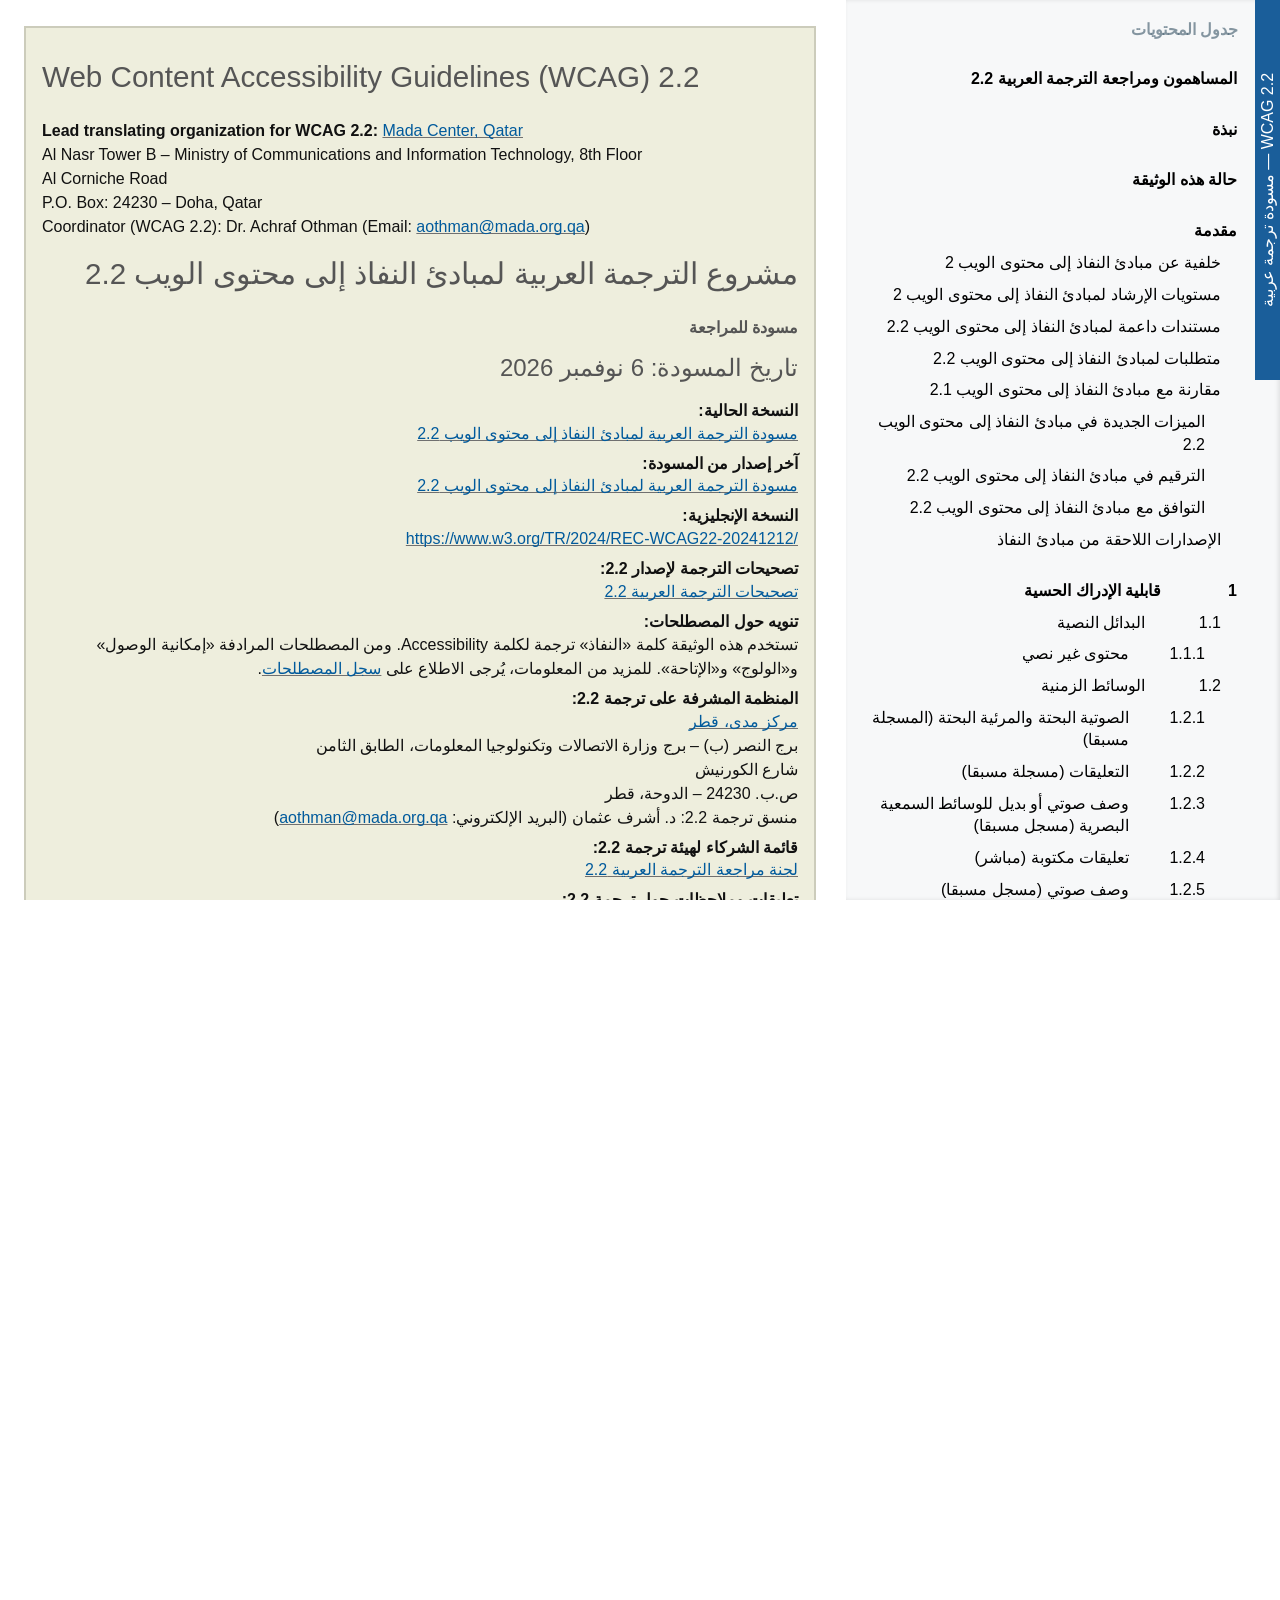
<file: wcag22-ar/index.html>
<!DOCTYPE html>
<html dir="rtl" lang="ar" xml:lang="ar" xmlns="http://www.w3.org/1999/xhtml"><head>
<meta charset="utf-8"/>
<meta content="ReSpec 35.2.0" name="generator"/>
<meta content="width=device-width, initial-scale=1, shrink-to-fit=no" name="viewport"/>
<style>
span.example-title{text-transform:none}
:is(aside,div).example,div.illegal-example{padding:.5em;margin:1em 0;position:relative;clear:both}
div.illegal-example{color:red}
div.illegal-example p{color:#000}
aside.example div.example{border-left-width:.1em;border-color:#999;background:#fff}
</style>
<style>
.issue-label{text-transform:initial}
.warning>p:first-child{margin-top:0}
.warning{padding:.5em;border-left-width:.5em;border-left-style:solid}
span.warning{padding:.1em .5em .15em}
.issue.closed span.issue-number{text-decoration:line-through}
.issue.closed span.issue-number::after{content:" (Closed)";font-size:smaller}
.warning{border-color:#f11;border-color:var(--warning-border,#f11);border-width:.2em;border-style:solid;background:#fbe9e9;background:var(--warning-bg,#fbe9e9);color:#000;color:var(--text,#000)}
.warning-title:before{content:"⚠";font-size:1.3em;float:left;padding-right:.3em;margin-top:-.3em}
li.task-list-item{list-style:none}
input.task-list-item-checkbox{margin:0 .35em .25em -1.6em;vertical-align:middle}
.issue a.respec-gh-label{padding:5px;margin:0 2px 0 2px;font-size:10px;text-transform:none;text-decoration:none;font-weight:700;border-radius:4px;position:relative;bottom:2px;border:none;display:inline-block}
</style>
<style>
dfn{cursor:pointer}
.dfn-panel{position:absolute;z-index:35;min-width:300px;max-width:500px;padding:.5em .75em;margin-top:.6em;font-family:"Helvetica Neue",sans-serif;font-size:small;background:#fff;background:var(--indextable-hover-bg,#fff);color:#000;color:var(--text,#000);box-shadow:0 1em 3em -.4em rgba(0,0,0,.3),0 0 1px 1px rgba(0,0,0,.05);box-shadow:0 1em 3em -.4em var(--tocsidebar-shadow,rgba(0,0,0,.3)),0 0 1px 1px var(--tocsidebar-shadow,rgba(0,0,0,.05));border-radius:2px}
.dfn-panel:not(.docked)>.caret{position:absolute;top:-9px}
.dfn-panel:not(.docked)>.caret::after,.dfn-panel:not(.docked)>.caret::before{content:"";position:absolute;border:10px solid transparent;border-top:0;border-bottom:10px solid #fff;border-bottom-color:var(--indextable-hover-bg,#fff);top:0}
.dfn-panel:not(.docked)>.caret::before{border-bottom:9px solid #a2a9b1;border-bottom-color:var(--indextable-hover-bg,#a2a9b1)}
.dfn-panel *{margin:0}
.dfn-panel b{display:block;color:#000;color:var(--text,#000);margin-top:.25em}
.dfn-panel ul a[href]{color:#333;color:var(--text,#333)}
.dfn-panel>div{display:flex}
.dfn-panel a.self-link{font-weight:700;margin-right:auto}
.dfn-panel .marker{padding:.1em;margin-left:.5em;border-radius:.2em;text-align:center;white-space:nowrap;font-size:90%;color:#040b1c}
.dfn-panel .marker.dfn-exported{background:#d1edfd;box-shadow:0 0 0 .125em #1ca5f940}
.dfn-panel .marker.idl-block{background:#8ccbf2;box-shadow:0 0 0 .125em #0670b161}
.dfn-panel a:not(:hover){text-decoration:none!important;border-bottom:none!important}
.dfn-panel a[href]:hover{border-bottom-width:1px}
.dfn-panel ul{padding:0}
.dfn-panel li{margin-left:1em}
.dfn-panel.docked{position:fixed;left:.5em;top:unset;bottom:2em;margin:0 auto;max-width:calc(100vw - .75em * 2 - .5em - .2em * 2);max-height:30vh;overflow:auto}
</style>
<title>مبادئ النفاذ إلى محتوى الويب (WCAG) 2.2 — مسودة ترجمة عربية</title>
<style id="respec-mainstyle">
@keyframes pop{
0%{transform:scale(1,1)}
25%{transform:scale(1.25,1.25);opacity:.75}
100%{transform:scale(1,1)}
}
a.internalDFN{color:inherit;border-bottom:1px solid #99c;text-decoration:none}
a.externalDFN{color:inherit;border-bottom:1px dotted #ccc;text-decoration:none}
a.bibref{text-decoration:none}
.respec-offending-element:target{animation:pop .25s ease-in-out 0s 1}
.respec-offending-element,a[href].respec-offending-element{text-decoration:red wavy underline}
@supports not (text-decoration:red wavy underline){
.respec-offending-element:not(pre){display:inline-block}
.respec-offending-element{background:url([data-uri]) bottom repeat-x}
}
#references :target{background:#eaf3ff;animation:pop .4s ease-in-out 0s 1}
cite .bibref{font-style:normal}
a[href].orcid{padding-left:4px;padding-right:4px}
a[href].orcid>svg{margin-bottom:-2px}
ol.tof,ul.tof{list-style:none outside none}
.caption{margin-top:.5em;font-style:italic}
#issue-summary>ul{column-count:2}
#issue-summary li{list-style:none;display:inline-block}
details.respec-tests-details{margin-left:1em;display:inline-block;vertical-align:top}
details.respec-tests-details>*{padding-right:2em}
details.respec-tests-details[open]{z-index:999999;position:absolute;border:thin solid #cad3e2;border-radius:.3em;background-color:#fff;padding-bottom:.5em}
details.respec-tests-details[open]>summary{border-bottom:thin solid #cad3e2;padding-left:1em;margin-bottom:1em;line-height:2em}
details.respec-tests-details>ul{width:100%;margin-top:-.3em}
details.respec-tests-details>li{padding-left:1em}
.self-link:hover{opacity:1;text-decoration:none;background-color:transparent}
aside.example .marker>a.self-link{color:inherit}
.header-wrapper{display:flex;align-items:baseline}
:is(h2,h3,h4,h5,h6):not(#toc>h2,#abstract>h2,#sotd>h2,.head>h2){position:relative;left:-.5em}
:is(h2,h3,h4,h5,h6):not(#toch2)+a.self-link{color:inherit;order:-1;position:relative;left:-1.1em;font-size:1rem;opacity:.5}
:is(h2,h3,h4,h5,h6)+a.self-link::before{content:"§";text-decoration:none;color:var(--heading-text)}
:is(h2,h3)+a.self-link{top:-.2em}
:is(h4,h5,h6)+a.self-link::before{color:#000}
@media (max-width:767px){
dd{margin-left:0}
}
@media print{
.removeOnSave{display:none}
}
</style>
<link href="assets/guidelines.css" rel="stylesheet" type="text/css"/>
<meta content="light" name="color-scheme"/>
<meta content="Web Content Accessibility Guidelines (WCAG) 2.2 covers a wide range of recommendations for making web content more accessible. Following these guidelines will make content more accessible to a wider range of people with disabilities, including accommodations for blindness and low vision, deafness and hearing loss, limited movement, speech disabilities, photosensitivity, and combinations of these, and some accommodation for learning disabilities and cognitive limitations; but will not address every user need for people with these disabilities. These guidelines address accessibility of web content on any kind of device (including desktops, laptops, kiosks, and mobile devices). Following these guidelines will also often make web content more usable to users in general." name="description"/>

<style>
var{position:relative;cursor:pointer}
var[data-type]::after,var[data-type]::before{position:absolute;left:50%;top:-6px;opacity:0;transition:opacity .4s;pointer-events:none}
var[data-type]::before{content:"";transform:translateX(-50%);border-width:4px 6px 0 6px;border-style:solid;border-color:transparent;border-top-color:#222}
var[data-type]::after{content:attr(data-type);transform:translateX(-50%) translateY(-100%);background:#222;text-align:center;font-family:"Dank Mono","Fira Code",monospace;font-style:normal;padding:6px;border-radius:3px;color:#daca88;text-indent:0;font-weight:400}
var[data-type]:hover::after,var[data-type]:hover::before{opacity:1}
</style>

<link href="assets/w3c-rec.css" rel="stylesheet"/><link href="assets/translation-rtl.css" rel="stylesheet"/></head>
<body class="h-entry informative translation-document" id="wcag22-ar"><div aria-labelledby="title" dir="rtl" id="document-scroll" role="region" tabindex="0"><div id="document-content"><a class="skip-link" href="#intro">انتقل إلى المحتوى</a><div aria-hidden="true" id="translation-ribbon"><span>WCAG 2.2 — مسودة ترجمة عربية</span></div><div aria-labelledby="translation-contributors-title" class="transheader translation-contributors" dir="ltr" id="translation-contributors" role="region">
<div class="translation-english" dir="ltr" lang="en">
<h1 class="transtitle">Web Content Accessibility Guidelines (WCAG) 2.2</h1>
<p><strong>Lead translating organization for WCAG 2.2:</strong> <a href="https://www.mada.org.qa">Mada Center, Qatar</a><br/>
    Al Nasr Tower B – Ministry of Communications and Information Technology, 8th Floor<br/>
    Al Corniche Road<br/>
    P.O. Box: 24230 – Doha, Qatar<br/>
    Coordinator (WCAG 2.2): Dr. Achraf Othman (Email: <a href="mailto:aothman@mada.org.qa">aothman@mada.org.qa</a>)</p>
</div>
<div class="translation-arabic" dir="rtl" lang="ar">
<h1 class="transtitle" id="translation-contributors-title">مشروع الترجمة العربية لمبادئ النفاذ إلى محتوى الويب <bdi dir="ltr">2.2</bdi></h1>
<p class="translation-draft-status">مسودة للمراجعة</p>
<h2 class="transtitle">تاريخ المسودة: <time datetime="2026-11-06">6 نوفمبر 2026</time></h2>
<dl>
<dt><strong>النسخة الحالية:</strong></dt>
<dd><a href="https://madainnovation.github.io/wcag.2.2.arabic.authorized.translation.by.mada/" id="translation-current-version">مسودة الترجمة العربية لمبادئ النفاذ إلى محتوى الويب <bdi dir="ltr">2.2</bdi></a></dd>
<dt><strong>آخر إصدار من المسودة:</strong></dt>
<dd><a href="https://madainnovation.github.io/wcag.2.2.arabic.authorized.translation.by.mada/" id="translation-latest-version">مسودة الترجمة العربية لمبادئ النفاذ إلى محتوى الويب <bdi dir="ltr">2.2</bdi></a></dd>
<dt><strong>النسخة الإنجليزية:</strong></dt>
<dd><a dir="ltr" href="https://www.w3.org/TR/2024/REC-WCAG22-20241212/" lang="en">https://www.w3.org/TR/2024/REC-WCAG22-20241212/</a></dd>
<dt><strong>تصحيحات الترجمة لإصدار <bdi dir="ltr">2.2</bdi>:</strong></dt>
<dd><a href="https://github.com/madainnovation/wcag.2.2.arabic.authorized.translation.by.mada/issues/new?template=translation-correction.yml" id="translation-errata-link">تصحيحات الترجمة العربية <bdi dir="ltr">2.2</bdi></a></dd>
<dt><strong>تنويه حول المصطلحات:</strong></dt>
<dd>تستخدم هذه الوثيقة كلمة «النفاذ» ترجمة لكلمة <bdi dir="ltr" lang="en">Accessibility</bdi>. ومن المصطلحات المرادفة «إمكانية الوصول» و«الولوج» و«الإتاحة». للمزيد من المعلومات، يُرجى الاطلاع على <a href="TERMINOLOGY.md">سجل المصطلحات</a>.</dd>
<dt id="translation-lead-label"><strong>المنظمة المشرفة على ترجمة <bdi dir="ltr">2.2</bdi>:</strong></dt>
<dd><a href="https://www.mada.org.qa">مركز مدى، قطر</a><br/>
      برج النصر (ب) – برج وزارة الاتصالات وتكنولوجيا المعلومات، الطابق الثامن<br/>
      شارع الكورنيش<br/>
      ص.ب. <bdi dir="ltr">24230</bdi> – الدوحة، قطر<br/>
      منسق ترجمة <bdi dir="ltr">2.2</bdi>: د. أشرف عثمان (البريد الإلكتروني: <a dir="ltr" href="mailto:aothman@mada.org.qa" lang="en">aothman@mada.org.qa</a>)</dd>
<dt><strong>قائمة الشركاء لهيئة ترجمة <bdi dir="ltr">2.2</bdi>:</strong></dt>
<dd><a href="https://aiaeg.mada.org.qa/%d8%a7%d9%84%d8%a3%d8%b9%d8%b6%d8%a7%d8%a1/">لجنة مراجعة الترجمة العربية <bdi dir="ltr">2.2</bdi></a></dd>
<dt><strong>تعليقات وملاحظات حول ترجمة <bdi dir="ltr">2.2</bdi>:</strong></dt>
<dd><a href="https://github.com/madainnovation/wcag.2.2.arabic.authorized.translation.by.mada/issues/new?template=translation-comment.yml" id="translation-comments-link">تعليقات الترجمة العربية <bdi dir="ltr">2.2</bdi></a></dd>
</dl>
<p>في حال وجود اختلاف، يُرجى الرجوع إلى <a href="https://www.w3.org/TR/2024/REC-WCAG22-20241212/">النسخة الإنجليزية الأصلية</a>.</p>
</div>
</div><div class="head">
<p class="logos"><a class="logo" href="https://www.w3.org/"><img alt="W3C" height="48" src="assets/logos/W3C.svg" width="72"/>
</a></p>
<h1 class="title" id="title">مبادئ النفاذ إلى محتوى الويب <bdi dir="ltr">(WCAG) 2.2</bdi></h1>
<p id="w3c-state"><span id="translation-status">مسودة الترجمة العربية</span> لـ <a href="https://www.w3.org/TR/2024/REC-WCAG22-20241212/">توصية W3C</a> الصادرة في <time datetime="2024-12-12">12 كانون الأول/ديسمبر 2024</time></p>
<details open="">
<summary>المزيد من التفاصيل حول الوثيقة الإنجليزية الأصلية</summary>
<dl>
<dt>الإصدار الإنجليزي المترجَم:</dt><dd>
<a class="u-url" dir="ltr" href="https://www.w3.org/TR/2024/REC-WCAG22-20241212/">https://www.w3.org/TR/2024/REC-WCAG22-20241212/</a>
</dd>
<dt>أحدث إصدار إنجليزي منشور:</dt><dd>
<a dir="ltr" href="https://www.w3.org/TR/WCAG22/">https://www.w3.org/TR/WCAG22/</a>
</dd>
<dt>أحدث مسودة للمحرر:</dt><dd><a dir="ltr" href="https://w3c.github.io/wcag/guidelines/22/">https://w3c.github.io/wcag/guidelines/22/</a></dd>
<dt>سجل الإصدارات:</dt><dd>
<a dir="ltr" href="https://www.w3.org/standards/history/WCAG22/">https://www.w3.org/standards/history/WCAG22/</a>
</dd><dd>
<a href="https://github.com/w3c/wcag/commits/">سجل التغييرات</a>
</dd>
<dt>تقرير التنفيذ:</dt><dd>
<a dir="ltr" href="https://www.w3.org/WAI/WCAG22/implementation-report/">https://www.w3.org/WAI/WCAG22/implementation-report/</a>
</dd>
<dt>التوصية السابقة:</dt><dd><a dir="ltr" href="https://www.w3.org/TR/WCAG21/">https://www.w3.org/TR/WCAG21/</a></dd>
<dt>محررو الأصل الإنجليزي:</dt><dd class="editor p-author h-card vcard" data-editor-id="44689" dir="ltr" lang="en">
<a class="ed_mailto u-email email p-name" href="mailto:acampbell@nomensa.com">Alastair Campbell</a> (<span class="p-org org h-org">Nomensa</span>)
  </dd><dd class="editor p-author h-card vcard" data-editor-id="104852" dir="ltr" lang="en">
<a class="ed_mailto u-email email p-name" href="mailto:charles.adams@oracle.com">Chuck Adams</a> (<span class="p-org org h-org">Oracle</span>)
  </dd><dd class="editor p-author h-card vcard" data-editor-id="90310" dir="ltr" lang="en">
<a class="ed_mailto u-email email p-name" href="mailto:rachael@accessiblecommunity.org">Rachael Bradley Montgomery</a> (<span class="p-org org h-org">Library of Congress</span>)
  </dd>
<dd class="editor p-author h-card vcard" data-editor-id="34017" dir="ltr" lang="en">
<a class="u-url url p-name fn" href="https://www.w3.org/People/cooper">Michael Cooper</a> (<span class="p-org org h-org">W3C</span>)
  </dd><dd class="editor p-author h-card vcard" data-editor-id="39770" dir="ltr" lang="en">
<span class="p-name fn">Andrew Kirkpatrick</span> (<span class="p-org org h-org">Adobe</span>)
  </dd>
<dt>التعليقات على الأصل الإنجليزي:</dt><dd>
<a href="https://github.com/w3c/wcag/">GitHub w3c/wcag</a>
        (<a href="https://github.com/w3c/wcag/pulls/">طلبات التعديل</a>,
        <a href="https://github.com/w3c/wcag/issues/new/choose">مسألة جديدة</a>,
        <a href="https://github.com/w3c/wcag/issues/">المسائل المفتوحة</a>)
      </dd>
<dt>تصحيحات الأصل الإنجليزي:</dt><dd><a href="https://www.w3.org/WAI/WCAG22/errata/">تتوفر تصحيحات</a>.</dd>
</dl>
</details>
<p>انظر أيضا <a href="https://www.w3.org/Translations/?technology=WCAG22"><strong>الترجمات</strong></a>.</p>
<p class="copyright" dir="ltr" lang="en">
<a href="https://www.w3.org/policies/#copyright">Copyright</a>
    ©
    2020-2024
    
    <a href="https://www.w3.org/">World Wide Web Consortium</a>.
    <abbr title="World Wide Web Consortium">W3C</abbr><sup>®</sup>
<a href="https://www.w3.org/policies/#Legal_Disclaimer">liability</a>,
    <a href="https://www.w3.org/policies/#W3C_Trademarks">trademark</a> and
    <a href="https://www.w3.org/copyright/document-license/" rel="license" title="W3C Document License">document use</a> rules apply.
  </p>
<hr title="فاصل نهاية الترويسة"/>
</div>
<section class="introductory" data-translation-status="revised-draft" id="abstract"><h2><span class="section-title">نبذة</span></h2><p>تغطي مبادئ النفاذ إلى محتوى الويب (WCAG) 2.2 حزمة واسعة من التوصيات الرامية إلى زيادة إمكانية النفاذ إلى محتوى شبكة الانترنت. واتباع هذه المبادئ سيسهل النفاذ إلى محتوى الويب من قبل ذوي الإعاقة على نطاق أوسع، بما فيهم ذوي الإعاقة البصرية وضعاف البصر، وفاقدي السمع، وذوي الاعاقة الحركية وإعاقات النطق ومن لهم حساسية للضوء ومن اجتمعت فيهم أكثر من واحدة من هذه الإعاقات، كما توفر بعض الدعم لذوي صعوبات التعلم ومحدودي الإدراك؛ ولكنها لا تتطرق لجميع احتياجات كل مستخدم من ذوي هذه الإعاقات. وتتناول هذه المبادئ النفاذ إلى محتوى الويب على أي نوع من الأجهزة (بما في ذلك الحواسيب المكتبية والحواسيب المحمولة والأكشاك الإلكترونية والأجهزة المحمولة). واتباع هذه المبادئ سيزيد غالبا من قابلية استخدام محتوى الويب بشكل عام.</p><p>صيغت معايير نجاح مبادئ النفاذ إلى محتوى الويب 2.2 كعبارات قابلة للقياس غير محددة تكنولوجيا. وقد أُدرجت في وثائق منفصلة إرشادات عن كيفية استيفاء معايير النجاح في التكنولوجيا الخاصة إضافة إلى معلومات عامة عن تفسير معايير النجاح. انظر على سبيل التقديم <a href="https://www.w3.org/WAI/standards-guidelines/wcag/">رؤية عامة حول مبادئ النفاذ إلى محتوى الويب</a> والربط بالوثائق الفنية والتعليمية المتعلقة بمبادئ النفاذ إلى محتوى الويب.</p><p>تعمل مبادئ النفاذ إلى محتوى الويب 2.2 على توسيع نطاق مبادئ النفاذ إلى محتوى الويب 2.1 [<a href="#bib-wcag21">WCAG21</a>]، والتي نشرت كتوصية W3C في حزيران/يونيو 2018. المحتوى الذي يتوافق مع مبادئ النفاذ إلى محتوى الويب 2.2 يتوافق أيضا مع مبادئ النفاذ إلى محتوى الويب 2.0 و2.1. ويعتزم فريق العمل أن توفر وثيقة مبادئ النفاذ إلى محتوى الويب 2.2 وسائل بديلة للتوافق فيما يتعلق بالسياسات التي تقتضي التوافق مع الوثيقة 2.0 أو 2.1. إن نشر وثيقة مبادئ النفاذ إلى محتوى الويب 2.2 لا يبطل أو يحل محل الوثيقتين 2.0 و2.1. وفي حين تظل مبادئ النفاذ إلى محتوى الويب 2.0 و2.1 توصيتين لـ W3C، تنصح W3C باستخدام مبادئ النفاذ إلى محتوى الويب 2.2 لتعزيز إمكانية تطبيق الجهود الرامية إلى النفاذ في المستقبل. كما تشجع W3C على استخدام أحدث نسخة من مبادئ النفاذ إلى محتوى الويب عند وضع أو تحديث سياسات النفاذ إلى الويب.</p></section>
<section class="introductory" data-translation-status="revised-draft" id="sotd"><h2><span class="section-title">حالة هذه الوثيقة</span></h2><p>يصف هذا القسم حالة هذه الوثيقة وقت نشرها. ويمكن الحصول على قائمة منشورات W3C الجارية وعلى آخر نسخة منقحة من هذا التقرير الفني في <a href="https://www.w3.org/TR/">فهرس تقارير W3C الفنية</a>.</p><p>للتعليق، اطرح مسألة في <a href="https://github.com/w3c/wcag/issues">مستودع W3C WCAG على GitHub</a>. وعلى الرغم من أن معايير النجاح المقترحة في هذه الوثيقة تشير إلى مسائل تتبع المناقشات، يطلب فريق العمل تقديم التعليقات العامة بوصفها مسائل جديدة، بحيث تُخصَّص مسألة لكل تعليق مستقل. ويمكن إنشاء حساب مجاني على GitHub لإرسال المسائل. وإذا تعذر إرسال المسائل عبر GitHub، يمكن إرسال بريد إلكتروني إلى <a href="mailto:public-agwg-comments@w3.org">public-agwg-comments@w3.org</a> (<a href="https://lists.w3.org/Archives/Public/public-agwg-comments/">أرشيف التعليقات</a>).</p><p>نشر <a href="https://www.w3.org/groups/wg/ag/">فريق العمل المعني بمبادئ النفاذ</a> هذه الوثيقة بوصفها توصية باستخدام <a href="https://www.w3.org/2023/Process-20231103/#recs-and-notes">مسار التوصيات</a>.</p><p>توصي W3C بنشر هذه المواصفة على نطاق واسع بوصفها معيارا للويب.</p><p><a href="https://www.w3.org/2023/Process-20231103/#RecsW3C">توصية W3C</a> هي مواصفة أقرتها W3C وأعضاؤها بعد بناء توافق واسع في الآراء، وتتضمن التزامات من أعضاء فريق العمل بترخيص تطبيقاتها دون رسوم براءات اختراع.</p><p>أُنتجت هذه الوثيقة بواسطة فريق يعمل حسب <a href="https://www.w3.org/policies/patent-policy/">سياسة براءات الاختراع لـ W3C</a>. وتحتفظ W3C <a href="https://www.w3.org/groups/wg/ag/ipr/">بقائمة عامة للإفصاحات عن براءات الاختراع</a> المقدمة فيما يتعلق بمخرجات الفريق؛ وتشمل تلك الصفحة أيضا تعليمات الإفصاح عن براءات الاختراع. وينبغي على من تكون لديه معرفة فعلية ببراءة اختراع يعتقد أنها تتضمن <a href="https://www.w3.org/policies/patent-policy/#def-essential">مطالبات أساسية</a> أن يفصح عن هذه المعلومات وفقا <a href="https://www.w3.org/policies/patent-policy/#sec-Disclosure">للمادة 6 من سياسة براءات الاختراع لـ W3C</a>.</p><p>تحكم هذه الوثيقة <a href="https://www.w3.org/2023/Process-20231103/">وثيقة إجراءات W3C المؤرخة في 3 تشرين الثاني/نوفمبر 2023</a>.</p></section><nav aria-labelledby="table-of-contents" id="toc"><h2 class="introductory" id="table-of-contents">جدول المحتويات</h2><ol class="toc"><li class="tocline"><a class="tocxref" href="#translation-contributors"><span class="toc-title">المساهمون ومراجعة الترجمة العربية 2.2</span></a></li><li class="tocline"><a class="tocxref" href="#abstract"><span class="toc-title">نبذة</span></a></li><li class="tocline"><a class="tocxref" href="#sotd"><span class="toc-title">حالة هذه الوثيقة</span></a></li><li class="tocline"><a class="tocxref" href="#intro"><span class="toc-title">مقدمة</span></a><ol class="toc"><li class="tocline"><a class="tocxref" href="#background-on-wcag-2"><span class="toc-title">خلفية عن مبادئ النفاذ إلى محتوى الويب 2</span></a></li><li class="tocline"><a class="tocxref" href="#wcag-2-layers-of-guidance"><span class="toc-title">مستويات الإرشاد لمبادئ النفاذ إلى محتوى الويب 2</span></a></li><li class="tocline"><a class="tocxref" href="#wcag-2-2-supporting-documents"><span class="toc-title">مستندات داعمة لمبادئ النفاذ إلى محتوى الويب 2.2</span></a></li><li class="tocline"><a class="tocxref" href="#requirements-for-wcag-2-2"><span class="toc-title">متطلبات لمبادئ النفاذ إلى محتوى الويب 2.2</span></a></li><li class="tocline"><a class="tocxref" href="#comparison-with-wcag-2-1"><span class="toc-title">مقارنة مع مبادئ النفاذ إلى محتوى الويب 2.1</span></a><ol class="toc"><li class="tocline"><a class="tocxref" href="#new-features-in-wcag-2-2"><span class="toc-title">الميزات الجديدة في مبادئ النفاذ إلى محتوى الويب 2.2</span></a></li><li class="tocline"><a class="tocxref" href="#numbering-in-wcag-2-2"><span class="toc-title">الترقيم في مبادئ النفاذ إلى محتوى الويب 2.2</span></a></li><li class="tocline"><a class="tocxref" href="#conformance-to-wcag-2-2"><span class="toc-title">التوافق مع مبادئ النفاذ إلى محتوى الويب 2.2</span></a></li></ol></li><li class="tocline"><a class="tocxref" href="#later-versions-of-accessibility-guidelines"><span class="toc-title">الإصدارات اللاحقة من مبادئ النفاذ</span></a></li></ol></li><li class="tocline"><a class="tocxref toc-with-number" href="#perceivable"><bdi class="secno" dir="ltr">1</bdi><span class="toc-title">قابلية الإدراك الحسية</span></a><ol class="toc"><li class="tocline"><a class="tocxref toc-with-number" href="#text-alternatives"><bdi class="secno" dir="ltr">1.1</bdi><span class="toc-title">البدائل النصية</span></a><ol class="toc"><li class="tocline"><a class="tocxref toc-with-number" href="#non-text-content"><bdi class="secno" dir="ltr">1.1.1</bdi><span class="toc-title">محتوى غير نصي</span></a></li></ol></li><li class="tocline"><a class="tocxref toc-with-number" href="#time-based-media"><bdi class="secno" dir="ltr">1.2</bdi><span class="toc-title">الوسائط الزمنية</span></a><ol class="toc"><li class="tocline"><a class="tocxref toc-with-number" href="#audio-only-and-video-only-prerecorded"><bdi class="secno" dir="ltr">1.2.1</bdi><span class="toc-title">الصوتية البحتة والمرئية البحتة (المسجلة مسبقا)</span></a></li><li class="tocline"><a class="tocxref toc-with-number" href="#captions-prerecorded"><bdi class="secno" dir="ltr">1.2.2</bdi><span class="toc-title">التعليقات (مسجلة مسبقا)</span></a></li><li class="tocline"><a class="tocxref toc-with-number" href="#audio-description-or-media-alternative-prerecorded"><bdi class="secno" dir="ltr">1.2.3</bdi><span class="toc-title">وصف صوتي أو بديل للوسائط السمعية البصرية (مسجل مسبقا)</span></a></li><li class="tocline"><a class="tocxref toc-with-number" href="#captions-live"><bdi class="secno" dir="ltr">1.2.4</bdi><span class="toc-title">تعليقات مكتوبة (مباشر)</span></a></li><li class="tocline"><a class="tocxref toc-with-number" href="#audio-description-prerecorded"><bdi class="secno" dir="ltr">1.2.5</bdi><span class="toc-title">وصف صوتي (مسجل مسبقا)</span></a></li><li class="tocline"><a class="tocxref toc-with-number" href="#sign-language-prerecorded"><bdi class="secno" dir="ltr">1.2.6</bdi><span class="toc-title">لغة الإشارة (مسجلة مسبقا)</span></a></li><li class="tocline"><a class="tocxref toc-with-number" href="#extended-audio-description-prerecorded"><bdi class="secno" dir="ltr">1.2.7</bdi><span class="toc-title">وصف صوتي إضافي (مسجل مسبقا)</span></a></li><li class="tocline"><a class="tocxref toc-with-number" href="#media-alternative-prerecorded"><bdi class="secno" dir="ltr">1.2.8</bdi><span class="toc-title">بديل لوسيط زمني (مسجل مسبقا)</span></a></li><li class="tocline"><a class="tocxref toc-with-number" href="#audio-only-live"><bdi class="secno" dir="ltr">1.2.9</bdi><span class="toc-title">صوتي فقط (مباشر)</span></a></li></ol></li><li class="tocline"><a class="tocxref toc-with-number" href="#adaptable"><bdi class="secno" dir="ltr">1.3</bdi><span class="toc-title">قابل للتكيف</span></a><ol class="toc"><li class="tocline"><a class="tocxref toc-with-number" href="#info-and-relationships"><bdi class="secno" dir="ltr">1.3.1</bdi><span class="toc-title">المعلومات والعلاقات</span></a></li><li class="tocline"><a class="tocxref toc-with-number" href="#meaningful-sequence"><bdi class="secno" dir="ltr">1.3.2</bdi><span class="toc-title">ترتيب ذو دلالة</span></a></li><li class="tocline"><a class="tocxref toc-with-number" href="#sensory-characteristics"><bdi class="secno" dir="ltr">1.3.3</bdi><span class="toc-title">الخصائص الحسية</span></a></li><li class="tocline"><a class="tocxref toc-with-number" href="#orientation"><bdi class="secno" dir="ltr">1.3.4</bdi><span class="toc-title">التوجيهي</span></a></li><li class="tocline"><a class="tocxref toc-with-number" href="#identify-input-purpose"><bdi class="secno" dir="ltr">1.3.5</bdi><span class="toc-title">تحديد الغرض من الإدخال</span></a></li><li class="tocline"><a class="tocxref toc-with-number" href="#identify-purpose"><bdi class="secno" dir="ltr">1.3.6</bdi><span class="toc-title">تحديد الغرض</span></a></li></ol></li><li class="tocline"><a class="tocxref toc-with-number" href="#distinguishable"><bdi class="secno" dir="ltr">1.4</bdi><span class="toc-title">قابلية التمييز</span></a><ol class="toc"><li class="tocline"><a class="tocxref toc-with-number" href="#use-of-color"><bdi class="secno" dir="ltr">1.4.1</bdi><span class="toc-title">استخدام اللون</span></a></li><li class="tocline"><a class="tocxref toc-with-number" href="#audio-control"><bdi class="secno" dir="ltr">1.4.2</bdi><span class="toc-title">التحكم بالصوت</span></a></li><li class="tocline"><a class="tocxref toc-with-number" href="#contrast-minimum"><bdi class="secno" dir="ltr">1.4.3</bdi><span class="toc-title">التباين (الحد الأدنى)</span></a></li><li class="tocline"><a class="tocxref toc-with-number" href="#resize-text"><bdi class="secno" dir="ltr">1.4.4</bdi><span class="toc-title">تغيير حجم النص</span></a></li><li class="tocline"><a class="tocxref toc-with-number" href="#images-of-text"><bdi class="secno" dir="ltr">1.4.5</bdi><span class="toc-title">صور النص</span></a></li><li class="tocline"><a class="tocxref toc-with-number" href="#contrast-enhanced"><bdi class="secno" dir="ltr">1.4.6</bdi><span class="toc-title">التباين (محسن)</span></a></li><li class="tocline"><a class="tocxref toc-with-number" href="#low-or-no-background-audio"><bdi class="secno" dir="ltr">1.4.7</bdi><span class="toc-title">صوت خلفية منخفض أو منعدم</span></a></li><li class="tocline"><a class="tocxref toc-with-number" href="#visual-presentation"><bdi class="secno" dir="ltr">1.4.8</bdi><span class="toc-title">التمثيل المرئي</span></a></li><li class="tocline"><a class="tocxref toc-with-number" href="#images-of-text-no-exception"><bdi class="secno" dir="ltr">1.4.9</bdi><span class="toc-title">صور النص (بدون استثناء)</span></a></li><li class="tocline"><a class="tocxref toc-with-number" href="#reflow"><bdi class="secno" dir="ltr">1.4.10</bdi><span class="toc-title">إعادة التدفق</span></a></li><li class="tocline"><a class="tocxref toc-with-number" href="#non-text-contrast"><bdi class="secno" dir="ltr">1.4.11</bdi><span class="toc-title">التباين غير النصي</span></a></li><li class="tocline"><a class="tocxref toc-with-number" href="#text-spacing"><bdi class="secno" dir="ltr">1.4.12</bdi><span class="toc-title">تباعد النص</span></a></li><li class="tocline"><a class="tocxref toc-with-number" href="#content-on-hover-or-focus"><bdi class="secno" dir="ltr">1.4.13</bdi><span class="toc-title">المحتوى عند تمرير المؤشر أو التركيز</span></a></li></ol></li></ol></li><li class="tocline"><a class="tocxref toc-with-number" href="#operable"><bdi class="secno" dir="ltr">2</bdi><span class="toc-title">عملي</span></a><ol class="toc"><li class="tocline"><a class="tocxref toc-with-number" href="#keyboard-accessible"><bdi class="secno" dir="ltr">2.1</bdi><span class="toc-title">إمكانية الوصول إلى لوحة المفاتيح</span></a><ol class="toc"><li class="tocline"><a class="tocxref toc-with-number" href="#keyboard"><bdi class="secno" dir="ltr">2.1.1</bdi><span class="toc-title">لوحة المفاتيح</span></a></li><li class="tocline"><a class="tocxref toc-with-number" href="#no-keyboard-trap"><bdi class="secno" dir="ltr">2.1.2</bdi><span class="toc-title">التنقل من خلال لوحة المفاتيح دون عوائق</span></a></li><li class="tocline"><a class="tocxref toc-with-number" href="#keyboard-no-exception"><bdi class="secno" dir="ltr">2.1.3</bdi><span class="toc-title">لوحة المفاتيح (بدون استثناء)</span></a></li><li class="tocline"><a class="tocxref toc-with-number" href="#character-key-shortcuts"><bdi class="secno" dir="ltr">2.1.4</bdi><span class="toc-title">اختصارات مفتاح الأحرف</span></a></li></ol></li><li class="tocline"><a class="tocxref toc-with-number" href="#enough-time"><bdi class="secno" dir="ltr">2.2</bdi><span class="toc-title">الوقت الكافي</span></a><ol class="toc"><li class="tocline"><a class="tocxref toc-with-number" href="#timing-adjustable"><bdi class="secno" dir="ltr">2.2.1</bdi><span class="toc-title">التوقيت القابل للتعديل</span></a></li><li class="tocline"><a class="tocxref toc-with-number" href="#pause-stop-hide"><bdi class="secno" dir="ltr">2.2.2</bdi><span class="toc-title">إيقاف مؤقت، التوقف، إخفاء</span></a></li><li class="tocline"><a class="tocxref toc-with-number" href="#no-timing"><bdi class="secno" dir="ltr">2.2.3</bdi><span class="toc-title">بدون توقيت</span></a></li><li class="tocline"><a class="tocxref toc-with-number" href="#interruptions"><bdi class="secno" dir="ltr">2.2.4</bdi><span class="toc-title">العوائق</span></a></li><li class="tocline"><a class="tocxref toc-with-number" href="#re-authenticating"><bdi class="secno" dir="ltr">2.2.5</bdi><span class="toc-title">إعادة تسجيل الدخول</span></a></li><li class="tocline"><a class="tocxref toc-with-number" href="#timeouts"><bdi class="secno" dir="ltr">2.2.6</bdi><span class="toc-title">انقضاء المهلة المحددة</span></a></li></ol></li><li class="tocline"><a class="tocxref toc-with-number" href="#seizures-and-physical-reactions"><bdi class="secno" dir="ltr">2.3</bdi><span class="toc-title">النوبات ورُدود الفعل الجسدية</span></a><ol class="toc"><li class="tocline"><a class="tocxref toc-with-number" href="#three-flashes-or-below-threshold"><bdi class="secno" dir="ltr">2.3.1</bdi><span class="toc-title">ثلاث ومضات أو أقل من القيمة المعيارية</span></a></li><li class="tocline"><a class="tocxref toc-with-number" href="#three-flashes"><bdi class="secno" dir="ltr">2.3.2</bdi><span class="toc-title">ثلاث ومضات</span></a></li><li class="tocline"><a class="tocxref toc-with-number" href="#animation-from-interactions"><bdi class="secno" dir="ltr">2.3.3</bdi><span class="toc-title">الحركات عند التفاعلات</span></a></li></ol></li><li class="tocline"><a class="tocxref toc-with-number" href="#navigable"><bdi class="secno" dir="ltr">2.4</bdi><span class="toc-title">القدرة على التصفح</span></a><ol class="toc"><li class="tocline"><a class="tocxref toc-with-number" href="#bypass-blocks"><bdi class="secno" dir="ltr">2.4.1</bdi><span class="toc-title">تجاوز مقاطع من المحتوى</span></a></li><li class="tocline"><a class="tocxref toc-with-number" href="#page-titled"><bdi class="secno" dir="ltr">2.4.2</bdi><span class="toc-title">الصفحةالمعنونة</span></a></li><li class="tocline"><a class="tocxref toc-with-number" href="#focus-order"><bdi class="secno" dir="ltr">2.4.3</bdi><span class="toc-title">مسار المؤشر</span></a></li><li class="tocline"><a class="tocxref toc-with-number" href="#link-purpose-in-context"><bdi class="secno" dir="ltr">2.4.4</bdi><span class="toc-title">الغرض من الرابط (في السياق)</span></a></li><li class="tocline"><a class="tocxref toc-with-number" href="#multiple-ways"><bdi class="secno" dir="ltr">2.4.5</bdi><span class="toc-title">تعدد الطرق</span></a></li><li class="tocline"><a class="tocxref toc-with-number" href="#headings-and-labels"><bdi class="secno" dir="ltr">2.4.6</bdi><span class="toc-title">العناوين والتسميات</span></a></li><li class="tocline"><a class="tocxref toc-with-number" href="#focus-visible"><bdi class="secno" dir="ltr">2.4.7</bdi><span class="toc-title">ظهور المؤشر</span></a></li><li class="tocline"><a class="tocxref toc-with-number" href="#location"><bdi class="secno" dir="ltr">2.4.8</bdi><span class="toc-title">تحديد الموضع</span></a></li><li class="tocline"><a class="tocxref toc-with-number" href="#link-purpose-link-only"><bdi class="secno" dir="ltr">2.4.9</bdi><span class="toc-title">الغرض من الرابط (الرابط فقط)</span></a></li><li class="tocline"><a class="tocxref toc-with-number" href="#section-headings"><bdi class="secno" dir="ltr">2.4.10</bdi><span class="toc-title">عناوين الأقسام</span></a></li><li class="tocline"><a class="tocxref toc-with-number" href="#focus-not-obscured-minimum"><bdi class="secno" dir="ltr">2.4.11</bdi><span class="toc-title">عدم حجب التركيز (الحد الأدنى)</span></a></li><li class="tocline"><a class="tocxref toc-with-number" href="#focus-not-obscured-enhanced"><bdi class="secno" dir="ltr">2.4.12</bdi><span class="toc-title">عدم حجب التركيز (محسن)</span></a></li><li class="tocline"><a class="tocxref toc-with-number" href="#focus-appearance"><bdi class="secno" dir="ltr">2.4.13</bdi><span class="toc-title">مظهر التركيز</span></a></li></ol></li><li class="tocline"><a class="tocxref toc-with-number" href="#input-modalities"><bdi class="secno" dir="ltr">2.5</bdi><span class="toc-title">بدائل الإدخال</span></a><ol class="toc"><li class="tocline"><a class="tocxref toc-with-number" href="#pointer-gestures"><bdi class="secno" dir="ltr">2.5.1</bdi><span class="toc-title">إيماءات المؤشر</span></a></li><li class="tocline"><a class="tocxref toc-with-number" href="#pointer-cancellation"><bdi class="secno" dir="ltr">2.5.2</bdi><span class="toc-title">إلغاء النقر</span></a></li><li class="tocline"><a class="tocxref toc-with-number" href="#label-in-name"><bdi class="secno" dir="ltr">2.5.3</bdi><span class="toc-title">التسمية في الاسم</span></a></li><li class="tocline"><a class="tocxref toc-with-number" href="#motion-actuation"><bdi class="secno" dir="ltr">2.5.4</bdi><span class="toc-title">التشغيل الحركي</span></a></li><li class="tocline"><a class="tocxref toc-with-number" href="#target-size-enhanced"><bdi class="secno" dir="ltr">2.5.5</bdi><span class="toc-title">حجم هدف اللمس (محسن)</span></a></li><li class="tocline"><a class="tocxref toc-with-number" href="#concurrent-input-mechanisms"><bdi class="secno" dir="ltr">2.5.6</bdi><span class="toc-title">آليات الإدخال المتزامنة</span></a></li><li class="tocline"><a class="tocxref toc-with-number" href="#dragging-movements"><bdi class="secno" dir="ltr">2.5.7</bdi><span class="toc-title">حركات السحب</span></a></li><li class="tocline"><a class="tocxref toc-with-number" href="#target-size-minimum"><bdi class="secno" dir="ltr">2.5.8</bdi><span class="toc-title">حجم هدف اللمس (الحد الأدنى)</span></a></li></ol></li></ol></li><li class="tocline"><a class="tocxref toc-with-number" href="#understandable"><bdi class="secno" dir="ltr">3</bdi><span class="toc-title">سهل الفهم</span></a><ol class="toc"><li class="tocline"><a class="tocxref toc-with-number" href="#readable"><bdi class="secno" dir="ltr">3.1</bdi><span class="toc-title">قابل للقراءة</span></a><ol class="toc"><li class="tocline"><a class="tocxref toc-with-number" href="#language-of-page"><bdi class="secno" dir="ltr">3.1.1</bdi><span class="toc-title">لغة الصفحة</span></a></li><li class="tocline"><a class="tocxref toc-with-number" href="#language-of-parts"><bdi class="secno" dir="ltr">3.1.2</bdi><span class="toc-title">لغة الأجزاء</span></a></li><li class="tocline"><a class="tocxref toc-with-number" href="#unusual-words"><bdi class="secno" dir="ltr">3.1.3</bdi><span class="toc-title">الكلمات النادرة</span></a></li><li class="tocline"><a class="tocxref toc-with-number" href="#abbreviations"><bdi class="secno" dir="ltr">3.1.4</bdi><span class="toc-title">الاختصارات</span></a></li><li class="tocline"><a class="tocxref toc-with-number" href="#reading-level"><bdi class="secno" dir="ltr">3.1.5</bdi><span class="toc-title">مستوى القراءة</span></a></li><li class="tocline"><a class="tocxref toc-with-number" href="#pronunciation"><bdi class="secno" dir="ltr">3.1.6</bdi><span class="toc-title">النطق</span></a></li></ol></li><li class="tocline"><a class="tocxref toc-with-number" href="#predictable"><bdi class="secno" dir="ltr">3.2</bdi><span class="toc-title">قابل للتنبؤ</span></a><ol class="toc"><li class="tocline"><a class="tocxref toc-with-number" href="#on-focus"><bdi class="secno" dir="ltr">3.2.1</bdi><span class="toc-title">عند التركيز</span></a></li><li class="tocline"><a class="tocxref toc-with-number" href="#on-input"><bdi class="secno" dir="ltr">3.2.2</bdi><span class="toc-title">عند الإدخال</span></a></li><li class="tocline"><a class="tocxref toc-with-number" href="#consistent-navigation"><bdi class="secno" dir="ltr">3.2.3</bdi><span class="toc-title">التصفح الثابت</span></a></li><li class="tocline"><a class="tocxref toc-with-number" href="#consistent-identification"><bdi class="secno" dir="ltr">3.2.4</bdi><span class="toc-title">التعريف الثابت</span></a></li><li class="tocline"><a class="tocxref toc-with-number" href="#change-on-request"><bdi class="secno" dir="ltr">3.2.5</bdi><span class="toc-title">التغيير عند الطلب</span></a></li><li class="tocline"><a class="tocxref toc-with-number" href="#consistent-help"><bdi class="secno" dir="ltr">3.2.6</bdi><span class="toc-title">مساعدة متسقة</span></a></li></ol></li><li class="tocline"><a class="tocxref toc-with-number" href="#input-assistance"><bdi class="secno" dir="ltr">3.3</bdi><span class="toc-title">مساعدة في الإدخال</span></a><ol class="toc"><li class="tocline"><a class="tocxref toc-with-number" href="#error-identification"><bdi class="secno" dir="ltr">3.3.1</bdi><span class="toc-title">اكتشاف الخطأ</span></a></li><li class="tocline"><a class="tocxref toc-with-number" href="#labels-or-instructions"><bdi class="secno" dir="ltr">3.3.2</bdi><span class="toc-title">التسميات والتعليمات</span></a></li><li class="tocline"><a class="tocxref toc-with-number" href="#error-suggestion"><bdi class="secno" dir="ltr">3.3.3</bdi><span class="toc-title">مقترحات إصلاح الخطأ</span></a></li><li class="tocline"><a class="tocxref toc-with-number" href="#error-prevention-legal-financial-data"><bdi class="secno" dir="ltr">3.3.4</bdi><span class="toc-title">تفادي الأخطاء (القانونية، المالية، البيانية)</span></a></li><li class="tocline"><a class="tocxref toc-with-number" href="#help"><bdi class="secno" dir="ltr">3.3.5</bdi><span class="toc-title">المساعدة</span></a></li><li class="tocline"><a class="tocxref toc-with-number" href="#error-prevention-all"><bdi class="secno" dir="ltr">3.3.6</bdi><span class="toc-title">تفادي الأخطاء (الكل)</span></a></li><li class="tocline"><a class="tocxref toc-with-number" href="#redundant-entry"><bdi class="secno" dir="ltr">3.3.7</bdi><span class="toc-title">الإدخال المتكرر</span></a></li><li class="tocline"><a class="tocxref toc-with-number" href="#accessible-authentication-minimum"><bdi class="secno" dir="ltr">3.3.8</bdi><span class="toc-title">المصادقة القابلة للنفاذ (الحد الأدنى)</span></a></li><li class="tocline"><a class="tocxref toc-with-number" href="#accessible-authentication-enhanced"><bdi class="secno" dir="ltr">3.3.9</bdi><span class="toc-title">المصادقة القابلة للنفاذ (محسن)</span></a></li></ol></li></ol></li><li class="tocline"><a class="tocxref toc-with-number" href="#robust"><bdi class="secno" dir="ltr">4</bdi><span class="toc-title">المتانة</span></a><ol class="toc"><li class="tocline"><a class="tocxref toc-with-number" href="#compatible"><bdi class="secno" dir="ltr">4.1</bdi><span class="toc-title">متوافق</span></a><ol class="toc"><li class="tocline"><a class="tocxref toc-with-number" href="#parsing"><bdi class="secno" dir="ltr">4.1.1</bdi><span class="toc-title">التحليل البنائي (متقادم ومحذوف)</span></a></li><li class="tocline"><a class="tocxref toc-with-number" href="#name-role-value"><bdi class="secno" dir="ltr">4.1.2</bdi><span class="toc-title">الاسم والدور والقيمة</span></a></li><li class="tocline"><a class="tocxref toc-with-number" href="#status-messages"><bdi class="secno" dir="ltr">4.1.3</bdi><span class="toc-title">رسائل الحالة</span></a></li></ol></li></ol></li><li class="tocline"><a class="tocxref toc-with-number" href="#conformance"><bdi class="secno" dir="ltr">5</bdi><span class="toc-title">التطابق</span></a><ol class="toc"><li class="tocline"><a class="tocxref toc-with-number" href="#interpreting-normative-requirements"><bdi class="secno" dir="ltr">5.1</bdi><span class="toc-title">تفسير المتطلبات المعيارية</span></a></li><li class="tocline"><a class="tocxref toc-with-number" href="#conformance-reqs"><bdi class="secno" dir="ltr">5.2</bdi><span class="toc-title">متطلبات التطابق</span></a><ol class="toc"><li class="tocline"><a class="tocxref toc-with-number" href="#cc1"><bdi class="secno" dir="ltr">5.2.1</bdi><span class="toc-title">مستوى التطابق</span></a></li><li class="tocline"><a class="tocxref toc-with-number" href="#cc2"><bdi class="secno" dir="ltr">5.2.2</bdi><span class="toc-title">الصفحات كاملة</span></a></li><li class="tocline"><a class="tocxref toc-with-number" href="#cc3"><bdi class="secno" dir="ltr">5.2.3</bdi><span class="toc-title">العمليات الكاملة</span></a></li><li class="tocline"><a class="tocxref toc-with-number" href="#cc4"><bdi class="secno" dir="ltr">5.2.4</bdi><span class="toc-title">استخدام محدد لطرق التكنولوجيات المتوافقة مع إمكانية النفاذ المدعمة فقط</span></a></li><li class="tocline"><a class="tocxref toc-with-number" href="#cc5"><bdi class="secno" dir="ltr">5.2.5</bdi><span class="toc-title">عدم العرقلة</span></a></li></ol></li><li class="tocline"><a class="tocxref toc-with-number" href="#conformance-claims"><bdi class="secno" dir="ltr">5.3</bdi><span class="toc-title">طلبات التطابق (اختياري)</span></a><ol class="toc"><li class="tocline"><a class="tocxref toc-with-number" href="#conformance-required"><bdi class="secno" dir="ltr">5.3.1</bdi><span class="toc-title">المكونات المطلوبة في إعلان التوافق</span></a></li><li class="tocline"><a class="tocxref toc-with-number" href="#conformance-optional"><bdi class="secno" dir="ltr">5.3.2</bdi><span class="toc-title">العناصر الاختيارية لطلبات التطابق</span></a></li></ol></li><li class="tocline"><a class="tocxref toc-with-number" href="#conformance-partial"><bdi class="secno" dir="ltr">5.4</bdi><span class="toc-title">بيان التطابق الجزئي - محتوى الطرف الثالث</span></a></li><li class="tocline"><a class="tocxref toc-with-number" href="#conformance-partial-lang"><bdi class="secno" dir="ltr">5.5</bdi><span class="toc-title">بيان التطابق الجزئي - اللغة</span></a></li><li class="tocline"><a class="tocxref toc-with-number" href="#privacy-summary"><bdi class="secno" dir="ltr">5.6</bdi><span class="toc-title">اعتبارات الخصوصية</span></a></li><li class="tocline"><a class="tocxref toc-with-number" href="#security-summary"><bdi class="secno" dir="ltr">5.7</bdi><span class="toc-title">اعتبارات الأمن</span></a></li></ol></li><li class="tocline"><a class="tocxref toc-with-number" href="#glossary"><bdi class="secno" dir="ltr">6</bdi><span class="toc-title">قاموس المصطلحات</span></a></li><li class="tocline"><a class="tocxref toc-with-number" href="#input-purposes"><bdi class="secno" dir="ltr">7</bdi><span class="toc-title">أغراض الإدخال لعناصر واجهة المستخدِم</span></a></li><li class="tocline"><a class="tocxref toc-with-number" href="#changelog"><bdi class="secno" dir="rtl">أ</bdi><span class="toc-title">سجل التغييرات</span></a></li><li class="tocline"><a class="tocxref toc-with-number" href="#acknowledgements"><bdi class="secno" dir="rtl">ب</bdi><span class="toc-title">الشكر والتقدير</span></a><ol class="toc"><li class="tocline"><a class="tocxref toc-with-number" href="#ack_participants-active"><bdi class="secno" dir="rtl">ب.1</bdi><span class="toc-title">المشاركون من فريق عمل مبادئ النفاذ AG في تطوير هذه الوثيقة:</span></a></li><li class="tocline"><a class="tocxref toc-with-number" href="#ack_participants-previous"><bdi class="secno" dir="rtl">ب.2</bdi><span class="toc-title">مشاركون آخرون من فريق عمل مبادئ النفاذ إلى محتوى الويب ومساهمون آخرون في مبادئ النفاذ إلى محتوى الويب 2.0 و مبادئ النفاذ إلى محتوى الويب 2.1، أو الموارد الداعمة</span></a></li><li class="tocline"><a class="tocxref toc-with-number" href="#enabling-funders"><bdi class="secno" dir="rtl">ب.3</bdi><span class="toc-title">تمكين الممولين</span></a></li></ol></li><li class="tocline"><a class="tocxref toc-with-number" href="#references"><bdi class="secno" dir="rtl">ج</bdi><span class="toc-title">المراجِع</span></a><ol class="toc"><li class="tocline"><a class="tocxref toc-with-number" href="#informative-references"><bdi class="secno" dir="rtl">ج.1</bdi><span class="toc-title">المراجع الإفادية</span></a></li></ol></li></ol></nav>
<section class="informative introductory" data-translation-status="inherited-2.1" id="intro"><div class="header-wrapper"><h2 id="introduction"><span class="section-title">مقدمة</span></h2><a aria-label="رابط دائم إلى مقدمة" class="self-link" href="#intro"></a></div><p> <em>هذا القسم غير معياري.</em> </p><section data-translation-status="revised-draft" id="background-on-wcag-2"><div class="header-wrapper"><h3 id="background-on-wcag-2-0"><span class="section-title">خلفية عن مبادئ النفاذ إلى محتوى الويب 2</span></h3><a aria-label="رابط دائم إلى خلفية عن مبادئ النفاذ إلى محتوى الويب 2" class="self-link" href="#background-on-wcag-2"></a></div><p>تحدد مبادئ النفاذ إلى محتوى الويب 2.2 كيفية جعل محتوى الويب سهل الوصول للأشخاص ذوي الإعاقة. يشمل النفاذ نطاقا واسعا من الإعاقات، بما فيها الإعاقات البصرية والسمعية والجسدية والكلامية والإدراكية واللغوية والتعلمية والعصبية. على الرغم من أن هذه المبادئ تغطي نطاقا واسعا من المشكلات، إلا أنها غير قادرة على تلبية احتياجات أصحاب الإعاقات المختلفة بكافة أنواعها ودرجاتها. و تجعل هذه المبادئ محتوى الويب أكثر قابلية للإستخدام من قبل المتقدمين في السن والتي تغيرت قدراتهم نتيجة للتقدم في العمر كذلك المستخدمين عموما.</p><p>تم تطوير مبادئ النفاذ إلى محتوى الويب 2.2 من خلال <a href="https://www.w3.org/WAI/standards-guidelines/w3c-process/">منهج W3C</a> بالتعاون مع الأفراد والمنظمات في جميع أنحاء العالم، بهدف توفير معيار مشترك للنفاذ إلى محتوى الويب يلبي احتياجات الأفراد والمنظمات والحكومات على الصعيد الدولي. وتستند مبادئ النفاذ إلى محتوى الويب 2.2 إلى الإصدار 2.0 [<a href="#bib-wcag20">WCAG20</a>] والإصدار 2.1 [<a href="#bib-wcag21">WCAG21</a>]، اللذين استندا بدورهما إلى الإصدار 1.0 [<a href="#bib-wai-webcontent">WAI-WEBCONTENT</a>]. وقد صُممت لتُطبَّق على نطاق واسع على تكنولوجيات الويب المختلفة حاليا ومستقبلا، ولتكون قابلة للاختبار بمزيج من الاختبارات الآلية والتقييم البشري. للاطلاع على مقدمة للمبادئ، راجع <a href="https://www.w3.org/WAI/standards-guidelines/wcag/">رؤية عامة حول مبادئ النفاذ إلى محتوى الويب</a>.</p><p>تمت مواجهة تحديات كبيرة لوضع معايير إضافية لمعالجة الإعاقات الإدراكية واللغوية والتعلمية، بما في ذلك المدة الزمنية القصيرة للتطوير وتحديات توافق الآراء حول قابلية الاختبار والتنفيذ والاعتبارات العالمية للمقترحات. وسيستمر العمل في هذا المجال للإصدارات المقبلة لمبادئ النفاذ إلى محتوى الويب. نشجع صانعي المحتوى على الرجوع إلى التوجيهات التكميلية بشأن تحسين إدماج الأشخاص ذوي الإعاقة، بما في ذلك صعوبات التعلم ومحدودي الإدراك وضعاف البصر وغيرها.</p><p>لا تتوقف القدرة على النفاذ إلى الويب على النفاذ للمحتوى فقط بل تتعداه إلى القدرة على النفاذ إلى متصفحات الويب وعلى غيرها من وسائط الاستخدام. ولأدوات التحرير كذلك دور هام في النفاذ إلى الويب. وللحصول على لمحة عامة عن كيفية تفاعل هذه العناصر فيما بينها انظر:</p><ul>
<li> <strong>
<a href="https://www.w3.org/WAI/fundamentals/components/">العناصر الأساسية للنفاذ إلى الويب</a>
</strong> </li>
<li> <strong>
<a href="https://www.w3.org/WAI/standards-guidelines/uaag/">نظرة عامة لمبادئ النفاذ إلى وكيل المستخدم (UAAG)</a>
</strong> </li>
<li> <strong>
<a href="https://www.w3.org/WAI/standards-guidelines/atag/">نظرة عامة على مبادئ النفاذ لأدوات التحرير (ATAG)</a>
</strong> </li>
</ul><p>عندما تشير هذه الوثيقة إلى مبادئ النفاذ إلى محتوى الويب 2، فإن المقصود هو أي وجميع إصدارات المبادئ التي يبدأ رقمها بالرقم 2.</p></section><section data-translation-status="revised-draft" id="wcag-2-layers-of-guidance"><div class="header-wrapper"><h3 id="wcag-2-layers-of-guidance-0"><span class="section-title">مستويات الإرشاد لمبادئ النفاذ إلى محتوى الويب 2</span></h3><a aria-label="رابط دائم إلى مستويات الإرشاد لمبادئ النفاذ إلى محتوى الويب 2" class="self-link" href="#wcag-2-layers-of-guidance"></a></div><p> إن مستخدمي مبادئ النفاذ إلى محتوى الويب من الأفراد والمنظمات تختلف على نطاق واسع، ففيهم مصممو المواقع الالكترونية، ومطوروها، وصُناع القرار السياسي، والمشترون، والمُدرسون، والطلبة. وفي سبيل الاستجابة لحاجات هذه الأطراف المتنوعة وُضعت مستويات عديدة من الارشاد تتضمن <em>مبادئ رئيسية</em> و <em>توجيهات عامة</em> و <em>معايير نجاح</em> قابلة للاختبار و <em>مجموعة من التقنيات</em> و <em>تقنيات موصى بها</em> و <em>أخطاء شائعة</em> مرفقة بأمثلة وروابط الموارد والكود المصدري. </p><ul>
<li> <p> <strong>المبادئ</strong> - أربعة مبادئ رئيسية توفر الأساس للنفاذ إلى الويب: <em>قابلية الإدراك الحسية، عملي، سهل الفهم والمتانة</em> . ألقِ نظرة على: <a href="https://www.w3.org/WAI/WCAG22/Understanding/intro#understanding-the-four-principles-of-accessibility">فهم المبادئ الأربعة للنفاذ</a> . </p> </li>
<li> <p> <strong>الإرشادات</strong> - تندرج تحت المبادئ التوجيهية. إن ثلاثة عشر توجيها تمثل قاعدة الأهداف التي ينبغي على المؤلفين أن يراعوها ليجعلوا المحتوى أيسر وصولا للمستخدمين من ذوي الإعاقات المختلفة. وإذا كانت التوجيهات غير قابلة للاختبار فإنها تُوفر الإطار والأهداف الرئيسية وتساعد بذلك المؤلفين على فهم معايير النجاح وإجراء التقنيات على نحو أفضل. </p> </li>
<li> <p> <strong>معايير النجاح</strong> - تم توفير معايير نجاح قابلة للاختبار لكل دليل لتمكين استعمال مبادئ النفاذ إلى محتوى الويب 2.2 حين تكون المتطلبات واختبارات المطابقة ضرورية، كما في مواصفات التصميم والشراء والتعديل والاتفاقات التعاقدية. من أجل تلبية الاحتياجات المختلفة للمجموعات و الحالات المختلفة، تم تحديد ثلاثة مستويات متطابقة: A (المستوى الأدنى) ، AA و AAA (المستوى الأعلى). توجد معلومات إضافية بخصوص مستويات مبادئ النفاذ إلى محتوى الويب يمكن الحصول عليها <a href="https://www.w3.org/WAI/WCAG22/Understanding/conformance#levels">لفهم مستويات المطابقة</a> . </p> </li>
<li> <p> <strong>التقنيات الكافية و المُوصى بها</strong> - لكل من <em>التوجيهات</em> و <em>معايير النجاح</em> في وثيقة مبادئ النفاذ إلى محتوى الويب 2.2 ذاتها، قدم فريق العمل وثائق تخص مجموعة واسعة من <em>التقنيات</em> . وهذه التقنيات مفيدة وتنقسم إلى نوعين: تقنيات <em>كافية</em> لتلبية معايير النجاح، وأخرى <em>مُوصى بها</em> . تتجاوز التقنيات المُوصى ما هو مطلوب من قبل معايير النجاح وتمكِن صناع المحتوى من مراعاة المبادئ على نحو أفضل. بعض التقنيات المُوصى بها تخص عوائق الوصول التي لم تتم تغطيتها من قبل معايير النجاح القابلة للاختبار. توثق كذلك الحالات التي يتم رصد الأخطاء الشائعة بها. أيضا أنظر <a href="https://www.w3.org/WAI/WCAG22/Understanding/understanding-techniques">التقنيات الكافية والموصى بها في فهم مبادئ النفاذ إلى محتوى الويب 2.2</a> . </p> </li>
</ul><p>جميع مستويات الإرشاد هذه (المبادئ والتوجيهات ومعايير النجاح والتقنيات الكافية والمُوصى بها) تعمل معا لتُسهل النفاذ إلى المحتوى. يتم تشجيع صُناع المحتوى على تطبيق جميع المستويات الممكنة، بما في ذلك التقنيات المُوصى بها، بقصد الاستجابة لاحتياجات أكبر عدد ممكن من المستخدمين.</p><p>ومن الملاحظ أن المحتوى الذي يوافق المستوى الأعلى (AAA) لن يكون نافذا للأشخاص الذين لهم جميع أنماط الإعاقات بدرجاتها المختلفة وأشكال اجتماعها، ولاسيما في المجالات الإدراكية واللغوية والتعلمية. ويُشجَّع المؤلفون على أخذ المجموعة الكاملة من التقنيات بعين الاعتبار، بما في ذلك التقنيات المُوصى بها، و<a href="https://www.w3.org/TR/coga-usable/">جعل المحتوى قابلا للاستخدام للأشخاص ذوي الإعاقات الإدراكية وصعوبات التعلم</a>، وكذلك طلب المشورة المناسبة حول أفضل الممارسات الحالية، لضمان إمكانية النفاذ إلى محتوى الويب لهذه الفئة قدر الإمكان. وقد تساعد <a href="https://www.w3.org/WAI/WCAG22/Understanding/understanding-metadata">البيانات الوصفية</a> المستخدمين في العثور على المحتوى الأنسب لاحتياجاتهم.</p></section><section data-translation-status="revised-draft" id="wcag-2-2-supporting-documents"><div class="header-wrapper"><h3 id="wcag-2-2-supporting-documents-0"><span class="section-title">مستندات داعمة لمبادئ النفاذ إلى محتوى الويب 2.2</span></h3><a aria-label="رابط دائم إلى مستندات داعمة لمبادئ النفاذ إلى محتوى الويب 2.2" class="self-link" href="#wcag-2-2-supporting-documents"></a></div><p>صُممت وثيقة مبادئ النفاذ إلى محتوى الويب 2.2 لتلبية احتياجات من يحتاجون إلى معيار فني ثابت يمكن الرجوع إليه. وتستند وثائق أخرى، تسمى المستندات الداعمة، إلى وثيقة مبادئ النفاذ إلى محتوى الويب 2.2، وتلبي أغراضا مهمة أخرى، بما في ذلك إمكانية تحديثها لوصف كيفية تطبيق المبادئ باستخدام تكنولوجيات جديدة. وتشمل المستندات الداعمة:</p><ol>
<li><a href="https://www.w3.org/WAI/WCAG22/quickref/">كيفية تلبية مبادئ النفاذ إلى محتوى الويب 2.2</a> — مرجع سريع قابل للتخصيص يتضمن جميع التوجيهات ومعايير النجاح والتقنيات التي يستخدمها المؤلفون أثناء تطوير محتوى الويب وتقييمه. ويشمل محتوى من الإصدارات 2.0 و2.1 و2.2، ويمكن تصفيته بطرق عديدة لمساعدة المؤلفين على التركيز على المحتوى ذي الصلة.</li>
<li><a href="https://www.w3.org/WAI/WCAG22/Understanding/">فهم مبادئ النفاذ إلى محتوى الويب 2.2</a> — دليل لفهم المبادئ وتنفيذها. وتوجد وثيقة «فهم» قصيرة لكل توجيه ومعيار نجاح في الإصدار 2.2، وكذلك للموضوعات الرئيسية.</li>
<li><a href="https://www.w3.org/WAI/WCAG22/Techniques/">تقنيات مبادئ النفاذ إلى محتوى الويب 2.2</a> — مجموعة من التقنيات والأخطاء الشائعة، لكل منها وثيقة منفصلة تتضمن وصفا وأمثلة وكودا واختبارات.</li>
<li><a href="https://www.w3.org/WAI/standards-guidelines/wcag/docs/">وثائق مبادئ النفاذ إلى محتوى الويب 2</a> — مقدمة موجزة للمستندات الداعمة والإرشادات الإضافية.</li>
<li>تقدم صفحة <a href="https://www.w3.org/WAI/standards-guidelines/wcag/new-in-22/">ما الجديد في مبادئ النفاذ إلى محتوى الويب 2.2</a> معايير النجاح الجديدة مع اقتباسات من شخصيات تمثل المستخدمين لتوضيح مشكلات النفاذ.</li>
</ol><p>راجع <a href="https://www.w3.org/WAI/standards-guidelines/wcag/">رؤية عامة حول مبادئ النفاذ إلى محتوى الويب</a> لوصف المواد الداعمة للإصدار 2.2، بما في ذلك الموارد التعليمية المتعلقة بمبادئ النفاذ إلى محتوى الويب 2. وترد موارد إضافية تتناول موضوعات مثل المبررات التجارية للنفاذ إلى الويب، والتخطيط للتنفيذ لتحسين النفاذ إلى المواقع الإلكترونية، وسياسات النفاذ، في <a href="https://www.w3.org/WAI/Resources/Overview">موارد مبادرة النفاذ إلى الويب (WAI)</a>.</p></section><section data-translation-status="revised-draft" id="requirements-for-wcag-2-2"><div class="header-wrapper"><h3 id="requirements-for-wcag-2-2-0"><span class="section-title">متطلبات لمبادئ النفاذ إلى محتوى الويب 2.2</span></h3><a aria-label="رابط دائم إلى متطلبات لمبادئ النفاذ إلى محتوى الويب 2.2" class="self-link" href="#requirements-for-wcag-2-2"></a></div><p>تلبي مبادئ النفاذ إلى محتوى الويب 2.2 مجموعة من <a href="https://w3c.github.io/wcag/requirements/22/">متطلبات الإصدار 2.2</a> التي ترث بدورها متطلبات الإصدارات السابقة من مبادئ النفاذ إلى محتوى الويب 2. وتحدد هذه المتطلبات الإطار العام للتوجيهات وتضمن التوافق مع الإصدارات السابقة. كما استخدم فريق العمل مجموعة أقل رسمية من معايير قبول معايير النجاح، للمساعدة في ضمان تشابه معايير النجاح في الأسلوب والجودة مع معايير الإصدار 2.0. وقد قيّدت هذه المتطلبات ما يمكن إدراجه في الإصدار 2.2. وكان هذا القيد مهما للحفاظ على طبيعته بوصفه إصدارا فرعيا من مبادئ النفاذ إلى محتوى الويب 2.</p></section><section data-translation-status="revised-draft" id="comparison-with-wcag-2-1"><div class="header-wrapper"><h3 id="comparison-with-wcag-2-1-0"><span class="section-title">مقارنة مع مبادئ النفاذ إلى محتوى الويب 2.1</span></h3><a aria-label="رابط دائم إلى مقارنة مع مبادئ النفاذ إلى محتوى الويب 2.1" class="self-link" href="#comparison-with-wcag-2-1"></a></div><p>بدأ العمل على مبادئ النفاذ إلى محتوى الويب 2.2 بهدف مواصلة عمل الإصدار 2.1: تحسين إرشادات النفاذ لثلاث مجموعات رئيسية، هي المستخدمون من ذوي الإعاقات الإدراكية أو صعوبات التعلم، والمستخدمون ضعاف البصر، والمستخدمون من ذوي الإعاقة على الأجهزة المحمولة. واقتُرحت طرق عديدة لتلبية هذه الاحتياجات وخضعت للتقييم، ثم نقّح فريق العمل مجموعة منها. وأدت المتطلبات الهيكلية الموروثة من الإصدار 2.0، ووضوح المقترحات وأثرها، والجدول الزمني، إلى مجموعة معايير النجاح النهائية المدرجة في هذا الإصدار. ويرى فريق العمل أن الإصدار 2.2 يطوّر إرشادات النفاذ إلى محتوى الويب تدريجيا في جميع هذه المجالات، لكنه يؤكد أن هذه المبادئ لا تلبي جميع احتياجات المستخدمين.</p><p>تستند مبادئ النفاذ إلى محتوى الويب 2.2 إلى الإصدار 2.1 وتتوافق معه، مما يعني أن صفحات الويب المطابقة للإصدار 2.2 توفر على الأقل مستوى النفاذ نفسه الذي توفره الصفحات المطابقة للإصدار 2.1. وأُضيفت متطلبات تستند إلى الإصدارين 2.1 و2.0. وحذف الإصدار 2.2 معيار نجاح واحدا، هو <a href="#parsing">4.1.1 التحليل البنائي</a>. ويمكن للمؤلفين الذين تقتضي السياسات منهم المطابقة مع الإصدار 2.0 أو 2.1 تحديث المحتوى إلى الإصدار 2.2، لكن قد يلزمهم الاستمرار في اختبار المعيار 4.1.1 والإبلاغ عن نتائجه. وينبغي للمؤلفين الذين يتبعون أكثر من إصدار من المبادئ مراعاة الإضافات التالية.</p><section data-translation-status="revised-draft" id="new-features-in-wcag-2-2"><div class="header-wrapper"><h4 id="new-features-in-wcag-2-2-0"><span class="section-title">الميزات الجديدة في مبادئ النفاذ إلى محتوى الويب 2.2</span></h4><a aria-label="رابط دائم إلى الميزات الجديدة في مبادئ النفاذ إلى محتوى الويب 2.2" class="self-link" href="#new-features-in-wcag-2-2"></a></div><p>توسّع مبادئ النفاذ إلى محتوى الويب 2.2 نطاق الإصدار 2.1 بإضافة معايير نجاح جديدة، وتعريفات تدعمها، وتوجيهات لتنظيم الإضافات. ويساعد هذا النهج القائم على الإضافة في توضيح أن المواقع المطابقة للإصدار 2.2 تطابق أيضا الإصدار 2.1. ويوصي فريق العمل المعني بمبادئ النفاذ بأن تعتمد المواقع الإصدار 2.2 هدفا جديدا للمطابقة، حتى إذا كانت الالتزامات الرسمية تشير إلى إصدارات سابقة، لتحسين النفاذ والاستعداد للتغييرات المستقبلية في السياسات.</p><p>معايير النجاح التالية جديدة في الإصدار 2.2:</p><ul><li><bdi dir="ltr">2.4.11</bdi> <a href="#focus-not-obscured-minimum">عدم حجب التركيز (الحد الأدنى)</a> (<bdi dir="ltr">AA</bdi>)</li><li><bdi dir="ltr">2.4.12</bdi> <a href="#focus-not-obscured-enhanced">عدم حجب التركيز (محسن)</a> (<bdi dir="ltr">AAA</bdi>)</li><li><bdi dir="ltr">2.4.13</bdi> <a href="#focus-appearance">مظهر التركيز</a> (<bdi dir="ltr">AAA</bdi>)</li><li><bdi dir="ltr">2.5.7</bdi> <a href="#dragging-movements">حركات السحب</a> (<bdi dir="ltr">AA</bdi>)</li><li><bdi dir="ltr">2.5.8</bdi> <a href="#target-size-minimum">حجم هدف اللمس (الحد الأدنى)</a> (<bdi dir="ltr">AA</bdi>)</li><li><bdi dir="ltr">3.2.6</bdi> <a href="#consistent-help">مساعدة متسقة</a> (<bdi dir="ltr">A</bdi>)</li><li><bdi dir="ltr">3.3.7</bdi> <a href="#redundant-entry">الإدخال المتكرر</a> (<bdi dir="ltr">A</bdi>)</li><li><bdi dir="ltr">3.3.8</bdi> <a href="#accessible-authentication-minimum">المصادقة القابلة للنفاذ (الحد الأدنى)</a> (<bdi dir="ltr">AA</bdi>)</li><li><bdi dir="ltr">3.3.9</bdi> <a href="#accessible-authentication-enhanced">المصادقة القابلة للنفاذ (محسن)</a> (<bdi dir="ltr">AAA</bdi>)</li></ul><p>قد تشير معايير النجاح الجديدة إلى مصطلحات جديدة أُضيفت أيضا إلى قاموس المصطلحات وتشكل جزءا من المتطلبات المعيارية لمعايير النجاح.</p><p>يقدم الإصدار 2.2 كذلك أقساما جديدة تفصّل جوانب المواصفة التي قد تؤثر في <a href="#privacy-summary">الخصوصية</a> و<a href="#security-summary">الأمن</a>.</p></section><section data-translation-status="revised-draft" id="numbering-in-wcag-2-2"><div class="header-wrapper"><h4 id="numbering-in-wcag-2-2-0"><span class="section-title">الترقيم في مبادئ النفاذ إلى محتوى الويب 2.2</span></h4><a aria-label="رابط دائم إلى الترقيم في مبادئ النفاذ إلى محتوى الويب 2.2" class="self-link" href="#numbering-in-wcag-2-2"></a></div><p>لتجنب إرباك المنفذين الذين يهمهم التوافق مع إصدارات مبادئ النفاذ إلى محتوى الويب 2 السابقة، أُلحقت معايير النجاح الجديدة في الإصدار 2.2 بنهاية مجموعة معايير النجاح ضمن التوجيه الخاص بها. ويجنب ذلك الحاجة إلى تغيير أرقام أقسام معايير النجاح السابقة، وهو ما كان سيحدث لو أُدرجت المعايير الجديدة بين المعايير القائمة في التوجيه. لكنه يعني أن معايير النجاح في كل توجيه لم تعد مجمعة بحسب مستوى المطابقة. ولا يدل ترتيب معايير النجاح ضمن كل توجيه على مستوى المطابقة؛ فمؤشر المستوى (A / AA / AAA) الوارد مع معيار النجاح نفسه هو وحده الذي يحدد ذلك. وسيوفر <a href="https://www.w3.org/WAI/WCAG22/quickref/">المرجع السريع لمبادئ النفاذ إلى محتوى الويب 2.2</a> طريقة لعرض معايير النجاح مجمعة بحسب مستوى المطابقة، إلى جانب خيارات عديدة أخرى للتصفية والترتيب.</p></section><section data-translation-status="revised-draft" id="conformance-to-wcag-2-2"><div class="header-wrapper"><h4 id="conformance-to-wcag-2-2-0"><span class="section-title">التوافق مع مبادئ النفاذ إلى محتوى الويب 2.2</span></h4><a aria-label="رابط دائم إلى التوافق مع مبادئ النفاذ إلى محتوى الويب 2.2" class="self-link" href="#conformance-to-wcag-2-2"></a></div><p>تستخدم مبادئ النفاذ إلى محتوى الويب 2.2 نموذج المطابقة نفسه المستخدم في الإصدار 2.0. ويُقصد أن تكون المواقع المطابقة للإصدار 2.2 مطابقة أيضا للإصدارين 2.0 و2.1، مما يعني أنها تلبي متطلبات أي سياسات تشير إلى الإصدار 2.0 أو 2.1، مع تلبية أفضل لاحتياجات مستخدمي الويب الحالي.</p></section></section><section data-translation-status="inherited-2.1" id="later-versions-of-accessibility-guidelines"><div class="header-wrapper"><h3 id="later-versions-of-accessibility-guidelines-0"><span class="section-title">الإصدارات اللاحقة من مبادئ النفاذ</span></h3><a aria-label="رابط دائم إلى الإصدارات اللاحقة من مبادئ النفاذ" class="self-link" href="#later-versions-of-accessibility-guidelines"></a></div><p>بالتوازي مع العمل على مبادئ النفاذ إلى محتوى الويب 2.2، يقوم فريق عمل مبادئ النفاذ إلى محتوى الويب بوضع إصدارات أخرى لمبادئ النفاذ. والنتيجة المتوقعة من هذا العمل هي إعادة بناء جوهري لمبادئ النفاذ وليس فقط إطلاق إصدار جديد لمبادئ النفاذ إلى محتوى الويب 2. ويتبع هذا العمل منهجية تصميم تركز على البحوث و على المستعملين من أجل التوصل إلى نتائج أكثر فعالية ومرونة؛ بما في ذلك أدوار مؤلف المحتوى، ودعم وكيل المستخدم، ودعم أدوات التأليف. يستغرق هذا العمل عدة أعوام، لذلك فإن مبادئ النفاذ إلى محتوى الويب 2.2 هي تدبير مؤقت يقدم دليلا محدثا للنفاذ لمحتوى الويب ليعكس تغيرات طارئة على الإصدار مبادئ النفاذ إلى محتوى الويب 2.0. ويمكن لفريق العمل أيضا أن يضع صيغا مؤقتة إضافية مع مواصلة العمل على مبادئ النفاذ إلى محتوى الويب 2.2 في مدة وجيزة بهدف توفير الدعم الإضافي أثناء الإعداد للإصدار الرئيسي. </p></section></section>
<section class="principle" data-translation-status="inherited-2.1" id="perceivable"><div class="header-wrapper"><h2 id="x1-perceivable"><bdi class="secno" dir="ltr">1</bdi> <span class="section-title">قابلية الإدراك الحسية</span></h2><a aria-label="رابط دائم إلى قابلية الإدراك الحسية" class="self-link" href="#perceivable"></a></div><p>يجب أن تعرض المعلومات و مكوّنات او عناصر المستخدِم للمستخدمين بشكل يمكن من إدراكهم حسيا دون عناء.</p><section class="guideline" data-translation-status="inherited-2.1" id="text-alternatives"><div class="header-wrapper"><h3 id="x1-1-text-alternatives"><span class="section-label">توجيه</span> <bdi class="secno" dir="ltr">1.1</bdi> <span class="section-title">البدائل النصية</span></h3><a aria-label="رابط دائم إلى البدائل النصية" class="self-link" href="#text-alternatives"></a></div><div class="doclinks"><a href="https://www.w3.org/WAI/WCAG22/Understanding/text-alternatives.html">فهم البدائل النصية (بالإنجليزية)</a> <span class="screenreader">|</span> <br/><a href="https://www.w3.org/WAI/WCAG22/quickref/#text-alternatives">كيفية تلبية البدائل النصية (بالإنجليزية)</a></div><p>توفير نص بديل لأي محتوى غير نصي. بحيث يمكن تحويل هذه البدائل إلى أشكال أخرى يحتاجها المستخدمون، مثل الطباعة بحروف كبيرة أو بطريقة برايل، أو الكلام المنطوق، أو الرموز، أو لغة مبسطة.</p><section class="guideline" data-translation-status="revised-draft" id="non-text-content"><div class="header-wrapper"><h4 id="x1-1-1-non-text-content"><span class="section-label">معيار النجاح</span> <bdi class="secno" dir="ltr">1.1.1</bdi> <span class="section-title">محتوى غير نصي</span></h4><a aria-label="رابط دائم إلى محتوى غير نصي" class="self-link" href="#non-text-content"></a></div><div class="doclinks"><a href="https://www.w3.org/WAI/WCAG22/Understanding/non-text-content.html">فهم محتوى غير نصي (بالإنجليزية)</a> <span class="screenreader">|</span> <br/><a href="https://www.w3.org/WAI/WCAG22/quickref/#non-text-content">كيفية تلبية محتوى غير نصي (بالإنجليزية)</a></div><p class="conformance-level">(مستوى <bdi dir="ltr">A</bdi>)</p><p> كل محتوى <a class="internalDFN" href="#dfn-non-text-content">غير نصِي</a> مقدم إلى المستخدم له <a class="internalDFN" href="#dfn-text-alternative">نص بديل</a> يخدم غرضا مكافئا، باستثناء الحالات المذكورة في القائمة التالية. </p><dl>
<dt>عناصر تحكم الواجهة، إدخال</dt>
<dd> <p> إذا كان المحتوى غير النصي عبارة عن عنصر تحكم أو يُمكن المستخدم من الإدخال، يكون له <a class="internalDFN" href="#dfn-name">اسم</a> يصف الغرض منه. (راجع <a href="#name-role-value">معيار النجاح 4.1.2</a> للاطلاع على شروط إضافية تتعلق بمكونات واجهة المستخدم أو بمحتوى يُمكِن المستخدم من إدخال معلومات) </p> </dd>
<dt>وسائط متزامنة</dt>
<dd> <p> إذا كان المحتوى غير النصي وسيطا مؤقتا فإن البدائل النصية يجب أن تُوفِر على الأقل تعريفا وصفيا للمحتوى غير النصي. ( <a href="#time-based-media">بالرجوع إلى  التوجيه 1.2</a> ) و من أجل شروط إضافية خاصة تتعلق بالوسائط المؤقتة </p> </dd>
<dt>اختبار</dt>
<dd> <p> إذا كان المحتوى غير النصي اختبارا أو تدريبا، لا يصلح إذا قُدِم في شكل <a class="internalDFN" href="#dfn-text">نص</a> ، فيجب أن تُوفِر البدائل النصية على الأقل تعريفا وصفيا للمحتوى غير النصي. </p> </dd>
<dt>حسية</dt>
<dd> <p> إذا كان المحتوى غير النصي يهدف بالأساس إلى إنشاء <a class="internalDFN" href="#dfn-specific-sensory-experience">تجربة حسية خاصة</a> ، فإن البدائل النصية تقدم وصفا للمحتوى غير النصي. </p> </dd>
<dt> <a class="internalDFN" href="#dfn-captcha">كبتشا CAPTCHA</a> </dt>
<dd> <p>إذا كان هدف المحتوى غير النصي التأكد من منفذ المحتوى هو شخص وليس برمجية، وبالتالي، يجب أن تتوفر نصوص بديلة تبيِن غرض المحتوى غير النصي وتصفه وأن تتوفر أشكال كابشتا CAPTCHA بديلة تستعمل صيغا بديلة لمختلف أنماط الإدراك الحسي وتُمكِن من التكيف مع الإعاقات المختلفة. </p> </dd>
<dt>الزخرفة والتنسيق والإخفاء</dt>
<dd> <p> إذا كان المحتوى غير النصي <a class="internalDFN" href="#dfn-pure-decoration">زخرفيا محضا</a> أو كان مستعملا للتنسيق البصري فحسب أو لم يكن معروضا للمستخدمين فإنه ينبغي أن يكون مبرمجا بطريقة تُمكن <a class="internalDFN" href="#dfn-assistive-technologies">التكنولوجيا المساعدة</a> من تجاهله. </p> </dd>
</dl></section></section><section class="guideline" data-translation-status="inherited-2.1" id="time-based-media"><div class="header-wrapper"><h3 id="x1-2-time-based-media"><span class="section-label">توجيه</span> <bdi class="secno" dir="ltr">1.2</bdi> <span class="section-title">الوسائط الزمنية</span></h3><a aria-label="رابط دائم إلى الوسائط الزمنية" class="self-link" href="#time-based-media"></a></div><div class="doclinks"><a href="https://www.w3.org/WAI/WCAG22/Understanding/time-based-media.html">فهم الوسائط الزمنية (بالإنجليزية)</a> <span class="screenreader">|</span> <br/><a href="https://www.w3.org/WAI/WCAG22/quickref/#time-based-media">كيفية تلبية الوسائط الزمنية (بالإنجليزية)</a></div><p>توفير بدائل لوسائل الإعلام الزمنية.</p><section class="guideline" data-translation-status="inherited-2.1" id="audio-only-and-video-only-prerecorded"><div class="header-wrapper"><h4 id="x1-2-1-audio-only-and-video-only-prerecorded"><span class="section-label">معيار النجاح</span> <bdi class="secno" dir="ltr">1.2.1</bdi> <span class="section-title">الصوتية البحتة والمرئية البحتة (المسجلة مسبقا)</span></h4><a aria-label="رابط دائم إلى الصوتية البحتة والمرئية البحتة (المسجلة مسبقا)" class="self-link" href="#audio-only-and-video-only-prerecorded"></a></div><div class="doclinks"><a href="https://www.w3.org/WAI/WCAG22/Understanding/audio-only-and-video-only-prerecorded.html">فهم الصوتية البحتة والمرئية البحتة (المسجلة مسبقا) (بالإنجليزية)</a> <span class="screenreader">|</span> <br/><a href="https://www.w3.org/WAI/WCAG22/quickref/#audio-only-and-video-only-prerecorded">كيفية تلبية الصوتية البحتة والمرئية البحتة (المسجلة مسبقا) (بالإنجليزية)</a></div><p class="conformance-level">(مستوى <bdi dir="ltr">A</bdi>)</p><p> بالنسبة للوسائط <a class="internalDFN" href="#dfn-audio-only">الصوتية البحتة</a> و <a class="internalDFN" href="#dfn-video-only">المرئية البحتة</a> <a class="internalDFN" href="#dfn-prerecorded">
                   المسجلة مسبقا

                   ، فإن التالي ينطبق عليها إلا إذا تبين بوضوح أنها </a> <a class="internalDFN" href="#dfn-media-alternative-for-text">وسائط بديلة للنص</a> : </p><dl>
<dt>مجتوى صوتي مُسجل مسبقا</dt>
<dd> <p> توفير <a class="internalDFN" href="#dfn-alternative-for-time-based-media">بديل للوسيط الزمني</a> على نحو يقدم معه معلومة مُكافئة للمحتوى الصوتي المسجل مسبقا. </p> </dd>
<dt>محتوى فيديو فقط مُسجل مسبقا</dt>
<dd> <p>توفير بديل للوسيط المؤقت أو شريط صوتي يقدمان معلومة مكافئة لمحتوى الفيديو المسجل مسبقا. </p> </dd>
</dl></section><section class="guideline" data-translation-status="inherited-2.1" id="captions-prerecorded"><div class="header-wrapper"><h4 id="x1-2-2-captions-prerecorded"><span class="section-label">معيار النجاح</span> <bdi class="secno" dir="ltr">1.2.2</bdi> <span class="section-title">التعليقات (مسجلة مسبقا)</span></h4><a aria-label="رابط دائم إلى التعليقات (مسجلة مسبقا)" class="self-link" href="#captions-prerecorded"></a></div><div class="doclinks"><a href="https://www.w3.org/WAI/WCAG22/Understanding/captions-prerecorded.html">فهم التعليقات (مسجلة مسبقا) (بالإنجليزية)</a> <span class="screenreader">|</span> <br/><a href="https://www.w3.org/WAI/WCAG22/quickref/#captions-prerecorded">كيفية تلبية التعليقات (مسجلة مسبقا) (بالإنجليزية)</a></div><p class="conformance-level">(مستوى <bdi dir="ltr">A</bdi>)</p><p> يجب أن تتوفر <a class="internalDFN" href="#dfn-captions">التعليقات</a> لكل محتوى صوتي <a class="internalDFN" href="#dfn-prerecorded">مسجل مسبقا</a> في <a class="internalDFN" href="#dfn-audio">وسيط مزامن</a> باستثناء الحالة التي يكون فيها <a class="internalDFN" href="#dfn-synchronized-media">الوسيط</a> <a class="internalDFN" href="#dfn-media-alternative-for-text">وسيطا بديلا</a> للنص ويكون منصوصا عليه بوضوح. </p></section><section class="guideline" data-translation-status="inherited-2.1" id="audio-description-or-media-alternative-prerecorded"><div class="header-wrapper"><h4 id="x1-2-3-audio-description-or-media-alternative-prerecorded"><span class="section-label">معيار النجاح</span> <bdi class="secno" dir="ltr">1.2.3</bdi> <span class="section-title">وصف صوتي أو بديل للوسائط السمعية البصرية (مسجل مسبقا)</span></h4><a aria-label="رابط دائم إلى وصف صوتي أو بديل للوسائط السمعية البصرية (مسجل مسبقا)" class="self-link" href="#audio-description-or-media-alternative-prerecorded"></a></div><div class="doclinks"><a href="https://www.w3.org/WAI/WCAG22/Understanding/audio-description-or-media-alternative-prerecorded.html">فهم وصف صوتي أو بديل للوسائط السمعية البصرية (مسجل مسبقا) (بالإنجليزية)</a> <span class="screenreader">|</span> <br/><a href="https://www.w3.org/WAI/WCAG22/quickref/#audio-description-or-media-alternative-prerecorded">كيفية تلبية وصف صوتي أو بديل للوسائط السمعية البصرية (مسجل مسبقا) (بالإنجليزية)</a></div><p class="conformance-level">(مستوى <bdi dir="ltr">A</bdi>)</p><p> يتم توفير <a class="internalDFN" href="#dfn-alternative-for-time-based-media">بديل للوسائط الزمنية</a> أو <a class="internalDFN" href="#dfn-audio-descriptions">وصف صوتي</a> لمحتوى <a class="internalDFN" href="#dfn-video">الفيديو</a> <a class="internalDFN" href="#dfn-prerecorded">المسجل مسبقا</a> لـ <a class="internalDFN" href="#dfn-synchronized-media">الوسائط المتزامنة</a> ، إلا إذا تبين بوضوح أن الوسائط هي <a class="internalDFN" href="#dfn-media-alternative-for-text">وسائط بديلة للنص</a> . </p></section><section class="guideline" data-translation-status="inherited-2.1" id="captions-live"><div class="header-wrapper"><h4 id="x1-2-4-captions-live"><span class="section-label">معيار النجاح</span> <bdi class="secno" dir="ltr">1.2.4</bdi> <span class="section-title">تعليقات مكتوبة (مباشر)</span></h4><a aria-label="رابط دائم إلى تعليقات مكتوبة (مباشر)" class="self-link" href="#captions-live"></a></div><div class="doclinks"><a href="https://www.w3.org/WAI/WCAG22/Understanding/captions-live.html">فهم تعليقات مكتوبة (مباشر) (بالإنجليزية)</a> <span class="screenreader">|</span> <br/><a href="https://www.w3.org/WAI/WCAG22/quickref/#captions-live">كيفية تلبية تعليقات مكتوبة (مباشر) (بالإنجليزية)</a></div><p class="conformance-level">(مستوى <bdi dir="ltr">AA</bdi>)</p><p> توفير <a class="internalDFN" href="#dfn-captions">تعليقات مكتوبة</a> لكل محتوى <a class="internalDFN" href="#dfn-audio">صوتي</a> <a class="internalDFN" href="#dfn-live">مباشر</a> في <a class="internalDFN" href="#dfn-synchronized-media">وسيط مزامن</a> . </p></section><section class="guideline" data-translation-status="inherited-2.1" id="audio-description-prerecorded"><div class="header-wrapper"><h4 id="x1-2-5-audio-description-prerecorded"><span class="section-label">معيار النجاح</span> <bdi class="secno" dir="ltr">1.2.5</bdi> <span class="section-title">وصف صوتي (مسجل مسبقا)</span></h4><a aria-label="رابط دائم إلى وصف صوتي (مسجل مسبقا)" class="self-link" href="#audio-description-prerecorded"></a></div><div class="doclinks"><a href="https://www.w3.org/WAI/WCAG22/Understanding/audio-description-prerecorded.html">فهم وصف صوتي (مسجل مسبقا) (بالإنجليزية)</a> <span class="screenreader">|</span> <br/><a href="https://www.w3.org/WAI/WCAG22/quickref/#audio-description-prerecorded">كيفية تلبية وصف صوتي (مسجل مسبقا) (بالإنجليزية)</a></div><p class="conformance-level">(مستوى <bdi dir="ltr">AA</bdi>)</p><p> يجب أن يتوفر <a class="internalDFN" href="#dfn-audio-descriptions">وصف صوتي</a> لكل محتوى <a class="internalDFN" href="#dfn-video">فيديو</a> <a class="internalDFN" href="#dfn-prerecorded">مسجل</a> مسبقا في <a class="internalDFN" href="#dfn-synchronized-media">وسيط مزامن</a> . </p></section><section class="guideline" data-translation-status="inherited-2.1" id="sign-language-prerecorded"><div class="header-wrapper"><h4 id="x1-2-6-sign-language-prerecorded"><span class="section-label">معيار النجاح</span> <bdi class="secno" dir="ltr">1.2.6</bdi> <span class="section-title">لغة الإشارة (مسجلة مسبقا)</span></h4><a aria-label="رابط دائم إلى لغة الإشارة (مسجلة مسبقا)" class="self-link" href="#sign-language-prerecorded"></a></div><div class="doclinks"><a href="https://www.w3.org/WAI/WCAG22/Understanding/sign-language-prerecorded.html">فهم لغة الإشارة (مسجلة مسبقا) (بالإنجليزية)</a> <span class="screenreader">|</span> <br/><a href="https://www.w3.org/WAI/WCAG22/quickref/#sign-language-prerecorded">كيفية تلبية لغة الإشارة (مسجلة مسبقا) (بالإنجليزية)</a></div><p class="conformance-level">(مستوى <bdi dir="ltr">AAA</bdi>)</p><p> توفير <a class="internalDFN" href="#dfn-sign-language-interpretation">ترجمة بلغة الإشارة</a> لكل محتوى <a class="internalDFN" href="#dfn-audio">صوتي</a> <a class="internalDFN" href="#dfn-prerecorded">مسجل</a> مسبقا في <a class="internalDFN" href="#dfn-synchronized-media">وسيط مزامن</a> . </p></section><section class="guideline" data-translation-status="inherited-2.1" id="extended-audio-description-prerecorded"><div class="header-wrapper"><h4 id="x1-2-7-extended-audio-description-prerecorded"><span class="section-label">معيار النجاح</span> <bdi class="secno" dir="ltr">1.2.7</bdi> <span class="section-title">وصف صوتي إضافي (مسجل مسبقا)</span></h4><a aria-label="رابط دائم إلى وصف صوتي إضافي (مسجل مسبقا)" class="self-link" href="#extended-audio-description-prerecorded"></a></div><div class="doclinks"><a href="https://www.w3.org/WAI/WCAG22/Understanding/extended-audio-description-prerecorded.html">فهم وصف صوتي إضافي (مسجل مسبقا) (بالإنجليزية)</a> <span class="screenreader">|</span> <br/><a href="https://www.w3.org/WAI/WCAG22/quickref/#extended-audio-description-prerecorded">كيفية تلبية وصف صوتي إضافي (مسجل مسبقا) (بالإنجليزية)</a></div><p class="conformance-level">(مستوى <bdi dir="ltr">AAA</bdi>)</p><p> يتم توفير <a class="internalDFN" href="#dfn-extended-audio-description">وصف صوتي إضافي</a> لكل محتوى <a class="internalDFN" href="#dfn-video">فيديو</a> <a class="internalDFN" href="#dfn-prerecorded">مسجل مسبقا</a> في <a class="internalDFN" href="#dfn-synchronized-media">الوسائط المتزامنة</a> عندما لا تسمح الوقفات الصوتية للفيديو بجعل <a class="internalDFN" href="#dfn-audio-descriptions">الأوصاف الصوتية</a> تنقل معنى المحتوى. </p></section><section class="guideline" data-translation-status="inherited-2.1" id="media-alternative-prerecorded"><div class="header-wrapper"><h4 id="x1-2-8-media-alternative-prerecorded"><span class="section-label">معيار النجاح</span> <bdi class="secno" dir="ltr">1.2.8</bdi> <span class="section-title">بديل لوسيط زمني (مسجل مسبقا)</span></h4><a aria-label="رابط دائم إلى بديل لوسيط زمني (مسجل مسبقا)" class="self-link" href="#media-alternative-prerecorded"></a></div><div class="doclinks"><a href="https://www.w3.org/WAI/WCAG22/Understanding/media-alternative-prerecorded.html">فهم بديل لوسيط زمني (مسجل مسبقا) (بالإنجليزية)</a> <span class="screenreader">|</span> <br/><a href="https://www.w3.org/WAI/WCAG22/quickref/#media-alternative-prerecorded">كيفية تلبية بديل لوسيط زمني (مسجل مسبقا) (بالإنجليزية)</a></div><p class="conformance-level">(مستوى <bdi dir="ltr">AAA</bdi>)</p><p>يتم توفير بدائل للوسائط الزمنية لكل الوسائط المتزامنة المسجلة مسبقا ولكل الوسائط المرئية البحتة المسجلة مسبقا. </p></section><section class="guideline" data-translation-status="inherited-2.1" id="audio-only-live"><div class="header-wrapper"><h4 id="x1-2-9-audio-only-live"><span class="section-label">معيار النجاح</span> <bdi class="secno" dir="ltr">1.2.9</bdi> <span class="section-title">صوتي فقط (مباشر)</span></h4><a aria-label="رابط دائم إلى صوتي فقط (مباشر)" class="self-link" href="#audio-only-live"></a></div><div class="doclinks"><a href="https://www.w3.org/WAI/WCAG22/Understanding/audio-only-live.html">فهم صوتي فقط (مباشر) (بالإنجليزية)</a> <span class="screenreader">|</span> <br/><a href="https://www.w3.org/WAI/WCAG22/quickref/#audio-only-live">كيفية تلبية صوتي فقط (مباشر) (بالإنجليزية)</a></div><p class="conformance-level">(مستوى <bdi dir="ltr">AAA</bdi>)</p><p>يتم توفير بديل للوسائط الزمنية بحيث يقدم معلومات مكافئة لمحتوى صوتي بحت مباشر. </p></section></section><section class="guideline" data-translation-status="inherited-2.1" id="adaptable"><div class="header-wrapper"><h3 id="x1-3-adaptable"><span class="section-label">توجيه</span> <bdi class="secno" dir="ltr">1.3</bdi> <span class="section-title">قابل للتكيف</span></h3><a aria-label="رابط دائم إلى قابل للتكيف" class="self-link" href="#adaptable"></a></div><div class="doclinks"><a href="https://www.w3.org/WAI/WCAG22/Understanding/adaptable.html">فهم قابل للتكيف (بالإنجليزية)</a> <span class="screenreader">|</span> <br/><a href="https://www.w3.org/WAI/WCAG22/quickref/#adaptable">كيفية تلبية قابل للتكيف (بالإنجليزية)</a></div><p>إنشاء محتوى يمكن أن يُقدم بطرق مختلفة (على سبيل المثال تخطيط بسيط) دون فقد أيِ معلومة أو بنية.</p><section class="guideline" data-translation-status="inherited-2.1" id="info-and-relationships"><div class="header-wrapper"><h4 id="x1-3-1-info-and-relationships"><span class="section-label">معيار النجاح</span> <bdi class="secno" dir="ltr">1.3.1</bdi> <span class="section-title">المعلومات والعلاقات</span></h4><a aria-label="رابط دائم إلى المعلومات والعلاقات" class="self-link" href="#info-and-relationships"></a></div><div class="doclinks"><a href="https://www.w3.org/WAI/WCAG22/Understanding/info-and-relationships.html">فهم المعلومات والعلاقات (بالإنجليزية)</a> <span class="screenreader">|</span> <br/><a href="https://www.w3.org/WAI/WCAG22/quickref/#info-and-relationships">كيفية تلبية المعلومات والعلاقات (بالإنجليزية)</a></div><p class="conformance-level">(مستوى <bdi dir="ltr">A</bdi>)</p><p>المعلومات والبنية والعلاقات الواردة في طريقة تقديم المحتوى يجب أن تكون محددة برمجيا أو متوفرة في النص. </p></section><section class="guideline" data-translation-status="inherited-2.1" id="meaningful-sequence"><div class="header-wrapper"><h4 id="x1-3-2-meaningful-sequence"><span class="section-label">معيار النجاح</span> <bdi class="secno" dir="ltr">1.3.2</bdi> <span class="section-title">ترتيب ذو دلالة</span></h4><a aria-label="رابط دائم إلى ترتيب ذو دلالة" class="self-link" href="#meaningful-sequence"></a></div><div class="doclinks"><a href="https://www.w3.org/WAI/WCAG22/Understanding/meaningful-sequence.html">فهم ترتيب ذو دلالة (بالإنجليزية)</a> <span class="screenreader">|</span> <br/><a href="https://www.w3.org/WAI/WCAG22/quickref/#meaningful-sequence">كيفية تلبية ترتيب ذو دلالة (بالإنجليزية)</a></div><p class="conformance-level">(مستوى <bdi dir="ltr">A</bdi>)</p><p>عندما يكون للترتيب الذي تُقدم به المعلومات في المحتوى أهمية لِفهم المحتوى، يتوفر تسلسل قراءة صحيح قابل للتحديد برمجيا. </p></section><section class="guideline" data-translation-status="inherited-2.1" id="sensory-characteristics"><div class="header-wrapper"><h4 id="x1-3-3-sensory-characteristics"><span class="section-label">معيار النجاح</span> <bdi class="secno" dir="ltr">1.3.3</bdi> <span class="section-title">الخصائص الحسية</span></h4><a aria-label="رابط دائم إلى الخصائص الحسية" class="self-link" href="#sensory-characteristics"></a></div><div class="doclinks"><a href="https://www.w3.org/WAI/WCAG22/Understanding/sensory-characteristics.html">فهم الخصائص الحسية (بالإنجليزية)</a> <span class="screenreader">|</span> <br/><a href="https://www.w3.org/WAI/WCAG22/quickref/#sensory-characteristics">كيفية تلبية الخصائص الحسية (بالإنجليزية)</a></div><p class="conformance-level">(مستوى <bdi dir="ltr">A</bdi>)</p><p>التعليمات المتوفرة لفهم وتشغيل المحتوى لا تعتمد فقط على الخصائص الحسية للعناصر مثل الشكل أو اللون أو الحجم أو الموضع أو الاتجاه أو الصوت. </p><div class="note" role="note"><div class="note-title marker" id="ar-note-1">ملاحظة</div>

<p class=""> بخصوص الشروط المتعلقة باللون راجع <a href="#distinguishable">التوجيه 1.4</a> . </p>
</div></section><section class="guideline" data-translation-status="revised-draft" id="orientation"><div class="header-wrapper"><h4 id="x1-3-4-orientation"><span class="section-label">معيار النجاح</span> <bdi class="secno" dir="ltr">1.3.4</bdi> <span class="section-title">التوجيهي</span></h4><a aria-label="رابط دائم إلى التوجيهي" class="self-link" href="#orientation"></a></div><div class="doclinks"><a href="https://www.w3.org/WAI/WCAG22/Understanding/orientation.html">فهم التوجيهي (بالإنجليزية)</a> <span class="screenreader">|</span> <br/><a href="https://www.w3.org/WAI/WCAG22/quickref/#orientation">كيفية تلبية التوجيهي (بالإنجليزية)</a></div><p class="conformance-level">(مستوى <bdi dir="ltr">AA</bdi>)</p><p>لا يقتصر عرض وتشغيل المحتوى على اتجاه واحد سواء كان عموديا أو أفقيا، إلا إذا وُجد اتجاه عرض أساسي محدد.</p><div class="note" role="note"><div class="note-title marker" id="ar-note-2">ملاحظة</div>

<p class="">من الأمثلة التي قد يكون فيها اتجاه عرض معين أساسيا: الشيك المصرفي، أو تطبيق البيانو، أو شرائح لجهاز عرض أو تلفزيون، أو محتوى واقع افتراضي لا يقتصر فيه المحتوى بالضرورة على اتجاه عرض أفقي أو عمودي.</p>
</div></section><section class="guideline" data-translation-status="inherited-2.1" id="identify-input-purpose"><div class="header-wrapper"><h4 id="x1-3-5-identify-input-purpose"><span class="section-label">معيار النجاح</span> <bdi class="secno" dir="ltr">1.3.5</bdi> <span class="section-title">تحديد الغرض من الإدخال</span></h4><a aria-label="رابط دائم إلى تحديد الغرض من الإدخال" class="self-link" href="#identify-input-purpose"></a></div><div class="doclinks"><a href="https://www.w3.org/WAI/WCAG22/Understanding/identify-input-purpose.html">فهم تحديد الغرض من الإدخال (بالإنجليزية)</a> <span class="screenreader">|</span> <br/><a href="https://www.w3.org/WAI/WCAG22/quickref/#identify-input-purpose">كيفية تلبية تحديد الغرض من الإدخال (بالإنجليزية)</a></div><p class="conformance-level">(مستوى <bdi dir="ltr">AA</bdi>)</p><p>يمكن للغرض من كل حقل إدخال يقوم بتجميع معلومات عن المستخدم أن يتم تحديده برمجيا عندما:</p><ul>
<li>• يخدم حقل الإدخال غرضا محددا في مكونات واجهة المستخدم؛ و</li>
<li>يتم برمجة المحتوى باستخدام تقنيات داعمة لتحديد المعنى المتوقع للمُدخلات.</li>
</ul></section><section class="guideline" data-translation-status="inherited-2.1" id="identify-purpose"><div class="header-wrapper"><h4 id="x1-3-6-identify-purpose"><span class="section-label">معيار النجاح</span> <bdi class="secno" dir="ltr">1.3.6</bdi> <span class="section-title">تحديد الغرض</span></h4><a aria-label="رابط دائم إلى تحديد الغرض" class="self-link" href="#identify-purpose"></a></div><div class="doclinks"><a href="https://www.w3.org/WAI/WCAG22/Understanding/identify-purpose.html">فهم تحديد الغرض (بالإنجليزية)</a> <span class="screenreader">|</span> <br/><a href="https://www.w3.org/WAI/WCAG22/quickref/#identify-purpose">كيفية تلبية تحديد الغرض (بالإنجليزية)</a></div><p class="conformance-level">(مستوى <bdi dir="ltr">AAA</bdi>)</p><p>يمكن للغرض من عناصر واجهة المستخدم والأيقونات والمناطق أن يتم تحديده برمجيا في المحتوى المنفذ باستخدام لغات الترميز.</p></section></section><section class="guideline" data-translation-status="inherited-2.1" id="distinguishable"><div class="header-wrapper"><h3 id="x1-4-distinguishable"><span class="section-label">توجيه</span> <bdi class="secno" dir="ltr">1.4</bdi> <span class="section-title">قابلية التمييز</span></h3><a aria-label="رابط دائم إلى قابلية التمييز" class="self-link" href="#distinguishable"></a></div><div class="doclinks"><a href="https://www.w3.org/WAI/WCAG22/Understanding/distinguishable.html">فهم قابلية التمييز (بالإنجليزية)</a> <span class="screenreader">|</span> <br/><a href="https://www.w3.org/WAI/WCAG22/quickref/#distinguishable">كيفية تلبية قابلية التمييز (بالإنجليزية)</a></div><p>تيسير رؤية وسماع المحتوى للمستخدمين وذلك بفصل الواجهة الأمامية عن الواجهة الخلفية.</p><section class="guideline" data-translation-status="inherited-2.1" id="use-of-color"><div class="header-wrapper"><h4 id="x1-4-1-use-of-color"><span class="section-label">معيار النجاح</span> <bdi class="secno" dir="ltr">1.4.1</bdi> <span class="section-title">استخدام اللون</span></h4><a aria-label="رابط دائم إلى استخدام اللون" class="self-link" href="#use-of-color"></a></div><div class="doclinks"><a href="https://www.w3.org/WAI/WCAG22/Understanding/use-of-color.html">فهم استخدام اللون (بالإنجليزية)</a> <span class="screenreader">|</span> <br/><a href="https://www.w3.org/WAI/WCAG22/quickref/#use-of-color">كيفية تلبية استخدام اللون (بالإنجليزية)</a></div><p class="conformance-level">(مستوى <bdi dir="ltr">A</bdi>)</p><p>لا يستعمل اللون كوسيلة وحيدة لتوفير معلومة أو التنبيه إلى حدث أو طلب إجابة أو إبراز عنصر معين. </p><div class="note" role="note"><div class="note-title marker" id="ar-note-3">ملاحظة</div>

<p class=""> معيار النجاح هذا يعالج إدراك اللون تحديدا. تُعالج أشكال إدراك أخرى في <a href="#adaptable">التوجيه 1.3</a> وهو يتضمن النفاذ برمجيا إلى اللون وطرق أخرى لِترميز العرض المرئي. </p>
</div></section><section class="guideline" data-translation-status="inherited-2.1" id="audio-control"><div class="header-wrapper"><h4 id="x1-4-2-audio-control"><span class="section-label">معيار النجاح</span> <bdi class="secno" dir="ltr">1.4.2</bdi> <span class="section-title">التحكم بالصوت</span></h4><a aria-label="رابط دائم إلى التحكم بالصوت" class="self-link" href="#audio-control"></a></div><div class="doclinks"><a href="https://www.w3.org/WAI/WCAG22/Understanding/audio-control.html">فهم التحكم بالصوت (بالإنجليزية)</a> <span class="screenreader">|</span> <br/><a href="https://www.w3.org/WAI/WCAG22/quickref/#audio-control">كيفية تلبية التحكم بالصوت (بالإنجليزية)</a></div><p class="conformance-level">(مستوى <bdi dir="ltr">A</bdi>)</p><p> إذا كان الصوت في صفحة ويب يشتغل آليا أكثر من ثلاث ثوانٍ فإنه توجد <a class="internalDFN" href="#dfn-mechanism">آلية</a> لإيقاف الصوت أو آلية للتحكم في مستوى الصوت بطريقة مستقلة عن التي يوفرها نظام تشغيل التحكم في مستوى الصوت. </p><div class="note" role="note"><div class="note-title marker" id="ar-note-4">ملاحظة</div>

<p class="">نظرا إلى أن أي محتوى لا يستجيب لِمِعيار النجاح هذا يمكن أن يتداخل مع قُدرةِ المستخدِم على استعمال الصفحة بأكملها فإنه ينبغي لكل محتوى صفحة الويب (سواء أُخِد بعين الاعتبار لتحقيق أو عدم تحقيق معايير نجاح أخرى) أن يستجيب لِمِعيار النجاح هذا. ألقِ نظرة على شرط التطابق 5: عدم التداخل. </p>
</div></section><section class="guideline" data-translation-status="inherited-2.1" id="contrast-minimum"><div class="header-wrapper"><h4 id="x1-4-3-contrast-minimum"><span class="section-label">معيار النجاح</span> <bdi class="secno" dir="ltr">1.4.3</bdi> <span class="section-title">التباين (الحد الأدنى)</span></h4><a aria-label="رابط دائم إلى التباين (الحد الأدنى)" class="self-link" href="#contrast-minimum"></a></div><div class="doclinks"><a href="https://www.w3.org/WAI/WCAG22/Understanding/contrast-minimum.html">فهم التباين (الحد الأدنى) (بالإنجليزية)</a> <span class="screenreader">|</span> <br/><a href="https://www.w3.org/WAI/WCAG22/quickref/#contrast-minimum">كيفية تلبية التباين (الحد الأدنى) (بالإنجليزية)</a></div><p class="conformance-level">(مستوى <bdi dir="ltr">AA</bdi>)</p><p> يجب ألا تقل <a class="internalDFN" href="#dfn-contrast-ratio">نسبة تباين</a> التمثيل البصري لـ <a class="internalDFN" href="#dfn-text">النص</a> أو <a class="internalDFN" href="#dfn-images-of-text">صور النص</a> عن 4.5:1، باستثناء ما يلي: </p><dl>
<dt>نص كبير الحجم</dt>
<dd> <p> إذا كان النص أو "النص على شكل صورة" ذو حجم <a class="internalDFN" href="#dfn-large-scale">كبير</a> فيجب أن تكون نِسبة التباين 3:1 على الأقل; </p> </dd>
<dt>عرضِي</dt>
<dd> <p> إذا كان النص أو "النص على شكل صورة" جزءا من <a class="internalDFN" href="#dfn-user-interface-components">مُكوِنات واجهة المستخدِم</a> غير النشيطة <a class="internalDFN" href="#dfn-pure-decoration">زخرفيا محضا</a> أو غير مرئِي لأيٍ كان أو جزءا من صورة تشتمل على محتوى دال آخر فلا يكون لهما شرط تباين. </p> </dd>
<dt>أنماط الشعار</dt>
<dd> <p>النص الذي يكون جزءا من شعار أو اسم علامة تجارية ليس له شرط تباين.</p> </dd>
</dl></section><section class="guideline" data-translation-status="inherited-2.1" id="resize-text"><div class="header-wrapper"><h4 id="x1-4-4-resize-text"><span class="section-label">معيار النجاح</span> <bdi class="secno" dir="ltr">1.4.4</bdi> <span class="section-title">تغيير حجم النص</span></h4><a aria-label="رابط دائم إلى تغيير حجم النص" class="self-link" href="#resize-text"></a></div><div class="doclinks"><a href="https://www.w3.org/WAI/WCAG22/Understanding/resize-text.html">فهم تغيير حجم النص (بالإنجليزية)</a> <span class="screenreader">|</span> <br/><a href="https://www.w3.org/WAI/WCAG22/quickref/#resize-text">كيفية تلبية تغيير حجم النص (بالإنجليزية)</a></div><p class="conformance-level">(مستوى <bdi dir="ltr">AA</bdi>)</p><p> يمكن تغيير حجم <a class="internalDFN" href="#dfn-text">النص</a> باستثناء نصوص <a class="internalDFN" href="#dfn-captions">الشرح و </a> <a class="internalDFN" href="#dfn-images-of-text">صور النصوص</a> إلى 200% دون استخدام <a class="internalDFN" href="#dfn-assistive-technologies">التقنيات المساعدة أو خسارة المحتوى أو الوظيفة.
               </a> </p></section><section class="guideline" data-translation-status="inherited-2.1" id="images-of-text"><div class="header-wrapper"><h4 id="x1-4-5-images-of-text"><span class="section-label">معيار النجاح</span> <bdi class="secno" dir="ltr">1.4.5</bdi> <span class="section-title">صور النص</span></h4><a aria-label="رابط دائم إلى صور النص" class="self-link" href="#images-of-text"></a></div><div class="doclinks"><a href="https://www.w3.org/WAI/WCAG22/Understanding/images-of-text.html">فهم صور النص (بالإنجليزية)</a> <span class="screenreader">|</span> <br/><a href="https://www.w3.org/WAI/WCAG22/quickref/#images-of-text">كيفية تلبية صور النص (بالإنجليزية)</a></div><p class="conformance-level">(مستوى <bdi dir="ltr">AA</bdi>)</p><p> يستخدم <a class="internalDFN" href="#dfn-text">النص</a> في إيصال المعلومات بدلا من <a class="internalDFN" href="#dfn-images-of-text">صور النص</a> في حال كانت التكنولوجيا المستخدمة قادرة على تحقيق التمثيل البصري، باستثناء الحالات التالية: </p><dl>
<dt>الصور القابلة للتخصيص</dt>
<dd> <p> يمكن للمستخدِم أن يستخدم <a class="internalDFN" href="#dfn-visually-customized">التخصيص البصري</a> لنص الصورة بما يلائم احتياجاته; </p> </dd>
<dt>أساسي</dt>
<dd> <p> التمثيل المحدد للنص <a class="internalDFN" href="#dfn-essential">أساسي</a> للمعلومة التي يتم إيصالها. </p> </dd>
</dl><div class="note" role="note"><div class="note-title marker" id="ar-note-5">ملاحظة</div>

<p class="">تعتبر كتابات الشعارات أساسية (النص الذي يكون جزءا من شعار أو اسم علامة تجارية).</p>
</div></section><section class="guideline" data-translation-status="inherited-2.1" id="contrast-enhanced"><div class="header-wrapper"><h4 id="x1-4-6-contrast-enhanced"><span class="section-label">معيار النجاح</span> <bdi class="secno" dir="ltr">1.4.6</bdi> <span class="section-title">التباين (محسن)</span></h4><a aria-label="رابط دائم إلى التباين (محسن)" class="self-link" href="#contrast-enhanced"></a></div><div class="doclinks"><a href="https://www.w3.org/WAI/WCAG22/Understanding/contrast-enhanced.html">فهم التباين (محسن) (بالإنجليزية)</a> <span class="screenreader">|</span> <br/><a href="https://www.w3.org/WAI/WCAG22/quickref/#contrast-enhanced">كيفية تلبية التباين (محسن) (بالإنجليزية)</a></div><p class="conformance-level">(مستوى <bdi dir="ltr">AAA</bdi>)</p><p> يجب ألا تقل <a class="internalDFN" href="#dfn-contrast-ratio">نسبة تباين</a> التمثيل البصري <a class="internalDFN" href="#dfn-text">للنص أو </a> <a class="internalDFN" href="#dfn-images-of-text">صور النص</a> عن 7:1 ، باستثناء الحالات التالية: </p><dl>
<dt>نص كبير الحجم</dt>
<dd> <p> إذا كان النص أو "النص على شكل صورة" ذو حجم <a class="internalDFN" href="#dfn-large-scale">كبير</a> فيجب أن تكون نِسبة التباين 4.5:1 على الأقل; </p> </dd>
<dt>عرضِي</dt>
<dd> <p> إذا كان النص أو "النص على شكل صورة" جزءا من <a class="internalDFN" href="#dfn-user-interface-components">مُكوِنات واجهة المستخدِم</a> غير النشيطة <a class="internalDFN" href="#dfn-pure-decoration">زخرفيا محضا</a> أو غير مرئِي لأيٍ كان أو جزءا من صورة تشتمل على محتوى دال آخر فلا يكون لهما شرط تباين. </p> </dd>
<dt>أنماط الشارات</dt>
<dd> <p>النص الذي يكون جزءا من شعار أو اسم علامة تجارية ليس له شرط تباين.</p> </dd>
</dl></section><section class="guideline" data-translation-status="inherited-2.1" id="low-or-no-background-audio"><div class="header-wrapper"><h4 id="x1-4-7-low-or-no-background-audio"><span class="section-label">معيار النجاح</span> <bdi class="secno" dir="ltr">1.4.7</bdi> <span class="section-title">صوت خلفية منخفض أو منعدم</span></h4><a aria-label="رابط دائم إلى صوت خلفية منخفض أو منعدم" class="self-link" href="#low-or-no-background-audio"></a></div><div class="doclinks"><a href="https://www.w3.org/WAI/WCAG22/Understanding/low-or-no-background-audio.html">فهم صوت خلفية منخفض أو منعدم (بالإنجليزية)</a> <span class="screenreader">|</span> <br/><a href="https://www.w3.org/WAI/WCAG22/quickref/#low-or-no-background-audio">كيفية تلبية صوت خلفية منخفض أو منعدم (بالإنجليزية)</a></div><p class="conformance-level">(مستوى <bdi dir="ltr">AAA</bdi>)</p><p> <a class="internalDFN" href="#dfn-audio-only">للمحتوى الصوتي فقط</a> <a class="internalDFN" href="#dfn-prerecorded">المسجل مسبقا</a> ، الذي (1) يحتوي كلاما أساسيا في الواجهة (2) ولا يكون <a class="internalDFN" href="#dfn-captcha">كابشتا Captcha</a> صوتية أو شارة صوتية (3) ولم يُقصد به تعبير موسيقي مثل الغناء أو الراب، يجب تحقيق على الأقل شرطٍ واحدا مما يلي: </p><dl>
<dt>انعدام الخلفية </dt>
<dd> <p>لا يتضمن المحتوى السمعي خلفية صوتية.</p> </dd>
<dt>الإيقاف</dt>
<dd> <p>يمكن توقيف / إيقاف الخلفية الصوتية.</p> </dd>
<dt>20 ديسبل</dt>
<dd> <p>يجب أن تكون الخلفية الصوتية أدنى ب 20 ديسبل من مستوى محتوى كلام الواجهة الصوتية، باستثناء أصوات عرضية تستغرق ثانية واحدة أو ثانيتين فقط. </p> <div class="note" role="note"><div class="note-title marker" id="ar-note-6">ملاحظة</div>

<p class="">حسب تعريف "الديسبل" تكون شدة صوت الخلفية الموافقة لهذا الشرط أخفض أربع مرات تقريبا من محتوى الخطاب في المستوى الظاهر. </p>
</div> </dd>
</dl></section><section class="guideline" data-translation-status="revised-draft" id="visual-presentation"><div class="header-wrapper"><h4 id="x1-4-8-visual-presentation"><span class="section-label">معيار النجاح</span> <bdi class="secno" dir="ltr">1.4.8</bdi> <span class="section-title">التمثيل المرئي</span></h4><a aria-label="رابط دائم إلى التمثيل المرئي" class="self-link" href="#visual-presentation"></a></div><div class="doclinks"><a href="https://www.w3.org/WAI/WCAG22/Understanding/visual-presentation.html">فهم التمثيل المرئي (بالإنجليزية)</a> <span class="screenreader">|</span> <br/><a href="https://www.w3.org/WAI/WCAG22/quickref/#visual-presentation">كيفية تلبية التمثيل المرئي (بالإنجليزية)</a></div><p class="conformance-level">(مستوى <bdi dir="ltr">AAA</bdi>)</p><p>للتمثيل المرئي لمقاطع من النص، توجد آلية لإنجاز ما يلي: </p><ul>
<li>يمكن للمستخدِم اختيار ألوان الواجهة وألوان الخلفية.</li>
<li>يجب ألا يتجاوز عرض النص 80 علامة أو رمزا (40 إذا كانت رموزا صينية أو يابانية أو كورية).</li>
<li>النص غير مضبوط (الهامش الأيمن لا يتماثل مع الأيسر).</li>
<li>تباعد الأسطر لا يقل عن مسافة ونصف داخل الفقرات، أما تباعد الفقرات فهو يكبُر تباعد الأسطر بمرة ونصف على الأقل.</li>
<li> يمكن تكبير حجم النص إلى غاية 200 بالمائة دون تكنولوجيا مساعدة وبطريقة لا تقتضي من المستعمِل أن يحرك النص أُفقيا لقراءة سطر كامل <a class="internalDFN" href="#dfn-on-a-full-screen-window">على نافذة في وضع ملء الشاشة</a> . </li>
</ul><div class="note" role="note"><div class="note-title marker" id="ar-note-7">ملاحظة</div><p>لا يُشترط أن يستخدم المحتوى هذه القيم. وإنما يُشترط توفر آلية تتيح للمستخدمين تغيير جوانب التمثيل هذه. ويمكن أن يوفر المتصفح أو وكيل مستخدم آخر هذه الآلية، ولا يُشترط أن يوفرها المحتوى.</p></div><div class="note" role="note"><div class="note-title marker" id="ar-note-8">ملاحظة</div><p>تستخدم أنظمة الكتابة في بعض اللغات جوانب مختلفة للتمثيل لتحسين قابلية القراءة ووضوح النص. وإذا كان نظام كتابة ما لا يستخدم جانبا من جوانب التمثيل الواردة في معيار النجاح هذا، فلا يلزم أن يستخدم المحتوى المكتوب بذلك النظام إعداد التمثيل المعني، ويمكنه المطابقة بدونه. ويُشجَّع المؤلفون على اتباع الإرشادات الخاصة بتحسين قابلية القراءة ووضوح النص في نظام الكتابة الذي يستخدمونه.</p></div></section><section class="guideline" data-translation-status="inherited-2.1" id="images-of-text-no-exception"><div class="header-wrapper"><h4 id="x1-4-9-images-of-text-no-exception"><span class="section-label">معيار النجاح</span> <bdi class="secno" dir="ltr">1.4.9</bdi> <span class="section-title">صور النص (بدون استثناء)</span></h4><a aria-label="رابط دائم إلى صور النص (بدون استثناء)" class="self-link" href="#images-of-text-no-exception"></a></div><div class="doclinks"><a href="https://www.w3.org/WAI/WCAG22/Understanding/images-of-text-no-exception.html">فهم صور النص (بدون استثناء) (بالإنجليزية)</a> <span class="screenreader">|</span> <br/><a href="https://www.w3.org/WAI/WCAG22/quickref/#images-of-text-no-exception">كيفية تلبية صور النص (بدون استثناء) (بالإنجليزية)</a></div><p class="conformance-level">(مستوى <bdi dir="ltr">AAA</bdi>)</p><p>يمكن استخدام صور النص فقط للزخرفة المحضة أو عندما يكون العرض المحدد للنص أساسيا لإيصال المعلومات. </p><div class="note" role="note"><div class="note-title marker" id="ar-note-9">ملاحظة</div>

<p class="">تعتبر كتابات الشعارات أساسية (النص الذي يكون جزءا من شعار أو اسم علامة تجارية).</p>
</div></section><section class="guideline" data-translation-status="revised-draft" id="reflow"><div class="header-wrapper"><h4 id="x1-4-10-reflow"><span class="section-label">معيار النجاح</span> <bdi class="secno" dir="ltr">1.4.10</bdi> <span class="section-title">إعادة التدفق</span></h4><a aria-label="رابط دائم إلى إعادة التدفق" class="self-link" href="#reflow"></a></div><div class="doclinks"><a href="https://www.w3.org/WAI/WCAG22/Understanding/reflow.html">فهم إعادة التدفق (بالإنجليزية)</a> <span class="screenreader">|</span> <br/><a href="https://www.w3.org/WAI/WCAG22/quickref/#reflow">كيفية تلبية إعادة التدفق (بالإنجليزية)</a></div><p class="conformance-level">(مستوى <bdi dir="ltr">AA</bdi>)</p><p>يمكن عرض المحتوى بدون فقدان أي من المعلومات أو <a class="internalDFN" href="#dfn-functionality">الوظائف</a>، وبدون الحاجة إلى التمرير في بُعدين، بالنسبة إلى:</p><ul>
<li> للمحتوى ذات تمرير عامودي في عرض يعادل 320 <a class="internalDFN" href="#dfn-css-pixels">CSS pixels</a> ; </li>
<li> للمحتوى ذات تمرير أفقي في ارتفاع يعادل 256 <a class="internalDFN" href="#dfn-css-pixels">CSS pixels</a> . </li>
</ul><p>تُستثنى من ذلك أجزاء المحتوى التي تتطلب تنسيقا ذو بعدين للاستعمال أو الفهم.</p><div class="note" role="note"><div class="note-title marker" id="ar-note-10">ملاحظة</div>

<p class="">يعادل <bdi dir="ltr">320</bdi> بكسل CSS عرضا أوليا لمنفذ العرض قدره <bdi dir="ltr">1280</bdi> بكسل CSS عند التكبير بنسبة <bdi dir="ltr">400%</bdi>. وبالنسبة إلى محتوى الويب المصمم للتمرير أفقيا (مثل النص العمودي)، يعادل <bdi dir="ltr">256</bdi> بكسل CSS ارتفاعا أوليا لمنفذ العرض قدره <bdi dir="ltr">1024</bdi> بكسل CSS عند التكبير بنسبة <bdi dir="ltr">400%</bdi>.</p>
</div><div class="note" role="note"><div class="note-title marker" id="ar-note-11">ملاحظة</div>

<p class="">من أمثلة المحتوى الذي يتطلب تنسيقا ذا بُعدين: الصور اللازمة للفهم (مثل الخرائط والرسوم البيانية)، والفيديو، والألعاب، والعروض التقديمية، وجداول البيانات (دون الخلايا الفردية)، والواجهات التي يلزم فيها إبقاء أشرطة الأدوات مرئية أثناء التعامل مع المحتوى. ويُسمح بتوفير التمرير في بُعدين لهذه الأجزاء من المحتوى.</p>
</div></section><section class="guideline" data-translation-status="inherited-2.1" id="non-text-contrast"><div class="header-wrapper"><h4 id="x1-4-11-non-text-contrast"><span class="section-label">معيار النجاح</span> <bdi class="secno" dir="ltr">1.4.11</bdi> <span class="section-title">التباين غير النصي</span></h4><a aria-label="رابط دائم إلى التباين غير النصي" class="self-link" href="#non-text-contrast"></a></div><div class="doclinks"><a href="https://www.w3.org/WAI/WCAG22/Understanding/non-text-contrast.html">فهم التباين غير النصي (بالإنجليزية)</a> <span class="screenreader">|</span> <br/><a href="https://www.w3.org/WAI/WCAG22/quickref/#non-text-contrast">كيفية تلبية التباين غير النصي (بالإنجليزية)</a></div><p class="conformance-level">(مستوى <bdi dir="ltr">AA</bdi>)</p><p>يحتوي العرض المرئي لما يلي على نسبة تباين لا تقل عن 3: 1 مقابل اللون أو الألوان المجاورة:</p><dl>
<dt>مكونات واجهة المستخدم</dt>
<dd>المعلومات المرئية اللازمة لتحديد مكونات وحالات واجهة المستخدم ، باستثناء المكونات غير النشطة أو حين يتم تحديد مظهر المكون من قبل وكيل المستخدم وليس من قبل المؤلف;</dd>
<dt>العناصر التخطيطية</dt>
<dd>أجزاء من الرسومات المطلوبة لفهم المحتوى ، إلا عندما يكون تقديم رسومات معينة ضروريا للمعلومات التي يتم عرضها.</dd>
</dl></section><section class="guideline" data-translation-status="revised-draft" id="text-spacing"><div class="header-wrapper"><h4 id="x1-4-12-text-spacing"><span class="section-label">معيار النجاح</span> <bdi class="secno" dir="ltr">1.4.12</bdi> <span class="section-title">تباعد النص</span></h4><a aria-label="رابط دائم إلى تباعد النص" class="self-link" href="#text-spacing"></a></div><div class="doclinks"><a href="https://www.w3.org/WAI/WCAG22/Understanding/text-spacing.html">فهم تباعد النص (بالإنجليزية)</a> <span class="screenreader">|</span> <br/><a href="https://www.w3.org/WAI/WCAG22/quickref/#text-spacing">كيفية تلبية تباعد النص (بالإنجليزية)</a></div><p class="conformance-level">(مستوى <bdi dir="ltr">AA</bdi>)</p><p>في المحتوى المنفذِ باستخدام لغات الترميز التي تدعم خصائص نمط النص التي تُسرد فيما يلي ، لا يحدث فقدان لمحتوى أو وظيفة من خلال تحديد الخصائص التالية مع عدم تغيير أي خاصية أخرى لأنماط النص:</p><ul>
<li>ارتفاعُ السطرِ (تباعُدُ الأسطر) 1.5 مرة حجم الخط على الأقل ؛;</li>
<li>تباعد الفقرات المتتالية ضِعف حجم الخط على الأقل ؛;</li>
<li>تباعُدُ الأحرُفِ (المتتابعة) 0.12 ضعف حجم الخط على الأقل ؛;</li>
<li>تباعد الكلمات يصل إلى 0.16 مرة على الأقل من حجم الخط.</li>
</ul><p>استثناء: يمكن لِلُغات الإنسان والكتابات التي لا تستخدِم في كتابتها واحدة أو أكثر من خصائص نمط النص السابقة أن تتوافق فقط مع الخصائص المتوفرة فيها.</p><div class="note" role="note"><div class="note-title marker" id="ar-note-12">ملاحظة</div><p>لا يُشترط أن يستخدم المحتوى قيم تباعد النص هذه. وإنما يُشترط ضمان عدم فقدان المحتوى أو الوظائف عندما يتجاوز المستخدم إعدادات تباعد النص التي وضعها المؤلف.</p></div><div class="note" role="note"><div class="note-title marker" id="ar-note-13">ملاحظة</div><p>تستخدم أنظمة الكتابة في بعض اللغات إعدادات مختلفة لتباعد النص، مثل المسافة البادئة في أول الفقرة. ويُشجَّع المؤلفون على اتباع الإرشادات المتاحة محليا لتحسين قابلية القراءة ووضوح النص في نظام الكتابة الذي يستخدمونه.</p></div></section><section class="guideline" data-translation-status="revised-draft" id="content-on-hover-or-focus"><div class="header-wrapper"><h4 id="x1-4-13-content-on-hover-or-focus"><span class="section-label">معيار النجاح</span> <bdi class="secno" dir="ltr">1.4.13</bdi> <span class="section-title">المحتوى عند تمرير المؤشر أو التركيز</span></h4><a aria-label="رابط دائم إلى المحتوى عند تمرير المؤشر أو التركيز" class="self-link" href="#content-on-hover-or-focus"></a></div><div class="doclinks"><a href="https://www.w3.org/WAI/WCAG22/Understanding/content-on-hover-or-focus.html">فهم المحتوى عند تمرير المؤشر أو التركيز (بالإنجليزية)</a> <span class="screenreader">|</span> <br/><a href="https://www.w3.org/WAI/WCAG22/quickref/#content-on-hover-or-focus">كيفية تلبية المحتوى عند تمرير المؤشر أو التركيز (بالإنجليزية)</a></div><p class="conformance-level">(مستوى <bdi dir="ltr">AA</bdi>)</p><p>عندما يؤدي تلقي ثم إزالة مؤشر الماوس أو تركيز لوحة المفاتيح إلى تشغيل محتوى إضافي ليصبح مرئيا ثم مخفيا ، فإن ما يلي يكون صحيحا:</p><dl>
<dt>قابل للإبطال</dt>
<dd> تتوفر <a class="internalDFN" href="#dfn-mechanism">آلية</a> لِسحب المحتوى الإضافي دون تحريك مؤشر الماوس أو تركيز لوحة المفاتيح ، ما لم يكن المحتوى الإضافي يُبلِغ عن <a class="internalDFN" href="#dfn-input-error"> خطأ إدخال ولا يحجب أو يحُل محل أي محتوى آخر;</a> </dd>
<dt>قابل للإستكشاف</dt>
<dd>إذا كان تمرير المؤشر يُظْهر محتوى إضافي ، فيجب توفير إمكانية تحريك المؤشر على المحتوى الإضافي دون حدوث اختفاءه;</dd>
<dt>دائم</dt>
<dd>يظل المحتوى الإضافي مرئيا حتى يتم سحْب المؤشر أو مسبب التركيز أو يحدف المستخدِم المحتوى الإضافي أو تُصبح معلوماته غير صالحة.</dd>
</dl><p>استثناء: يتحكم وكيل المستخدم في العرض المرئي للمحتوى الإضافي ولا يستطيع تعديله المؤلف.</p><div class="note" role="note"><div class="note-title marker" id="ar-note-14">ملاحظة</div>

<p class="">من أمثلة المحتوى الإضافي الذي يتحكم فيه وكيل المستخدِم: تلميحات الأدوات التي ينشئها المتصفح باستخدام السمة <code dir="ltr" lang="en">title</code> في HTML [<a href="#bib-html">HTML</a>].</p>
</div><div class="note" role="note"><div class="note-title marker" id="ar-note-15">ملاحظة</div>

<p class="">تُعد تلميحات الأدوات المخصصة والقوائم الفرعية والنوافذ المنبثقة (ما عدا النوافذ المشروطة) التي تُعرض عند التمرير والتركيز أمثلة عن المحتوى الإضافي الذي يشمله هذا المعيار.</p>
</div><div class="note" role="note"><div class="note-title marker" id="ar-note-16">ملاحظة</div><p>ينطبق هذا المعيار على المحتوى الذي يظهر إضافة إلى المكوّن الذي يفعّل ظهوره. ولأن المكوّنات المخفية التي تصبح مرئية عند تلقي تركيز لوحة المفاتيح (مثل الروابط المستخدمة لتجاوز المحتوى إلى جزء آخر من الصفحة) لا تعرض محتوى إضافيا، فإن هذا المعيار لا يشملها.</p></div></section></section></section>
<section class="principle" data-translation-status="inherited-2.1" id="operable"><div class="header-wrapper"><h2 id="x2-operable"><bdi class="secno" dir="ltr">2</bdi> <span class="section-title">عملي</span></h2><a aria-label="رابط دائم إلى عملي" class="self-link" href="#operable"></a></div><p>ينبغي أن تكون عناصر واجهة المستخدم والتصفح عملية.</p><section class="guideline" data-translation-status="inherited-2.1" id="keyboard-accessible"><div class="header-wrapper"><h3 id="x2-1-keyboard-accessible"><span class="section-label">توجيه</span> <bdi class="secno" dir="ltr">2.1</bdi> <span class="section-title">إمكانية الوصول إلى لوحة المفاتيح</span></h3><a aria-label="رابط دائم إلى إمكانية الوصول إلى لوحة المفاتيح" class="self-link" href="#keyboard-accessible"></a></div><div class="doclinks"><a href="https://www.w3.org/WAI/WCAG22/Understanding/keyboard-accessible.html">فهم إمكانية الوصول إلى لوحة المفاتيح (بالإنجليزية)</a> <span class="screenreader">|</span> <br/><a href="https://www.w3.org/WAI/WCAG22/quickref/#keyboard-accessible">كيفية تلبية إمكانية الوصول إلى لوحة المفاتيح (بالإنجليزية)</a></div><p>جعل كل الوظائف متوفرة من خلال لوحة المفاتيح.</p><section class="guideline" data-translation-status="inherited-2.1" id="keyboard"><div class="header-wrapper"><h4 id="x2-1-1-keyboard"><span class="section-label">معيار النجاح</span> <bdi class="secno" dir="ltr">2.1.1</bdi> <span class="section-title">لوحة المفاتيح</span></h4><a aria-label="رابط دائم إلى لوحة المفاتيح" class="self-link" href="#keyboard"></a></div><div class="doclinks"><a href="https://www.w3.org/WAI/WCAG22/Understanding/keyboard.html">فهم لوحة المفاتيح (بالإنجليزية)</a> <span class="screenreader">|</span> <br/><a href="https://www.w3.org/WAI/WCAG22/quickref/#keyboard">كيفية تلبية لوحة المفاتيح (بالإنجليزية)</a></div><p class="conformance-level">(مستوى <bdi dir="ltr">A</bdi>)</p><p>جميع وظائف المحتوى يجب أن تكون قابلة للتشغيل من خلال واجهة لوحة المفاتيح دون الحاجة إلى أوقات محددة لضغطات المفاتيح الفردية ، باستثناء الحالات التي تتطلب فيها الوظيفة الأساسية إدخالا يعتمد على مسار حركة المستخدم وليس نقاط النهاية فقط. </p><div class="note" role="note"><div class="note-title marker" id="ar-note-17">ملاحظة</div>

<p class="">ينطبق هذا الاستثناء على الدالة الأساسية، وليس على تقنية الإدخال. على سبيل المثال، في حال استخدام الكتابة بخط اليد لإدخال نص ما، فإن تقنية الإدخال (الكتابة بخط اليد) تتطلب مدخلات تعتمد على المسار، بعكس الدالة الأساسية ذات المدخلات النصية، فإنها لا تتطلب ذلك. </p>
</div><div class="note" role="note"><div class="note-title marker" id="ar-note-18">ملاحظة</div>

<p class="">هذا لا يمنع ولا ينبغي أن يعيق استخدام الإدخال عن طريق الفأرة أو أي وسائل أخرى إضافة إلى لوحة المفاتيح. </p>
</div></section><section class="guideline" data-translation-status="inherited-2.1" id="no-keyboard-trap"><div class="header-wrapper"><h4 id="x2-1-2-no-keyboard-trap"><span class="section-label">معيار النجاح</span> <bdi class="secno" dir="ltr">2.1.2</bdi> <span class="section-title">التنقل من خلال لوحة المفاتيح دون عوائق</span></h4><a aria-label="رابط دائم إلى التنقل من خلال لوحة المفاتيح دون عوائق" class="self-link" href="#no-keyboard-trap"></a></div><div class="doclinks"><a href="https://www.w3.org/WAI/WCAG22/Understanding/no-keyboard-trap.html">فهم التنقل من خلال لوحة المفاتيح دون عوائق (بالإنجليزية)</a> <span class="screenreader">|</span> <br/><a href="https://www.w3.org/WAI/WCAG22/quickref/#no-keyboard-trap">كيفية تلبية التنقل من خلال لوحة المفاتيح دون عوائق (بالإنجليزية)</a></div><p class="conformance-level">(مستوى <bdi dir="ltr">A</bdi>)</p><p> إذا أمكن تحريك مؤشر لوحة المفاتيح إلى مكونٍ في الصفحة باستعمال <a class="internalDFN" href="#dfn-keyboard-interface">واجهة لوحة المفاتيح</a> وحدها فبالمقابل يمكن إخراج المؤشر من هذا المكون باستعمال واجهة لوحة المفاتيح فقط وإذا كان ذلك يستوجب استخدام أكثر من مفتاح غير الأسهم أو مفتاح الجدولة أو طريقة أخرى اعتيادية لإبعاد التركيز فإنه يجب إعلام المستعمِل عن طريقة إبعاد المؤشر. </p><div class="note" role="note"><div class="note-title marker" id="ar-note-19">ملاحظة</div>

<p class=""> نظرا إلى أن أي محتوى لا يستجيب لِمِعيار النجاح هذا يمكن أن يتداخل مع قُدرةِ المستخدِم على استعمال الصفحة بأكملها فإنه ينبغي لكل محتوى صفحة الويب (سواء أُخِد بعين الاعتبار لتحقيق أو عدم تحقيق معايير نجاح أخرى) أن يستجيب لِمِعيار النجاح هذا. انظر إلى <a href="#cc5">شرط التطابق 5: عدم العرقلة</a> . </p>
</div></section><section class="guideline" data-translation-status="inherited-2.1" id="keyboard-no-exception"><div class="header-wrapper"><h4 id="x2-1-3-keyboard-no-exception"><span class="section-label">معيار النجاح</span> <bdi class="secno" dir="ltr">2.1.3</bdi> <span class="section-title">لوحة المفاتيح (بدون استثناء)</span></h4><a aria-label="رابط دائم إلى لوحة المفاتيح (بدون استثناء)" class="self-link" href="#keyboard-no-exception"></a></div><div class="doclinks"><a href="https://www.w3.org/WAI/WCAG22/Understanding/keyboard-no-exception.html">فهم لوحة المفاتيح (بدون استثناء) (بالإنجليزية)</a> <span class="screenreader">|</span> <br/><a href="https://www.w3.org/WAI/WCAG22/quickref/#keyboard-no-exception">كيفية تلبية لوحة المفاتيح (بدون استثناء) (بالإنجليزية)</a></div><p class="conformance-level">(مستوى <bdi dir="ltr">AAA</bdi>)</p><p> يجب أن تكون <a class="internalDFN" href="#dfn-functionality">وظائف</a> المحتوى قابلة للتحكم من خلال <a class="internalDFN" href="#dfn-keyboard-interface">واجهة لوحة المفاتيح</a> دون اشتراط توقيت محدد للنقرات الفردية على المفاتيح. </p></section><section class="guideline" data-translation-status="revised-draft" id="character-key-shortcuts"><div class="header-wrapper"><h4 id="x2-1-4-character-key-shortcuts"><span class="section-label">معيار النجاح</span> <bdi class="secno" dir="ltr">2.1.4</bdi> <span class="section-title">اختصارات مفتاح الأحرف</span></h4><a aria-label="رابط دائم إلى اختصارات مفتاح الأحرف" class="self-link" href="#character-key-shortcuts"></a></div><div class="doclinks"><a href="https://www.w3.org/WAI/WCAG22/Understanding/character-key-shortcuts.html">فهم اختصارات مفتاح الأحرف (بالإنجليزية)</a> <span class="screenreader">|</span> <br/><a href="https://www.w3.org/WAI/WCAG22/quickref/#character-key-shortcuts">كيفية تلبية اختصارات مفتاح الأحرف (بالإنجليزية)</a></div><p class="conformance-level">(مستوى <bdi dir="ltr">A</bdi>)</p><p>إذا تم تطبيق اختصارات المفاتيح في المحتوى باستخدام فقط الأحرف (كبيرة أو صغيرة) أو علامات الترقيم أو الأرقام أو الرموز فإن أحد النقاط التالية تكون صحيحة:</p><dl>
<dt>إيقاف التشغيل</dt>
<dd>توفر آلية ايقاف تشغيل الإختصارات;</dd>
<dt>إعادة التعيين</dt>
<dd>تتوفر <a class="internalDFN" href="#dfn-mechanism">آلية</a> لإعادة تعيين الاختصار بحيث يشمل مفتاحا واحدا أو أكثر من مفاتيح لوحة المفاتيح غير القابلة للطباعة (مثل <bdi dir="ltr">Ctrl, Alt</bdi>)؛</dd>
<dt>التنشيط فقط عند التركيز</dt>
<dd>يتم تفعيل اختصار لوحة المفاتيح لعنصر واجهة المستخدم فقط عند التركيز على هذا العنصر.</dd>
</dl></section></section><section class="guideline" data-translation-status="inherited-2.1" id="enough-time"><div class="header-wrapper"><h3 id="x2-2-enough-time"><span class="section-label">توجيه</span> <bdi class="secno" dir="ltr">2.2</bdi> <span class="section-title">الوقت الكافي</span></h3><a aria-label="رابط دائم إلى الوقت الكافي" class="self-link" href="#enough-time"></a></div><div class="doclinks"><a href="https://www.w3.org/WAI/WCAG22/Understanding/enough-time.html">فهم الوقت الكافي (بالإنجليزية)</a> <span class="screenreader">|</span> <br/><a href="https://www.w3.org/WAI/WCAG22/quickref/#enough-time">كيفية تلبية الوقت الكافي (بالإنجليزية)</a></div><p>منح المستخدمين وقتا كافيا لقراءة المحتوى واستعماله.</p><section class="guideline" data-translation-status="inherited-2.1" id="timing-adjustable"><div class="header-wrapper"><h4 id="x2-2-1-timing-adjustable"><span class="section-label">معيار النجاح</span> <bdi class="secno" dir="ltr">2.2.1</bdi> <span class="section-title">التوقيت القابل للتعديل</span></h4><a aria-label="رابط دائم إلى التوقيت القابل للتعديل" class="self-link" href="#timing-adjustable"></a></div><div class="doclinks"><a href="https://www.w3.org/WAI/WCAG22/Understanding/timing-adjustable.html">فهم التوقيت القابل للتعديل (بالإنجليزية)</a> <span class="screenreader">|</span> <br/><a href="https://www.w3.org/WAI/WCAG22/quickref/#timing-adjustable">كيفية تلبية التوقيت القابل للتعديل (بالإنجليزية)</a></div><p class="conformance-level">(مستوى <bdi dir="ltr">A</bdi>)</p><p>لكل مهلة من الزمن يحددها المحتوى، يجب أن يتحقق واحد مما يلي على الأقل:</p><dl>
<dt>الإيقاف</dt>
<dd> <p>يمكن للمستعمِل أن يلغي المهلة القصوى المحددة قبل انقضاءها أو</p> </dd>
<dt>الضبط</dt>
<dd> <p>يمكن للمستخدِم تعديل المهلة المحددة قبل انقضائها بقدر يساوي عشرة أضعاف طول المدة الافتراضية على الأقل، أو </p> </dd>
<dt>التمديد</dt>
<dd> <p>يتم تنبيه المستخدِم قبل انقضاء الوقت ومنحه 20 ثانية على الأقل ليمدد المهلة بإجراء بسيط (على سبيل المثال "اضغط على مفتاح المسافة")، ويمكن تمديد المهلة حتى ما يقرب من عشر مرات على الأقل </p> </dd>
<dt>استثناء في الوقت الحقيقي</dt>
<dd> <p>المهلة المحددة هي جزء من حدث حقيقي (المزاد العلني كمثال)،ولا يوجد بدائل ممكنة للمهلة المحددة; أو </p> </dd>
<dt>استثناء أساسي</dt>
<dd> <p>المهلة المحددة أساسية وتمديدها يُبطل النشاط، أو </p> </dd>
<dt>استثناء 20 ساعة</dt>
<dd> <p>المهلة المحددة تكون أطول من 20 ساعة.</p> </dd>
</dl><div class="note" role="note"><div class="note-title marker" id="ar-note-20">ملاحظة</div>

<p class="">معيار النجاح هذا يضمن للمستخدمين استكمال أعمالهم دون حدوث تغييرات غير متوقعة للمحتوى أو للسياق الناتجة عن المهلة المحددة. وينبغي أن يُقرن معيار النجاح هذا مع معيار النجاح 3.2.1 الذي يضع حدودا للتغييرات في المحتوى أو في السياق كنتيجة لفعل المستخدِم. </p>
</div></section><section class="guideline" data-translation-status="inherited-2.1" id="pause-stop-hide"><div class="header-wrapper"><h4 id="x2-2-2-pause-stop-hide"><span class="section-label">معيار النجاح</span> <bdi class="secno" dir="ltr">2.2.2</bdi> <span class="section-title">إيقاف مؤقت، التوقف، إخفاء</span></h4><a aria-label="رابط دائم إلى إيقاف مؤقت، التوقف، إخفاء" class="self-link" href="#pause-stop-hide"></a></div><div class="doclinks"><a href="https://www.w3.org/WAI/WCAG22/Understanding/pause-stop-hide.html">فهم إيقاف مؤقت، التوقف، إخفاء (بالإنجليزية)</a> <span class="screenreader">|</span> <br/><a href="https://www.w3.org/WAI/WCAG22/quickref/#pause-stop-hide">كيفية تلبية إيقاف مؤقت، التوقف، إخفاء (بالإنجليزية)</a></div><p class="conformance-level">(مستوى <bdi dir="ltr">A</bdi>)</p><p>لكل عنصر متحرك،أو وامض، ذو تمرير تلقائي أو تحديث ذاتي، يكون كل ما يلي صحيحا: </p><dl>
<dt>التحريك،الومض المتتابع ، التمرير</dt>
<dd> <p> لأي تحريك أو ومض متتابع أو تمرير تلقائي في معلومات (1) ينطلق على نحو آلي و(2) يدوم أكثر من 5 ثوانٍ و(3) يُعرضُ بالتوازي مع محتوى آخر، توجد آلية للمستخدِم تُمكنه من <a class="internalDFN" href="#dfn-pause">الإيقاف المؤقت</a> أو التوقف أو الإخفاء ما لم يكن التحريك أو الومض المتتابع أو التمرير التلقائي جزءا من نشاط <a class="internalDFN" href="#dfn-essential">أساسي</a> ، و </p> </dd>
<dt>التحديث التلقائي</dt>
<dd> <p>لأي تحديث تلقائي للمعلومة (1) يبدأ تلقائيا، (2) ويتم تمثيله بالتوازي مع محتوى آخر، فهناك آلية للمستخدِم للإيقاف المؤقت أو التوقف أو الإخفاء أو التحكم بتكرار التحديث ما لم يكن التحديث التلقائي جزءا من نشاط عندما يكون ضروريا. </p> </dd>
</dl><div class="note" role="note"><div class="note-title marker" id="ar-note-21">ملاحظة</div>

<p class="">في ما يخص مقتضيات الوميض والومض المتتابع للمحتوى ينبغي الرجوع إلى التوجيه 2.3. </p>
</div><div class="note" role="note"><div class="note-title marker" id="ar-note-22">ملاحظة</div>

<p class="">نظرا إلى أن أي محتوى لا يستجيب لِمِعيار النجاح هذا يمكن أن يتداخل مع قُدرةِ المستخدِم على استعمال الصفحة بأكملها فإنه ينبغي لكل محتوى صفحة الويب (سواء أُخِد بعين الاعتبار لتحقيق أو عدم تحقيق معايير نجاح أخرى) أن يستجيب لِمِعيار النجاح هذا. ألقِ نظرة على شرط التطابق 5: عدم العرقلة. </p>
</div><div class="note" role="note"><div class="note-title marker" id="ar-note-23">ملاحظة</div>

<p class="">لا يشترط في المحتوى الذي يتم تحديثه دوريا ببرنامج أو الذي يُبث مباشرة على وكيل المستخدِم أن يحتفظ بالمعلومات التي تم إنشاؤها أو تلقيها أو تقديمها بين الإيقاف المؤقت للعرض واستئنافه ، نظرا لأن هذا قد لا يكون ممكنا تقنيا وقد يكون مضللا في العديد من المواقف. </p>
</div><div class="note" role="note"><div class="note-title marker" id="ar-note-24">ملاحظة</div>

<p class="">التحريكات التي تظهر في مرحلة التحميل القبْلي أو في موقف مشابه يمكن أن تعتبر ضرورية إذا لم يُُسمح لجميع المستخدمين بالتفاعل مع المحتوى خلال هذه المرحلة وإذا كان غياب مؤشرات عن التقدم من الأرجح أن يُربك المستخدمين ويجعلهم يتصورون أن المحتوى مُجمد أو به خلل. </p>
</div></section><section class="guideline" data-translation-status="inherited-2.1" id="no-timing"><div class="header-wrapper"><h4 id="x2-2-3-no-timing"><span class="section-label">معيار النجاح</span> <bdi class="secno" dir="ltr">2.2.3</bdi> <span class="section-title">بدون توقيت</span></h4><a aria-label="رابط دائم إلى بدون توقيت" class="self-link" href="#no-timing"></a></div><div class="doclinks"><a href="https://www.w3.org/WAI/WCAG22/Understanding/no-timing.html">فهم بدون توقيت (بالإنجليزية)</a> <span class="screenreader">|</span> <br/><a href="https://www.w3.org/WAI/WCAG22/quickref/#no-timing">كيفية تلبية بدون توقيت (بالإنجليزية)</a></div><p class="conformance-level">(مستوى <bdi dir="ltr">AAA</bdi>)</p><p>لا يُعتبر التوقيت عاملا أساسيا في مجرى الأحداث أو النشاط الذي يقدمه المحتوى باستثناء الوسائط المتزامنة الغير تفاعلية والأحداث في الوقت الحقيقي. </p></section><section class="guideline" data-translation-status="inherited-2.1" id="interruptions"><div class="header-wrapper"><h4 id="x2-2-4-interruptions"><span class="section-label">معيار النجاح</span> <bdi class="secno" dir="ltr">2.2.4</bdi> <span class="section-title">العوائق</span></h4><a aria-label="رابط دائم إلى العوائق" class="self-link" href="#interruptions"></a></div><div class="doclinks"><a href="https://www.w3.org/WAI/WCAG22/Understanding/interruptions.html">فهم العوائق (بالإنجليزية)</a> <span class="screenreader">|</span> <br/><a href="https://www.w3.org/WAI/WCAG22/quickref/#interruptions">كيفية تلبية العوائق (بالإنجليزية)</a></div><p class="conformance-level">(مستوى <bdi dir="ltr">AAA</bdi>)</p><p>يمكن للمستخدم تأجيل الانقطاعات أو إلغائها، باستثناء الانقطاعات التي تنطوي على حالة طارئة. </p></section><section class="guideline" data-translation-status="inherited-2.1" id="re-authenticating"><div class="header-wrapper"><h4 id="x2-2-5-re-authenticating"><span class="section-label">معيار النجاح</span> <bdi class="secno" dir="ltr">2.2.5</bdi> <span class="section-title">إعادة تسجيل الدخول</span></h4><a aria-label="رابط دائم إلى إعادة تسجيل الدخول" class="self-link" href="#re-authenticating"></a></div><div class="doclinks"><a href="https://www.w3.org/WAI/WCAG22/Understanding/re-authenticating.html">فهم إعادة تسجيل الدخول (بالإنجليزية)</a> <span class="screenreader">|</span> <br/><a href="https://www.w3.org/WAI/WCAG22/quickref/#re-authenticating">كيفية تلبية إعادة تسجيل الدخول (بالإنجليزية)</a></div><p class="conformance-level">(مستوى <bdi dir="ltr">AAA</bdi>)</p><p>حين انتهاء صلاحية جلسة مصادقة يمكن للمستخدم أن يواصل نشاطه دون فقدان البيانات بعد إعادة التحقق. </p></section><section class="guideline" data-translation-status="inherited-2.1" id="timeouts"><div class="header-wrapper"><h4 id="x2-2-6-timeouts"><span class="section-label">معيار النجاح</span> <bdi class="secno" dir="ltr">2.2.6</bdi> <span class="section-title">انقضاء المهلة المحددة</span></h4><a aria-label="رابط دائم إلى انقضاء المهلة المحددة" class="self-link" href="#timeouts"></a></div><div class="doclinks"><a href="https://www.w3.org/WAI/WCAG22/Understanding/timeouts.html">فهم انقضاء المهلة المحددة (بالإنجليزية)</a> <span class="screenreader">|</span> <br/><a href="https://www.w3.org/WAI/WCAG22/quickref/#timeouts">كيفية تلبية انقضاء المهلة المحددة (بالإنجليزية)</a></div><p class="conformance-level">(مستوى <bdi dir="ltr">AAA</bdi>)</p><p>يتم تحذير المستخدمين من انقضاء المدة لعدم نشاط المستخدم والتي قد تتسبب في فقد البيانات، ما لم يتم الاحتفاظ بالبيانات لأكثر من 20 ساعة عندما لا يتخذ المستخدم أي إجراءات.</p><div class="note" role="note"><div class="note-title marker" id="ar-note-25">ملاحظة</div>

<p class="">قد تتطلب قوانين خصوصية المعلومات الموافقة الصريحة للمستخدِم قبل مصادقة الهوية وقبل الاحتفاظ ببياناته. قد لا يتم طلب الموافقة الصريحة في معظم الولايات والبلدان والأقاليم في حال كان المستخدِم قاصرا. يُنصح بالتشاور مع متخصصي ومستشاري الخصوصية عند النظر في الحفاظ على البيانات لاستيفاء معيار النجاح هذا.</p>
</div></section></section><section class="guideline" data-translation-status="inherited-2.1" id="seizures-and-physical-reactions"><div class="header-wrapper"><h3 id="x2-3-seizures-and-physical-reactions"><span class="section-label">توجيه</span> <bdi class="secno" dir="ltr">2.3</bdi> <span class="section-title">النوبات ورُدود الفعل الجسدية</span></h3><a aria-label="رابط دائم إلى النوبات ورُدود الفعل الجسدية" class="self-link" href="#seizures-and-physical-reactions"></a></div><div class="doclinks"><a href="https://www.w3.org/WAI/WCAG22/Understanding/seizures-and-physical-reactions.html">فهم النوبات ورُدود الفعل الجسدية (بالإنجليزية)</a> <span class="screenreader">|</span> <br/><a href="https://www.w3.org/WAI/WCAG22/quickref/#seizures-and-physical-reactions">كيفية تلبية النوبات ورُدود الفعل الجسدية (بالإنجليزية)</a></div><p>عدم تصميم محتوى بطريقة يُعرف عنها أنها تتسبب في نوبات أو ردود فعل جسدية.</p><section class="guideline" data-translation-status="inherited-2.1" id="three-flashes-or-below-threshold"><div class="header-wrapper"><h4 id="x2-3-1-three-flashes-or-below-threshold"><span class="section-label">معيار النجاح</span> <bdi class="secno" dir="ltr">2.3.1</bdi> <span class="section-title">ثلاث ومضات أو أقل من القيمة المعيارية</span></h4><a aria-label="رابط دائم إلى ثلاث ومضات أو أقل من القيمة المعيارية" class="self-link" href="#three-flashes-or-below-threshold"></a></div><div class="doclinks"><a href="https://www.w3.org/WAI/WCAG22/Understanding/three-flashes-or-below-threshold.html">فهم ثلاث ومضات أو أقل من القيمة المعيارية (بالإنجليزية)</a> <span class="screenreader">|</span> <br/><a href="https://www.w3.org/WAI/WCAG22/quickref/#three-flashes-or-below-threshold">كيفية تلبية ثلاث ومضات أو أقل من القيمة المعيارية (بالإنجليزية)</a></div><p class="conformance-level">(مستوى <bdi dir="ltr">A</bdi>)</p><p>يجب ألا تحتوي صفحات الويب على أي شيء يومض أكثر من ثلاث مرات في الثانية الواحدة، أو تكون الومضة أقل من القيمة المعيارية للومضة العامة والومضة الحمراء. </p><div class="note" role="note"><div class="note-title marker" id="ar-note-26">ملاحظة</div>

<p class=""> نظرا إلى أن أي محتوى لا يستجيب لِمِعيار النجاح هذا يمكن أن يتداخل مع قُدرةِ المستخدِم على استعمال الصفحة بأكملها فإنه ينبغي لكل محتوى صفحة الويب (سواء أُخِد بعين الاعتبار لتحقيق أو عدم تحقيق معايير نجاح أخرى) أن يستجيب لِمِعيار النجاح هذا. أنظر <a href="#cc5">شرط التطابق 5: عدم العرقلة</a> . </p>
</div></section><section class="guideline" data-translation-status="inherited-2.1" id="three-flashes"><div class="header-wrapper"><h4 id="x2-3-2-three-flashes"><span class="section-label">معيار النجاح</span> <bdi class="secno" dir="ltr">2.3.2</bdi> <span class="section-title">ثلاث ومضات</span></h4><a aria-label="رابط دائم إلى ثلاث ومضات" class="self-link" href="#three-flashes"></a></div><div class="doclinks"><a href="https://www.w3.org/WAI/WCAG22/Understanding/three-flashes.html">فهم ثلاث ومضات (بالإنجليزية)</a> <span class="screenreader">|</span> <br/><a href="https://www.w3.org/WAI/WCAG22/quickref/#three-flashes">كيفية تلبية ثلاث ومضات (بالإنجليزية)</a></div><p class="conformance-level">(مستوى <bdi dir="ltr">AAA</bdi>)</p><p> يجب ألا تحتوي <a class="internalDFN" href="#dfn-web-page-s">صفحات الويب</a> على أي شيء <a class="internalDFN" href="#dfn-flashes">يومض</a> أكثر من ثلاث مرات في الثانية الواحدة. </p></section><section class="guideline" data-translation-status="inherited-2.1" id="animation-from-interactions"><div class="header-wrapper"><h4 id="x2-3-3-animation-from-interactions"><span class="section-label">معيار النجاح</span> <bdi class="secno" dir="ltr">2.3.3</bdi> <span class="section-title">الحركات عند التفاعلات</span></h4><a aria-label="رابط دائم إلى الحركات عند التفاعلات" class="self-link" href="#animation-from-interactions"></a></div><div class="doclinks"><a href="https://www.w3.org/WAI/WCAG22/Understanding/animation-from-interactions.html">فهم الحركات عند التفاعلات (بالإنجليزية)</a> <span class="screenreader">|</span> <br/><a href="https://www.w3.org/WAI/WCAG22/quickref/#animation-from-interactions">كيفية تلبية الحركات عند التفاعلات (بالإنجليزية)</a></div><p class="conformance-level">(مستوى <bdi dir="ltr">AAA</bdi>)</p><p>إمكانية تعطيل المضمون المتحرك المنطلق عند التفاعل ما لم تكن الحركيات ضرورية للوظيفةِ أو المعلومات التي يتم توصيلها.</p></section></section><section class="guideline" data-translation-status="inherited-2.1" id="navigable"><div class="header-wrapper"><h3 id="x2-4-navigable"><span class="section-label">توجيه</span> <bdi class="secno" dir="ltr">2.4</bdi> <span class="section-title">القدرة على التصفح</span></h3><a aria-label="رابط دائم إلى القدرة على التصفح" class="self-link" href="#navigable"></a></div><div class="doclinks"><a href="https://www.w3.org/WAI/WCAG22/Understanding/navigable.html">فهم القدرة على التصفح (بالإنجليزية)</a> <span class="screenreader">|</span> <br/><a href="https://www.w3.org/WAI/WCAG22/quickref/#navigable">كيفية تلبية القدرة على التصفح (بالإنجليزية)</a></div><p>توفير سبل تُساعد المستخدمين في التصفح والعثور على المحتويات وتحديد موضع تواجدهم في المحتوى.</p><section class="guideline" data-translation-status="inherited-2.1" id="bypass-blocks"><div class="header-wrapper"><h4 id="x2-4-1-bypass-blocks"><span class="section-label">معيار النجاح</span> <bdi class="secno" dir="ltr">2.4.1</bdi> <span class="section-title">تجاوز مقاطع من المحتوى</span></h4><a aria-label="رابط دائم إلى تجاوز مقاطع من المحتوى" class="self-link" href="#bypass-blocks"></a></div><div class="doclinks"><a href="https://www.w3.org/WAI/WCAG22/Understanding/bypass-blocks.html">فهم تجاوز مقاطع من المحتوى (بالإنجليزية)</a> <span class="screenreader">|</span> <br/><a href="https://www.w3.org/WAI/WCAG22/quickref/#bypass-blocks">كيفية تلبية تجاوز مقاطع من المحتوى (بالإنجليزية)</a></div><p class="conformance-level">(مستوى <bdi dir="ltr">A</bdi>)</p><p> تتوفر <a class="internalDFN" href="#dfn-mechanism">آلية</a> لتجاوز مقطع من محتوى يتكرر في عدد من <a class="internalDFN" href="#dfn-web-page-s">صفحات الويب</a> . </p></section><section class="guideline" data-translation-status="inherited-2.1" id="page-titled"><div class="header-wrapper"><h4 id="x2-4-2-page-titled"><span class="section-label">معيار النجاح</span> <bdi class="secno" dir="ltr">2.4.2</bdi> <span class="section-title">الصفحةالمعنونة</span></h4><a aria-label="رابط دائم إلى الصفحةالمعنونة" class="self-link" href="#page-titled"></a></div><div class="doclinks"><a href="https://www.w3.org/WAI/WCAG22/Understanding/page-titled.html">فهم الصفحةالمعنونة (بالإنجليزية)</a> <span class="screenreader">|</span> <br/><a href="https://www.w3.org/WAI/WCAG22/quickref/#page-titled">كيفية تلبية الصفحةالمعنونة (بالإنجليزية)</a></div><p class="conformance-level">(مستوى <bdi dir="ltr">A</bdi>)</p><p>تتضمن كل صفحة ويب على عنوان يصف الموضوع أو الغرض. </p></section><section class="guideline" data-translation-status="inherited-2.1" id="focus-order"><div class="header-wrapper"><h4 id="x2-4-3-focus-order"><span class="section-label">معيار النجاح</span> <bdi class="secno" dir="ltr">2.4.3</bdi> <span class="section-title">مسار المؤشر</span></h4><a aria-label="رابط دائم إلى مسار المؤشر" class="self-link" href="#focus-order"></a></div><div class="doclinks"><a href="https://www.w3.org/WAI/WCAG22/Understanding/focus-order.html">فهم مسار المؤشر (بالإنجليزية)</a> <span class="screenreader">|</span> <br/><a href="https://www.w3.org/WAI/WCAG22/quickref/#focus-order">كيفية تلبية مسار المؤشر (بالإنجليزية)</a></div><p class="conformance-level">(مستوى <bdi dir="ltr">A</bdi>)</p><p>إذا كان من الممكن تحريك المؤشر بالتتابع في صفحة ويب وكان تسلسل التنقل يؤثر على المعنى أو العملية، فإن المكونات القابلة للتركيز تتلقى التركيز بترتيب يحافظ على المعنى وقابلية التشغيل. </p></section><section class="guideline" data-translation-status="inherited-2.1" id="link-purpose-in-context"><div class="header-wrapper"><h4 id="x2-4-4-link-purpose-in-context"><span class="section-label">معيار النجاح</span> <bdi class="secno" dir="ltr">2.4.4</bdi> <span class="section-title">الغرض من الرابط (في السياق)</span></h4><a aria-label="رابط دائم إلى الغرض من الرابط (في السياق)" class="self-link" href="#link-purpose-in-context"></a></div><div class="doclinks"><a href="https://www.w3.org/WAI/WCAG22/Understanding/link-purpose-in-context.html">فهم الغرض من الرابط (في السياق) (بالإنجليزية)</a> <span class="screenreader">|</span> <br/><a href="https://www.w3.org/WAI/WCAG22/quickref/#link-purpose-in-context">كيفية تلبية الغرض من الرابط (في السياق) (بالإنجليزية)</a></div><p class="conformance-level">(مستوى <bdi dir="ltr">A</bdi>)</p><p> يُمكِن تحديد <a class="internalDFN" href="#dfn-purpose-of-each-link">الغرض من كل رابط</a> من خلال نص الرابط وحده أو نص الرابط مع <a class="internalDFN" href="#dfn-programmatically-determined-link-context">سياق الرابط المحدد برمجيا</a> ، باستثناء في حال كان غرض الرابط <a class="internalDFN" href="#dfn-ambiguous-to-users-in-general">غامضا بالنسبة إلى المستخدمين عموما</a> . </p></section><section class="guideline" data-translation-status="inherited-2.1" id="multiple-ways"><div class="header-wrapper"><h4 id="x2-4-5-multiple-ways"><span class="section-label">معيار النجاح</span> <bdi class="secno" dir="ltr">2.4.5</bdi> <span class="section-title">تعدد الطرق</span></h4><a aria-label="رابط دائم إلى تعدد الطرق" class="self-link" href="#multiple-ways"></a></div><div class="doclinks"><a href="https://www.w3.org/WAI/WCAG22/Understanding/multiple-ways.html">فهم تعدد الطرق (بالإنجليزية)</a> <span class="screenreader">|</span> <br/><a href="https://www.w3.org/WAI/WCAG22/quickref/#multiple-ways">كيفية تلبية تعدد الطرق (بالإنجليزية)</a></div><p class="conformance-level">(مستوى <bdi dir="ltr">AA</bdi>)</p><p>يوجد أكثر من طريق لتحديد موضع صفحة ويب داخل مجموعة من صفحات ويب باستثناء الحالة التي تكون فيها صفحة الويب نتيجة او خطوة لعملية. </p></section><section class="guideline" data-translation-status="inherited-2.1" id="headings-and-labels"><div class="header-wrapper"><h4 id="x2-4-6-headings-and-labels"><span class="section-label">معيار النجاح</span> <bdi class="secno" dir="ltr">2.4.6</bdi> <span class="section-title">العناوين والتسميات</span></h4><a aria-label="رابط دائم إلى العناوين والتسميات" class="self-link" href="#headings-and-labels"></a></div><div class="doclinks"><a href="https://www.w3.org/WAI/WCAG22/Understanding/headings-and-labels.html">فهم العناوين والتسميات (بالإنجليزية)</a> <span class="screenreader">|</span> <br/><a href="https://www.w3.org/WAI/WCAG22/quickref/#headings-and-labels">كيفية تلبية العناوين والتسميات (بالإنجليزية)</a></div><p class="conformance-level">(مستوى <bdi dir="ltr">AA</bdi>)</p><p>تصف العناوين والتسميات الموضوع أو الغرض من المحتوى. </p></section><section class="guideline" data-translation-status="inherited-2.1" id="focus-visible"><div class="header-wrapper"><h4 id="x2-4-7-focus-visible"><span class="section-label">معيار النجاح</span> <bdi class="secno" dir="ltr">2.4.7</bdi> <span class="section-title">ظهور المؤشر</span></h4><a aria-label="رابط دائم إلى ظهور المؤشر" class="self-link" href="#focus-visible"></a></div><div class="doclinks"><a href="https://www.w3.org/WAI/WCAG22/Understanding/focus-visible.html">فهم ظهور المؤشر (بالإنجليزية)</a> <span class="screenreader">|</span> <br/><a href="https://www.w3.org/WAI/WCAG22/quickref/#focus-visible">كيفية تلبية ظهور المؤشر (بالإنجليزية)</a></div><p class="conformance-level">(مستوى <bdi dir="ltr">AA</bdi>)</p><p>لكل واجهة مستخدِم قابلة للاستخدام بواسطة لوحة المفاتيح صيغة تشغيل يكون فيها مؤشر لوحة المفاتيح مرئيا. </p></section><section class="guideline" data-translation-status="inherited-2.1" id="location"><div class="header-wrapper"><h4 id="x2-4-8-location"><span class="section-label">معيار النجاح</span> <bdi class="secno" dir="ltr">2.4.8</bdi> <span class="section-title">تحديد الموضع</span></h4><a aria-label="رابط دائم إلى تحديد الموضع" class="self-link" href="#location"></a></div><div class="doclinks"><a href="https://www.w3.org/WAI/WCAG22/Understanding/location.html">فهم تحديد الموضع (بالإنجليزية)</a> <span class="screenreader">|</span> <br/><a href="https://www.w3.org/WAI/WCAG22/quickref/#location">كيفية تلبية تحديد الموضع (بالإنجليزية)</a></div><p class="conformance-level">(مستوى <bdi dir="ltr">AAA</bdi>)</p><p> يتوفر المستخدِم على معطيات لتحديد موضعه من بين <a class="internalDFN" href="#dfn-set-of-web-pages">مجموعة من صفحات الويب</a> . </p></section><section class="guideline" data-translation-status="inherited-2.1" id="link-purpose-link-only"><div class="header-wrapper"><h4 id="x2-4-9-link-purpose-link-only"><span class="section-label">معيار النجاح</span> <bdi class="secno" dir="ltr">2.4.9</bdi> <span class="section-title">الغرض من الرابط (الرابط فقط)</span></h4><a aria-label="رابط دائم إلى الغرض من الرابط (الرابط فقط)" class="self-link" href="#link-purpose-link-only"></a></div><div class="doclinks"><a href="https://www.w3.org/WAI/WCAG22/Understanding/link-purpose-link-only.html">فهم الغرض من الرابط (الرابط فقط) (بالإنجليزية)</a> <span class="screenreader">|</span> <br/><a href="https://www.w3.org/WAI/WCAG22/quickref/#link-purpose-link-only">كيفية تلبية الغرض من الرابط (الرابط فقط) (بالإنجليزية)</a></div><p class="conformance-level">(مستوى <bdi dir="ltr">AAA</bdi>)</p><p>توجد آلية تُمكِن من تحديد هدف كل رابط انطلاقا من نص الرابط وحده، باستثناء الحالة التي يكون فيها هدف الرابط غامضا بالنسبة إلى المستخدمين عموما. </p></section><section class="guideline" data-translation-status="inherited-2.1" id="section-headings"><div class="header-wrapper"><h4 id="x2-4-10-section-headings"><span class="section-label">معيار النجاح</span> <bdi class="secno" dir="ltr">2.4.10</bdi> <span class="section-title">عناوين الأقسام</span></h4><a aria-label="رابط دائم إلى عناوين الأقسام" class="self-link" href="#section-headings"></a></div><div class="doclinks"><a href="https://www.w3.org/WAI/WCAG22/Understanding/section-headings.html">فهم عناوين الأقسام (بالإنجليزية)</a> <span class="screenreader">|</span> <br/><a href="https://www.w3.org/WAI/WCAG22/quickref/#section-headings">كيفية تلبية عناوين الأقسام (بالإنجليزية)</a></div><p class="conformance-level">(مستوى <bdi dir="ltr">AAA</bdi>)</p><p>يتم استخدام عناوين الأقسام لتنظيم المحتوى. </p><div class="note" role="note"><div class="note-title marker" id="ar-note-27">ملاحظة</div>

<p class="">يتم استخدام "العنوان" بمعناه العام، ويشمل العناوين الفرعية وطرق أخرى لإضافة عناوين لمختلف أنواع المحتويات. </p>
</div><div class="note" role="note"><div class="note-title marker" id="ar-note-28">ملاحظة</div>

<p class="">يخص معيار النجاح هذا أقساما ضمن المحتوى المكتوب، وليس لعناصر واجهة المستخدِم. تندرج عناصر واجهة المستخدِم تحت معيار النجاح 4.1.2. </p>
</div></section><section class="guideline" data-translation-status="new-draft" id="focus-not-obscured-minimum"><div class="header-wrapper"><h4 id="x2-4-11-focus-not-obscured-minimum"><span class="section-label">معيار النجاح</span> <bdi class="secno" dir="ltr">2.4.11</bdi> <span class="section-title">عدم حجب التركيز (الحد الأدنى)</span></h4><a aria-label="رابط دائم إلى عدم حجب التركيز (الحد الأدنى)" class="self-link" href="#focus-not-obscured-minimum"></a></div><div class="doclinks"><a href="https://www.w3.org/WAI/WCAG22/Understanding/focus-not-obscured-minimum.html">فهم عدم حجب التركيز (الحد الأدنى) (بالإنجليزية)</a> <span class="screenreader">|</span> <br/><a href="https://www.w3.org/WAI/WCAG22/quickref/#focus-not-obscured-minimum">كيفية تلبية عدم حجب التركيز (الحد الأدنى) (بالإنجليزية)</a></div><p class="conformance-level">(مستوى <bdi dir="ltr">AA</bdi>)</p><p class="change">جديد في WCAG 2.2</p><p>عندما يتلقى <a class="internalDFN" href="#dfn-user-interface-components">مكوّن واجهة المستخدم</a> تركيز لوحة المفاتيح، لا يكون المكوّن مخفيا بالكامل بسبب محتوى أنشأه المؤلف.</p><div class="note" role="note"><div class="note-title marker" id="ar-note-29">ملاحظة</div><p>عندما يكون بإمكان المستخدم تغيير موضع المحتوى في واجهة قابلة للتهيئة، لا تُؤخذ في الاعتبار عند اختبار هذا المعيار والتحقق من مطابقته إلا المواضع الأولية للمحتوى الذي يمكن للمستخدم تحريكه.</p></div><div class="note" role="note"><div class="note-title marker" id="ar-note-30">ملاحظة</div><p>قد يحجب المحتوى الذي يفتحه المستخدم المكوّن الذي يتلقى التركيز. وإذا كان بإمكان المستخدم إظهار المكوّن الذي يقع عليه التركيز دون نقل تركيز لوحة المفاتيح إلى الأمام، فلا يُعدّ المكوّن الذي يقع عليه التركيز مخفيا بصريا بسبب محتوى أنشأه المؤلف.</p></div></section><section class="guideline" data-translation-status="new-draft" id="focus-not-obscured-enhanced"><div class="header-wrapper"><h4 id="x2-4-12-focus-not-obscured-enhanced"><span class="section-label">معيار النجاح</span> <bdi class="secno" dir="ltr">2.4.12</bdi> <span class="section-title">عدم حجب التركيز (محسن)</span></h4><a aria-label="رابط دائم إلى عدم حجب التركيز (محسن)" class="self-link" href="#focus-not-obscured-enhanced"></a></div><div class="doclinks"><a href="https://www.w3.org/WAI/WCAG22/Understanding/focus-not-obscured-enhanced.html">فهم عدم حجب التركيز (محسن) (بالإنجليزية)</a> <span class="screenreader">|</span> <br/><a href="https://www.w3.org/WAI/WCAG22/quickref/#focus-not-obscured-enhanced">كيفية تلبية عدم حجب التركيز (محسن) (بالإنجليزية)</a></div><p class="conformance-level">(مستوى <bdi dir="ltr">AAA</bdi>)</p><p class="change">جديد في WCAG 2.2</p><p>عندما يتلقى <a class="internalDFN" href="#dfn-user-interface-components">مكوّن واجهة المستخدم</a> تركيز لوحة المفاتيح، لا يُحجب أي جزء من المكوّن بسبب محتوى أنشأه المؤلف.</p></section><section class="guideline" data-translation-status="new-draft" id="focus-appearance"><div class="header-wrapper"><h4 id="x2-4-13-focus-appearance"><span class="section-label">معيار النجاح</span> <bdi class="secno" dir="ltr">2.4.13</bdi> <span class="section-title">مظهر التركيز</span></h4><a aria-label="رابط دائم إلى مظهر التركيز" class="self-link" href="#focus-appearance"></a></div><div class="doclinks"><a href="https://www.w3.org/WAI/WCAG22/Understanding/focus-appearance.html">فهم مظهر التركيز (بالإنجليزية)</a> <span class="screenreader">|</span> <br/><a href="https://www.w3.org/WAI/WCAG22/quickref/#focus-appearance">كيفية تلبية مظهر التركيز (بالإنجليزية)</a></div><p class="conformance-level">(مستوى <bdi dir="ltr">AAA</bdi>)</p><p class="change">جديد في WCAG 2.2</p><p>عندما يكون <a class="internalDFN" href="#dfn-focus-indicator">مؤشر تركيز</a> لوحة المفاتيح مرئيا، تستوفي مساحة من مؤشر التركيز جميع ما يلي:</p><ul>
<li>تكون مساحتها مساوية على الأقل لمساحة <a class="internalDFN" href="#dfn-perimeter">محيط</a> بسمك <bdi dir="ltr">2</bdi> من <a class="internalDFN" href="#dfn-css-pixels">بكسلات CSS</a> للمكوّن أو المكوّن الفرعي عندما لا يقع عليه التركيز؛ و</li>
<li>تكون لها <a class="internalDFN" href="#dfn-contrast-ratio">نسبة تباين</a> لا تقل عن <bdi dir="ltr">3:1</bdi> بين البكسلات نفسها في حالتي وجود التركيز وغيابه.</li>
</ul><p>الاستثناءات:</p><ul>
<li>يُحدَّد مؤشر التركيز بواسطة <a class="internalDFN" href="#dfn-user-agents">وكيل المستخدم</a> ولا يمكن للمؤلف تعديله؛ أو</li>
<li>لا يعدّل المؤلف مؤشر التركيز ولا لون خلفية المؤشر.</li>
</ul><div class="note" role="note"><div class="note-title marker" id="ar-note-31">ملاحظة</div><p>يعتمد ما يُدرَك بوصفه مكوّن واجهة المستخدم أو المكوّن الفرعي (لتحديد المحيط) على <a class="internalDFN" href="#dfn-presentation">تمثيله</a> البصري. ويشمل التمثيل البصري <a class="internalDFN" href="#dfn-content">محتوى</a> المكوّن المرئي وحدوده والخلفية الخاصة به. ولا يشمل تأثيرات الظل والتوهج الواقعة خارج محتوى المكوّن أو خلفيته أو حدوده.</p></div><div class="note" role="note"><div class="note-title marker" id="ar-note-32">ملاحظة</div><p>من أمثلة المكوّنات الفرعية التي قد تتلقى مؤشر تركيز: عناصر قائمة منسدلة مفتوحة، أو خلايا في شبكة يمكن أن تتلقى التركيز.</p></div><div class="note" role="note"><div class="note-title marker" id="ar-note-33">ملاحظة</div><p>يمكن أن تستند حسابات التباين إلى الألوان المحددة ضمن التكنولوجيا (مثل <bdi lang="en">HTML</bdi> و<bdi lang="en">CSS</bdi> و<bdi lang="en">SVG</bdi>). ويمكن تجاهل البكسلات التي تعدّلها تحسينات الدقة وتنعيم الحواف في وكيل المستخدم.</p></div></section></section><section class="guideline" data-translation-status="inherited-2.1" id="input-modalities"><div class="header-wrapper"><h3 id="x2-5-input-modalities"><span class="section-label">توجيه</span> <bdi class="secno" dir="ltr">2.5</bdi> <span class="section-title">بدائل الإدخال</span></h3><a aria-label="رابط دائم إلى بدائل الإدخال" class="self-link" href="#input-modalities"></a></div><div class="doclinks"><a href="https://www.w3.org/WAI/WCAG22/Understanding/input-modalities.html">فهم بدائل الإدخال (بالإنجليزية)</a> <span class="screenreader">|</span> <br/><a href="https://www.w3.org/WAI/WCAG22/quickref/#input-modalities">كيفية تلبية بدائل الإدخال (بالإنجليزية)</a></div><p>تيسير تشغيل الوظائف للمستخدم من خلال وسائل إدخال مختلفة علاوة على لوحة المفاتيح.</p><section class="guideline" data-translation-status="inherited-2.1" id="pointer-gestures"><div class="header-wrapper"><h4 id="x2-5-1-pointer-gestures"><span class="section-label">معيار النجاح</span> <bdi class="secno" dir="ltr">2.5.1</bdi> <span class="section-title">إيماءات المؤشر</span></h4><a aria-label="رابط دائم إلى إيماءات المؤشر" class="self-link" href="#pointer-gestures"></a></div><div class="doclinks"><a href="https://www.w3.org/WAI/WCAG22/Understanding/pointer-gestures.html">فهم إيماءات المؤشر (بالإنجليزية)</a> <span class="screenreader">|</span> <br/><a href="https://www.w3.org/WAI/WCAG22/quickref/#pointer-gestures">كيفية تلبية إيماءات المؤشر (بالإنجليزية)</a></div><p class="conformance-level">(مستوى <bdi dir="ltr">A</bdi>)</p><p> جميع <a class="internalDFN" href="#dfn-functionality">الوظائف</a> التي تستخدم إيماءات متعددة النقاط أو المسارية يمكن تشغيلها عن طريق <a class="internalDFN" href="#dfn-single-pointer">مؤشر فردي</a> بدون إيماءة مسارية، ما لم تكن الإيماءات متعددة النقاط أو المسارية <a class="internalDFN" href="#dfn-essential">أساسية</a> . </p><div class="note" role="note"><div class="note-title marker" id="ar-note-34">ملاحظة</div>

<p class="">ينطبق هذا المطلب على محتوى الويب القادر على تأويل الإماءات (أي لا ينطبق هذا على الإجراءات المطلوبة لتشغيل وكيل المستخدم أو التكنولوجيا المساعدة).</p>
</div></section><section class="guideline" data-translation-status="inherited-2.1" id="pointer-cancellation"><div class="header-wrapper"><h4 id="x2-5-2-pointer-cancellation"><span class="section-label">معيار النجاح</span> <bdi class="secno" dir="ltr">2.5.2</bdi> <span class="section-title">إلغاء النقر</span></h4><a aria-label="رابط دائم إلى إلغاء النقر" class="self-link" href="#pointer-cancellation"></a></div><div class="doclinks"><a href="https://www.w3.org/WAI/WCAG22/Understanding/pointer-cancellation.html">فهم إلغاء النقر (بالإنجليزية)</a> <span class="screenreader">|</span> <br/><a href="https://www.w3.org/WAI/WCAG22/quickref/#pointer-cancellation">كيفية تلبية إلغاء النقر (بالإنجليزية)</a></div><p class="conformance-level">(مستوى <bdi dir="ltr">A</bdi>)</p><p> بالنسبة لل <a class="internalDFN" href="#dfn-functionality">وظائف</a> التي يمكن تشغيلها عن طريق <a class="internalDFN" href="#dfn-single-pointer">المؤشر الفردي</a> يجب تحقيق شرطا واحدا على الأقل مما يلي: </p><dl>
<dt>لا حدث في وضعية مضغوط (Down-Event)</dt>
<dd> لا يتم استخدام <a class="internalDFN" href="#dfn-down-event">حدث في وضعية مضغوط</a> (Down event) الخاص بالمؤشر لتنفيذ أي جزء من الوظيفة ؛; </dd>
<dt>إلغاء أو تراجُع</dt>
<dd> يتم استكمال تنفيذ الدالة عند <a class="internalDFN" href="#dfn-up-event">تثبيط الحدث</a> ، وتتوفر <a class="internalDFN" href="#dfn-mechanism">آلية</a> لإلغاء الدالة قبل استكمالها أو للتراجع عنها بعد استكمالها; </dd>
<dt>الارتداد</dt>
<dd>يتسبب تثبيط الحدث في ارتداد أي نواتج عن تحفيز الحدث السابق;</dd>
<dt>أساسي</dt>
<dd> استكمال الدالة عند تحفيز الحدث أمر <a class="internalDFN" href="#dfn-essential">أساسي</a> . </dd>
</dl><div class="note" role="note"><div class="note-title marker" id="ar-note-35">ملاحظة</div>

<p class="">الوظائف التي تُحاكي الضغط على لوحة المفاتيح أو لوحة الأرقام تعتبر أساسية.</p>
</div><div class="note" role="note"><div class="note-title marker" id="ar-note-36">ملاحظة</div>

<p class="">ينطبق هذا المطلب على محتوى الويب القادر على تفسير الإيماءات (أي لا ينطبق هذا على الإجراءات المطلوبة لتشغيل البرامج أو التكنولوجيا المساعدة).</p>
</div></section><section class="guideline" data-translation-status="inherited-2.1" id="label-in-name"><div class="header-wrapper"><h4 id="x2-5-3-label-in-name"><span class="section-label">معيار النجاح</span> <bdi class="secno" dir="ltr">2.5.3</bdi> <span class="section-title">التسمية في الاسم</span></h4><a aria-label="رابط دائم إلى التسمية في الاسم" class="self-link" href="#label-in-name"></a></div><div class="doclinks"><a href="https://www.w3.org/WAI/WCAG22/Understanding/label-in-name.html">فهم التسمية في الاسم (بالإنجليزية)</a> <span class="screenreader">|</span> <br/><a href="https://www.w3.org/WAI/WCAG22/quickref/#label-in-name">كيفية تلبية التسمية في الاسم (بالإنجليزية)</a></div><p class="conformance-level">(مستوى <bdi dir="ltr">A</bdi>)</p><p> بالنسبة <a class="internalDFN" href="#dfn-user-interface-components">لعناصر واجهة المستخدِم</a> ذات <a class="internalDFN" href="#dfn-labels">التسميات</a> التي تتضمن <a class="internalDFN" href="#dfn-text">نصا</a> أو <a class="internalDFN" href="#dfn-images-of-text">صورا للنص</a> ، يحتوي <a class="internalDFN" href="#dfn-name">الاسم</a> على النص الممثل بصريا. </p><div class="note" role="note"><div class="note-title marker" id="ar-note-37">ملاحظة</div>

<p class="">أفضل حالة للتنفيذ أن يكون نص التسمية في بداية الاسم.</p>
</div></section><section class="guideline" data-translation-status="inherited-2.1" id="motion-actuation"><div class="header-wrapper"><h4 id="x2-5-4-motion-actuation"><span class="section-label">معيار النجاح</span> <bdi class="secno" dir="ltr">2.5.4</bdi> <span class="section-title">التشغيل الحركي</span></h4><a aria-label="رابط دائم إلى التشغيل الحركي" class="self-link" href="#motion-actuation"></a></div><div class="doclinks"><a href="https://www.w3.org/WAI/WCAG22/Understanding/motion-actuation.html">فهم التشغيل الحركي (بالإنجليزية)</a> <span class="screenreader">|</span> <br/><a href="https://www.w3.org/WAI/WCAG22/quickref/#motion-actuation">كيفية تلبية التشغيل الحركي (بالإنجليزية)</a></div><p class="conformance-level">(مستوى <bdi dir="ltr">A</bdi>)</p><p> <a class="internalDFN" href="#dfn-functionality">الوظائف</a> الممكن تشغيلها بواسطة حركة الجهاز أو حركة المستخدم، يمكن تشغيلها كذلك عن طريق <a class="internalDFN" href="#dfn-user-interface-components">عناصر واجهة المستخدم</a> ، وتعطيل الاستجابة للحركة لمنع التشغيل العرضي، باستثناء الحالات التالية: </p><dl>
<dt>واجهة مدعومة</dt>
<dd> تُستخدم الحركة لتشغيل الوظائف من خلال واجهة <a class="internalDFN" href="#dfn-accessibility-supported">قابلة للنفاذ</a> ؛ </dd>
<dt>أساسي</dt>
<dd> في حال كانت الحركة <a class="internalDFN" href="#dfn-essential">أساسية</a> للوظيفة، فتعطيل الاستجابة للحركة يمكن أن يبطل النشاط. </dd>
</dl></section><section class="guideline" data-translation-status="inherited-2.1" id="target-size-enhanced"><div class="header-wrapper"><h4 id="x2-5-5-target-size-enhanced"><span class="section-label">معيار النجاح</span> <bdi class="secno" dir="ltr">2.5.5</bdi> <span class="section-title">حجم هدف اللمس (محسن)</span></h4><a aria-label="رابط دائم إلى حجم هدف اللمس (محسن)" class="self-link" href="#target-size-enhanced"></a></div><div class="doclinks"><a href="https://www.w3.org/WAI/WCAG22/Understanding/target-size-enhanced.html">فهم حجم هدف اللمس (محسن) (بالإنجليزية)</a> <span class="screenreader">|</span> <br/><a href="https://www.w3.org/WAI/WCAG22/quickref/#target-size-enhanced">كيفية تلبية حجم هدف اللمس (محسن) (بالإنجليزية)</a></div><p class="conformance-level">(مستوى <bdi dir="ltr">AAA</bdi>)</p><p> يجب ألا يقل حجم <a class="internalDFN" href="#dfn-targets">هدف</a> <a class="internalDFN" href="#dfn-pointer-inputs">مدخلات المؤشر</a> عن 44×44 <a class="internalDFN" href="#dfn-css-pixels">CSS بكسل</a> ، باستثناء الحالات التالية: </p><dl>
<dt>المكافىء</dt>
<dd>في حال كان الهدف متاحا عبر رابط أو عنصر تحكم على نفس الصفحة بحجم 44×44 CSS بكسل على الأقل;</dd>
<dt>ضمن النص</dt>
<dd>الهدف متواجذ ضمن جملة او نص;</dd>
<dt>تحكُم وكيل المستخدم</dt>
<dd>يتم تحديد حجم هدف اللمس من قبل وكيل المستخدم ولا يستطيع تعديله المؤلف;</dd>
<dt>أساسي</dt>
<dd>يكون العرض الخاص للهدف أساسيا للمعلومة التي يتم تبليغها.</dd>
</dl></section><section class="guideline" data-translation-status="inherited-2.1" id="concurrent-input-mechanisms"><div class="header-wrapper"><h4 id="x2-5-6-concurrent-input-mechanisms"><span class="section-label">معيار النجاح</span> <bdi class="secno" dir="ltr">2.5.6</bdi> <span class="section-title">آليات الإدخال المتزامنة</span></h4><a aria-label="رابط دائم إلى آليات الإدخال المتزامنة" class="self-link" href="#concurrent-input-mechanisms"></a></div><div class="doclinks"><a href="https://www.w3.org/WAI/WCAG22/Understanding/concurrent-input-mechanisms.html">فهم آليات الإدخال المتزامنة (بالإنجليزية)</a> <span class="screenreader">|</span> <br/><a href="https://www.w3.org/WAI/WCAG22/quickref/#concurrent-input-mechanisms">كيفية تلبية آليات الإدخال المتزامنة (بالإنجليزية)</a></div><p class="conformance-level">(مستوى <bdi dir="ltr">AAA</bdi>)</p><p> لا يقيد محتوى الويب استخدام أساليب الإدخال المتوفرة على النظام، إلا إذا كانت القيود <a class="internalDFN" href="#dfn-essential">أساسية</a> لضمان أمان المحتوى أو للالتزام بإعدادات المستخدِم. </p></section><section class="guideline" data-translation-status="new-draft" id="dragging-movements"><div class="header-wrapper"><h4 id="x2-5-7-dragging-movements"><span class="section-label">معيار النجاح</span> <bdi class="secno" dir="ltr">2.5.7</bdi> <span class="section-title">حركات السحب</span></h4><a aria-label="رابط دائم إلى حركات السحب" class="self-link" href="#dragging-movements"></a></div><div class="doclinks"><a href="https://www.w3.org/WAI/WCAG22/Understanding/dragging-movements.html">فهم حركات السحب (بالإنجليزية)</a> <span class="screenreader">|</span> <br/><a href="https://www.w3.org/WAI/WCAG22/quickref/#dragging-movements">كيفية تلبية حركات السحب (بالإنجليزية)</a></div><p class="conformance-level">(مستوى <bdi dir="ltr">AA</bdi>)</p><p class="change">جديد في WCAG 2.2</p><p>يمكن تحقيق جميع <a class="internalDFN" href="#dfn-functionality">الوظائف</a> التي تستخدم <a class="internalDFN" href="#dfn-dragging-movements">حركة سحب</a> للتشغيل بواسطة <a class="internalDFN" href="#dfn-single-pointer">مؤشر واحد</a> دون سحب، إلا إذا كان السحب <a class="internalDFN" href="#dfn-essential">أساسيا</a> أو كانت الوظيفة محددة بواسطة <a class="internalDFN" href="#dfn-user-agents">وكيل المستخدم</a> ولم يعدّلها المؤلف.</p><div class="note" role="note"><div class="note-title marker" id="ar-note-38">ملاحظة</div><p>ينطبق هذا المتطلب على محتوى الويب الذي يفسّر إجراءات المؤشر (أي إنه لا ينطبق على الإجراءات اللازمة لتشغيل وكيل المستخدم أو <a class="internalDFN" href="#dfn-assistive-technologies">التكنولوجيا المساعدة</a>).</p></div></section><section class="guideline" data-translation-status="new-draft" id="target-size-minimum"><div class="header-wrapper"><h4 id="x2-5-8-target-size-minimum"><span class="section-label">معيار النجاح</span> <bdi class="secno" dir="ltr">2.5.8</bdi> <span class="section-title">حجم هدف اللمس (الحد الأدنى)</span></h4><a aria-label="رابط دائم إلى حجم هدف اللمس (الحد الأدنى)" class="self-link" href="#target-size-minimum"></a></div><div class="doclinks"><a href="https://www.w3.org/WAI/WCAG22/Understanding/target-size-minimum.html">فهم حجم هدف اللمس (الحد الأدنى) (بالإنجليزية)</a> <span class="screenreader">|</span> <br/><a href="https://www.w3.org/WAI/WCAG22/quickref/#target-size-minimum">كيفية تلبية حجم هدف اللمس (الحد الأدنى) (بالإنجليزية)</a></div><p class="conformance-level">(مستوى <bdi dir="ltr">AA</bdi>)</p><p class="change">جديد في WCAG 2.2</p><p>يجب ألا يقل حجم <a class="internalDFN" href="#dfn-targets">هدف</a> <a class="internalDFN" href="#dfn-pointer-inputs">مدخلات المؤشر</a> عن <bdi dir="ltr">24 × 24</bdi> <a class="internalDFN" href="#dfn-css-pixels">بكسل CSS</a>، باستثناء الحالات التالية:</p><dl>
<dt>التباعد</dt><dd><p>تُوضَع الأهداف الأصغر من الحجم المطلوب (الأقل من <bdi dir="ltr">24 × 24</bdi> بكسل CSS) بحيث إذا وُضِعت دائرة قطرها <bdi dir="ltr">24</bdi> بكسل CSS في مركز <a class="internalDFN" href="#dfn-bounding-boxes">المستطيل المحيط الأدنى</a> لكل منها، فإن هذه الدوائر لا تتقاطع مع هدف آخر أو مع دائرة هدف آخر أصغر من الحجم المطلوب؛</p></dd>
<dt>المكافىء</dt><dd><p>يمكن تحقيق الوظيفة من خلال عنصر تحكم مختلف في الصفحة نفسها يستوفي هذا المعيار؛</p></dd>
<dt>ضمن النص</dt><dd><p>يكون الهدف ضمن جملة، أو يكون حجمه مقيدا بطريقة أخرى بارتفاع سطر النص الذي لا يُعدّ هدفا؛</p></dd>
<dt>تحكُم وكيل المستخدم</dt><dd><p>يتم تحديد حجم الهدف من قبل <a class="internalDFN" href="#dfn-user-agents">وكيل المستخدم</a> ولا يعدّله المؤلف؛</p></dd>
<dt>أساسي</dt><dd><p>يكون تمثيل معين للهدف <a class="internalDFN" href="#dfn-essential">أساسيا</a> أو مطلوبا قانونا للمعلومة التي يتم تبليغها.</p></dd>
</dl><div class="note" role="note"><div class="note-title marker" id="ar-note-39">ملاحظة</div><p>تُعدّ الأهداف التي تسمح باختيار القيم مكانيا بحسب الموضع داخل الهدف هدفا واحدا لأغراض معيار النجاح هذا. ومن أمثلتها أشرطة التمرير لاختيار القيم، وأدوات اختيار الألوان التي تعرض تدرجا لونيا، أو المساحات القابلة للتحرير التي تضع فيها مؤشر الكتابة.</p></div><div class="note" role="note"><div class="note-title marker" id="ar-note-40">ملاحظة</div><p>بالنسبة للأهداف الموجودة ضمن النص، ينبغي تفسير ارتفاع السطر بأنه عمودي على اتجاه تدفق النص. فعلى سبيل المثال، في لغة تُعرض رأسيا، يكون ارتفاع السطر أفقيا.</p></div></section></section></section>
<section class="principle" data-translation-status="inherited-2.1" id="understandable"><div class="header-wrapper"><h2 id="x3-understandable"><bdi class="secno" dir="ltr">3</bdi> <span class="section-title">سهل الفهم</span></h2><a aria-label="رابط دائم إلى سهل الفهم" class="self-link" href="#understandable"></a></div><p>يجب أن تكون المعلومات وتشغيل واجهة المستخدم مفهومة.</p><section class="guideline" data-translation-status="inherited-2.1" id="readable"><div class="header-wrapper"><h3 id="x3-1-readable"><span class="section-label">توجيه</span> <bdi class="secno" dir="ltr">3.1</bdi> <span class="section-title">قابل للقراءة</span></h3><a aria-label="رابط دائم إلى قابل للقراءة" class="self-link" href="#readable"></a></div><div class="doclinks"><a href="https://www.w3.org/WAI/WCAG22/Understanding/readable.html">فهم قابل للقراءة (بالإنجليزية)</a> <span class="screenreader">|</span> <br/><a href="https://www.w3.org/WAI/WCAG22/quickref/#readable">كيفية تلبية قابل للقراءة (بالإنجليزية)</a></div><p>جعل محتوى النص مفهوما وقابلا للقراءة.</p><section class="guideline" data-translation-status="inherited-2.1" id="language-of-page"><div class="header-wrapper"><h4 id="x3-1-1-language-of-page"><span class="section-label">معيار النجاح</span> <bdi class="secno" dir="ltr">3.1.1</bdi> <span class="section-title">لغة الصفحة</span></h4><a aria-label="رابط دائم إلى لغة الصفحة" class="self-link" href="#language-of-page"></a></div><div class="doclinks"><a href="https://www.w3.org/WAI/WCAG22/Understanding/language-of-page.html">فهم لغة الصفحة (بالإنجليزية)</a> <span class="screenreader">|</span> <br/><a href="https://www.w3.org/WAI/WCAG22/quickref/#language-of-page">كيفية تلبية لغة الصفحة (بالإنجليزية)</a></div><p class="conformance-level">(مستوى <bdi dir="ltr">A</bdi>)</p><p> يمكن <a class="internalDFN" href="#dfn-human-language-s">للغة</a> الافتراضية في كل <a class="internalDFN" href="#dfn-web-page-s">صفحة ويب</a> أن <a class="internalDFN" href="#dfn-programmatically-determinable">تُحدد برمجيا</a> . </p></section><section class="guideline" data-translation-status="inherited-2.1" id="language-of-parts"><div class="header-wrapper"><h4 id="x3-1-2-language-of-parts"><span class="section-label">معيار النجاح</span> <bdi class="secno" dir="ltr">3.1.2</bdi> <span class="section-title">لغة الأجزاء</span></h4><a aria-label="رابط دائم إلى لغة الأجزاء" class="self-link" href="#language-of-parts"></a></div><div class="doclinks"><a href="https://www.w3.org/WAI/WCAG22/Understanding/language-of-parts.html">فهم لغة الأجزاء (بالإنجليزية)</a> <span class="screenreader">|</span> <br/><a href="https://www.w3.org/WAI/WCAG22/quickref/#language-of-parts">كيفية تلبية لغة الأجزاء (بالإنجليزية)</a></div><p class="conformance-level">(مستوى <bdi dir="ltr">AA</bdi>)</p><p> يمكن <a class="internalDFN" href="#dfn-human-language-s">للغة</a> كل فقرة أو عبارة في المحتوى أن <a class="internalDFN" href="#dfn-programmatically-determinable">تُحدد برمجيا</a> ، باستثناء أسماء الأعلام والمصطلحات التقنية، والكلمات من اللغات غير المعروفة، والكلمات أو الجمل التي أصبحت جزءا من اللغة الدارجة للنص المحيط الحالي. </p></section><section class="guideline" data-translation-status="inherited-2.1" id="unusual-words"><div class="header-wrapper"><h4 id="x3-1-3-unusual-words"><span class="section-label">معيار النجاح</span> <bdi class="secno" dir="ltr">3.1.3</bdi> <span class="section-title">الكلمات النادرة</span></h4><a aria-label="رابط دائم إلى الكلمات النادرة" class="self-link" href="#unusual-words"></a></div><div class="doclinks"><a href="https://www.w3.org/WAI/WCAG22/Understanding/unusual-words.html">فهم الكلمات النادرة (بالإنجليزية)</a> <span class="screenreader">|</span> <br/><a href="https://www.w3.org/WAI/WCAG22/quickref/#unusual-words">كيفية تلبية الكلمات النادرة (بالإنجليزية)</a></div><p class="conformance-level">(مستوى <bdi dir="ltr">AAA</bdi>)</p><p>يجب توفير آلية لتقديم تعريفات محددة لكلمات أو عبارات نادرة أو غير معتادة، بما في ذلك الكنايات والمصطلحات المتخصصة. </p></section><section class="guideline" data-translation-status="inherited-2.1" id="abbreviations"><div class="header-wrapper"><h4 id="x3-1-4-abbreviations"><span class="section-label">معيار النجاح</span> <bdi class="secno" dir="ltr">3.1.4</bdi> <span class="section-title">الاختصارات</span></h4><a aria-label="رابط دائم إلى الاختصارات" class="self-link" href="#abbreviations"></a></div><div class="doclinks"><a href="https://www.w3.org/WAI/WCAG22/Understanding/abbreviations.html">فهم الاختصارات (بالإنجليزية)</a> <span class="screenreader">|</span> <br/><a href="https://www.w3.org/WAI/WCAG22/quickref/#abbreviations">كيفية تلبية الاختصارات (بالإنجليزية)</a></div><p class="conformance-level">(مستوى <bdi dir="ltr">AAA</bdi>)</p><p>يجب توفير آلية للتعريف بالصيغة الكاملة للاختصارات أو معناها. </p></section><section class="guideline" data-translation-status="inherited-2.1" id="reading-level"><div class="header-wrapper"><h4 id="x3-1-5-reading-level"><span class="section-label">معيار النجاح</span> <bdi class="secno" dir="ltr">3.1.5</bdi> <span class="section-title">مستوى القراءة</span></h4><a aria-label="رابط دائم إلى مستوى القراءة" class="self-link" href="#reading-level"></a></div><div class="doclinks"><a href="https://www.w3.org/WAI/WCAG22/Understanding/reading-level.html">فهم مستوى القراءة (بالإنجليزية)</a> <span class="screenreader">|</span> <br/><a href="https://www.w3.org/WAI/WCAG22/quickref/#reading-level">كيفية تلبية مستوى القراءة (بالإنجليزية)</a></div><p class="conformance-level">(مستوى <bdi dir="ltr">AAA</bdi>)</p><p>إذا اقتضى النص قدرة قراءة تتجاوز مستوى التعليم الإعدادي حتى بعد استبعاد أسماء الأعلام والعناوين، فإنه يتم توفير محتوى إضافي أو صيغة لا تستدعي قدرة قراءة تفوق مستوى التعليم الإعدادي. </p></section><section class="guideline" data-translation-status="inherited-2.1" id="pronunciation"><div class="header-wrapper"><h4 id="x3-1-6-pronunciation"><span class="section-label">معيار النجاح</span> <bdi class="secno" dir="ltr">3.1.6</bdi> <span class="section-title">النطق</span></h4><a aria-label="رابط دائم إلى النطق" class="self-link" href="#pronunciation"></a></div><div class="doclinks"><a href="https://www.w3.org/WAI/WCAG22/Understanding/pronunciation.html">فهم النطق (بالإنجليزية)</a> <span class="screenreader">|</span> <br/><a href="https://www.w3.org/WAI/WCAG22/quickref/#pronunciation">كيفية تلبية النطق (بالإنجليزية)</a></div><p class="conformance-level">(مستوى <bdi dir="ltr">AAA</bdi>)</p><p>تتوفر آلية لتحديد نطق الكلمات المحددة حيث يكون معنى الكلمات، في السياق، غامضا دون معرفة النطق. </p></section></section><section class="guideline" data-translation-status="inherited-2.1" id="predictable"><div class="header-wrapper"><h3 id="x3-2-predictable"><span class="section-label">توجيه</span> <bdi class="secno" dir="ltr">3.2</bdi> <span class="section-title">قابل للتنبؤ</span></h3><a aria-label="رابط دائم إلى قابل للتنبؤ" class="self-link" href="#predictable"></a></div><div class="doclinks"><a href="https://www.w3.org/WAI/WCAG22/Understanding/predictable.html">فهم قابل للتنبؤ (بالإنجليزية)</a> <span class="screenreader">|</span> <br/><a href="https://www.w3.org/WAI/WCAG22/quickref/#predictable">كيفية تلبية قابل للتنبؤ (بالإنجليزية)</a></div><p>جعل صفحات الويب تظهر وتعمل بشكل يسهُل توقعه.</p><section class="guideline" data-translation-status="inherited-2.1" id="on-focus"><div class="header-wrapper"><h4 id="x3-2-1-on-focus"><span class="section-label">معيار النجاح</span> <bdi class="secno" dir="ltr">3.2.1</bdi> <span class="section-title">عند التركيز</span></h4><a aria-label="رابط دائم إلى عند التركيز" class="self-link" href="#on-focus"></a></div><div class="doclinks"><a href="https://www.w3.org/WAI/WCAG22/Understanding/on-focus.html">فهم عند التركيز (بالإنجليزية)</a> <span class="screenreader">|</span> <br/><a href="https://www.w3.org/WAI/WCAG22/quickref/#on-focus">كيفية تلبية عند التركيز (بالإنجليزية)</a></div><p class="conformance-level">(مستوى <bdi dir="ltr">A</bdi>)</p><p>في حال تلقى أي عنصر لواجهة المستخدم تركيزا، فإن ذلك لا يُحدِث أي تغيير في المحتوى. </p></section><section class="guideline" data-translation-status="inherited-2.1" id="on-input"><div class="header-wrapper"><h4 id="x3-2-2-on-input"><span class="section-label">معيار النجاح</span> <bdi class="secno" dir="ltr">3.2.2</bdi> <span class="section-title">عند الإدخال</span></h4><a aria-label="رابط دائم إلى عند الإدخال" class="self-link" href="#on-input"></a></div><div class="doclinks"><a href="https://www.w3.org/WAI/WCAG22/Understanding/on-input.html">فهم عند الإدخال (بالإنجليزية)</a> <span class="screenreader">|</span> <br/><a href="https://www.w3.org/WAI/WCAG22/quickref/#on-input">كيفية تلبية عند الإدخال (بالإنجليزية)</a></div><p class="conformance-level">(مستوى <bdi dir="ltr">A</bdi>)</p><p>تغيير خصائص أي مكون من مكونات واجهة المستخدم لا يُحْدِث آليا تغييرا في السياق ما لم يتم إعلام المستخدم بتصرف المكون قبل استعماله. </p></section><section class="guideline" data-translation-status="inherited-2.1" id="consistent-navigation"><div class="header-wrapper"><h4 id="x3-2-3-consistent-navigation"><span class="section-label">معيار النجاح</span> <bdi class="secno" dir="ltr">3.2.3</bdi> <span class="section-title">التصفح الثابت</span></h4><a aria-label="رابط دائم إلى التصفح الثابت" class="self-link" href="#consistent-navigation"></a></div><div class="doclinks"><a href="https://www.w3.org/WAI/WCAG22/Understanding/consistent-navigation.html">فهم التصفح الثابت (بالإنجليزية)</a> <span class="screenreader">|</span> <br/><a href="https://www.w3.org/WAI/WCAG22/quickref/#consistent-navigation">كيفية تلبية التصفح الثابت (بالإنجليزية)</a></div><p class="conformance-level">(مستوى <bdi dir="ltr">AA</bdi>)</p><p>آليات التصفح المتكررة في صفحات ويب متعددة ضمن مجموعة من صفحات الويب، ستظهر في نفس الترتيب كلما تكررت، ما لم يُحدِث المستخدم أي تغيير. </p></section><section class="guideline" data-translation-status="inherited-2.1" id="consistent-identification"><div class="header-wrapper"><h4 id="x3-2-4-consistent-identification"><span class="section-label">معيار النجاح</span> <bdi class="secno" dir="ltr">3.2.4</bdi> <span class="section-title">التعريف الثابت</span></h4><a aria-label="رابط دائم إلى التعريف الثابت" class="self-link" href="#consistent-identification"></a></div><div class="doclinks"><a href="https://www.w3.org/WAI/WCAG22/Understanding/consistent-identification.html">فهم التعريف الثابت (بالإنجليزية)</a> <span class="screenreader">|</span> <br/><a href="https://www.w3.org/WAI/WCAG22/quickref/#consistent-identification">كيفية تلبية التعريف الثابت (بالإنجليزية)</a></div><p class="conformance-level">(مستوى <bdi dir="ltr">AA</bdi>)</p><p>يتم تعريف العناصر التي تؤدي نفس الوظيفة ضمن مجموعة من صفحات الويب بتعريف ثابت. </p></section><section class="guideline" data-translation-status="inherited-2.1" id="change-on-request"><div class="header-wrapper"><h4 id="x3-2-5-change-on-request"><span class="section-label">معيار النجاح</span> <bdi class="secno" dir="ltr">3.2.5</bdi> <span class="section-title">التغيير عند الطلب</span></h4><a aria-label="رابط دائم إلى التغيير عند الطلب" class="self-link" href="#change-on-request"></a></div><div class="doclinks"><a href="https://www.w3.org/WAI/WCAG22/Understanding/change-on-request.html">فهم التغيير عند الطلب (بالإنجليزية)</a> <span class="screenreader">|</span> <br/><a href="https://www.w3.org/WAI/WCAG22/quickref/#change-on-request">كيفية تلبية التغيير عند الطلب (بالإنجليزية)</a></div><p class="conformance-level">(مستوى <bdi dir="ltr">AAA</bdi>)</p><p>لا تحصل تغييرات في السياق إلا بطلب من المستخدم وحده وتوجد آلية لتعطيل وقوع مثل تلك التغييرات. </p></section><section class="guideline" data-translation-status="new-draft" id="consistent-help"><div class="header-wrapper"><h4 id="x3-2-6-consistent-help"><span class="section-label">معيار النجاح</span> <bdi class="secno" dir="ltr">3.2.6</bdi> <span class="section-title">مساعدة متسقة</span></h4><a aria-label="رابط دائم إلى مساعدة متسقة" class="self-link" href="#consistent-help"></a></div><div class="doclinks"><a href="https://www.w3.org/WAI/WCAG22/Understanding/consistent-help.html">فهم مساعدة متسقة (بالإنجليزية)</a> <span class="screenreader">|</span> <br/><a href="https://www.w3.org/WAI/WCAG22/quickref/#consistent-help">كيفية تلبية مساعدة متسقة (بالإنجليزية)</a></div><p class="conformance-level">(مستوى <bdi dir="ltr">A</bdi>)</p><p class="change">جديد في WCAG 2.2</p><p>إذا احتوت <a class="internalDFN" href="#dfn-web-page-s">صفحة ويب</a> على أي من <a class="internalDFN" href="#dfn-mechanism">آليات</a> المساعدة التالية، وتكررت هذه الآليات في صفحات ويب متعددة ضمن <a class="internalDFN" href="#dfn-set-of-web-pages">مجموعة من صفحات الويب</a>، فإنها تظهر بالترتيب نفسه بالنسبة إلى محتوى الصفحة الآخر، إلا إذا بدأ المستخدم تغييرا:</p><ul><li>تفاصيل الاتصال بشخص؛</li><li>آلية للاتصال بشخص؛</li><li>خيار للمساعدة الذاتية؛</li><li>آلية اتصال آلية بالكامل.</li></ul><div class="note" role="note"><div class="note-title marker" id="ar-note-41">ملاحظة</div><p>يمكن توفير آليات المساعدة مباشرة في الصفحة، أو عبر رابط مباشر إلى صفحة أخرى تحتوي على المعلومات.</p></div><div class="note" role="note"><div class="note-title marker" id="ar-note-42">ملاحظة</div><p>لأغراض معيار النجاح هذا، يمكن فهم «الترتيب نفسه بالنسبة إلى محتوى الصفحة الآخر» على أنه ترتيب المحتوى عند عرض الصفحة تسلسليا. ومن المرجح أن يكون الموضع المرئي لآلية المساعدة متسقا عبر الصفحات عند عرضها بالنمط نفسه (مثل نقطة تغيّر تخطيط CSS). ويمكن أن يبدأ المستخدم تغييرا، مثل تغيير تكبير الصفحة أو اتجاهها، مما قد يؤدي إلى نمط عرض مختلف للصفحة. ويعنى هذا المعيار بالترتيب النسبي عبر الصفحات المعروضة بالنمط نفسه (مثل مستوى التكبير والاتجاه نفسيهما).</p></div></section></section><section class="guideline" data-translation-status="inherited-2.1" id="input-assistance"><div class="header-wrapper"><h3 id="x3-3-input-assistance"><span class="section-label">توجيه</span> <bdi class="secno" dir="ltr">3.3</bdi> <span class="section-title">مساعدة في الإدخال</span></h3><a aria-label="رابط دائم إلى مساعدة في الإدخال" class="self-link" href="#input-assistance"></a></div><div class="doclinks"><a href="https://www.w3.org/WAI/WCAG22/Understanding/input-assistance.html">فهم مساعدة في الإدخال (بالإنجليزية)</a> <span class="screenreader">|</span> <br/><a href="https://www.w3.org/WAI/WCAG22/quickref/#input-assistance">كيفية تلبية مساعدة في الإدخال (بالإنجليزية)</a></div><p>مساعدة المستخدمين على تجنب الأخطاء وتصحيحها.</p><section class="guideline" data-translation-status="inherited-2.1" id="error-identification"><div class="header-wrapper"><h4 id="x3-3-1-error-identification"><span class="section-label">معيار النجاح</span> <bdi class="secno" dir="ltr">3.3.1</bdi> <span class="section-title">اكتشاف الخطأ</span></h4><a aria-label="رابط دائم إلى اكتشاف الخطأ" class="self-link" href="#error-identification"></a></div><div class="doclinks"><a href="https://www.w3.org/WAI/WCAG22/Understanding/error-identification.html">فهم اكتشاف الخطأ (بالإنجليزية)</a> <span class="screenreader">|</span> <br/><a href="https://www.w3.org/WAI/WCAG22/quickref/#error-identification">كيفية تلبية اكتشاف الخطأ (بالإنجليزية)</a></div><p class="conformance-level">(مستوى <bdi dir="ltr">A</bdi>)</p><p>في حال تم رصد خطأ في الإدخال بشكل تلقائي، يتم تحديد العنصر الخاطئ ووصفه للمستخدِم في نص. </p></section><section class="guideline" data-translation-status="inherited-2.1" id="labels-or-instructions"><div class="header-wrapper"><h4 id="x3-3-2-labels-or-instructions"><span class="section-label">معيار النجاح</span> <bdi class="secno" dir="ltr">3.3.2</bdi> <span class="section-title">التسميات والتعليمات</span></h4><a aria-label="رابط دائم إلى التسميات والتعليمات" class="self-link" href="#labels-or-instructions"></a></div><div class="doclinks"><a href="https://www.w3.org/WAI/WCAG22/Understanding/labels-or-instructions.html">فهم التسميات والتعليمات (بالإنجليزية)</a> <span class="screenreader">|</span> <br/><a href="https://www.w3.org/WAI/WCAG22/quickref/#labels-or-instructions">كيفية تلبية التسميات والتعليمات (بالإنجليزية)</a></div><p class="conformance-level">(مستوى <bdi dir="ltr">A</bdi>)</p><p>يتم عرض التسميات أو تعليمات عندما يتطلب المحتوى مدخلات من المستخدم. </p></section><section class="guideline" data-translation-status="inherited-2.1" id="error-suggestion"><div class="header-wrapper"><h4 id="x3-3-3-error-suggestion"><span class="section-label">معيار النجاح</span> <bdi class="secno" dir="ltr">3.3.3</bdi> <span class="section-title">مقترحات إصلاح الخطأ</span></h4><a aria-label="رابط دائم إلى مقترحات إصلاح الخطأ" class="self-link" href="#error-suggestion"></a></div><div class="doclinks"><a href="https://www.w3.org/WAI/WCAG22/Understanding/error-suggestion.html">فهم مقترحات إصلاح الخطأ (بالإنجليزية)</a> <span class="screenreader">|</span> <br/><a href="https://www.w3.org/WAI/WCAG22/quickref/#error-suggestion">كيفية تلبية مقترحات إصلاح الخطأ (بالإنجليزية)</a></div><p class="conformance-level">(مستوى <bdi dir="ltr">AA</bdi>)</p><p>إذا تم الكشف عن خطأ في الإدخال آليا وعُرِفت مقترحات الإصلاح فإن المقترحات تُعْرض على المستخدِم ما لم يكن ذلك يعيق أمان المحتوى أو الغرض منه. </p></section><section class="guideline" data-translation-status="inherited-2.1" id="error-prevention-legal-financial-data"><div class="header-wrapper"><h4 id="x3-3-4-error-prevention-legal-financial-data"><span class="section-label">معيار النجاح</span> <bdi class="secno" dir="ltr">3.3.4</bdi> <span class="section-title">تفادي الأخطاء (القانونية، المالية، البيانية)</span></h4><a aria-label="رابط دائم إلى تفادي الأخطاء (القانونية، المالية، البيانية)" class="self-link" href="#error-prevention-legal-financial-data"></a></div><div class="doclinks"><a href="https://www.w3.org/WAI/WCAG22/Understanding/error-prevention-legal-financial-data.html">فهم تفادي الأخطاء (القانونية، المالية، البيانية) (بالإنجليزية)</a> <span class="screenreader">|</span> <br/><a href="https://www.w3.org/WAI/WCAG22/quickref/#error-prevention-legal-financial-data">كيفية تلبية تفادي الأخطاء (القانونية، المالية، البيانية) (بالإنجليزية)</a></div><p class="conformance-level">(مستوى <bdi dir="ltr">AA</bdi>)</p><p>بالنسبة لصفحات الويب التي تنطوي على التزامات قانونية أو معاملات مالية للمستخدم، والتي تقوم بتغيير أو حذف البيانات التي يتحكم بها المستخدم في أنظمة تخزين البيانات، أو تقوم بإرسال استجابات المستخدِم للاختبار، فإن واحدا مما يلي على الأقل صحيح: </p><dl>
<dt>الاستعادة</dt>
<dd>تكون التسليمات قابلة للاستعادة.</dd>
<dt>التحقق</dt>
<dd>يتم التحقق من أخطاء الإدخال في البيانات التي تم إدخالها بواسطة المستخدِم، ويتم منحه فرصة لإصلاحها.</dd>
<dt>التأكيد</dt>
<dd>تتوفر آلية لمراجعة وتأكيد وإصلاح المعلومات قبل إنهاء الإرسال.</dd>
</dl></section><section class="guideline" data-translation-status="inherited-2.1" id="help"><div class="header-wrapper"><h4 id="x3-3-5-help"><span class="section-label">معيار النجاح</span> <bdi class="secno" dir="ltr">3.3.5</bdi> <span class="section-title">المساعدة</span></h4><a aria-label="رابط دائم إلى المساعدة" class="self-link" href="#help"></a></div><div class="doclinks"><a href="https://www.w3.org/WAI/WCAG22/Understanding/help.html">فهم المساعدة (بالإنجليزية)</a> <span class="screenreader">|</span> <br/><a href="https://www.w3.org/WAI/WCAG22/quickref/#help">كيفية تلبية المساعدة (بالإنجليزية)</a></div><p class="conformance-level">(مستوى <bdi dir="ltr">AAA</bdi>)</p><p> توجد <a class="internalDFN" href="#dfn-context-sensitive-help">مساعدة تتماشى مع السياق</a> . </p></section><section class="guideline" data-translation-status="inherited-2.1" id="error-prevention-all"><div class="header-wrapper"><h4 id="x3-3-6-error-prevention-all"><span class="section-label">معيار النجاح</span> <bdi class="secno" dir="ltr">3.3.6</bdi> <span class="section-title">تفادي الأخطاء (الكل)</span></h4><a aria-label="رابط دائم إلى تفادي الأخطاء (الكل)" class="self-link" href="#error-prevention-all"></a></div><div class="doclinks"><a href="https://www.w3.org/WAI/WCAG22/Understanding/error-prevention-all.html">فهم تفادي الأخطاء (الكل) (بالإنجليزية)</a> <span class="screenreader">|</span> <br/><a href="https://www.w3.org/WAI/WCAG22/quickref/#error-prevention-all">كيفية تلبية تفادي الأخطاء (الكل) (بالإنجليزية)</a></div><p class="conformance-level">(مستوى <bdi dir="ltr">AAA</bdi>)</p><p>بالنسبة لصفحات الويب التي تتطلب من المستخدِم إدخال المعلومات، فإن واحدا مما يلي على الأقل صحيح: </p><dl>
<dt>الاستعادة</dt>
<dd>تكون التسليمات قابلة للاستعادة.</dd>
<dt>التحقق</dt>
<dd>يتم التحقق من أخطاء الإدخال في البيانات التي تم إدخالها بواسطة المستخدِم، ويتم منحه فرصة لإصلاحها.</dd>
<dt>التأكيد</dt>
<dd>تتوفر آلية لمراجعة وتأكيد وإصلاح المعلومات قبل إنهاء الإرسال.</dd>
</dl></section><section class="guideline" data-translation-status="new-draft" id="redundant-entry"><div class="header-wrapper"><h4 id="x3-3-7-redundant-entry"><span class="section-label">معيار النجاح</span> <bdi class="secno" dir="ltr">3.3.7</bdi> <span class="section-title">الإدخال المتكرر</span></h4><a aria-label="رابط دائم إلى الإدخال المتكرر" class="self-link" href="#redundant-entry"></a></div><div class="doclinks"><a href="https://www.w3.org/WAI/WCAG22/Understanding/redundant-entry.html">فهم الإدخال المتكرر (بالإنجليزية)</a> <span class="screenreader">|</span> <br/><a href="https://www.w3.org/WAI/WCAG22/quickref/#redundant-entry">كيفية تلبية الإدخال المتكرر (بالإنجليزية)</a></div><p class="conformance-level">(مستوى <bdi dir="ltr">A</bdi>)</p><p class="change">جديد في WCAG 2.2</p><p>المعلومات التي سبق أن أدخلها المستخدم أو قُدِّمت إليه، ويُطلب إدخالها مجددا في <a class="internalDFN" href="#dfn-processes">العملية</a> نفسها، تكون إما:</p><ul><li>معبأة تلقائيا؛ أو</li><li>متاحة للمستخدم ليختارها.</li></ul><p>باستثناء الحالات التالية:</p><ul><li>تكون إعادة إدخال المعلومات <a class="internalDFN" href="#dfn-essential">أساسية</a>؛</li><li>تكون المعلومات مطلوبة لضمان أمن المحتوى؛ أو</li><li>تكون المعلومات المدخلة سابقا غير صالحة بعد ذلك.</li></ul></section><section class="guideline" data-translation-status="new-draft" id="accessible-authentication-minimum"><div class="header-wrapper"><h4 id="x3-3-8-accessible-authentication-minimum"><span class="section-label">معيار النجاح</span> <bdi class="secno" dir="ltr">3.3.8</bdi> <span class="section-title">المصادقة القابلة للنفاذ (الحد الأدنى)</span></h4><a aria-label="رابط دائم إلى المصادقة القابلة للنفاذ (الحد الأدنى)" class="self-link" href="#accessible-authentication-minimum"></a></div><div class="doclinks"><a href="https://www.w3.org/WAI/WCAG22/Understanding/accessible-authentication-minimum.html">فهم المصادقة القابلة للنفاذ (الحد الأدنى) (بالإنجليزية)</a> <span class="screenreader">|</span> <br/><a href="https://www.w3.org/WAI/WCAG22/quickref/#accessible-authentication-minimum">كيفية تلبية المصادقة القابلة للنفاذ (الحد الأدنى) (بالإنجليزية)</a></div><p class="conformance-level">(مستوى <bdi dir="ltr">AA</bdi>)</p><p class="change">جديد في WCAG 2.2</p><p>لا يُشترط إجراء <a class="internalDFN" href="#dfn-cognitive-function-test">اختبار للوظيفة الإدراكية</a> (مثل تذكّر كلمة مرور أو حل لغز) في أي خطوة من خطوات <a class="internalDFN" href="#dfn-processes">عملية</a> المصادقة، إلا إذا أتاحت تلك الخطوة واحدا على الأقل مما يلي:</p><dl>
<dt>بديل</dt><dd><p>طريقة مصادقة أخرى لا تعتمد على اختبار للوظيفة الإدراكية.</p></dd>
<dt>آلية</dt><dd><p>تتوفر <a class="internalDFN" href="#dfn-mechanism">آلية</a> لمساعدة المستخدم على إكمال اختبار الوظيفة الإدراكية.</p></dd>
<dt>التعرّف على الأشياء</dt><dd><p>يكون اختبار الوظيفة الإدراكية هو التعرّف على الأشياء.</p></dd>
<dt>محتوى شخصي</dt><dd><p>يكون اختبار الوظيفة الإدراكية هو التعرّف على <a class="internalDFN" href="#dfn-non-text-content">محتوى غير نصي</a> قدّمه المستخدم إلى الموقع الإلكتروني.</p></dd>
</dl><div class="note" role="note"><div class="note-title marker" id="ar-note-43">ملاحظة</div><p>قد يُمثَّل «التعرّف على الأشياء» و«المحتوى الشخصي» بالصور أو الفيديو أو الصوت.</p></div><div class="note" role="note"><div class="note-title marker" id="ar-note-44">ملاحظة</div><p>من أمثلة الآليات التي تستوفي هذا المعيار:</p><ul><li>دعم إدخال كلمات المرور بواسطة برامج إدارة كلمات المرور لتقليل الحاجة إلى التذكّر؛ و</li><li>النسخ واللصق لتقليل العبء الإدراكي لإعادة الكتابة.</li></ul></div></section><section class="guideline" data-translation-status="new-draft" id="accessible-authentication-enhanced"><div class="header-wrapper"><h4 id="x3-3-9-accessible-authentication-enhanced"><span class="section-label">معيار النجاح</span> <bdi class="secno" dir="ltr">3.3.9</bdi> <span class="section-title">المصادقة القابلة للنفاذ (محسن)</span></h4><a aria-label="رابط دائم إلى المصادقة القابلة للنفاذ (محسن)" class="self-link" href="#accessible-authentication-enhanced"></a></div><div class="doclinks"><a href="https://www.w3.org/WAI/WCAG22/Understanding/accessible-authentication-enhanced.html">فهم المصادقة القابلة للنفاذ (محسن) (بالإنجليزية)</a> <span class="screenreader">|</span> <br/><a href="https://www.w3.org/WAI/WCAG22/quickref/#accessible-authentication-enhanced">كيفية تلبية المصادقة القابلة للنفاذ (محسن) (بالإنجليزية)</a></div><p class="conformance-level">(مستوى <bdi dir="ltr">AAA</bdi>)</p><p class="change">جديد في WCAG 2.2</p><p>لا يُشترط إجراء <a class="internalDFN" href="#dfn-cognitive-function-test">اختبار للوظيفة الإدراكية</a> (مثل تذكّر كلمة مرور أو حل لغز) في أي خطوة من خطوات <a class="internalDFN" href="#dfn-processes">عملية</a> المصادقة، إلا إذا أتاحت تلك الخطوة واحدا على الأقل مما يلي:</p><dl><dt>بديل</dt><dd><p>طريقة مصادقة أخرى لا تعتمد على اختبار للوظيفة الإدراكية.</p></dd>
<dt>آلية</dt><dd><p>تتوفر <a class="internalDFN" href="#dfn-mechanism">آلية</a> لمساعدة المستخدم على إكمال اختبار الوظيفة الإدراكية.</p></dd></dl></section></section></section>
<section class="principle" data-translation-status="inherited-2.1" id="robust"><div class="header-wrapper"><h2 id="x4-robust"><bdi class="secno" dir="ltr">4</bdi> <span class="section-title">المتانة</span></h2><a aria-label="رابط دائم إلى المتانة" class="self-link" href="#robust"></a></div><p>ينبغي أن يكون المحتوى متينا بقدر كافٍ حتى يكون قابلا للتأويل بواسطة مجموعة متنوعة من وكلاء المستخدِم بما في ذلك التكنولوجيات المساعدة.</p><section class="guideline" data-translation-status="inherited-2.1" id="compatible"><div class="header-wrapper"><h3 id="x4-1-compatible"><span class="section-label">توجيه</span> <bdi class="secno" dir="ltr">4.1</bdi> <span class="section-title">متوافق</span></h3><a aria-label="رابط دائم إلى متوافق" class="self-link" href="#compatible"></a></div><div class="doclinks"><a href="https://www.w3.org/WAI/WCAG22/Understanding/compatible.html">فهم متوافق (بالإنجليزية)</a> <span class="screenreader">|</span> <br/><a href="https://www.w3.org/WAI/WCAG22/quickref/#compatible">كيفية تلبية متوافق (بالإنجليزية)</a></div><p>ضمان أقصى درجة من التوافق مع وكلاء المستخدِم الحالية والمقبلة، بما في ذلك التكنولوجيات المساعِدة.</p><section class="guideline" data-translation-status="revised-draft" id="parsing"><div class="header-wrapper"><h4 id="x4-1-1-parsing-obsolete-and-removed"><span class="section-label">معيار النجاح</span> <bdi class="secno" dir="ltr">4.1.1</bdi> <span class="section-title">التحليل البنائي (متقادم ومحذوف)</span></h4><a aria-label="رابط دائم إلى التحليل البنائي (متقادم ومحذوف)" class="self-link" href="#parsing"></a></div><div class="doclinks"><a href="https://www.w3.org/WAI/WCAG22/Understanding/parsing.html">فهم التحليل البنائي (متقادم ومحذوف) (بالإنجليزية)</a> <span class="screenreader">|</span> <br/><a href="https://www.w3.org/WAI/WCAG22/quickref/#parsing">كيفية تلبية التحليل البنائي (متقادم ومحذوف) (بالإنجليزية)</a></div><div class="note" role="note"><div class="note-title marker" id="ar-note-45">ملاحظة</div><p>اعتُمد هذا المعيار في الأصل لمعالجة المشكلات التي كانت تواجه <a class="internalDFN" href="#dfn-assistive-technologies">التكنولوجيا المساعدة</a> عند التحليل المباشر لـ <bdi lang="en">HTML</bdi>. ولم تعد التكنولوجيا المساعدة بحاجة إلى تحليل HTML مباشرة. وبناء على ذلك، فإن هذه المشكلات إما لم تعد موجودة، أو تعالجها معايير أخرى. ولم يعد هذا المعيار ذا فائدة، ولذلك حُذف.</p></div></section><section class="guideline" data-translation-status="inherited-2.1" id="name-role-value"><div class="header-wrapper"><h4 id="x4-1-2-name-role-value"><span class="section-label">معيار النجاح</span> <bdi class="secno" dir="ltr">4.1.2</bdi> <span class="section-title">الاسم والدور والقيمة</span></h4><a aria-label="رابط دائم إلى الاسم والدور والقيمة" class="self-link" href="#name-role-value"></a></div><div class="doclinks"><a href="https://www.w3.org/WAI/WCAG22/Understanding/name-role-value.html">فهم الاسم والدور والقيمة (بالإنجليزية)</a> <span class="screenreader">|</span> <br/><a href="https://www.w3.org/WAI/WCAG22/quickref/#name-role-value">كيفية تلبية الاسم والدور والقيمة (بالإنجليزية)</a></div><p class="conformance-level">(مستوى <bdi dir="ltr">A</bdi>)</p><p> بالنسبة لكل <a class="internalDFN" href="#dfn-user-interface-components">عناصر واجهة المستخدِم</a> (على سبيل المثال وليس الحصر: عناصر النموذج والروابط والعناصر التي تم إنشاؤها بواسطة النصوص البرمجية)، يمكن تحديد <a class="internalDFN" href="#dfn-name">الاسم</a> و <a class="internalDFN" href="#dfn-role">الدور</a> <a class="internalDFN" href="#dfn-programmatically-determinable">برمجيا</a> ; ويمكن للحالات والخصائص والقيم التي يمكن للمستخدِم ضبطها أن يتم <a class="internalDFN" href="#dfn-programmatically-set">تعيينها برمجيا</a> ; وتتوفر الإشعارات الخاصة بتغييرات هذه العناصر <a class="internalDFN" href="#dfn-user-agents">لوكلاء المستخدِم</a> ، بما في ذلك <a class="internalDFN" href="#dfn-assistive-technologies">التكنولوجيات المساعدِة</a> . </p><div class="note" role="note"><div class="note-title marker" id="ar-note-46">ملاحظة</div>

<p class="">هذا المعيار في النجاح مُوجه أولا إلى مؤلفِي صفحات الويب الذين يطورون أو يُبرمجون مكونات واجهة المستعمل الخاصة بهم. على سبيل المثال، عناصر تحكم HTML القياسية تفي بالفعل بمعيار النجاح هذا عند استخدامها وفقا للمواصفات. </p>
</div></section><section class="guideline" data-translation-status="inherited-2.1" id="status-messages"><div class="header-wrapper"><h4 id="x4-1-3-status-messages"><span class="section-label">معيار النجاح</span> <bdi class="secno" dir="ltr">4.1.3</bdi> <span class="section-title">رسائل الحالة</span></h4><a aria-label="رابط دائم إلى رسائل الحالة" class="self-link" href="#status-messages"></a></div><div class="doclinks"><a href="https://www.w3.org/WAI/WCAG22/Understanding/status-messages.html">فهم رسائل الحالة (بالإنجليزية)</a> <span class="screenreader">|</span> <br/><a href="https://www.w3.org/WAI/WCAG22/quickref/#status-messages">كيفية تلبية رسائل الحالة (بالإنجليزية)</a></div><p class="conformance-level">(مستوى <bdi dir="ltr">AA</bdi>)</p><p>في المحتوى المنفذ باستخدام لغات الترميز، يمكن تحديد رسائل الحالة برمجيا من خلال الدور أو الخصائص بحيث يمكن تقديمها للمستخدم من خلال التكنولوجيا المساعدة دون تلقي التركيز.</p></section></section></section>
<section data-translation-status="inherited-2.1" id="conformance"><div class="header-wrapper"><h2 id="x5-conformance"><bdi class="secno" dir="ltr">5</bdi> <span class="section-title">التطابق</span></h2><a aria-label="رابط دائم إلى التطابق" class="self-link" href="#conformance"></a></div><p> هذا القسم يسرد متطلبات <a class="internalDFN" href="#dfn-conform">التطابق</a> لـ WCAG2.2. كما أنه يعطي معلومات حول كيفية تقديم طلبات المطابقة الاختيارية. وفي النهاية، فهو يشرح ما يقصد بأن يكون <a class="internalDFN" href="#dfn-accessibility-supported">الوصول مدعما</a> ، نظرا لأن طرُق لوصول المدعم لاستخدام التكنولوجيات هي الوحيدة التي يمكن <a class="internalDFN" href="#dfn-relied-upon">الاعتماد عليها</a> لتحقيق التطابق. ويشتمل فهم التطابق على شرحا إضافيا لمفهوم الوصول المدعم. </p><section data-translation-status="revised-draft" id="interpreting-normative-requirements"><div class="header-wrapper"><h3 id="x5-1-interpreting-normative-requirements"><bdi class="secno" dir="ltr">5.1</bdi> <span class="section-title">تفسير المتطلبات المعيارية</span></h3><a aria-label="رابط دائم إلى تفسير المتطلبات المعيارية" class="self-link" href="#interpreting-normative-requirements"></a></div><p> المضمون الرئيسي لوثيقة مبادئ النفاذ إلى محتوى الويب 2.2 <a class="internalDFN" href="#dfn-normative">معياري</a> ويحدد الشروط التي تؤثر على متطلبات التوافق. المواد التمهيدية والملحقات، والأبواب التي تحمل علامة "غير معيارية"، والرسوم البيانية والأمثلة والملاحظات، تعتبر <a class="internalDFN" href="#dfn-informative">إفادية</a> (غير معيارية). توفر المواد غير المعيارية معلومات استشارية للمساعدة في تفسير الإرشادات ولكنها لا تضع شروطا تؤثر على طلب التطابق. </p><p> الكلمات الأساسية <em class="rfc2119" title="MAY">يجوز</em> , <em class="rfc2119" title="MUST">يجب</em> , <em class="rfc2119" title="MUST NOT">يجب ألا</em> , <em class="rfc2119" title="NOT RECOMMENDED">لايوصى بأن </em> , <em class="rfc2119" title="RECOMMENDED">يوصى بأن</em> , <em class="rfc2119" title="SHOULD">ينبغي</em> , و <em class="rfc2119" title="SHOULD NOT">ينبغي ألا</em> ستفسر كما ورد في [ <cite>
<a class="bibref" href="#bib-rfc2119">RFC2119</a>
</cite> ]. </p></section><section data-translation-status="inherited-2.1" id="conformance-reqs"><div class="header-wrapper"><h3 id="x5-2-conformance-requirements"><bdi class="secno" dir="ltr">5.2</bdi> <span class="section-title">متطلبات التطابق</span></h3><a aria-label="رابط دائم إلى متطلبات التطابق" class="self-link" href="#conformance-reqs"></a></div><p>كي تكون صفحة الويب مطابقة لمبادئ النفاذ إلى محتوى الويب 2.2، يجب أن تُراعى جميع متطلبات المطابقة التالية:</p><section data-translation-status="inherited-2.1" id="cc1"><div class="header-wrapper"><h4 id="x5-2-1-conformance-level"><bdi class="secno" dir="ltr">5.2.1</bdi> <span class="section-title">مستوى التطابق</span></h4><a aria-label="رابط دائم إلى مستوى التطابق" class="self-link" href="#cc1"></a></div><p>يتم استيفاء أحد مستويات التطابق التالية بالكامل.</p><ul>
<li> بالنسبة لمستوى التطابق A (وهو المستوى الأدنى)، إما أن تكون <a class="internalDFN" href="#dfn-web-page-s">صفحة الويب</a> <a class="internalDFN" href="#dfn-satisfies">مستوفية</a> لجميع معايير النجاح ذات المستوى A، أو أن يتم توفير <a class="internalDFN" href="#dfn-conforming-alternate-versions">إصدار تطابق بديل</a> . </li>
<li>بالنسبة لمستوى التطابق AA، إما أن تكون صفحة الويب مستوفية لجميع معايير النجاح ذات المستوى A والمستوى AA، أو أن يتم توفير إصدار تطابق بديل للمستوى AA.</li>
<li>بالنسبة لمستوى التطابق AAA، إما أن تكون صفحة الويب مستوفية لجميع معايير النجاح ذات المستويات A و AA و AAA، أو أن يتم توفير إصدار تطابق بديل للمستوى AAA.</li>
</ul><div class="note" role="note"><div class="note-title marker" id="ar-note-47">ملاحظة</div>

<p class="">على الرغم من أنه لا يمكن تحقيق التطابق إلا على المستويات المذكورة، يتم تشجيع صُناع المحتوى على الإبلاغ (في طلباتهم) عن أي تقدم نحو تلبية معايير النجاح من جميع المستويات، بما يتجاوز مستوى التطابق الذي تم تحقيقه.</p>
</div><div class="note" role="note"><div class="note-title marker" id="ar-note-48">ملاحظة</div>

<p class="">لا يُنصح بأن يتم اعتبار مستوى التطابق AAA كسياسة عامة للمواقع بأكملها، لأنه من غير الممكن الاستجابة للمستوى AAA من معيار النجاح بالكامل لبعض المحتويات.</p>
</div></section><section data-translation-status="inherited-2.1" id="cc2"><div class="header-wrapper"><h4 id="x5-2-2-full-pages"><bdi class="secno" dir="ltr">5.2.2</bdi> <span class="section-title">الصفحات كاملة</span></h4><a aria-label="رابط دائم إلى الصفحات كاملة" class="self-link" href="#cc2"></a></div><p> يتم تحقيق <a class="internalDFN" href="#dfn-conform">التطابق</a> (ومستويات التطابق) <a class="internalDFN" href="#dfn-web-page-s">لصفحات الويب</a> بأكملها فحسب، ولا يتم تحقيق ذلك في حال استثناء أجزاء من صفحة الويب. </p><div class="note" role="note"><div class="note-title marker" id="ar-note-49">ملاحظة</div>

<p class="">بهدف تحقيق المطابقة تعتبر بدائل قسم من محتوى الصفحة جزءا من الصفحة حين يمكن الحصول على البدائل من الصفحة مباشرة، مثلا وصف طويل أو عرض بديل لمقطع فيديو.</p>
</div><div class="note" role="note"><div class="note-title marker" id="ar-note-50">ملاحظة</div>

<p class=""> يمكن لصُناع المحتوى الغير قادرين عن تحقيق المطابقة بسبب المحتويات الخارجة عن سيطرتهم، <a href="#conformance-partial">الإقرار بمطابقة جزئية</a> . </p>
</div><div class="note" role="note"><div class="note-title marker" id="ar-note-51">ملاحظة</div>

<p class="new"> <span class="change">جديد</span> تحتوي الصفحة الكاملة على جميع العروض المختلفة للصفحة والتي يتم تمثيلها تلقائيا بواسطة الصفحة لمختلف أحجام الشاشات (مثل التنوع في صفحات الويب المتجاوبة). يحتاج أي شكل من الأشكال المعروضة لهذه الصفحة إلى التوافق (أو يحتاج إلى نسخة بديلة متوافقة) حتى تتوافق الصفحة بأكملها. </p>
</div></section><section data-translation-status="inherited-2.1" id="cc3"><div class="header-wrapper"><h4 id="x5-2-3-complete-processes"><bdi class="secno" dir="ltr">5.2.3</bdi> <span class="section-title">العمليات الكاملة</span></h4><a aria-label="رابط دائم إلى العمليات الكاملة" class="self-link" href="#cc3"></a></div><p> في حال كانت <a class="internalDFN" href="#dfn-web-page-s">صفحة الويب</a> واحدة من سلاسل صفحات الويب التي تمثل <a class="internalDFN" href="#dfn-processes">عملية</a> ما (مثل سلسلة من الخطوات التي يجب أن تكتمل لإنجاز نشاط محدد)، فإن جميع صفحات الويب في هذه العملية تكون متطابقة في المستوى المحدد أو أفضل منه. (لا تتم المطابقة في مستوى محدد في حال لم تتطابق أي صفحة في العملية مع ذلك المستوى أو أفضل منه.) </p><aside class="example"><div class="example-title marker" id="ar-example-52">مثال</div>للمتجر الإلكتروني سلسلة من الصفحات التي يتم استخدامها لاختيار المنتجات وشرائها. تتطابق جميع الصفحات في تلك السلسلة من البداية إلى النهاية (الدفع) لكي تتطابق أي صفحة كجزء من تلك العملية.</aside></section><section data-translation-status="inherited-2.1" id="cc4"><div class="header-wrapper"><h4 id="x5-2-4-only-accessibility-supported-ways-of-using-technologies"><bdi class="secno" dir="ltr">5.2.4</bdi> <span class="section-title">استخدام محدد لطرق التكنولوجيات المتوافقة مع إمكانية النفاذ المدعمة فقط</span></h4><a aria-label="رابط دائم إلى استخدام محدد لطرق التكنولوجيات المتوافقة مع إمكانية النفاذ المدعمة فقط" class="self-link" href="#cc4"></a></div><p>يمكن الاعتماد على طرق الوصول المدعم فقط لاستخدام التكنولوجيات لتحقيق معيار النجاح. وأي معلومة أو وظيفة متوفرة بطريقة غير داعمة للنفاذية يجب أن تكون متوفرة أيضا بطريقة مُدعمة النفاذية. (ألقِ نظرة على فهم دعم الوصول.)</p></section><section data-translation-status="inherited-2.1" id="cc5"><div class="header-wrapper"><h4 id="x5-2-5-non-interference"><bdi class="secno" dir="ltr">5.2.5</bdi> <span class="section-title">عدم العرقلة</span></h4><a aria-label="رابط دائم إلى عدم العرقلة" class="self-link" href="#cc5"></a></div><p> إذا كانت <a class="internalDFN" href="#dfn-technologies">التكنولوجيا</a> المستخدمة غير <a class="internalDFN" href="#dfn-accessibility-supported">داعمة للنفاذ</a> أو غير مطابقة، فإنها لا تعيق المستخدمين عن الوصول إلى باقي الصفحة. بالإضافة إلى ذلك، فإن <a class="internalDFN" href="#dfn-web-page-s">صفحة الويب</a> ككل تظل مستوفية لمتطلبات المطابقة في ظل الظروف التالية: </p><ol>
<li> عندما يتم تشغيل أي تكنولوجيا غير <a class="internalDFN" href="#dfn-relied-upon">معتمد عليها</a> داخل برنامج مساعد، </li>
<li>عندما يتم إغلاق أي تكنولوجيا غير معتمد عليها داخل برنامج مساعد،</li>
<li>عندما لا يدعم برنامج مساعد أي تكنولوجيا غير معتمد عليها،</li>
</ol><p>بالإضافة إلى ذلك، فإن معايير النجاح التالية يتم تطبيقها على كامل المحتوى الموجود بالصفحة، بما في ذلك المحتوى الذي لا يُعتمد عليه لتحقيق التطابق، وإلا فقد تعرقل استعمال الصفحة:</p><ul>
<li> <strong>1.4.2 - التحكم في الصوت</strong> ، </li>
<li> <strong>2.1.2 - التنقل من خلال لوحة المفاتيح دون عوائق</strong> ، </li>
<li> <strong>2.3.1 - ثلاث ومضات أو أقل من القيمة المعيارية </strong> ، </li>
<li> <strong>2.2.2 - إيقاف مؤقت، التوقف، إخفاء</strong> . </li>
</ul><div class="note" role="note"><div class="note-title marker" id="ar-note-53">ملاحظة</div>

<p class="">في حال لم تتمكن الصفحة من المطابقة (مثل صفحة اختبار المطابقة أو صفحة النموذج)، فلا يمكن تضمينها ضمن نطاق المطابقة أو في طلب التطابق.</p>
</div><p> وللمزيد من المعلومات والأمثلة، ألقِ نظرة على <a href="https://www.w3.org/WAI/WCAG22/Understanding/conformance">فهم متطلبات التطابق</a> . </p></section></section><section data-translation-status="inherited-2.1" id="conformance-claims"><div class="header-wrapper"><h3 id="x5-3-conformance-claims-optional"><bdi class="secno" dir="ltr">5.3</bdi> <span class="section-title">طلبات التطابق (اختياري)</span></h3><a aria-label="رابط دائم إلى طلبات التطابق (اختياري)" class="self-link" href="#conformance-claims"></a></div><p> يتم تعريف المطابقة <a class="internalDFN" href="#dfn-web-page-s">لصفحات الويب</a> فقط. ومع ذلك، يمكن طلب المطابقة لصفحة واحدة أو لسلسلة من الصفحات أو لعدة صفحات ويب مترابطة. </p><section data-translation-status="revised-draft" id="conformance-required"><div class="header-wrapper"><h4 id="x5-3-1-required-components-of-a-conformance-claim"><bdi class="secno" dir="ltr">5.3.1</bdi> <span class="section-title">المكونات المطلوبة في إعلان التوافق</span></h4><a aria-label="رابط دائم إلى المكونات المطلوبة في إعلان التوافق" class="self-link" href="#conformance-required"></a></div><p>طلبات التطابق <strong>ليست إلزامية</strong>. ويمكن لصُناع المحتوى المطابقة بمبادئ النفاذ إلى محتوى الويب 2.2 دون طلب ذلك. لكن إذا تم طلب المطابقة، فيجب أن يشمل الطلب المعلومات التالية:</p><ol><li><strong>تاريخ</strong> الطلب؛</li>
<li><strong>عنوان التوجيهات وإصدارها ومعرّف الموقع (URI)</strong>: «مبادئ النفاذ إلى محتوى الويب 2.2 على الرابط <a href="https://www.w3.org/TR/WCAG22/">https://www.w3.org/TR/WCAG22/</a>»؛</li>
<li><strong>مستوى التطابق</strong> المُحقق (المستوى A أو AA أو AAA)؛</li>
<li><p><strong>وصف موجز <a class="internalDFN" href="#dfn-web-page-s">لصفحات الويب</a></strong>، مثل قائمة مُعرّفات المواقع التي يشملها الطلب، مع بيان ما إذا كانت النطاقات الفرعية مشمولة فيه.</p> <div class="note" role="note"><div class="note-title marker" id="ar-note-54">ملاحظة</div><p>يمكن وصف صفحات الويب بقائمة أو بعبارة تصف جميع مُعرّفات المواقع المشمولة في الطلب.</p></div> <div class="note" role="note"><div class="note-title marker" id="ar-note-55">ملاحظة</div><p>يمكن لمنتجات الويب التي ليس لها مُعرّف موقع قبل تثبيتها في الموقع الإلكتروني الخاص بالعميل أن تتضمن بيانا بأنها ستكون مطابقة عند تثبيتها.</p></div></li>
<li>قائمة <strong><a class="internalDFN" href="#dfn-technologies">بتكنولوجيات محتوى الويب</a> <a class="internalDFN" href="#dfn-relied-upon">المعتمد عليها</a></strong>.</li></ol><div class="note" role="note"><div class="note-title marker" id="ar-note-56">ملاحظة</div><p>إذا استُخدم شعار المطابقة، فإنه يُعدّ طلب مطابقة، ويجب أن تصاحبه المكونات المطلوبة لطلب المطابقة المذكورة أعلاه.</p></div></section><section data-translation-status="revised-draft" id="conformance-optional"><div class="header-wrapper"><h4 id="x5-3-2-optional-components-of-a-conformance-claim"><bdi class="secno" dir="ltr">5.3.2</bdi> <span class="section-title">العناصر الاختيارية لطلبات التطابق</span></h4><a aria-label="رابط دائم إلى العناصر الاختيارية لطلبات التطابق" class="self-link" href="#conformance-optional"></a></div><p>بالإضافة إلى العناصر المطلوبة لطلب المطابقة أعلاه، يمكن تقديم معلومات إضافية لمساعدة المستخدِمين. وتشتمل المعلومات الإضافية الموصى بها على ما يلي:</p><ul>
<li>قائمة لمعايير النجاح المتجاوزة لمستوى المطابقة المطلوب والمستجاب لها. ويجب أن تتوفر هذه المعلومات بشكل يسهُل للمستخدمين استعماله، ويفضل أن تكون وصفياتٍ مقروءة آليا.</li>
<li> قائمة بالتكنولوجيات الخاصة " <em>
                            المستخدمة ولكن غير
                            <a class="internalDFN" href="#dfn-relied-upon">المعتمد عليها</a>
</em> ." </li>
<li>قائمة بالبرامج المساعِدة، بما في ذلك التكنولوجيات المساعدة التي تم استخدامها لاختبار المحتوى.</li>
<li class="new">لائحة خصائص خاصة بالنفاذ للمحتوى المتوفرة في البيانات الوصفية metadata المقروءة آليا.</li>
<li>معلومات عن أي خطوات إضافية متخذة لتفوق معايير النجاح لتحسين إمكانية النفاذ.</li>
<li> صيغة مقروءة آليا لوصفيات قائمة التكنولوجيا المحددة <a class="internalDFN" href="#dfn-relied-upon">المعتمد عليها</a> . </li>
<li>صيغة مقروءة آليا لوصفيات طلب التطابق.</li>
</ul><div class="note" role="note"><div class="note-title marker" id="ar-note-57">ملاحظة</div>

<p class=""> راجع <a href="https://www.w3.org/WAI/WCAG22/Understanding/conformance">فهم طلبات التطابق</a> لمزيد من المعلومات والأمثلة عن طلبات التطابق. </p>
</div><div class="note" role="note"><div class="note-title marker" id="ar-note-58">ملاحظة</div>

<p class=""> راجع <a href="https://www.w3.org/WAI/WCAG22/Understanding/understanding-metadata">فهم الوصفيات</a> لمزيد من المعلومات عن استعمال الوصفيات في طلبات التطابق. </p>
</div></section></section><section data-translation-status="revised-draft" id="conformance-partial"><div class="header-wrapper"><h3 id="x5-4-statement-of-partial-conformance-third-party-content"><bdi class="secno" dir="ltr">5.4</bdi> <span class="section-title">بيان التطابق الجزئي - محتوى الطرف الثالث</span></h3><a aria-label="رابط دائم إلى بيان التطابق الجزئي - محتوى الطرف الثالث" class="self-link" href="#conformance-partial"></a></div><p>يمكن لصفحات الويب التي سيُضاف إليها محتوى لاحقا استخدام «بيان تطابق جزئي». ومن أمثلتها برنامج بريد إلكتروني، أو مدونة، أو مقالة تسمح للمستخدمين بالتعليق، أو تطبيقات تدعم المحتوى الذي يساهم به المستخدمون. ومن الأمثلة الأخرى صفحة، مثل بوابة إلكترونية أو موقع أخبار، يتألف محتواها من مواد مجمعة من عدة مساهمين، أو مواقع تُدرج تلقائيا محتوى من مصادر أخرى بمرور الوقت، مثل إدراج الإعلانات ديناميكيا.</p><p>في هذه الحالات، من غير الممكن معرفة المحتوى الذي لا يمكن التحكم فيه للصفحات في وقت النشر. ومن المهم معرفة أن المحتوى الذي لا يتم التحكم به، يمكن أن يؤثر أيضا على إمكانية النفاذ إلى المحتوى الذي يتم التحكم فيه. وفي هذه الحالة يتوفر خيارين:</p><ol>
<li>يمكن تحديد التطابق بالاعتماد على أفضل ما هو معلوم. فإذا جرت مراقبة صفحة من هذا النوع وإصلاحها (بإزالة المحتوى غير المطابق أو جعله مطابقا) خلال يومي عمل، أمكن تحديد التطابق أو تقديم طلب تطابق، لأن الصفحة تكون مطابقة، باستثناء الأخطاء في المحتوى الذي يساهم به الآخرون، والتي تُصحَّح أو تُزال عند اكتشافها. ولا يمكن تقديم طلب تطابق إذا تعذرت مراقبة المحتوى غير المطابق أو تصحيحه؛ أو</li>
<li> <p>يمكن إصدار "بيان تطابق جزئي" يفيد بأن الصفحة غير مطابِقة، لكن يمكن مطابقتها بعد حذف أجزاء محددة من المحتوى. وتكون صيغة البيان على الشكل التالي: "هذه الصفحة غير مطابِقة للمعايير، لكن يمكن أن تُطابق مبادئ النفاذ إلى محتوى الويب 2.2 بالمستوى X إذا تم حذف المحتويات التالية من المصادر غير المتحكم بها." ويكون ما يلي صحيحا بالنسبة للمحتوى غير المتحكم به الذي تم وصفه في بيان التطابق الجزئي:</p> <ol>
<li>يكون المحتوى غير قابل للتحكم به من طرف صانع المحتوى.</li>
<li>يتم وصف المحتوى بطريقة تمكِن المستخدِم من التعرف عليه (كمثال، لا يمكن وصفه بـ "جميع الأجزاء غير المتحكم بها" ما لم يتم ذكر ذلك بشكل واضح.)</li>
</ol> </li>
</ol></section><section data-translation-status="inherited-2.1" id="conformance-partial-lang"><div class="header-wrapper"><h3 id="x5-5-statement-of-partial-conformance-language"><bdi class="secno" dir="ltr">5.5</bdi> <span class="section-title">بيان التطابق الجزئي - اللغة</span></h3><a aria-label="رابط دائم إلى بيان التطابق الجزئي - اللغة" class="self-link" href="#conformance-partial-lang"></a></div><p> يمكن إصدار "بيان تطابق جزئي حسب اللغة" في حال عدم تطابق الصفحة، ويمكن أن تتطابق في حال تواجد <a class="internalDFN" href="#dfn-accessibility-supported">النفاذ المُدعم</a> لـ(جميع) اللغات المستخدمة في الصفحة. وتكون صيغة هذا البيان كالتالي: "هذه الصفحة غير مطابِقة للمعايير، لكن يمكن أن تتطابق لمبادئ النفاذ إلى محتوى الويب 2.2 بمستوى X في حال تواجد النفاذ المدعم للغات التالية:" </p></section><section class="informative" data-translation-status="new-draft" id="privacy-summary"><div class="header-wrapper"><h3 id="x5-6-privacy-considerations"><bdi class="secno" dir="ltr">5.6</bdi> <span class="section-title">اعتبارات الخصوصية</span></h3><a aria-label="رابط دائم إلى اعتبارات الخصوصية" class="self-link" href="#privacy-summary"></a></div><p class="informative">هذا القسم غير معياري.</p><p>ترد أدناه معايير النجاح الواردة في هذه المواصفة التي حدد فريق العمل آثارا محتملة لها على الخصوصية، سواء بتوفير الحماية للمستخدمين النهائيين أو بكونها مهمة لمقدمي المواقع الإلكترونية كي يأخذوها في الاعتبار عند تنفيذ ميزات مصممة لحماية خصوصية المستخدم. وتعكس هذه القائمة الفهم الحالي لفريق العمل، لكن قد تكون لمعايير نجاح أخرى آثار على الخصوصية لم يكن الفريق على علم بها وقت النشر.</p><p>معايير النجاح في هذه المواصفة التي قد ترتبط بالخصوصية هي:</p><ul><li><bdi dir="ltr">2.2.6</bdi> <a href="#timeouts">انقضاء المهلة المحددة</a> (<bdi dir="ltr">AAA</bdi>)</li><li><bdi dir="ltr">3.3.7</bdi> <a href="#redundant-entry">الإدخال المتكرر</a> (<bdi dir="ltr">A</bdi>)</li></ul></section><section class="informative" data-translation-status="new-draft" id="security-summary"><div class="header-wrapper"><h3 id="x5-7-security-considerations"><bdi class="secno" dir="ltr">5.7</bdi> <span class="section-title">اعتبارات الأمن</span></h3><a aria-label="رابط دائم إلى اعتبارات الأمن" class="self-link" href="#security-summary"></a></div><p class="informative">هذا القسم غير معياري.</p><p>ترد أدناه معايير النجاح الواردة في هذه المواصفة التي حدد فريق العمل آثارا محتملة لها على الأمن، سواء بتوفير الحماية للمستخدمين النهائيين أو بكونها مهمة لمقدمي المواقع الإلكترونية كي يأخذوها في الاعتبار عند تنفيذ ميزات مصممة لحماية أمن المستخدم. وتعكس هذه القائمة الفهم الحالي لفريق العمل، لكن قد تكون لمعايير نجاح أخرى آثار على الأمن لم يكن الفريق على علم بها وقت النشر.</p><p>معايير النجاح في هذه المواصفة التي قد ترتبط بالأمن هي:</p><ul><li><bdi dir="ltr">1.1.1</bdi> <a href="#non-text-content">محتوى غير نصي</a> (<bdi dir="ltr">A</bdi>)</li><li><bdi dir="ltr">1.3.5</bdi> <a href="#identify-input-purpose">تحديد الغرض من الإدخال</a> (<bdi dir="ltr">AA</bdi>)</li><li><bdi dir="ltr">1.4.7</bdi> <a href="#low-or-no-background-audio">صوت خلفية منخفض أو منعدم</a> (<bdi dir="ltr">AAA</bdi>)</li><li><bdi dir="ltr">2.2.1</bdi> <a href="#timing-adjustable">التوقيت القابل للتعديل</a> (<bdi dir="ltr">A</bdi>)</li><li><bdi dir="ltr">2.2.5</bdi> <a href="#re-authenticating">إعادة تسجيل الدخول</a> (<bdi dir="ltr">AAA</bdi>)</li><li><bdi dir="ltr">2.2.6</bdi> <a href="#timeouts">انقضاء المهلة المحددة</a> (<bdi dir="ltr">AAA</bdi>)</li><li><bdi dir="ltr">2.5.6</bdi> <a href="#concurrent-input-mechanisms">آليات الإدخال المتزامنة</a> (<bdi dir="ltr">AAA</bdi>)</li><li><bdi dir="ltr">3.3.3</bdi> <a href="#error-suggestion">مقترحات إصلاح الخطأ</a> (<bdi dir="ltr">AA</bdi>)</li><li><bdi dir="ltr">3.3.7</bdi> <a href="#redundant-entry">الإدخال المتكرر</a> (<bdi dir="ltr">A</bdi>)</li><li><bdi dir="ltr">3.3.8</bdi> <a href="#accessible-authentication-minimum">المصادقة القابلة للنفاذ (الحد الأدنى)</a> (<bdi dir="ltr">AA</bdi>)</li><li><bdi dir="ltr">3.3.9</bdi> <a href="#accessible-authentication-enhanced">المصادقة القابلة للنفاذ (محسن)</a> (<bdi dir="ltr">AAA</bdi>)</li></ul></section></section>
<section data-translation-status="assembled-glossary" id="glossary"><div class="header-wrapper"><h2 id="x6-glossary"><bdi class="secno" dir="ltr">6</bdi> <span class="section-title">قاموس المصطلحات</span></h2><a aria-label="رابط دائم إلى قاموس المصطلحات" class="self-link" href="#glossary"></a></div><dl><dt><dfn id="dfn-abbreviations">الاختصارات</dfn> </dt><dd> <p>صيغة مختصرة لكلمة أو عبارة أو اسم بحيث لا يكون الاختصار جزءا من اللغة المتداولة </p> <div class="note" role="note"><div class="note-title marker" id="ar-note-59">ملاحظة</div>

<p class="">وذلك يشمل الأحرف الأولى والمختصرات، بحيث:</p>
</div> <ol>
<li> <p> <strong>الأحرف الأولى</strong> هي صيغة مختصرة لاسم أو لعبارة وتتكون من الحروف الأولى للكلمات أو مقاطع موجودة في هذا الاسم أو هذه العبارة </p> <div class="note" role="note"><div class="note-title marker" id="ar-note-60">ملاحظة</div>

<p class="">لا يتم التعرف عليها في جميع اللغات.</p>
</div> <aside class="example"><div class="example-title marker" id="ar-example-61">مثال</div> SNCF هو اختصار باللغة الفرنسية للأحرف الأولى لـ <span lang="fr">Société Nationale des Chemins de Fer</span> ، وهي الشركة الوطنية الفرنسية للسكك الحديدية. </aside> <aside class="example"><div class="example-title marker" id="ar-example-62">مثال</div>ESP هو اختصار باللغة الإنجليزية للإدراك التحسسي (extrasensory perception).</aside> </li>
<li> <p> <strong>الاختصارات</strong> هي صيغ مختصرة تتكون من الحروف الأولى أو من أجزاء من الكلمات (كاسم أو كعبارة) والتي يمكن لفظها ككلمة </p> <aside class="example"><div class="example-title marker" id="ar-example-63">مثال</div>NOAA هو اختصار من الأحرف الأولى لـ National Oceanic and Atmospheric Administration في الولايات المتحدة. </aside> </li>
</ol> <div class="note" role="note"><div class="note-title marker" id="ar-note-64">ملاحظة</div>

<p class="">بعض المؤسسات تبنت الصيغ والاختصارات كأسماء لمؤسساتهم. في هذه الحالة يتكون الاسم الجديد للمؤسسة من حروف (مثل Ecma) حيث لا تعتبر مختصرا. </p>
</div> </dd><dt><dfn id="dfn-accessibility-supported">مدعوم النفاذ</dfn> </dt><dd> <p> يتم دعمه بواسطة <a class="internalDFN" href="#dfn-assistive-technologies">التكنولوجيات المساعِدة</a> للمستخدمين، بالإضافة إلى ميزات الوصول في المتصفحات و <a class="internalDFN" href="#dfn-user-agents">وكلاء مستخدِم</a> أخرى </p> <p>حتى يعتبر استعمال تِكنولوجيا (أو مِيزة لِتكنولوجية) محتوى الويب مدعوم النفاذ، يجب احترام الشرطين 1 و2 لتكنولوجيا (أو لِمِيزة تكنولوجية) محتوى الويب: </p> <ol>
<li> <p> <strong>
                                يجب أن تكون كيفية استخدام 
                                <a class="internalDFN" href="#dfn-technologies">تكنولوجيا محتوى الويب</a>
                                 مدعومة بواسطة التكنولوجيات المساعدة للمستخدمين (AT). 
                            </strong> وهذا يعني أن الطريقة التي استُخدِمت بها التكنولوجيا قد تم اختبار إمكانية تشغيلها البيني مع التكنولوجيات المُساعِدة للمستخدمين في <a class="internalDFN" href="#dfn-human-language-s">اللغات</a> المستخدمة المحتوى، </p> <p> <strong>و</strong> </p> </li>
<li> <p> <strong>يجب أن تتوفر البرامج المساعِدة الداعِمة للوصول لمستخدمي تكنولوجيا محتوى الويب. </strong> مما يعني أن واحدة على الأقل من البيانات التالية صحيحة: </p> <ol>
<li> <p>تُدعم التكنولوجيا بطريقة طبيعية في وكلاء مستخدِم مدعومة النفاذية وموزعة على نطاق واسع (على سبيل المثال تكنولوجيات HTML وCSS)، </p> <p> <strong>أو</strong> </p> </li>
<li> <p>تعمل التكنولوجيا بواسطة إضافات مدعومة النفاذية موُزعة على نطاق واسع، </p> <p> <strong>أو</strong> </p> </li>
<li> <p>المحتوى متوفر في بيئة مغلقة مثل شبكة الجامعة أو المؤسسة حيث يكون وكيل المستخدِم المتوافق مع التكنولوجيا والمستعمل من قبل المنظمة مدعوم النفاذية، </p> <p> <strong>أو</strong> </p> </li>
<li> <p>يكون وكلاء المستخدِم الداعمة للتِكنولوجيا مدعومة النفاذية ومتوفرة للتحميل أو الشراء بطريقة: </p> <ul>
<li> لا تكلِف الأشخاص ذوي الإعاقات أكثر مما تكلِفه لغير المعاقين، <strong>و</strong> </li>
<li>يسْهُل العثور والحصول عليها من طرف الشخص من ذوي الإعاقة كما هو الحال بالنسبة إلى الشخص بدون إعاقة. </li>
</ul> </li>
</ol> </li>
</ol> <div class="note" role="note"><div class="note-title marker" id="ar-note-65">ملاحظة</div>

<p class=""> إن فريقي عمل مبادئ النفاذ إلى محتوى الويب و <abbr title="World Wide Web Consortium">W3C</abbr> لا يحددان مدى دعم أي تكنولوجيا ويب للتكنولوجيات المُساعدة كي تكون متوافقة مع النفاذ. (ألقِ <a href="https://www.w3.org/WAI/WCAG22/Understanding/conformance">نظرة على مستوى دعم التكنولوجيا المساعِدة اللازم لـ"دعم النفاذ"</a> .) </p>
</div> <div class="note" role="note"><div class="note-title marker" id="ar-note-66">ملاحظة</div>

<p class=""> يمكن استخدام تكنولوجيات الويب بطريقة غير داعمة للوصول طالما أنها غير <a class="internalDFN" href="#dfn-relied-upon">معتمد عليها</a> وأن الصفحة بالكامل تلبي متطلبات التطابق، بما في ذلك <a href="#cc4">شرط التطابق 4</a> و <a href="#cc5">شرط التطابق 5</a> . </p>
</div> <div class="note" role="note"><div class="note-title marker" id="ar-note-67">ملاحظة</div>

<p class=""> في حال استخدام <a class="internalDFN" href="#dfn-technologies">تكنولوجيا الويب</a> بطريقة "داعمة للوصول"، فإن هذا لا يعني أن التكنولوجيا بالكامل أو جميع استخداماتها مدعومة. ذلك أن أغلبية التكنولوجيات بما في ذلك HTML تحتوي على مِيزة أو استعمال غير متوافق. لا تتطابق الصفحات مع توصيات مبادئ النفاذ إلى محتوى الويب إلا إذا كانت التكنولوجيا المعتمدة التي تتوافق مع متطلبات النفاذ، يمكن استخدامها بطريقة تلبي متطلبات مبادئ النفاذ إلى محتوى الويب. </p>
</div> <div class="note" role="note"><div class="note-title marker" id="ar-note-68">ملاحظة</div>

<p class="">عند ذِكر تكنولوجيا ويب متعددة الإصدارات، ينبغي أن تُحدد الإصدارات المدعومة. </p>
</div> <div class="note" role="note"><div class="note-title marker" id="ar-note-69">ملاحظة</div>

<p class=""> بالنسبة إلى المؤلفين، هناك وسيلة واحدة لتحديد استعمالات التكنولوجيا مدعومة النفاذ تتمثل في مراجعة تصنيف الاستعمالات الموثقة لتكون مدعومة النفاذ. (ألقِ <a href="https://www.w3.org/WAI/WCAG22/Understanding/conformance">نظرة على فهم استخدامات تكنولوجيا الويب الداعمة للنفاذ</a> .) المؤلفون أو الشركات أو مزودي التكنولوجيا أو غيرهم يمكن لهم توثيق استعمالات محتويات تكنولوجيات الويب مدعومة النفاذية. ولكن يجب لجميع استخدامات التكنولوجيا في التوثيق أن تستجيب لمفهوم النفاذية المدعومة لتكنولوجيات محتوى الويب كما وقع بيانه سابقا. </p>
</div> </dd><dt><dfn id="dfn-alternative-for-time-based-media">بديل للوسائط الزمنية</dfn> </dt><dd> <p>مستند يحتوي على ترتيب صحيح لوصف المحتويات المرئية والمسموعة لوسيط زمني مع توفير وسيلة لتحقيق تأثيرات أي تفاعل مرتبط بالوقت </p> <div class="note" role="note"><div class="note-title marker" id="ar-note-70">ملاحظة</div>

<p class="">السيناريو المستعمل لإعداد محتوى الوسيط المتزامن لا يستجيب لهذا التعريف إلا إذا تم تصحيحه ليقدم بدقة النسخة النهائية للوسيط المتزامن بعد النشر. </p>
</div> </dd><dt><dfn id="dfn-ambiguous-to-users-in-general">مُبهم بالنسبة للمستخدمين</dfn> </dt><dd> <p>لا يمكن تحديد القصد من خلال الرابط وجميع المعلومات المقدمة للمستخدم في آن واحد مع الرابط على صفحة الويب (وهذا يعني أن القراء بدون إعاقة لا يستطيعون أيضا التعرف على وظيفة الرابط قبل تفعيلِه). </p> <aside class="example"><div class="example-title marker" id="ar-example-71">مثال</div>في الجملة التالية "من أهم الصادرات الجوافة"، تستخدم كلمة جوافة كرابط. هذا الرابط يمكن أن يؤدي إلى وضع تعريف للجوافة أو رسم بياني يمثل قائمة كميات الجوافة المصدرة أو صورة لأشخاص يحصدون الجوافة. ما دام لم يتم تفعيل الرابط. أي مستخدم بِمن في ذلك الشخص من ذوي الإعاقة غير متأكد من وظيفة الرابط، لذا ففي مثل هذه الحالة يكون الشخص ذوي الإعاقة في وضعية مكافئة للجميع. </aside> </dd><dt><dfn id="dfn-ascii-art">فن أسكي (ASCII)</dfn> </dt><dd> <p>هو رسم تم صنعه بواسطة ترتيب مكاني للأحرف أو الرموز (بالتحديد من إحدى العلامات الـ95 القابلة للطباعة المعرفة بواسطة ASCII) </p> </dd><dt><dfn id="dfn-assistive-technologies">التكنولوجيا المساعدة</dfn> (كما استُخدِمت في هذه الوثيقة)</dt><dd> <p> الأجهزة و/أو البرامج التي تقوم بدور <a class="internalDFN" href="#dfn-user-agents">البرامج المساعدة</a> أو تقوم بالعمل مع برنامج مساعِد اعتيادي، لتوفير وظائف تلبي احتياجات المستخدمين ذوي الإعاقات والتي تتجاوز تلك التي تقدمها البرامج المساعدة الاعتيادية </p> <div class="note" role="note"><div class="note-title marker" id="ar-note-72">ملاحظة</div>

<p class="">تشمل وظائف تكنولوجيات المساعدة تقديم بدائل (مثل تحويل النص إلى كلام أو محتوى مُكبر) وطرق إدخال بديلة (مثل الصوت) وآليات الإبحار أو التوجيه الإضافية، وتغيير المحتوى (مثل جعل الجداول أكثر نفاذا). </p>
</div> <div class="note" role="note"><div class="note-title marker" id="ar-note-73">ملاحظة</div>

<p class="">التكنولوجيات المساعدة تمد دائما البيانات والرسائل عن طريق وكلاء المستخدِم العادية بالاعتماد على واجهة البرمجيات "API" ومراقبتها. </p>
</div> <div class="note" role="note"><div class="note-title marker" id="ar-note-74">ملاحظة</div>

<p class="">التمييز بين وكلاء المستخدِم المتداولة وتكنولوجيات المساعدة ليس مطلقا. فالعديد من وُكلاء المستخدِم المتداولة تُقدم بعض الميزات لمساعدة المستخدِمين ذوي الإعاقة. الفرق الرئيسي هو أن وُكلاء المستخدِم المتذاولة يستهدفون شريحة أوسع ومتنوعة من المستخدمين تضم أشخاصا من ذوي الإعاقة أو من دون إعاقة. بينما التكنولوجيات المساعِدة تستهدف شريحة محددة من المستخدمين ذوي الإعاقة. المساعدة التي تقدمها التكنولوجيا المساعدة هي أكثر تحديدا وملائمة لاحتياجات المستخدمين المستهدفين. يمكن لوكيل المستخدِم المتداول أن يُتيح وظائف هامة للتِكنولوجيات المساعِدة مثل استخراج محتوى الويب من كائن برمجي أو التحليل اللغوي للعلامات إلى حزم قابلة للتحديد. </p>
</div> <aside class="example"><div class="example-title marker" id="ar-example-75">مثال</div>التكنولوجيات المساعدة التي تعتبر مهمة في سياق هذه الوثيقة، تشمل ما يلي: </aside> <ul>
<li>مكبرات الشاشة وغيرها من الأدوات المساعدة على القراءة، التي يستخدمها ذوي الإعاقة البصرية أو الإعاقة الحسية أو الإعاقة الجسدية المانعة من استخدام النسخة المكتوبة، لتغيير نوع الخط وحجمه والمباعدات واللون والتزامن مع الصوت المركب وغير ذلك، من أجل تحسين الرؤية عند قراءة النصوص والصور. </li>
<li>قارئات الشاشة المستخدمة من قبل المكفوفين لقراءة النصوص عبر الصوت المركب أو البرايل، </li>
<li>برامج تحويل النص إلى صوت التي يستخدمها بعض الأشخاص من ذوي الإعاقة الإدراكية أو محدودي التعليم أو اللغة، لتحويل النص إلى صوت مركب، </li>
<li>برامج التعرف على الأصوات التي يمكن استخدامها من قبل الأشخاص ذوي الإعاقة الحركية</li>
<li>لوحات المفاتيح البديلة التي يستخدمها بعض الأشخاص ذوي الإعاقة الحركية لمحاكاة لوحة المفاتيح (بما في ذلك لوحات المفاتيح البديلة التي تستخدم مؤشرا رأسيا أو محولات بسيطة أو أجهزة شفط / نفخ وغيرها من أجهزة الإدخال الخاصة). </li>
<li>أدوات التأشير البديلة التي يستخدمها الأشخاص ذوي الإعاقة الحركية لمحاكاة التأشير بالفأرة وتفعيل الأزرار. </li>
</ul> </dd><dt><dfn id="dfn-audio">صوت</dfn> </dt><dd> <p>تكنولوجيا إعادة إنتاج الصوت</p> <div class="note" role="note"><div class="note-title marker" id="ar-note-76">ملاحظة</div>

<p class="">يمكن إنتاج الصوت بطريقة اصطناعية (بما في ذلك استعمال محرك الصوت) أو بتسجيله فعلا أو باعتماد الطريقتين معا. </p>
</div> </dd><dt><dfn id="dfn-audio-descriptions">وصف صوتي</dfn> </dt><dd> <p>هو نوع من السرد المضاف إلى الصوت لتحديد الجزئيات المرئية الهامة التي لا يمكن تحديدها من خلال تعقب الصوت الرئيسي فقط. </p> <div class="note" role="note"><div class="note-title marker" id="ar-note-77">ملاحظة</div>

<p class=""> الوصف الصوتي <a class="internalDFN" href="#dfn-video">للفيديو</a> يوفر معلومات متعلقة بالحركات والشخصيات وتغيرات المشاهد والنصوص الظاهرة على الشاشة ومحتويات مرئية أخرى. </p>
</div> <div class="note" role="note"><div class="note-title marker" id="ar-note-78">ملاحظة</div>

<p class=""> في الوصف الصوتي العِيارِي، يضاف السرد خلال الراحة الموجودة في الحوار. (ألقِ نظرة أيضا على <a class="internalDFN" href="#dfn-extended-audio-description">وصف صوتي إضافي</a> .) </p>
</div> <div class="note" role="note"><div class="note-title marker" id="ar-note-79">ملاحظة</div>

<p class=""> في حال توفر جميع معلومات <a class="internalDFN" href="#dfn-video">الفيديو</a> في المواد <a class="internalDFN" href="#dfn-audio">الصوتية</a> الموجودة، فلا داعي لإضافة وصف سمعي. </p>
</div> <div class="note" role="note"><div class="note-title marker" id="ar-note-80">ملاحظة</div>

<p class="">تسمى أيضا "وصف الفيديو" و"سرد وصفي".</p>
</div> </dd><dt><dfn id="dfn-audio-only">الصوت فقط</dfn> </dt><dd> <p> هو تمثيل زمني يحتوي فقط على <a class="internalDFN" href="#dfn-audio">الصوت</a> (بدون <a class="internalDFN" href="#dfn-video">فيديو</a> أو تفاعل) </p> </dd><dt><dfn id="dfn-blinking">ومض</dfn> </dt><dd> <p>هو تعاقب حالتين من الإبصار بشكل يجذب الانتباه.</p> <div class="note" role="note"><div class="note-title marker" id="ar-note-81">ملاحظة</div>

<p class=""> ألقِ نظرة أيضا على <a class="internalDFN" href="#dfn-flashes">الومضة</a> . ذلك أنه من الممكن أن يكون كبيرا ومشعا بما فيه الكفاية ويُوْمِض على تردد مناسب حتى يمكن اعتباره ومضة. </p>
</div> </dd><dt><dfn id="dfn-blocks-of-text">مقاطع من النص</dfn> </dt><dd> <p>مجموعة جُمل من النص</p> </dd><dt><dfn id="dfn-captcha">"كبتشا" CAPTCHA</dfn> </dt><dd> <p>"كبتشا" هي اختصار لجملة إنجليزية « Completely Automated Public Turing test to tell Computers and Humans Apart » (اختبار عمومي آلي التشغيل وهدفه هو تمييز البشر من أجهزة الكمبيوتر). </p> <div class="note" role="note"><div class="note-title marker" id="ar-note-82">ملاحظة</div>

<p class="">إن الاختبار من نوع "كبتشا" (CAPTCHA) يتطلب أحيانا من المستخدم كتابة نص يأخذ شكل صورة أو مقطع صوتي مغير. </p>
</div> <div class="note" role="note"><div class="note-title marker" id="ar-note-83">ملاحظة</div>

<p class="">إن اختبار "تورينغ" هو كل نظام اختبار هدفه تمييز البشر من أجهزة الكمبيوتر. وقد تمت تسميته على اسم عالم الكمبيوتر الشهير "Alan Turing". وقد شاع هذا المصطلح من قبل باحثين في جامعة "كارنيجي ميلون". </p>
</div> </dd><dt><dfn id="dfn-captions">عنونة موازية</dfn> </dt><dd> <p>محتوى مرئي متزامن أو نص بديل يرافق المحتوى السمعي (كلام أو أصوات أخرى) ضروري لفهْم محتوى الوسيط </p> <div class="note" role="note"><div class="note-title marker" id="ar-note-84">ملاحظة</div>

<p class="">الشرح يُشبه تلك التي تستعمل في الحوارات فقط (subtitles)، ولكنه لا يقتصر فقط على الحوارات، بل يشمل أيضا ما يعادل المعلومات الصوتية غير الحوارية، والضرورية لفهم محتوى البرنامج، بما في ذلك المؤثرات الصوتية والموسيقى والضحك وتعريف المتكلم وموقعه. </p>
</div> <div class="note" role="note"><div class="note-title marker" id="ar-note-85">ملاحظة</div>

<p class="">العنونة الموازية المغلقة هي العنونة الموازية التي يمكن تفعيلها أو تعطيلها في بعض أدوات القراءة.</p>
</div> <div class="note" role="note"><div class="note-title marker" id="ar-note-86">ملاحظة</div>

<p class=""> العنونة الموازية المفتوحة هي عنونة لا يمكن إغلاقها. على سبيل المثال، إذا كان الشرح عبارة عن <a class="internalDFN" href="#dfn-images-of-text">صور نصية</a> معادلة مرئيا ومُضمنة في <a class="internalDFN" href="#dfn-video">الفيديو</a> . </p>
</div> <div class="note" role="note"><div class="note-title marker" id="ar-note-87">ملاحظة</div>

<p class="">العنونة الموازية لا ينبغي أن تحجب المعلومات الهامة في الفيديو.</p>
</div> <div class="note" role="note"><div class="note-title marker" id="ar-note-88">ملاحظة</div>

<p class="">في بعض البلدان، العنْونة المُوازية تسمى ترجمات.</p>
</div> <div class="note" role="note"><div class="note-title marker" id="ar-note-89">ملاحظة</div>

<p class=""> إضافة شرح <a class="internalDFN" href="#dfn-audio-descriptions">للوصف الصوتي</a> اختياري وليس إجباري طالما كان وصفا لمعلومات تم تمثيلها بشكل مرئي. </p>
</div> </dd><dt><dfn id="dfn-change-of-context">تغيير السياق</dfn> </dt><dd> <p>تغيرات رئيسية قد تؤدي إلى إرباك المستخدمين غير القادرين على عرض الصفحة بالكامل في الوقت نفسه إذا حدثت دون إدراك منهم.</p> <p>عملية تغيير السياق تحتوي على التغييرات الآتي ذكرها:</p> <ul>
<li> <a class="internalDFN" href="#dfn-user-agents">وكيل المستخدِم</a> ، </li>
<li> <a class="internalDFN" href="#dfn-viewport">منفذ العرض</a> ؛ </li>
<li>التركيز؛</li>
<li> <a class="internalDFN" href="#dfn-content">المحتوى</a> الذي يغير معنى <a class="internalDFN" href="#dfn-web-page-s">صفحة الويب</a> </li>
</ul> <div class="note" role="note"><div class="note-title marker" id="ar-note-90">ملاحظة</div>

<p class="">لا يعني تغيير المحتوى تغييرا للسياق. ذلك أن تغيير المحتوى كإنشاء شجرة المكونات أو قوائم ديناميكية أو الجدولة لا يغير بالضرورة المعنى إلا إذا تم تغيير أحد العناصر المذكورة أعلاه (مثل تركيز المؤشر). </p>
</div> <aside class="example"><div class="example-title marker" id="ar-example-91">مثال</div>مثال: فتح نافذة جديدة أو تغيير تركيز المؤشر إلى عنصر مختلف أو الانتقال إلى صفحة جديدة (بما في ذلك أي شيء يوحي للمستخدم بالانتقال إلى صفحة أخرى) أو إعادة تنظيم محتوى صفحة ويب، هي أمثلة على تغيير السياق. </aside> </dd><dt class="new"><dfn id="dfn-cognitive-function-test">اختبار الوظيفة الإدراكية</dfn> </dt><dd class="new"><p class="change">جديد في WCAG 2.2</p><p>مهمة تتطلب من المستخدم تذكّر معلومات أو معالجتها أو نقلها بالكتابة.</p> <p>تشمل الأمثلة، على سبيل المثال لا الحصر:</p> <ul>
<li>الحفظ، مثل تذكّر اسم مستخدم أو كلمة مرور أو مجموعة من الأحرف أو الصور أو الأنماط. ولا تُعدّ المعرّفات الشائعة، وهي الاسم والبريد الإلكتروني ورقم الهاتف، اختبارات للوظيفة الإدراكية؛ لأنها خاصة بالمستخدم وثابتة عبر المواقع الإلكترونية؛</li>
<li>نقل المعلومات بالكتابة، مثل كتابة الأحرف؛</li><li>استخدام التهجئة الصحيحة؛</li><li>إجراء الحسابات؛</li><li>حل الألغاز.</li></ul></dd><dt><dfn id="dfn-conform">المطابقة</dfn> </dt><dd> <p>تلبية جميع المتطلبات لمعيار معين أو توجيه أو مواصفات</p> </dd><dt><dfn id="dfn-conforming-alternate-versions">تطابق النسخة البديلة</dfn> </dt><dd> <p>النسخة التي</p> <ol>
<li>يتطابق مع المستوى المعين و،</li>
<li> يوفر نفس المعلومات و <a class="internalDFN" href="#dfn-functionality">الوظائف</a> في نفس <a class="internalDFN" href="#dfn-human-language-s">اللغة</a> </li>
<li>مُحدث مثل المحتوى غير المطابق، و</li>
<li> <p>وتكون بالنسبة إليها واحدة على الأقل من الإثباتات التالية صحيحة:</p> <ol>
<li> يمكن الوصول إلى الإصدار المطابِق من خلال الصفحة غير المطابقة عبر <a class="internalDFN" href="#dfn-mechanism">آلية</a> <a class="internalDFN" href="#dfn-accessibility-supported">داعمة للوصول</a> ، أو </li>
<li>لا يمكن التوصل إلى النسخة الغير المطابقة إلا من خلال النسخة المطابقة، أو</li>
<li>لا يمكن الوصول إلى النُسخة الغير المطابقة إلا من خلال صفحة مطابقة تُوفِر أيضا آلية للوصول إلى النُسخة المطابقة </li>
</ol> </li>
</ol> <div class="note" role="note"><div class="note-title marker" id="ar-note-92">ملاحظة</div>

<p class="">في هذا التعريف، "لا يمكن الوصول إلى ... إلا من خلال" يعني وجود آلية مثل التوجيه المشروط تمْنع المستخدِم "من الوصول" (تحميل) إلى الصفحة غير المطابِقة إلا إذا أتى المستخدِم من النُسخة الأصلية المطابِقة. </p>
</div> <div class="note" role="note"><div class="note-title marker" id="ar-note-93">ملاحظة</div>

<p class="">لا يجب أن يكون الإصدار البديل مطابقا صفحة بصفحة مع الإصدار الأصلي (كمثال، الإصدار البديل المطابِق يمكن أن يتكون من عدة صفحات). </p>
</div> <div class="note" role="note"><div class="note-title marker" id="ar-note-94">ملاحظة</div>

<p class="">إذا توفرت إصدارات متعددة اللغات، فإنه يجب مطابقة الإصدارات البديلة لكل لغة متوفرة. </p>
</div> <div class="note" role="note"><div class="note-title marker" id="ar-note-95">ملاحظة</div>

<p class=""> قد يتم توفير إصدارات بديلة لتلائم بيئات التكنولوجيات المختلفة أو مجموعات المستخدمين. كل نسخة ينبغي أن تكون مطابقة قدر الإمكان. يجب أن يتطابق إصدار واحد تماما لتلبية <a href="#cc1">متطلبات التطابق 1</a> . </p>
</div> <div class="note" role="note"><div class="note-title marker" id="ar-note-96">ملاحظة</div>

<p class="">النسخة البديلة المطابقة ليست في حاجة إلى أن تكون موجودة داخل محيط التطابق ولا حتى في نفس موقع الويب طالما أنها متاحة بلا قيود مثل النُسخة غير المطابِقة. </p>
</div> <div class="note" role="note"><div class="note-title marker" id="ar-note-97">ملاحظة</div>

<p class=""> لا يجب أن يتم الخلط بين الإصدار البديل و <a class="internalDFN" href="#dfn-supplementary-content">المحتوى الإضافي</a> ، والذي يدعم الصفحة الأصلية ويحسن فهمها. </p>
</div> <div class="note" role="note"><div class="note-title marker" id="ar-note-98">ملاحظة</div>

<p class="">يعتبر تمكين المستخدم من تعديل اختياراته داخل المحتوى، وذلك لإنتاج نسخة مطابقة، مطابقة آلية مقبولة للوصول إلى نسخة أخرى ما دامت الطريقة المستخدمة في تعديل الاختيارات متوافقة مع النفاذ الرقمي. </p>
</div> <p> ألقِ نظرة على <a href="https://www.w3.org/WAI/WCAG22/Understanding/conformance">فهم الإصدار البديل المطابِق</a> </p> </dd><dt><dfn id="dfn-content">المحتوى</dfn> (محتوى الويب)</dt><dd> <p> المعلومات والخبرات الحسية التي يتم إيصالها للمستخدِم عن طريق <a class="internalDFN" href="#dfn-user-agents">البرامج المساعِدة</a> ، بما في ذلك الكود أو العلامات التي تحدد <a class="internalDFN" href="#dfn-structure">بنية</a> و <a class="internalDFN" href="#dfn-presentation">تمثيل</a> وتفاعلات المحتوى </p> </dd><dt><dfn id="dfn-context-sensitive-help">مساعدة سياقية</dfn> </dt><dd> <p>هو نص مساعدة يوفر المعلومات المتعلقة بالوظيفة الجاري استعمالها.</p> <div class="note" role="note"><div class="note-title marker" id="ar-note-99">ملاحظة</div>

<p class="">يمكن أن تعمل التسْميات الواضحة بمثابة مساعدة سياقية.</p>
</div> </dd><dt><dfn id="dfn-contrast-ratio">نسبة التباين</dfn> </dt><dd> <p>(L1 + 0.05) / (L2 + 0.05)، حيث</p> <ul>
<li> L1 هو <a class="internalDFN" href="#dfn-relative-luminance">السطوع النسبي</a> لللون الفاتح </li>
<li> L2 هو <a class="internalDFN" href="#dfn-relative-luminance">السطوع النسبي</a> للون القاتم. </li>
</ul> <div class="note" role="note"><div class="note-title marker" id="ar-note-100">ملاحظة</div>

<p class="">يمكن أن تتراوح نسبة التباين من 1 إلى 21 (الكتابة المتداولة 1:1 إلى 21:1).</p>
</div> <div class="note" role="note"><div class="note-title marker" id="ar-note-101">ملاحظة</div>

<p class="">لأنه لا يمكن للمؤلِفِين التحكم في خيارات المستخدم المتعلقة بعرض النص (مثل تنعيم الخط أو مضاد التعرج)، فإنه يمكن تقييم نِسبة تباين النص بتعطيل مضاد التعرج. </p>
</div> <div class="note" role="note"><div class="note-title marker" id="ar-note-102">ملاحظة</div>

<p class="">فيما يخص معايير النجاح 1.4.3 و1.4.6، يقاس التباين باعتبار الخلفية التي يعرض عليها النص. إذا لم يتم تحديد لون الخلفية، يعتمد اللون الأبيض. </p>
</div> <div class="note" role="note"><div class="note-title marker" id="ar-note-103">ملاحظة</div>

<p class="">لون الخلفية هو اللون المحدد للمحتوى الذي يعرض فوقه النص في حالة الاستعمال العادي. يعتبر فشلا إذا لم يتم تحديد لون الخلفية عند تحديد لون النص، لأن لون الخلفية الافتراضي للمستخدم غير معروف ولا يمكن تقييمه للحصول على تباين كافٍ. للسبب نفسه، يعد عدم تحديد لون النص عند تحديد لون الخلفية أمرا فاشلا. </p>
</div> <div class="note" role="note"><div class="note-title marker" id="ar-note-104">ملاحظة</div>

<p class="">عندما يكون هناك حد حول الحرف ، يمكن أن يضيف الحد تباينا ويمكن استخدامه في حساب التباين بين الحرف وخلفيته. عندما تكون الحاشية قريبة من الحرف فإنه يتم اعتبار الحاشية عوض الحرف. عندما تكون الحاشية عريضة وممتلئة من الداخل تُشكِل مثل هالة حول الحرف فإنه يتم اعتبارها بمثابة خلفية. </p>
</div> <div class="note" role="note"><div class="note-title marker" id="ar-note-105">ملاحظة</div>

<p class="">يجب تقييم تطابق مبادئ النفاذ إلى محتوى الويب لأزواج الألوان المحددة في المحتوى الذي يتوقع المؤلف ظهوره بجواره في العرض التقديمي النموذجي. لا يحتاج المؤلفون إلى أن يأخذوا بعين الاعتبار العروض غير المألوفة مثل تغيير الألوان الذي أجراه وكيل المستخدم ما لم تكن هذه التغيرات ناجمة عن الشفرة المصدرية للمؤلِف. </p>
</div> </dd><dt><dfn id="dfn-correct-reading-sequence">قراءة ذات ترتيب صحيح</dfn> </dt><dd> <p>أي ترتيب تسلسلي لعرض الكلمات والفقرات لا يغير معنى المحتوى. </p> </dd><dt><dfn id="dfn-css-pixels">بكسل CSS</dfn> </dt><dd> <p>زاوية مرئية بدرجة 0.0213 تقريبا</p> <p> بكسل CSS هو وحدة القياس الأساسية لجميع الأطوال والقياسات في CSS. هذه الوحدة مستقلة عن الكثافة ، ومتميزة عن وحدات البكسل الفعلية الموجودة في الشاشة. يجب أن تضمن البرامج المساعِدة وأنظمة التشغيل أن يتم تعيين بكسل بأقرب ما يمكن <a href="https://www.w3.org/TR/css3-values/#reference-pixel">للبكسل المرجعي لقيم و وحدات المكتبات لـ CSS في المستوى 3</a> [ <cite>
<a class="bibref" href="#bib-css3-values">قيم css3</a>
</cite> ]، والتي تأخذ في الاعتبار الأبعاد المادية للشاشة ومسافة العرض المفترضة (العوامل التي لا يمكن تحديدها بواسطة صُناع المحتوى). </p> </dd><dt><dfn id="dfn-down-event">حدث مضغوط (down-event)</dfn> </dt><dd> <p>حدثٌ في النظام الأساسي يتحقق عندما يكون محفز الإنطلاق لنقر المؤشر مضغوطا</p> <p>قد يكون لحدث down-event أسماء مختلفة في أنظمة أساسية مختلفة ، مثل"touchstart" أو "mousedown".</p> </dd><dt class="new"><dfn id="dfn-dragging-movements">حركة السحب</dfn> </dt><dd class="new"><p class="change">جديد في WCAG 2.2</p><p>عملية يرتبط فيها المؤشر بعنصر عند <a class="internalDFN" href="#dfn-down-event">الحدث المضغوط (down-event)</a>، ويتبع فيها العنصر (أو تمثيل لموضعه) المؤشر حتى <a class="internalDFN" href="#dfn-up-event">متابعة الحدث (up-event)</a>.</p> <div class="note" role="note"><div class="note-title marker" id="ar-note-106">ملاحظة</div><p>من أمثلة العناصر القابلة للسحب: عناصر القوائم وعناصر النص والصور.</p></div></dd><dt><dfn id="dfn-emergency">ضرورة قصوى</dfn> </dt><dd> <p>الحدث أو الحالة المفاجئة وغير المتوقعة التي تتطلب اتخاذ إجراءات فورية لحماية الصحة والسلامة أو الممتلكات. </p> </dd><dt><dfn id="dfn-essential">أساسي</dfn> </dt><dd> <p> العناصر التي من شأنها أن تُغيِر بشكل جوهري معلومات أو وظائف المحتوى عند حذفها <strong>و</strong> لا يمكن تقديم هذه المعلومات أو الوظائف بطريقة أخرى متوافقة </p> </dd><dt><dfn id="dfn-extended-audio-description">وصف صوتي إضافي</dfn> </dt><dd> <p> وصف صوتي يتم إضافنه إلى تمثيل سمعي بصري، عن طريق الإيقاف المؤقت <a class="internalDFN" href="#dfn-video">للفيديو</a> لتوفير الوقت اللازم لإضافة إضافي </p> <div class="note" role="note"><div class="note-title marker" id="ar-note-107">ملاحظة</div>

<p class=""> يتم استخدام هذه التقنية فقط في حال كان <a class="internalDFN" href="#dfn-video">الفيديو</a> غير مفهوم بدون <a class="internalDFN" href="#dfn-audio-descriptions">الوصف الصوتي</a> الإضافي، وكانت الوقفات في الحوار أو السرد قصيرة جدا. </p>
</div> </dd><dt><dfn id="dfn-flashes">ومضة</dfn> </dt><dd> <p> زوج من التغيرات المتعارضة في <a class="internalDFN" href="#dfn-relative-luminance">السطوع النسبي</a> والذي يمكن أن يتسبب في نوبات لبعض الناس إذا كانت كبيرة بما يكفي وفي نطاق التردد الصحيح </p> <div class="note" role="note"><div class="note-title marker" id="ar-note-108">ملاحظة</div>

<p class=""> ألقِ نظرة على <a class="internalDFN" href="#dfn-general-flash-and-red-flash-thresholds">القيمة المعيارية للومضة والومضة الحمراء</a> لمزيد من المعلومات عن أنواع الومضات غير المسموح بها. </p>
</div> <div class="note" role="note"><div class="note-title marker" id="ar-note-109">ملاحظة</div>

<p class=""> انظر أيضا <a class="internalDFN" href="#dfn-blinking">الوميض</a> . </p>
</div> </dd><dt class="new"><dfn id="dfn-focus-indicator">مؤشر التركيز</dfn> </dt><dd class="new"><p class="change">جديد في WCAG 2.2</p><p>البكسلات التي تتغير لتشير بصريا إلى أن <a class="internalDFN" href="#dfn-user-interface-components">مكوّن واجهة المستخدم</a> في حالة تركيز.</p></dd><dt><dfn id="dfn-functionality">التوظيف</dfn> </dt><dd> <p> <a class="internalDFN" href="#dfn-processes">العمليات</a> والنواتج التي يمكن تحقيقها بواسطة إجراءات المستخدِم </p> </dd><dt><dfn id="dfn-general-flash-and-red-flash-thresholds">القيمة المعيارية للومضة والومضة الحمراء</dfn> </dt><dd><p>تكون الومضة أو سلسلة الصور سريعة التغير تحت القيمة المعيارية (أي إن المحتوى <em>يجتاز</em> الاختبار) إذا تحقق أي مما يلي:</p> <ul><li>لا يوجد أكثر من ثلاث ومضات عامة و/أو أكثر من ثلاث ومضات حمراء خلال أي فترة زمنية مدتها ثانية واحدة؛ أو</li>
<li>لا تشغل المساحة المجمعة للومضات المتزامنة أكثر من مجموع قدره <bdi dir="ltr">0.006</bdi> ستراديان ضمن أي مجال بصري قدره <bdi dir="ltr">10</bdi> درجات على الشاشة (<bdi dir="ltr">25%</bdi> من أي مجال بصري قدره <bdi dir="ltr">10</bdi> درجات على الشاشة)، عند مسافة المشاهدة المعتادة.</li></ul> <p>حيث:</p> <ul><li>تُعرَّف <em>الومضة العامة</em> بأنها زوج من التغيرات المتعاكسة في <a class="internalDFN" href="#dfn-relative-luminance">السطوع النسبي</a> تبلغ نسبتها <bdi dir="ltr">10%</bdi> أو أكثر من أقصى سطوع نسبي (<bdi dir="ltr">1.0</bdi>)، ويكون السطوع النسبي للصورة الأغمق أقل من <bdi dir="ltr">0.80</bdi>؛ ويُقصد بـ «زوج من التغيرات المتعاكسة» زيادة تتبعها قلة، أو قلة تتبعها زيادة؛ و</li>
<li>تُعرَّف <em>الومضة الحمراء</em> بأنها أي زوج من الانتقالات المتعاكسة يتضمن اللون الأحمر المشبع.</li></ul> <p><strong>استثناء:</strong> لا يخالف القيم المعيارية الوميضُ الذي يكون نمطا دقيقا ومتوازنا، مثل التشويش الأبيض أو نمط رقعة شطرنج متناوب، عندما يكون طول ضلع «المربعات» أقل من <bdi dir="ltr">0.1</bdi> درجة (من المجال البصري عند مسافة المشاهدة المعتادة).</p> <div class="note" role="note"><div class="note-title marker" id="ar-note-110">ملاحظة</div><p>بالنسبة إلى البرمجيات العامة أو محتوى الويب، فإن استخدام مستطيل أبعاده <bdi dir="ltr">341 × 256</bdi> بكسل في أي مكان ضمن مساحة الشاشة المعروضة، عندما يُعرض المحتوى بدقة <bdi dir="ltr">1024 × 768</bdi> بكسل، يوفر تقديرا جيدا لمجال بصري قدره <bdi dir="ltr">10</bdi> درجات لأحجام الشاشات ومسافات المشاهدة المعتادة (مثل شاشة مقاس <bdi dir="ltr">15–17</bdi> بوصة على مسافة <bdi dir="ltr">22–26</bdi> بوصة). ومن المعروف أن هذه الدقة، البالغة <bdi dir="ltr">75–85</bdi> بكسل لكل بوصة، أقل، وبالتالي أكثر تحفظا، من الدقة الاسمية لبكسل CSS البالغة <bdi dir="ltr">96</bdi> بكسل لكل بوصة في مواصفات CSS. وتعطي الشاشات ذات الدقة الأعلى، عند عرض التمثيل نفسه للمحتوى، صورا أصغر وأكثر أمانا، ولذلك تُستخدم الدقات الأقل لتعريف القيم المعيارية.</p></div> <div class="note" role="note"><div class="note-title marker" id="ar-note-111">ملاحظة</div><p>الانتقال هو التغير في السطوع النسبي (أو في السطوع النسبي/اللون في حالة الوميض الأحمر) بين القمم والقيعان المتجاورة في رسم بياني لقياس السطوع النسبي (أو السطوع النسبي/اللون في حالة الوميض الأحمر) مقابل الزمن. وتتكون الومضة من انتقالين متعاكسين.</p></div> <div class="note" role="note"><div class="note-title marker" id="ar-note-112">ملاحظة</div><p>التعريف العملي الجديد في هذا المجال لعبارة «زوج من الانتقالات المتعاكسة يتضمن اللون الأحمر المشبع» (من WCAG 2.2) هو زوج من الانتقالات المتعاكسة يكون أحد الانتقالين فيه إلى حالة أو من حالة ذات قيمة <bdi dir="ltr">R/(R + G + B)</bdi> أكبر من أو تساوي <bdi dir="ltr">0.8</bdi>، ويكون الفرق بين الحالتين أكبر من <bdi dir="ltr">0.2</bdi> (بلا وحدة) في مخطط اللونية <bdi lang="en">CIE 1976 UCS</bdi>. [<a href="#bib-iso_9241-391">ISO_9241-391</a>]</p></div> <div class="note" role="note"><div class="note-title marker" id="ar-note-113">ملاحظة</div><p>تتوفر أدوات تجري التحليل من تسجيل فيديو للشاشة. ومع ذلك، لا تلزم أداة لتقييم هذا الشرط إذا كان الوميض أقل من أو يساوي <bdi dir="ltr">3</bdi> ومضات في أي ثانية واحدة. فالمحتوى يجتاز الاختبار تلقائيا (راجع البندين <bdi dir="ltr">1</bdi> و<bdi dir="ltr">2</bdi> أعلاه).</p></div></dd><dt><dfn id="dfn-human-language-s">اللغة</dfn> </dt><dd> <p>اللغة التي نتكلم بها، مكتوبة أو ٳشارية (من خلال ﺇشارات اللمس أو ﺇشارات مرئية) للتواصل مع بقية البشر. </p> <div class="note" role="note"><div class="note-title marker" id="ar-note-114">ملاحظة</div>

<p class=""> ألقِ نظرة أيضا على <a class="internalDFN" href="#dfn-sign-language">لغة الإشارة</a> . </p>
</div> </dd><dt><dfn id="dfn-idioms">التعبير المجازي</dfn> </dt><dd> <p>جملة لا يمكن استنتاج معناها من معنى الكلمات التي تتألف منها كما أن كلماتها المحددة لا يمكن تغييرها دون أن تفقد معناها. </p> <div class="note" role="note"><div class="note-title marker" id="ar-note-115">ملاحظة</div>

<p class="">لا يمكن ترجمة المصطلحات مباشرة، كلمة بكلمة، دون فقدان معناها (الثقافي أو المعتمد على اللغة). </p>
</div> <aside class="example"><div class="example-title marker" id="ar-example-116">مثال</div>بالانجليزية "spilling the beans" تعني "كشف سرا". غير أن " knocking over the beans " أو " spilling the vegetables " لا يعني الشيء نفسه. </aside> <aside class="example"><div class="example-title marker" id="ar-example-117">مثال</div> باليابانية ، فإن عبارة " <span lang="ja">さじを投げる</span> " تترجم حرفيا "يرمي الملعقة"، ولكنها تعني أن ليس بوسعه فِعل شيئ وأنه استسلم في النهاية. </aside> <aside class="example"><div class="example-title marker" id="ar-example-118">مثال</div> بالهولندية، " <span lang="nl">Hij ging met de kippen op stok</span> " تترجم حرفيا "ذهب ليبيت مع الدجاجات"، ولكنها تعني أنه ذهب إلى الفراش مبكرا. </aside> </dd><dt><dfn id="dfn-images-of-text">صورة النص</dfn> </dt><dd> <p>النص الذي تم تقديمه في شكل غير نصي (مثل صورة) لإضفاء تأثير بصري خاص. </p> <div class="note" role="note"><div class="note-title marker" id="ar-note-119">ملاحظة</div>

<p class=""> هذا لا يتضمن <a class="internalDFN" href="#dfn-text">النص</a> الذي يشكل جزءا من صورة ذات محتوى مرئي آخر مهم. </p>
</div> <aside class="example"><div class="example-title marker" id="ar-example-120">مثال</div>اسم شخص مكتوب على صورة.</aside> </dd><dt><dfn id="dfn-informative">إعلامي</dfn> </dt><dd> <p>لأغراض المعلومات وليست مطلوبة للتطابق</p> <div class="note" role="note"><div class="note-title marker" id="ar-note-121">ملاحظة</div>

<p class=""> المحتوى الذي يتطلب <a class="internalDFN" href="#dfn-conform">توافق</a> يشار إليه بـ " <a class="internalDFN" href="#dfn-normative">معياري</a> ." </p>
</div> </dd><dt><dfn id="dfn-input-error">خطأ في الإدخال</dfn> </dt><dd> <p>المعلومات التي يقدمها المستخدم وتم رفضها.</p> <div class="note" role="note"><div class="note-title marker" id="ar-note-122">ملاحظة</div>

<div class="">
<p>وذلك يشمل:</p>
<ol>
<li> المعلومات التي تتطلبها <a class="internalDFN" href="#dfn-web-page-s">صفحة الويب</a> لكن تم حذفها من قبل المستخدِم </li>
<li>المعلومة التي يدخلها المستخدم ولا تتناسب مع شكل أو قيمة البيانات المنتظرة. </li>
</ol>
</div>
</div> </dd><dt><dfn id="dfn-jargon">المصطلحات المتخصصة</dfn> </dt><dd> <p>مصطلحات يتم استخدامها بطريقة معينة من قِبل ناس في مجال معين</p> <aside class="example"><div class="example-title marker" id="ar-example-123">مثال</div>مصطلح "ثبات المفاتيح" StickyKeys يُعتبر مصطلح متخصص يتم استخدامه في مجال التكنولوجيا المساعِدة/الوصول.</aside> </dd><dt><dfn id="dfn-keyboard-interface">واجهة لوحة المفاتيح</dfn> </dt><dd> <p>واجهة تستخدم بواسطة برنامج لتحقيق إدخال من خلال نقر المفاتيح</p> <div class="note" role="note"><div class="note-title marker" id="ar-note-124">ملاحظة</div>

<p class="">واجهة لوحة المفاتيح تسمح للمستخدمين بتوفير وسائل إدخال للبرمجيات حتى وإن كانت التكنولوجيا الأصلية لا تتضمن لوحة المفاتيح. </p>
</div> <div class="example"><div class="example-title marker" id="ar-example-125">مثال</div>

<p class="">الشاشة اللمسية PDA تحتوي على واجهة لوحة مفاتيح مدمجة في نظام التشغيل الخاص بها، بالإضافة إلى موصِل لوحة مفاتيح خارجية. التطبيقات في المساعد الرقمي الشخصي يمكن أن تستعمل الواجهة للإدخال بواسطة لوحة المفاتيح سواء كانت خارجية أو في شكل برمجيات تحاكي إخراج لوحة المفاتيح مثل تطبيقات تفسير الكتابة اليدوية أو تطبيقات تعرُف الكلام بالاعتماد على وظيفية "محاكاة لوحة المفاتيح". </p>
</div> <div class="note" role="note"><div class="note-title marker" id="ar-note-126">ملاحظة</div>

<p class="">استخدام برمجية (أو أجزاء من برمجية) من خلال مؤشر الفأرة الموجه بواسطة لوحة المفاتيح، مثل MouseKeys لا يمثل عملية أُنجزت من خلال واجهة لوحة المفاتيح نظرا لاستخدام البرنامج لواجهة جهاز التأشير وليس واجهة لوحة المفاتيح. </p>
</div> </dd><dt><dfn id="dfn-keyboard-shortcuts">اختصارات لوحة المفاتيح</dfn> </dt><dd> <p>وسائل بديلة لبدء إجراء بالضغط على مفتاح واحد أو أكثر</p> </dd><dt><dfn id="dfn-labels">الوسم</dfn> </dt><dd> <p> <a class="internalDFN" href="#dfn-text">النص</a> أو أي عنصر غيره يحتوي على <a class="internalDFN" href="#dfn-text-alternative">بدائل نصية</a> المقدمة للمستخدم لتحديد عنصر من <a class="internalDFN" href="#dfn-content">محتوى</a> الويب </p> <div class="note" role="note"><div class="note-title marker" id="ar-note-127">ملاحظة</div>

<p class=""> يتم عرض التسمية لجميع المستخدِمين، بينما يمكن <a class="internalDFN" href="#dfn-name">للاسم</a> أن يبقى مخفيا حتى تكشفه تكنولوجيا مساعِدة. في كثير من الحالات (لكن ليس جميعها) يكون الوسم والاسم متطابقين. </p>
</div> <div class="note" role="note"><div class="note-title marker" id="ar-note-128">ملاحظة</div>

<p class="">لا يقتصر مصطلح الوسم على عنصر الوسم في HTML.</p>
</div> </dd><dt><dfn id="dfn-large-scale">نص كبير الحجم</dfn> </dt><dd> <p>بحجم لا يقل عن <bdi dir="ltr">18</bdi> نقطة، أو <bdi dir="ltr">14</bdi> نقطة بخط عريض، أو بحجم خط يعادل ذلك للخطوط الصينية واليابانية والكورية (CJK).</p> <div class="note" role="note"><div class="note-title marker" id="ar-note-129">ملاحظة</div>

<p class="">الخطوط ذات السُمك الرفيع أو الأشكال والخاصيات غير المعتادة تكون صعبة القراءة، والتي تقلل من إمكانية التعرف على أشكال الحروف خاصة عند مستويات التباين المنخفضة. </p>
</div> <div class="note" role="note"><div class="note-title marker" id="ar-note-130">ملاحظة</div>

<p class="">يأخذ الحرف حجمه الحقيقي عندما يتم إظهار المحتوى. ولا يشمل هذا تغيير الأبعاد التي يقوم بها المستعمل. </p>
</div> <div class="note" role="note"><div class="note-title marker" id="ar-note-131">ملاحظة</div>

<p class="">يرتبط الحجم الحالي للرمز الظاهر للمستعمل على الحجم الذي يحدده والعرض الذي يستعمله أو بتعديلات وكيل المستخدم. بالنسبة لأغلبية الخطوط المتداولة، تعتبر 14 أو 18 نقطة مساوية 1,2 و1,5 em أو 120% و150% من الحجم المفترض للنص (باعتبار حجم كتابة النص هي 100%)، لكن المؤلفين مطالبون بالتثبت من الخطوط غير المتداولة. عندما تكون الخطوط محددة بوحدات نسبية فإن حجم النقطة الحالي يقاس بواسطة وكيل المستخدِم للعرض. يجب الحصول على حجم النقطة من خلال وكيل المستخدِم أو احتسابه على نفس أساس القياس لوكيل المستخدِم عند تقييم هذا المعيار في النجاح. يتعين على المستخدمين ضعاف البصر تحديد الإعدادات المناسبة. </p>
</div> <div class="note" role="note"><div class="note-title marker" id="ar-note-132">ملاحظة</div>

<p class="">عند استخدام نص دون تحديد حجم الخط فإن أصغر حجم مستخدم في المتصفحات الرئيسية للنص يعتبر حجما معقولا للخطوط. إذا تم عرض عنوان من المستوى 1 بخط غامق 14 نقطة أو أعلى في المتصفحات الرئيسية ، فسيكون من المعقول افتراض أنه نص كبير. يتم احتساب تغيير الحجم النسبي للحرف إنطلاقا من الحجم الإفتراضي بطريقة متشابهة. </p>
</div> <div class="note" role="note"><div class="note-title marker" id="ar-note-133">ملاحظة</div>

<p class="">يتم أخذ أحجام 18 و 14 نقطة للنصوص المكتوبة بلأحرف اللاتينية من الحجم الأدنى للطباعة الكبيرة (14 نقطة) وحجم الخط القياسي الأكبر (18 نقطة). بالنسبة إلى الخطوط الأخرى مثل لغات CJK فإن الأحجام المعادِلة ستأخذ حجم حرف كبير لهذه اللغات والمقاس الأكبر المُوالِ له. </p>
</div> </dd><dt><dfn id="dfn-legal-commitments">الالتزام القانوني</dfn> </dt><dd> <p>المعاملات التي يتحمل فيها الشخص التزاما قانونيا أو منفعة</p> <aside class="example"><div class="example-title marker" id="ar-example-134">مثال</div>مثال: عقد الزواج والأعمال (المالية والقانونية) والوصية والقروض والتبني والتجنيد في الجيش وعقد من أي نوع إلخ. </aside> </dd><dt><dfn id="dfn-purpose-of-each-link">غرض الرابط</dfn> </dt><dd> <p>طبيعة النتيجة التي تم الحاصلة بتنشيط إرتباط تشعبي</p> </dd><dt><dfn id="dfn-live">مباشرة</dfn> </dt><dd> <p>المعلومات التي تم التقاطها من حدث في العالم الحقيقي وإرسالها إلى جهاز الاستقبال بما لا يزيد عن تأخير البث </p> <div class="note" role="note"><div class="note-title marker" id="ar-note-135">ملاحظة</div>

<p class="">تأخير البث هو تأخير قصير (عادة آلي)، على سبيل المثال يستخدم لمنح المذيع الوقت لتوجيه أو مراقبة تغذية الصوت (أو الفيديو) ، ولكنه ليس كافيا للسماح بتحرير كبير. </p>
</div> <div class="note" role="note"><div class="note-title marker" id="ar-note-136">ملاحظة</div>

<p class="">إذا تم إنشاء المعلومات بالكامل بواسطة الكمبيوتر ، فإنها لا تكون مباشرة.</p>
</div> </dd><dt><dfn id="dfn-lower-secondary-education-level">مستوى المرحلة الإعدادية</dfn> </dt><dd> <p> سنتان أو ثلاث سنوات دراسية تبدأ بعد ست سنوات من التعليم الابتدائي حيث يصل المجموع إلى تسع سنوات دراسية من بداية <a class="internalDFN" href="#dfn-primary-education">التعليم الابتدائي</a> </p> <div class="note" role="note"><div class="note-title marker" id="ar-note-137">ملاحظة</div>

<p class=""> هذا التعريف مبني على معيار التصنيف الدولي للتعليم من [ <cite>
<a class="bibref" href="#bib-unesco">اليونسكو</a>
</cite> ]. </p>
</div> </dd><dt><dfn id="dfn-mechanism">آلية</dfn> </dt><dd> <p>عملية أو أسلوب لتحقيق نتيجة </p> <div class="note" role="note"><div class="note-title marker" id="ar-note-138">ملاحظة</div>

<p class=""> قد تكون الآلية مُقدمة بوضوح من خلال المحتوى، أو قد تكون <a class="internalDFN" href="#dfn-relied-upon">معتمد عليها</a> ليتم تقديمها بواسطة النظام أو <a class="internalDFN" href="#dfn-user-agents">وكلاء المستخدِم</a> ، بما فيها <a class="internalDFN" href="#dfn-assistive-technologies">التكنولوجيات المساعِدة</a> . </p>
</div> <div class="note" role="note"><div class="note-title marker" id="ar-note-139">ملاحظة</div>

<p class="">يجب أن تفي الآلية بجميع معايير النجاح الخاصة بمستوى المطابقة المطالب به.</p>
</div> </dd><dt><dfn id="dfn-media-alternative-for-text">الوسائط البديلة للنص</dfn> </dt><dd> <p>وسائط لا تُعطي معلومات أكثر مما يمنح النص (مباشرة أو عن طريق نص بديل). </p> <div class="note" role="note"><div class="note-title marker" id="ar-note-140">ملاحظة</div>

<p class="">يتم توفير الوسائط البديلة للذين يستفيدون من التمثيلات البديلة للنص. وقد تكون الوسائط البديلة للنص صوتية بحتة أو مرئية بحتة (وتشمل فيديو لغة الإشارة) أو صوتية مرئية. </p>
</div> </dd><dt><dfn id="dfn-motion-animation">المضمون المتحرك</dfn> </dt><dd> <p>إضافة خطوات بين الظروف لخلق الوهم بالحركة أو لإعطاء إحساس بالانتقال السلس</p> <aside class="example"><div class="example-title marker" id="ar-example-141">مثال</div>على سبيل المثال، يُعتبر العنصر الذي يتحرك إلى موضعه أو يغيّر حجمه أثناء الظهور متحركا. والعنصر الذي يظهر على الفور دون انتقال لا يستخدم المضمون المتحرك. ولا يتضمن المضمون المتحرك تغييرات اللون أو الضبابية أو التعتيم التي لا تغيّر الحجم أو الشكل أو الموضع المدرك للعنصر.</aside> </dd><dt class="new"><dfn id="dfn-bounding-boxes">المستطيل المحيط الأدنى</dfn> </dt><dd class="new"><p class="change">جديد في WCAG 2.2</p><p>أصغر مستطيل محيط محاذٍ للمحور الأفقي تقع داخله جميع نقاط شكل ما. وبالنسبة إلى المكوّنات التي تلتف على عدة أسطر ضمن جملة أو كتلة نصية (مثل روابط النص التشعبي)، يُحدَّد المستطيل المحيط بناء على الكيفية التي سيظهر بها المكوّن على سطر واحد.</p></dd><dt><dfn id="dfn-name">اسم</dfn> </dt><dd> <p>نص يُمكِن البرنامج من تحديد عنصر مُضمن في محتوى الويب للمستخدِم</p> <div class="note" role="note"><div class="note-title marker" id="ar-note-142">ملاحظة</div>

<p class=""> يمكن أن يبقى الاسم مخفيا حتى تكشفه تكنولوجيا مساعِدة، بينما يتم عرض <a class="internalDFN" href="#dfn-labels">التسمية</a> لجميع المستخدِمين. يتطابق الاسم والتسمية في كثير من الحالات (لكن ليس جميعها). </p>
</div> <div class="note" role="note"><div class="note-title marker" id="ar-note-143">ملاحظة</div>

<p class="">لا يرتبط هذا بِسِمة name في HTML.</p>
</div> </dd><dt><dfn id="dfn-navigated-sequentially">التصفح بتسلْسُل</dfn> </dt><dd> <p> التصفح في ترتيب محدد لِتنقُل التركيز (من عنصر لآخر) باستخدام <a class="internalDFN" href="#dfn-keyboard-interface">واجهة لوحة المفاتيح</a> </p> </dd><dt><dfn id="dfn-non-text-content">محتوى غير نصي</dfn> </dt><dd> <p> أي محتوى لا يمثل سلسلة من الرموز يمكِن <a class="internalDFN" href="#dfn-programmatically-determinable">تحديدها برمجيا</a> أو سلسلة من الرموز لا تمثِل معنى في <a class="internalDFN" href="#dfn-human-language-s">اللغة</a> </p> <div class="note" role="note"><div class="note-title marker" id="ar-note-144">ملاحظة</div>

<p class=""> ويشمل ذلك <a class="internalDFN" href="#dfn-ascii-art">فن أسكي</a> (نمط من الرموز) والرموز التعبيرية وكتابة Leetspeak (استبدال الحروف) والصور التي تمثل نصوصا </p>
</div> </dd><dt><dfn id="dfn-normative">المعيارية</dfn> </dt><dd> <p>مطلوب للمطابقة</p> <div class="note" role="note"><div class="note-title marker" id="ar-note-145">ملاحظة</div>

<p class="">تتم مطابقته بطرقٍ شتى واضحة مع هذا المستند.</p>
</div> <div class="note" role="note"><div class="note-title marker" id="ar-note-146">ملاحظة</div>

<p class=""> المحتوى المحدد بـ " <a class="internalDFN" href="#dfn-informative">إفادي</a> " أو "غير معياري" لا يتطلب <a class="internalDFN" href="#dfn-conform">مطابقة</a> . </p>
</div> </dd><dt><dfn id="dfn-on-a-full-screen-window">في وضع ملء الشاشة</dfn> </dt><dd> <p>تكبير منفذ العرض على الحجم الكامل لِشاشات الحاسوب المكتبي أو المحمول الأكثر شيوعا.</p> <div class="note" role="note"><div class="note-title marker" id="ar-note-147">ملاحظة</div>

<p class="">بما ٲن الناس عادة يحتفظون بأجهزة الكمبيوتر الخاصة بهم لعدة سنوات، فمن الأفضل عدم الاعتماد على أحدث دقة لعرض سطح المكتب / اللابتوت، بل اعتماد دقة عرض الشاشات الأكثر شيوعا على مدار عدة سنوات لإجراء هذا التقييم. </p>
</div> </dd><dt><dfn id="dfn-pause">إيقاف مؤقت</dfn> </dt><dd> <p>تم إيقافه بطلب من المستخدِم ولا يتم تشغيله إلا بطلب من المستخدِم كذلك</p> </dd><dt class="new"><dfn id="dfn-perimeter">المحيط</dfn> </dt><dd class="new"><p class="change">جديد في WCAG 2.2</p><p>خط متصل يشكّل حدود شكل ما دون احتساب البكسلات المشتركة، أو <a class="internalDFN" href="#dfn-bounding-boxes">المستطيل المحيط الأدنى</a>، أيهما أقصر.</p> <div class="example"><div class="example-title marker" id="ar-example-148">مثال</div><p>تُحسب مساحة محيط بسمك <bdi dir="ltr">2</bdi> بكسل CSS حول مستطيل بالصيغة <bdi dir="ltr">4h + 4w</bdi>، حيث <bdi dir="ltr">h</bdi> هو الارتفاع و<bdi dir="ltr">w</bdi> هو العرض. وبالنسبة إلى محيط بسمك <bdi dir="ltr">2</bdi> بكسل CSS حول دائرة، تكون الصيغة <bdi dir="ltr">4πr</bdi>.</p></div></dd><dt><dfn id="dfn-pointer-inputs">إدخال المؤشر</dfn> </dt><dd><p>إدخال من جهاز يمكنه استهداف إحداثي معين (أو مجموعة إحداثيات) على الشاشة، مثل الفأرة أو القلم أو التلامس باللمس.</p> <div class="note" role="note"><div class="note-title marker" id="ar-note-149">ملاحظة</div><p>راجع تعريف «المؤشر» في <a href="https://www.w3.org/TR/pointerevents/#dfn-pointer">أحداث المؤشر</a> [<a href="#bib-pointerevents">pointerevents</a>].</p></div></dd><dt><dfn id="dfn-prerecorded">مسجلة مسبقا</dfn> </dt><dd> <p> معلومات ليست <a class="internalDFN" href="#dfn-live">مباشرة</a> </p> </dd><dt><dfn id="dfn-presentation">العرض</dfn> </dt><dd> <p> تقديم <a class="internalDFN" href="#dfn-content">المحتوى</a> بشكل يُمكِن المستخدِم من إدراكه بالحواس. </p> </dd><dt><dfn id="dfn-primary-education">مستوى التعليم الابتدائي</dfn> </dt><dd> <p>فترة السنوات الست التي تبدأ ما بين سن 5 و7 سنوات، ولا تسبقها بالضرورة سنوات دراسة. </p> <div class="note" role="note"><div class="note-title marker" id="ar-note-150">ملاحظة</div>

<p class=""> هذا التعريف مبني على المعيار الدولي لتصنيف التعليم [ <cite>
<a class="bibref" href="#bib-unesco">اليونسكو</a>
</cite> ]. </p>
</div> </dd><dt><dfn id="dfn-processes">عملية</dfn> </dt><dd> <p>سلسلة من أنشطة المستخدِم، حيث يتطلب إنجاز كل نشاط على حِدة لإكمال مهمة</p> <aside class="example"><div class="example-title marker" id="ar-example-151">مثال</div>الاستخدام الناجح لسلسلة من صفحات الويب على موقع تسوق الكتروني، يتطلب من المستخدمين عرض المنتجات البديلة والأسعار والعروض واختيار المنتجات وإرسال طلب وتقديم معلومات حول الشحن ومعلومات حول الدفع. </aside> <aside class="example"><div class="example-title marker" id="ar-example-152">مثال</div>صفحة التسجيل تتطلب النجاح في اختبار Turing قبل تفعيل نموذج التسجيل. </aside> </dd><dt><dfn id="dfn-programmatically-determinable">محدد برمجيا</dfn> (قابل للتحديد برمجيا)</dt><dd> <p> يتم التحديد بواسطة البرنامج من خلال البيانات التي يقدمها صانع المحتوى، بطريقة تمكِن <a class="internalDFN" href="#dfn-user-agents">البرامج المساعِدة</a> ، بما فيها <a class="internalDFN" href="#dfn-assistive-technologies">التكنولوجيات المساعِدة</a> ، من استخراج وتمثيل هذه المعلومات للمستخدمين بأشكال مختلفة </p> <div class="example"><div class="example-title marker" id="ar-example-153">مثال</div>

<p class="">المحدد في لغة الترميز من العناصر والسمات التي يتم الوصول إليها مباشرة عبر التكنولوجيا المساعِدة المتداولة. </p>
</div> <div class="example"><div class="example-title marker" id="ar-example-154">مثال</div>

<p class="">المحدد من هياكل البيانات التكنولوجية الخاصة في غير لغة الترميز والمعروض للتكنولوجيا المساعدة من خلال واجهة برمجة التطبيقات الخاصة بالوصول API والمدعومة من قبل التكنولوجيا المساعِدة المتداولة. </p>
</div> </dd><dt><dfn id="dfn-programmatically-determined-link-context">رابط السياق المحدد برمجيا</dfn> </dt><dd> <p> معلومات إضافية يمكن <a class="internalDFN" href="#dfn-programmatically-determinable">تحديدها برمجيا</a> من خلال <a class="internalDFN" href="#dfn-relationships">علاقات</a> بين رابط ونص الرابط، ويتم تمثيلها للمستخدِمين بأشكال مختلفة </p> <aside class="example"><div class="example-title marker" id="ar-example-155">مثال</div>في لغة HTML، المعلومات القابلة للتحديد برمجيا من خلال رابط بالإنجليزية، تشمل نصا في نفس الفقرة أو عنصر القائمة نفسه، أو في خلية جدول كرابط، أو خلية رأس الجدول Table header والمرتبطة بالخلية التي تحتوي على الرابط. </aside> <div class="note" role="note"><div class="note-title marker" id="ar-note-156">ملاحظة</div>

<p class="">بما أن قارئي الشاشة يستطيعون تفسير علامات الترقيم، فيمكنهم أيضا أن يتوقعوا السياق من الجملة الحالية عندما يتم التركيز على رابط في تلك الجملة. </p>
</div> </dd><dt><dfn id="dfn-programmatically-set">مُعين برمجيا</dfn> </dt><dd> <p>المحدد بواسطة برنامج يستعمِل أساليب تعمل مع وُكلاء المستخدِم، بما فيها التكنولوجيات المساعِدة. </p> </dd><dt><dfn id="dfn-pure-decoration">زخرفي محض</dfn> </dt><dd> <p>يتم استخدامه لأغراض جمالية بحتة، ولا يوفر أي معلومات وليس له أي وظائف</p> <div class="note" role="note"><div class="note-title marker" id="ar-note-157">ملاحظة</div>

<p class="">يكون النص زخرفيا بحتا إذا أمكن إعادة ترتيب الكلمات أو استبدالها دون تغيير الغرض منها. </p>
</div> <aside class="example"><div class="example-title marker" id="ar-example-158">مثال</div>مثال: صفحة الغلاف لقاموسٍ ما تحتوي على خلفية تتضمن مجموعة كلمات بألوان خافتة تم اختيارها عشوائيا.</aside> </dd><dt><dfn id="dfn-real-time-events">حدث فوري</dfn> </dt><dd> <p>الحدث الذي: أ‌) يحدث في وقت واحد مع العرض، ب) ولم يتم إنشاؤه كليا بواسطة المحتوى </p> <aside class="example"><div class="example-title marker" id="ar-example-159">مثال</div>بث مباشر على شبكة الويب (وقت حدوث الحدث يتزامن مع وقت عرضه وليس مسجل مسبقا). </aside> <aside class="example"><div class="example-title marker" id="ar-example-160">مثال</div>المزادات المباشرة مع أشخاص مشاركين (وقت حدوث الحدث يتزامن مع وقت عرضه).</aside> <aside class="example"><div class="example-title marker" id="ar-example-161">مثال</div>مثال 3: تفاعل بين مجموعة أشخاص في عالم افتراضي باستعمال شخصيات افتراضية (ليست بأكملها متولدة عن المحتوى وتحدث في وقت واحد مع العرض). </aside> </dd><dt><dfn id="dfn-regions">منطقة</dfn> </dt><dd> <p>قسم من المحتوى يتم تحديده برمجيا ويكون قابل للإدراك</p> <div class="note" role="note"><div class="note-title marker" id="ar-note-162">ملاحظة</div>

<p class="">في HTML، أي منطقة يتم تمييزها بعلامة رئيسية تعتبر منطقة.</p>
</div> </dd><dt><dfn id="dfn-relationships">العلاقات</dfn> </dt><dd> <p>ترابط ذو مغزى بين أجزاء محددة من المحتوى</p> </dd><dt><dfn id="dfn-relative-luminance">السطوع النسبي</dfn> </dt><dd><p>السطوع النسبي لأي نقطة في فضاء الألوان، مُعير كما يلي: <bdi dir="ltr">0</bdi> بالنسبة إلى اللون الأسود الداكن و<bdi dir="ltr">1</bdi> بالنسبة إلى اللون الأبيض الناصع.</p> <div class="note" role="note"><div class="note-title marker" id="ar-note-163">ملاحظة</div><p>للفضاء اللوني <bdi lang="en">sRGB</bdi>، يُعرَّف السطوع النسبي للون بالصيغة <bdi dir="ltr">L = 0.2126 * R + 0.7152 * G + 0.0722 * B</bdi>، حيث تُعرَّف R وG وB كما يلي:</p>
<ul>
<li>إذا كان <bdi dir="ltr">RsRGB &lt;= 0.04045</bdi> فإن <bdi dir="ltr">R = RsRGB/12.92</bdi>، وإلا فإن <bdi dir="ltr">R = ((RsRGB+0.055)/1.055) ^ 2.4</bdi>.</li>
<li>إذا كان <bdi dir="ltr">GsRGB &lt;= 0.04045</bdi> فإن <bdi dir="ltr">G = GsRGB/12.92</bdi>، وإلا فإن <bdi dir="ltr">G = ((GsRGB+0.055)/1.055) ^ 2.4</bdi>.</li>
<li>إذا كان <bdi dir="ltr">BsRGB &lt;= 0.04045</bdi> فإن <bdi dir="ltr">B = BsRGB/12.92</bdi>، وإلا فإن <bdi dir="ltr">B = ((BsRGB+0.055)/1.055) ^ 2.4</bdi>.</li>
</ul>
<p>وتُعرَّف RsRGB وGsRGB وBsRGB كما يلي:</p>
<ul dir="ltr" lang="en"><li>RsRGB = R8bit/255</li><li>GsRGB = G8bit/255</li><li>BsRGB = B8bit/255</li></ul>
<p>يمثل الرمز «^» عامل القوة. (المعادلة مأخوذة من [<a href="#bib-srgb">sRGB</a>].)</p></div> <div class="note" role="note"><div class="note-title marker" id="ar-note-164">ملاحظة</div><p>قبل أيار/مايو 2021، كانت القيمة <bdi dir="ltr">0.04045</bdi> في التعريف مختلفة، إذ كانت <bdi dir="ltr">0.03928</bdi>. وقد أُخذت من إصدار أقدم للمواصفة ثم حُدّثت. ولا يؤثر هذا التغيير عمليا في الحسابات في سياق هذه المبادئ.</p></div> <div class="note" role="note"><div class="note-title marker" id="ar-note-165">ملاحظة</div><p>تفترض معظم الأنظمة المستخدمة اليوم لعرض محتوى الويب ترميز <bdi lang="en">sRGB</bdi>. وما لم يكن من المعروف أن فضاء لونيا آخر سيُستخدم لمعالجة المحتوى وعرضه، ينبغي للمؤلفين التقييم باستخدام الفضاء اللوني sRGB. وفي حال استخدام فضاءات لونية أخرى، راجع <a href="https://www.w3.org/WAI/WCAG22/Understanding/contrast-minimum.html">فهم معيار النجاح 1.4.3</a>.</p></div> <div class="note" role="note"><div class="note-title marker" id="ar-note-166">ملاحظة</div><p>إذا تمت عملية تصفيف الألوان بعد التسليم، تُستخدم قيمة اللون في المصدر. وبالنسبة إلى الألوان المصففة في المصدر، يجب استخدام متوسط قيم الألوان المصففة (متوسط R ومتوسط G ومتوسط B).</p></div> <div class="note" role="note"><div class="note-title marker" id="ar-note-167">ملاحظة</div><p>تتوفر أدوات تجري الحسابات تلقائيا عند اختبار التباين والومض.</p></div> <div class="note" role="note"><div class="note-title marker" id="ar-note-168">ملاحظة</div><p>تتوفر <a href="https://www.w3.org/WAI/GL/wiki/Relative_luminance">صفحة منفصلة لتعريف السطوع النسبي تستخدم MathML لعرض المعادلات</a>.</p></div></dd><dt><dfn id="dfn-relied-upon">المعتمد عليها</dfn> (التكنولوجيات)</dt><dd> <p> لن يتم <a class="internalDFN" href="#dfn-conform">تطابُق</a> المحتوى في حال كانت هذه <a class="internalDFN" href="#dfn-technologies">التكنولوجيا</a> متوقفة أو غير مدعومة </p> </dd><dt><dfn id="dfn-role">دور</dfn> </dt><dd> <p>نص أو عدد يستعمله برنامج لتحديد وظيفة مكون من محتوى الويب. </p> <aside class="example"><div class="example-title marker" id="ar-example-169">مثال</div>مثال: عدد يحدد وظيفة صورة كي تكون مثلا رابطا أو زر تحكم أو خانة اختيارات. </aside> </dd><dt><dfn id="dfn-same-functionality">نفس الوظيفة</dfn> </dt><dd> <p>نفس النتيجة عند الاستخدام</p> <aside class="example"><div class="example-title marker" id="ar-example-170">مثال</div>مثال: زر "البحث" الموجود على صفحة ويب وزر "العثور" على صفحة ويب أخرى يمكن للاثنين على حد سواء تقديم مجال لكتابة مصطلح والحصول على قاﺌمة مواضيع في الموقع المرتبط بالمصطلح المقدم. في هذه الحالة. هما يقدمان نفس الوظيفة دون استعمال نفس التسمية. </aside> </dd><dt><dfn id="dfn-same-relative-order">نفس الترتيب النسبي</dfn> </dt><dd> <p>نفس الموقع بالنسبة إلى العناصر أخرى.</p> <div class="note" role="note"><div class="note-title marker" id="ar-note-171">ملاحظة</div>

<p class="">تعتبر العناصر في نفس الترتيب النسبي حتى في حالة إضافة أو حذف عناصر أخرى من الترتيب الأصلي. على سبيل المثال، يمكن لقوائم التنقل الموسعة أن تضيف مستوى تفاصيل إضافية أو قسم تنقل ثانوي يمكن إدراجه في ترتيب القراءة. </p>
</div> </dd><dt><dfn id="dfn-satisfies">يستوفي معيار النجاح المطلوب</dfn> </dt><dd> <p>معيار النجاح لا يُقيم ب "خطإ" عند تقييم الصفحة.</p> </dd><dt><dfn id="dfn-section">القسم</dfn> </dt><dd> <p>جزء مستقل من محتوى مكتوب يتناول واحدة أو أكثر من المواضيع أو الأفكار المتصلة بعضها ببعض. </p> <div class="note" role="note"><div class="note-title marker" id="ar-note-172">ملاحظة</div>

<p class="">يمكن أن يتألف القسم من فقرة واحدة أو أكثر ويشمل الرسوم البيانية والجداول والقوائم والأقسام الفرعية. </p>
</div> </dd><dt><dfn id="dfn-set-of-web-pages">مجموعة من صفحات الويب</dfn> </dt><dd><p>مجموعة من <a class="internalDFN" href="#dfn-web-page-s">صفحات الويب</a> تتشارك غرضا مشتركا وتم إنشاؤها بواسطة نفس صانع المحتوى أو الفريق أو المنظمة.</p> <div class="example"><div class="example-title marker" id="ar-example-173">مثال</div><p>تتضمن الأمثلة:</p><ul>
<li>منشورا تم تقسيمه عبر صفحات ويب متعددة، حيث تحتوي كل صفحة على فصل واحد أو قسم مهم آخر من العمل. يعتبر المنشور منطقيا وِحدة واحدة ملتحمة، وتحتوي ميزة التصفح التي تمكِن من الوصول إلى مجموعة كاملة من الصفحات.</li>
<li>موقعا للتجارة الإلكترونية يعرض المنتجات ضمن مجموعة من صفحات الويب تشترك جميعها في التصفح والتعريف نفسيهما. لكن عند التقدم إلى عملية إتمام الشراء يتغير القالب، فتُزال عناصر التصفح وعناصر أخرى، وتختلف صفحات تلك العملية وظيفيا وبصريا. ولا تُعدّ صفحات إتمام الشراء جزءا من مجموعة صفحات المنتجات.</li>
<li>مدونة على نطاق فرعي (مثل <bdi lang="en">blog.example.com</bdi>) تستخدم تصفحا مختلفا، ويؤلف محتواها أشخاص مختلفون عمن يؤلفون صفحات النطاق الرئيسي (<bdi lang="en">example.com</bdi>).</li>
</ul></div> <div class="note" role="note"><div class="note-title marker" id="ar-note-174">ملاحظة</div><p>تُعدّ النسخ بلغات مختلفة مجموعات مختلفة من صفحات الويب.</p></div></dd><dt><dfn id="dfn-sign-language">لغة الإشارة</dfn> </dt><dd> <p>لغة للتواصل باستخدام حركات اليدين والذراعين وتعبير الوجه ووضعيات الجسم للتعبير عن المعنى </p> </dd><dt><dfn id="dfn-sign-language-interpretation">الترجمة إلى لغة الإشارة</dfn> </dt><dd> <p> ترجمة اللغة المنطوقة إلى <a class="internalDFN" href="#dfn-sign-language">لغة الإشارة</a> </p> <div class="note" role="note"><div class="note-title marker" id="ar-note-175">ملاحظة</div>

<p class="">لغات الإشارة الحقيقية هي لغات مستقلة ولا ترتبط باللغة (أو اللغات) المنطوقة في نفس المنطقة أو البلد. </p>
</div> </dd><dt><dfn id="dfn-single-pointer">مؤشر واحد</dfn> </dt><dd><p>طريقة إدخال لا تستهدف إلا نقطة واحدة على الصفحة أو الشاشة في كل مرة، مثل الفأرة أو إصبع واحد على شاشة تعمل باللمس أو قلم.</p> <div class="note" role="note"><div class="note-title marker" id="ar-note-176">ملاحظة</div><p>وتشمل تفاعلات المؤشر الواحد النقر والنقر المزدوج واللمس وحركات السحب وإيماءات التمرير بإصبع واحد. وفي المقابل، تتضمن التفاعلات متعددة النقاط استخدام مؤشرين أو أكثر في الوقت نفسه، مثل التفاعلات بإصبعين على شاشة تعمل باللمس، أو الاستخدام المتزامن للفأرة والقلم.</p></div></dd><dt><dfn id="dfn-specific-sensory-experience">تجربة حسية متخصصة</dfn> </dt><dd> <p>التجربة الحسية غير الزخرفية البحتة التي لا يكون هدفها الرئيسي تبليغ معلومة هامة أو أداء وظيفة. </p> <aside class="example"><div class="example-title marker" id="ar-example-177">مثال</div>مثال: مقطع عزف منفرد على آلة الناي أو أعمال الفنية البصرية ، إلخ.</aside> </dd><dt><dfn id="dfn-states">الحالة</dfn> </dt><dd> <p>خاصية ديناميكية تعبر عن خصائص عنصر واجهة المستخدم والتي قد تتغير استجابة لفعل المستخدم أو العمليات الآلية</p> <p>لا تؤثر الحالات على طبيعة المكون ، ولكنها تمثل البيانات المرتبطة بالمكون أو إمكانيات تفاعل المستخدم. تتضمن الأمثلة التركيز ، التمرير ، التحديد ، الضغط ، التحقق ، الزيارة / غير المرغوب فيها ، والتوسيع / ​​قابلية الطي.</p> </dd><dt><dfn id="dfn-status-messages">رسالة الحالة</dfn> </dt><dd> <p> تغيير في المحتوى لا يتسبب في <a class="internalDFN" href="#dfn-change-of-context">تغيير السياق</a> ، والذي يوفر معلومات للمستخدِم حول نجاح أو نتائج إجراءٍ ما، أو حول حالة الانتظار لتطبيق أو التقدم في عملية ما أو حول وجود أخطاء </p> </dd><dt><dfn id="dfn-structure">البُنية</dfn> </dt><dd> <ul>
<li> طريقة تنظيم أجزاء <a class="internalDFN" href="#dfn-web-page-s">صفحة الويب</a> فيما يتعلق ببعضها البعض؛ </li>
<li> طريقة تنظيم مجموعة من <a class="internalDFN" href="#dfn-web-page-s">صفحات الويب</a> </li>
</ul> </dd><dt><dfn id="dfn-style-properties">خاصية النمط</dfn> </dt><dd> <p>الخاصية التي تقوم قيمتها بتحديد التمثيل (مثل الخط واللون والحجم والموقع والحشو والحجم ونطاق الكلام المركب) لعناصر المحتوى، كما يتم تقديمها (على سبيل المثال على الشاشة أو عبر مكبر الصوت أو عبر شاشة برايل) بواسطة البرامج المساعِدة</p> <p>يمكن أن يكون لخصائص النمط أصول عديدة:</p> <ul>
<li>الأنماط الافتراضية لوكيل المستخدم: يتم تطبيق قيم خصائص النمط الافتراضية في حالة عدم وجود أي أنماط مستخدم أو مؤلف. بعض تكنولوجيات محتوى الويب تقوم بتحديد عرضا افتراضيا، بينما البعض الآخر لا يقوم بذلك;</li>
<li>أنماط صانع المحتوى: قيم خصائص النمط التي يتم تعيينها من قِبل صانع المحتوى كجزء من المحتوى (مثل الأنماط المضمنة في السطور وأوراق أنماط صانع المحتوى);</li>
<li>أنماط المستخدم: قيم خصائص النمط التي يحددها المستخدم (على سبيل المثال عبر إعدادات واجهة وكيل المستخدم وأوراق أنماط المستخدم)</li>
</ul> </dd><dt><dfn id="dfn-supplementary-content">محتوى إضافي</dfn> </dt><dd> <p> <a class="internalDFN" href="#dfn-content">محتوى</a> إضافي يوضِح أو يشرح المحتوى الأساسي </p> <aside class="example"><div class="example-title marker" id="ar-example-178">مثال</div> نسخة صوتية <a class="internalDFN" href="#dfn-web-page-s">لصفحة ويب</a> . </aside> <aside class="example"><div class="example-title marker" id="ar-example-179">مثال</div> توضيح <a class="internalDFN" href="#dfn-processes">لعملية</a> معقدة. </aside> <aside class="example"><div class="example-title marker" id="ar-example-180">مثال</div>فقرة تلخص الاستنتاجات الرئيسية وتوصيات البحث. </aside> </dd><dt><dfn id="dfn-synchronized-media">وسيط متزامن</dfn> </dt><dd> <p> <a class="internalDFN" href="#dfn-audio">صوت</a> أو <a class="internalDFN" href="#dfn-video">فيديو</a> متزامنان مع تنسيق آخر لتمثيل المعلومة و/أو مع عناصر فعالة متزامنة، ما لم تكن الوسائط <a class="internalDFN" href="#dfn-media-alternative-for-text">وسائط بديلة للنص</a> وتم تصنيفها بوضوح على هذا النحو </p> </dd><dt><dfn id="dfn-targets">هدف</dfn> </dt><dd><p>منطقة من الشاشة تقبل إجراء من المؤشر، مثل المنطقة التفاعلية من <a class="internalDFN" href="#dfn-user-interface-components">مكوّن واجهة المستخدم</a>.</p> <div class="note" role="note"><div class="note-title marker" id="ar-note-181">ملاحظة</div><p>إذا تداخل هدفان أو أكثر، فلا ينبغي تضمين منطقة التداخل في قياس حجم الهدف، إلا عندما تنفّذ الأهداف المتداخلة الإجراء نفسه أو تفتح الصفحة نفسها.</p></div></dd><dt><dfn id="dfn-technologies">تكنولوجيا</dfn> (محتوى الويب)</dt><dd> <p> <a class="internalDFN" href="#dfn-mechanism">آلية</a> لتشفير التعليمات ليتم عرضها أو تنفيذها عن طريق <a class="internalDFN" href="#dfn-user-agents">البرامج المساعِدة</a> </p> <div class="note" role="note"><div class="note-title marker" id="ar-note-182">ملاحظة</div>

<p class="">كما استخدمت في هذه التوصيات، فإن مصطلح "تكنولوجيا الويب" وكلمة "تكنولوجيا" (عندما تستخدم وحدها) يشيران إلى تكنولوجيات محتوى الويب. </p>
</div> <div class="note" role="note"><div class="note-title marker" id="ar-note-183">ملاحظة</div>

<p class="">يمكن أن تشمل تكنولوجيات محتوى الويب لغات الترميز أو أشكال البيانات أو لغات البرمجة التي يستعملها المؤلفون لوحدها أو جميعها لإعداد تجارب للمستخدم النهائي تتراوح من صفحات الويب الثابتة إلى عروض الوسائط المتزامنة ووصولا إلى تطبيقات الويب الديناميكية. </p>
</div> <div class="example"><div class="example-title marker" id="ar-example-184">مثال</div>

<p class="">من بين أمثلة تكنولوجيات محتوى الويب المتداولة: HTML, CSS, SVG, PNG, PDF Flash... JavaScript. </p>
</div> </dd><dt><dfn id="dfn-text">نص</dfn> </dt><dd> <p> تسلسل رموز يمكن <a class="internalDFN" href="#dfn-programmatically-determinable">تحديده برمجيا</a> ، والذي يقوم بالتعبير عن شيء محدد في <a class="internalDFN" href="#dfn-human-language-s">اللغة</a> </p> </dd><dt><dfn id="dfn-text-alternative">بدائل النص</dfn> </dt><dd> <p> <a class="internalDFN" href="#dfn-text">نص</a> مرتبط برمجيا <a class="internalDFN" href="#dfn-non-text-content">بمحتوى غير نصي</a> ، أو مشار إليه من خلال نص مرتبط برمجيا بمحتوى غير نصي. النص المرتبط برمجيا هو النص الذي يمكن تحديد موقعه برمجيا من المحتوى غير النصي. </p> <aside class="example"><div class="example-title marker" id="ar-example-185">مثال</div>مثال: صورة رسم بياني موصوفة بنص في فقرة تلي الرسم البياني. النص البديل القصير للرسم البياني يشير إلى وجود وصف يتبعه. </aside> <div class="note" role="note"><div class="note-title marker" id="ar-note-186">ملاحظة</div>

<p class=""> راجع <a href="https://www.w3.org/WAI/WCAG22/Understanding/conformance">فهم البدائل النصية</a> لمزيد من المعلومات. </p>
</div> </dd><dt><dfn id="dfn-up-event">متابعة الحدث up-event</dfn> </dt><dd> <p>نظام يحدث عند تحرير تحفيز المؤشر</p> <p>قد يكون للحدث أسماء مختلفة على منصات مختلفة ، مثل "touchend" أو "mouseup".</p> </dd><dt><dfn id="dfn-used-in-an-unusual-or-restricted-way">مستخدم بطريقة غير مألوفة أو بشكل محدود</dfn> </dt><dd> <p>كلمات مستخدمة بحيث إنها تتطلب من المستخدمين معرفة دقيقة بالمفهوم الذي يجب تطبيقه بهدف الفهم الصحيح للمحتوى. </p> <aside class="example"><div class="example-title marker" id="ar-example-187">مثال</div>إذا تم استخدام مصطلح "gig" خلال مناقشة لحفلات موسيقية، فإنه يعني شيئا مختلفا عما يعنيه في مقالة عن مساحة القرص الصلب للكمبيوتر، لكن يمكن تحديد التعريف المناسب من خلال السياق. على النقيض من ذلك، يتم استخدام كلمة "نص" بطريقة محددة جدا في مبادئ النفاذ إلى محتوى الويب 2، لذلك يتم توفير تعريف في قائمة المصطلحات. </aside> </dd><dt><dfn id="dfn-user-agents">وكيل المستخدم</dfn> </dt><dd> <p>أي برنامج يقوم باسترداد محتوى الويب وتقديمه للمستخدمين</p> <aside class="example"><div class="example-title marker" id="ar-example-188">مثال</div> متصفحات الويب ومشغلات الوسائط والمكونات الإضافية والبرامج الأخرى - بما في ذلك <a class="internalDFN" href="#dfn-assistive-technologies">التكنولوجيات المساعِدة</a> - التي تساعد في استرداد محتوى الويب وعرضه والتفاعل معه. </aside> </dd><dt><dfn id="dfn-user-controllable">إمكانية التحكم من قبل المستخدم</dfn> </dt><dd> <p>البيانات التي يقصد الوصول اليها من قبل المستخدمين</p> <div class="note" role="note"><div class="note-title marker" id="ar-note-189">ملاحظة</div>

<p class="">لا يقصد بها أشياء مثل سجلات الإنترنت او بيانات مراقبة محركات البحث.</p>
</div> <aside class="example"><div class="example-title marker" id="ar-example-190">مثال</div>حقول الإسم والعنوان لحساب المستخدم.</aside> </dd><dt><dfn id="dfn-user-interface-components">مكونات واجهة المستخدم</dfn> </dt><dd> <p>جزء من المحتوى يعتبره المستخدمون عنصر تحكم واحد لوظيفة مميزة </p> <div class="note" role="note"><div class="note-title marker" id="ar-note-191">ملاحظة</div>

<p class="">يمكن تنفيذ مكونات متعددة لواجهة المستخدم كعنصر برمجي واحد. لا ترتبط المكونات هنا بتقنيات البرمجة ، بل ترتبط بما يراه المستخدم كعناصر تحكم منفصلة. </p>
</div> <div class="note" role="note"><div class="note-title marker" id="ar-note-192">ملاحظة</div>

<p class="">تتضمن مكونات واجهة المستخدم عناصر النموذج والروابط بالإضافة إلى المكونات التي تم إنشاؤها بواسطة البرامج النصية. </p>
</div> <div class="note" role="note"><div class="note-title marker" id="ar-note-193">ملاحظة</div>

<p class="">ما يُقصد بـ "مكون" أو "مكون واجهة المستخدم" هنا يسمى أحيانا "عنصر واجهة المستخدم". </p>
</div> <aside class="example"><div class="example-title marker" id="ar-example-194">مثال</div>يحتوي التطبيق الصغير على "عنصر تحكم" يمكن استخدامه للتنقل عبر المحتوى عن طريق السطر أو الصفحة أو الوصول العشوائي. ونظرا لأن كلا منها يجب أن يكون لها اسم وأن تكون قابلة للتعيين بشكل مستقل، فسيكون كل منها "عنصر واجهة مستخدِم." </aside> </dd><dt><dfn id="dfn-user-inactivity">عدم نشاط المستخدِم</dfn> </dt><dd> <p>اي مدة زمنية متتابعة لا يقوم المستخدم بعمل أي شيء خلالها</p> <p>طريقة التتبع يتم تحديدها عبر التطبيق او الموقع.</p> </dd><dt><dfn id="dfn-video">فيديو</dfn> </dt><dd> <p>تكنولوجيا الصور المتتالية أو المتحركة</p> <div class="note" role="note"><div class="note-title marker" id="ar-note-195">ملاحظة</div>

<p class="">فيديو ممكن صنعه من صور متحركة او صور فوتوجرافية، أو كليهما.</p>
</div> </dd><dt><dfn id="dfn-video-only">فيديو فقط</dfn> </dt><dd> <p> تمثيل زمني يحتوي فقط على <a class="internalDFN" href="#dfn-video">فيديو</a> (بدون <a class="internalDFN" href="#dfn-audio">صوت</a> أو تفاعل) </p> </dd><dt><dfn id="dfn-viewport">منفذ العرض</dfn> </dt><dd> <p>الكائن الذي يعرض فيه وكيل المستخدم المحتوى</p> <div class="note" role="note"><div class="note-title marker" id="ar-note-196">ملاحظة</div>

<p class=""> تمثل <a class="internalDFN" href="#dfn-user-agents">البرامج المساعِدة</a> المحتوى من خلال منفذ عرض واحد أو أكثر. تشمل منافِذ العرض النوافذ والإطارات ومكبرات الصوت والنظارات المكبرة الافتراضية. قد يحتوي منفذ العرض على منْفذ عرض آخر (مثل الإطارات المتداخلة). مكونات الواجهة التي أنشأها وكيل المستخدم مثل المطالبات والقوائم والتنبيهات ليست منافِذ عرض. </p>
</div> <div class="note" role="note"><div class="note-title marker" id="ar-note-197">ملاحظة</div>

<p class=""> يعتمد هذا التعريف على <a href="https://www.w3.org/TR/WAI-USERAGENT/glossary.html">قاموس مصطلحات مبادئ النفاذ إلى وكيل المستخدم 1.0</a> [ <cite>
<a class="bibref" href="#bib-uaag10">UAAG10</a>
</cite> ]. </p>
</div> </dd><dt><dfn id="dfn-visually-customized">التخصيص البصري</dfn> </dt><dd> <p>يمكن تخصيص الخط والحجم واللون والخلفية</p> </dd><dt><dfn id="dfn-web-page-s">صفحة الويب</dfn> </dt><dd> <p> مورد غير مضمن تم الحصول عليه من URI باستخدام HTTP بالإضافة إلى أي موارد أخرى يتم استخدامها في العرض أو يُزمع عرضها معا بواسطة <a class="internalDFN" href="#dfn-user-agents">وكيل مستخدم</a> </p> <div class="note" role="note"><div class="note-title marker" id="ar-note-198">ملاحظة</div>

<p class="">على الرغم من أن أي "موارد أخرى" سيتم تقديمها مع المورد الأساسي، فلن يتم بالضرورة تقديمها في وقت واحد مع بعضها البعض. </p>
</div> <div class="note" role="note"><div class="note-title marker" id="ar-note-199">ملاحظة</div>

<p class="">لأغراض التوافق مع هذه المباديء التوجيهية، يجب أن يكون المورد "غير مضمن" ضمن نطاق المطابقة ليتم اعتباره صفحة ويب. </p>
</div> <aside class="example"><div class="example-title marker" id="ar-example-200">مثال</div>مورد ويب بما في ذلك جميع الصور والوسائط المضمنة.</aside> <aside class="example"><div class="example-title marker" id="ar-example-201">مثال</div>برنامج بريد إلكتروني تم إنشاؤه باستخدام JavaScript غير متزامن و XML (AJAX). يتم تخزين البرنامج بالكامل على http://example.com/mail ولكنه يتضمن صندوق واردات وجهات اتصال وتقويم. يتم توفير الروابط أو الأزرار التي تؤدي إلى عرض البريد الوارد أو جهات الاتصال أو التقويم ، ولكن لا تغير عنوان رابط الصفحة ككل. </aside> <aside class="example"><div class="example-title marker" id="ar-example-202">مثال</div>موقع مدخل قابل للتخصيص، حيث يمكن للمستخدمين اختيار المحتوى لعرضه من مجموعة من وحدات المحتوى النمطية المختلفة. </aside> <aside class="example"><div class="example-title marker" id="ar-example-203">مثال</div>عندما تدخل "http://shopping.example.com/" في متصفحك، فإنك تدخل في بيئة تسوق تفاعلية شبيهة بالأفلام حيث تتنقل بصريا في متجر تسحب المنتجات من الأرفف من حولك إلى عربة تسوق مرئية أمامك. يؤدي النقر فوق أحد المنتجات إلى إظهاره مع وجود ورقة مواصفات ظاهرة بجانبه. قد يكون هذا موقع ويب مكون من صفحة واحدة أو صفحة واحدة فقط داخل موقع ويب. </aside> </dd></dl></section>
<section data-translation-status="revised-draft" id="input-purposes"><div class="header-wrapper"><h2 id="x7-input-purposes-for-user-interface-components"><bdi class="secno" dir="ltr">7</bdi> <span class="section-title">أغراض الإدخال لعناصر واجهة المستخدِم</span></h2><a aria-label="رابط دائم إلى أغراض الإدخال لعناصر واجهة المستخدِم" class="self-link" href="#input-purposes"></a></div><p> يحتوي هذا القسم على قائمة بأغراض الإدخال الشائعة <a class="internalDFN" href="#dfn-user-interface-components">لعنصر واجهة المستخدِم </a> . المصطلحات الواردة أدناه ليست كلمات دالة يجب استخدامها، ولكنها تمثل أغراضا يجب إدراجها في التصنيف المعتمد بواسطة صفحة ويب. عند الحاجة، يقوم المؤلفون بترميز عناصر التحكم باستخدام التصنيف المختار للإشارة إلى الغرض الدلالي. هذا يوفر الاحتمالية للبرامج والتكنولوجيات المساعِدة لتطبيق تمثيلات مخصصة تمكِن المزيد من الأشخاص من فهم المحتوى واستخدامه. </p><div class="note" role="note"><div class="note-title marker" id="ar-note-204">ملاحظة</div>

<p class="">تستند قائمة أغراض نوع الإدخال إلى أغراض التحكم المحددة في <a href="https://html.spec.whatwg.org/multipage/form-control-infrastructure.html#autofill">قسم الملء التلقائي في مواصفة HTML</a>، لكن من المهم معرفة أنه قد تتشارك تكنولوجيا مختلفة في بعض المفاهيم المحددة في مواصفاتها أو جميعها، ولا تُطلب إلا المفاهيم التي تقابل المعاني الواردة أدناه.</p>
</div><p>تهدف أغراض التحكم في الإدخال التالية إلى الاتصال بمستخدم المحتوى وتتعلق فقط بالمعلومات المتعلقة بذلك الفرد.</p><ul>
<li> <code class="language-html" dir="ltr" lang="en">name</code> - الاسم الكامل </li>
<li> <code class="language-html" dir="ltr" lang="en">honorific-prefix</code> - بادئة أو لقب (كمثال، "السيد"، "السيدة"، "الدكتور"، "الآنسة") </li>
<li> <code class="language-html" dir="ltr" lang="en">given-name</code> - الاسم المُعطى (في بعض الثقافات الغربية يُعرف أيضا <i class="i_class">بالاسم الأول</i> ) </li>
<li> <code class="language-html" dir="ltr" lang="en">additional-name</code> - الأسماء الإضافية (في بعض الثقافات الغربية تُعرف أيضا <i class="i_class">بالأسماء الوسطى</i> ، أسماء أولية غير الاسم الأول) </li>
<li> <code class="language-html" dir="ltr" lang="en">family-name</code> - اسم العائلة (في بعض الثقافات الغربية يُعرف أيضا <i class="i_class">بالاسم الأخير</i> أو <i class="i_class">الكنية</i> ) </li>
<li> <code class="language-html" dir="ltr" lang="en">honorific-suffix</code> - لاحقة (كمثال، "الابن"، "بكالوريوس."، "عضو الجمعية البريطانية للأخصائيين الاجتماعيين"، "الثاني") </li>
<li> <code class="language-html" dir="ltr" lang="en">nickname</code> - الاسم المستعار، الاسم الظاهر على الشاشة: اسم قصير يتمم استخدامه بدلا من الاسم الكامل </li>
<li> <code class="language-html" dir="ltr" lang="en">organization-title</code> - المسمى الوظيفي (كمثال، "مهندس برمجيات"، "نائب الرئيس الأول"، "نائب المدير العام") </li>
<li> <code class="language-html" dir="ltr" lang="en">username</code> - اسم المستخدِم </li>
<li> <code class="language-html" dir="ltr" lang="en">new-password</code> - كلمة مرور جديدة (كمثال عند إنشاء حساب أو تغيير كلمة المرور) </li>
<li> <code class="language-html" dir="ltr" lang="en">current-password</code> - كلمة المرور الحالية للحساب المحدد بواسطة حقل <code class="language-html" dir="ltr" lang="en">username</code> (كمثال، عند تسجيل الدخول) </li>
<li> <code class="language-html" dir="ltr" lang="en">organization</code> - اسم الشركة المتعلقة بالشخص أو العنوان أو معلومات الاتصال في الحقول الأخرى المرتبطة بهذا الحقل </li>
<li> <code class="language-html" dir="ltr" lang="en">street-address</code> - عنوان الشارع (متعددة الأسطر، الحفاظ على الأسطر الجديدة) </li>
<li> <code class="language-html" dir="ltr" lang="en">address-line1</code> - عنوان الشارع (سطر واحد لكل حقل، السطر 1) </li>
<li> <code class="language-html" dir="ltr" lang="en">address-line2</code> - عنوان الشارع (سطر واحد لكل حقل، السطر 2) </li>
<li> <code class="language-html" dir="ltr" lang="en">address-line3</code> - عنوان الشارع (سطر واحد لكل حقل، السطر 3) </li>
<li> <code class="language-html" dir="ltr" lang="en">address-level4</code> - المستوى الإداري الأكثر دقة في العناوين ذات المستويات الإدارية الأربعة </li>
<li> <code class="language-html" dir="ltr" lang="en">address-level3</code> - المستوى الإداري الثالث في العناوين ذات الـ 3 مستويات إدارية أو أكثر </li>
<li> <code class="language-html" dir="ltr" lang="en">address-level2</code> - المستوى الإداري الثاني في العناوين ذات المستويين الإداريين أو أكثر؛ في البلدان ذات المستويين الإداريين، يتكون العنوان من المدينة أو البلدة أو القرية أو أي منطقة أخرى يظهر فيها عنوان الشارع </li>
<li> <code class="language-html" dir="ltr" lang="en">address-level1</code> - أوسع مستوى إداري في العنوان، أي المقاطعة التي توجد فيها المنطقة؛ فعلى سبيل المثال، في الولايات المتحدة ستكون الولاية؛ وفي سويسرا ستكون المقاطعة؛ وفي المملكة المتحدة سيكون بريد المدينة </li>
<li> <code class="language-html" dir="ltr" lang="en">country</code> - رمز الدولة </li>
<li> <code class="language-html" dir="ltr" lang="en">country-name</code> - اسم الدولة </li>
<li> <code class="language-html" dir="ltr" lang="en">postal-code</code> - الرمز البريدي، رمز البريد، رمز ZIP، رمز CEDEX (في حال كانت CEDEX فقم بإلحاق "CEDEX" مع <i class="i_class" lang="fr">رسالة</i> إذا كانت ذات صلة، إلى حقل <code class="language-html" dir="ltr" lang="en">address-level2</code> ) </li>
<li> <code class="language-html" dir="ltr" lang="en">cc-name</code> - الاسم الكامل كما هو وارد في وسيلة الدفع </li>
<li> <code class="language-html" dir="ltr" lang="en">cc-given-name</code> - الاسم المُعطى كما هو وارد في وسلة الدفع (في بعض الثقافات الغربية يُعرف أيضا <i class="i_class">بالاسم الأول</i> ) </li>
<li> <code class="language-html" dir="ltr" lang="en">cc-additional-name</code> - الأسماء الإضافية الواردة في وسيلة الدفع (في بعض الثقافات الغربية تُعرف أيضا <i class="i_class">بالأسماء الوسطى</i> ، أسماء أولية غير الاسم الأول) </li>
<li> <code class="language-html" dir="ltr" lang="en">cc-family-name</code> - اسم العائلة الوارد في وسيلة الدفع (في بعض الثقافات الغربية يُعرف أيضا <i class="i_class">بالاسم الأخير</i> أو <i class="i_class">الكنية</i> ) </li>
<li> <code class="language-html" dir="ltr" lang="en">cc-number</code> - رمز يحدد وسيلة الدفع (كمثال، رقم بطاقة الائتمان) </li>
<li> <code class="language-html" dir="ltr" lang="en">cc-exp</code> - تاريخ انتهاء صلاحية وسيلة الدفع </li>
<li> <code class="language-html" dir="ltr" lang="en">cc-exp-month</code> - عنصر الشهر لتاريخ انتهاء صلاحية وسيلة الدفع </li>
<li> <code class="language-html" dir="ltr" lang="en">cc-exp-year</code> - عنصر السنة لتاريخ انتهاء صلاحية وسيلة الدفع </li>
<li> <code class="language-html" dir="ltr" lang="en">cc-csc</code> - رمز الأمان الخاص بوسيلة الدفع (يُعرف أيضا برمز أمان البطاقة (CSC)، ورمز التحقق من صحة البطاقة (CVC)، وقيمة التحقق من البطاقة (CVV)، ورمز لوحة التوقيع (SPC)، ومعرِف بطاقة الائتمان (CCID)، إلخ) </li>
<li> <code class="language-html" dir="ltr" lang="en">cc-type</code> - نوع وسيلة الدفع </li>
<li> <code class="language-html" dir="ltr" lang="en">transaction-currency</code> - العملة التي يفضِل المستخدِم استخدامها عند الدفع </li>
<li> <code class="language-html" dir="ltr" lang="en">transaction-amount</code> - المبلغ الذي يريده المستخدم للمعاملة (كمثال، عند إدخال سعر العطاء أو البيع) </li>
<li> <code class="language-html" dir="ltr" lang="en">language</code> - اللغة المفضلة </li>
<li> <code class="language-html" dir="ltr" lang="en">bday</code> - تاريخ يوم الميلاد </li>
<li> <code class="language-html" dir="ltr" lang="en">bday-day</code> - عنصر اليوم لتاريخ الميلاد </li>
<li> <code class="language-html" dir="ltr" lang="en">bday-month</code> - عنصر الشهر لتاريخ الميلاد </li>
<li> <code class="language-html" dir="ltr" lang="en">bday-year</code> - عنصر السنة لتاريخ الميلاد </li>
<li> <code class="language-html" dir="ltr" lang="en">sex</code> - تحديد النوع (كمثال، أنثى، جنس ثالث) </li>
<li> <code class="language-html" dir="ltr" lang="en">url</code> - الصفحة الرئيسية أو صفحة ويب أخرى تتوافق مع الشركة أو الشخص أو العنوان أو معلومات الاتصال في الحقول الأخرى المرتبطة بهذا الحقل </li>
<li> <code class="language-html" dir="ltr" lang="en">photo</code> - صورة ملتقطة أو رمز أو صورة أخرى مطابقة للشركة أو الشخص أو العنوان أو معلومات الاتصال في الحقول الأخرى المرتبطة بهذا الحقل </li>
<li> <code class="language-html" dir="ltr" lang="en">tel</code> - رقم الهاتف كاملا، بما في ذلك رمز الدولة </li>
<li> <code class="language-html" dir="ltr" lang="en">tel-country-code</code> - عنصر رمز الدولة لرقم الهاتف </li>
<li> <code class="language-html" dir="ltr" lang="en">tel-national</code> - رقم الهاتف بدون عنصر رمز الدولة، مع تطبيق رمز الدولة الداخلي إن أمكن </li>
<li> <code class="language-html" dir="ltr" lang="en">tel-area-code</code> - عنصر رمز المنطقة لرقم الهاتف، مع تطبيق رمز الدولة الداخلي إن أمكن </li>
<li> <code class="language-html" dir="ltr" lang="en">tel-local</code> - رقم الهاتف بدون عناصر رمز الدولة أو رمز المنطقة </li>
<li> <code class="language-html" dir="ltr" lang="en">tel-local-prefix</code> - الجزء الأول من عنصر رقم الهاتف الذي يتبع رمز المنطقة، عندما يتم تقسيم هذا العنصر إلى عنصرين </li>
<li> <code class="language-html" dir="ltr" lang="en">tel-local-suffix</code> - الجزء الثاني من عنصر رقم الهاتف الذي يتبع رمز المنطقة، عندما يتم تقسيم هذا العنصر إلى عنصرين </li>
<li> <code class="language-html" dir="ltr" lang="en">tel-extension</code> - رمز امتداد داخلي لرقم الهاتف الداخلي </li>
<li> <code class="language-html" dir="ltr" lang="en">email</code> - عنوان البريد الإلكتروني </li>
<li> <code class="language-html" dir="ltr" lang="en">impp</code> - معرِف يمثل نقطة نهاية بروتوكول المراسلة الفورية (كمثال: " <code class="language-html" dir="ltr" lang="en">aim:goim?screenname=example</code> " أو " <code class="language-html" dir="ltr" lang="en">xmpp:fred@example.net</code> ") </li>
</ul></section>
<section class="appendix" data-translation-status="new-draft" id="changelog"><div class="header-wrapper"><h2 id="a-change-log"><bdi class="secno" dir="rtl">أ</bdi> <span class="section-title">سجل التغييرات</span></h2><a aria-label="رابط دائم إلى سجل التغييرات" class="self-link" href="#changelog"></a></div><p>يوضح هذا القسم التغييرات الجوهرية التي أُدرجت في مبادئ النفاذ إلى محتوى الويب 2.2 منذ الإصدار 2.1، وكذلك التغييرات التي أُجريت على الإصدار 2.2 منذ نشره الأصلي في 5 تشرين الأول/أكتوبر 2023. وقد أُدرجت تصحيحات أخطاء الإصدار 2.1 أيضا في الإصدار 2.2. ويتوفر <a href="https://github.com/w3c/wcag/commits/main/">السجل الكامل للتغييرات على الإصدار 2.2</a>.</p><ul>
<li><bdi dir="ltr">2020-03-30</bdi>: إضافة <a href="#accessible-authentication-minimum">المصادقة القابلة للنفاذ (الحد الأدنى)</a>.</li>
<li><bdi dir="ltr">2020-05-27</bdi>: إضافة «السحب» (الذي أعيدت تسميته لاحقا إلى <a href="#dragging-movements">حركات السحب</a>).</li>
<li><bdi dir="ltr">2020-07-19</bdi>: إضافة «مساعدة يمكن العثور عليها» (أعيدت تسميتها لاحقا إلى <a href="#consistent-help">مساعدة متسقة</a>)، و«تباعد أهداف المؤشر» (أعيدت تسميته لاحقا إلى <a href="#target-size-minimum">حجم هدف اللمس (الحد الأدنى)</a>)، و<a href="#redundant-entry">الإدخال المتكرر</a>.</li>
<li><bdi dir="ltr">2020-08-04</bdi>: إضافة «مظهر التركيز (الحد الأدنى)» (أعيدت تسميته لاحقا إلى <a href="#focus-appearance">مظهر التركيز</a>).</li>
<li><bdi dir="ltr">2021-09-21</bdi>: إضافة «المصادقة القابلة للنفاذ (دون استثناء)» (أعيدت تسميتها لاحقا إلى <a href="#accessible-authentication-enhanced">المصادقة القابلة للنفاذ (محسن)</a>).</li>
<li><bdi dir="ltr">2022-03-22</bdi>: إضافة <a href="#focus-not-obscured-minimum">عدم حجب التركيز (الحد الأدنى)</a>.</li>
<li><bdi dir="ltr">2022-05-30</bdi>: إضافة <a href="#focus-not-obscured-enhanced">عدم حجب التركيز (محسن)</a>.</li>
<li><bdi dir="ltr">2023-06-05</bdi>: إضافة قسمي الخصوصية والأمن ضمن المطابقة.</li>
<li><bdi dir="ltr">2024-12-12</bdi>: إعادة نشر الإصدار 2.2 متضمنا التصحيحات التالية: <ul><li>تعديل تعريفات <a class="internalDFN" href="#dfn-single-pointer">مؤشر واحد</a>، و<a class="internalDFN" href="#dfn-used-in-an-unusual-or-restricted-way">مستخدم بطريقة غير مألوفة أو بشكل محدود</a>، و<a class="internalDFN" href="#dfn-motion-animation">المضمون المتحرك</a>، و<a class="internalDFN" href="#dfn-programmatically-determinable">محدد برمجيا</a>؛</li>
<li>تعديل تنسيق تعريفات <a class="internalDFN" href="#dfn-change-of-context">تغيير السياق</a>، و<a class="internalDFN" href="#dfn-general-flash-and-red-flash-thresholds">القيمة المعيارية للومضة والومضة الحمراء</a>، و<a class="internalDFN" href="#dfn-cognitive-function-test">اختبار الوظيفة الإدراكية</a>، و<a class="internalDFN" href="#dfn-structure">بنية</a>؛</li>
<li>إزالة تعريف «يحيط» (encloses) الذي لم يعد مستخدما؛</li><li>تصحيح خطأ مطبعي في قائمة أغراض الإدخال؛</li>
<li>تعديل تنسيق <a href="#target-size-minimum">حجم هدف اللمس (الحد الأدنى)</a> و<a href="#accessible-authentication-minimum">المصادقة القابلة للنفاذ (الحد الأدنى)</a>؛</li>
<li>تعديل العرض المرئي للمحتوى الموسوم بأنه «جديد»؛</li><li>تعديل الصياغة المتعلقة بالأجهزة في النبذة؛</li><li>إجراء تغييرات تحريرية لتحسين اتساق استخدام التعريفات في معايير النجاح؛</li><li>إجراء تغييرات تحريرية لتحسين اتساق استخدام مصطلحات معيار/معايير النجاح، والويب، والموقع الإلكتروني، وصفحة الويب.</li></ul></li>
</ul></section>
<section class="appendix informative section" data-translation-status="revised-draft" id="acknowledgements"><div class="header-wrapper"><h2 id="b-acknowledgments"><bdi class="secno" dir="rtl">ب</bdi> <span class="section-title">الشكر والتقدير</span></h2><a aria-label="رابط دائم إلى الشكر والتقدير" class="self-link" href="#acknowledgements"></a></div><p> يمكنك الحصول على معلومات إضافية حول المشاركين في فريق عمل مبادئ النفاذ (AG WG) على <a href="https://www.w3.org/WAI/GL/">الصفحة الرئيسية لفريق العمل</a> . </p><p><em>هذا القسم غير معياري.</em></p><section data-translation-status="source-names-and-bibliography" id="ack_participants-active"><div class="header-wrapper"><h3 id="b-1-participants-of-the-ag-wg-active-in-the-development-of-this-document"><bdi class="secno" dir="rtl">ب.1</bdi> <span class="section-title">المشاركون من فريق عمل مبادئ النفاذ AG في تطوير هذه الوثيقة:</span></h3><a aria-label="رابط دائم إلى المشاركون من فريق عمل مبادئ النفاذ AG في تطوير هذه الوثيقة:" class="self-link" href="#ack_participants-active"></a></div><div dir="ltr" lang="en"><ul>
<li>Jake Abma (Invited Expert)</li>
<li>Shadi Abou-Zahra (Amazon)</li>
<li>Chuck Adams (Oracle Corporation)</li>
<li>Amani Ali (Nomensa)</li>
<li>Jim Allan (Invited Expert)</li>
<li>Jon Avila (Level Access)</li>
<li>Bruce Bailey (U.S. Access Board)</li>
<li>Renaldo Bernard (University of Southampton)</li>
<li>Dan Bjorge (Deque Systems, Inc.)</li>
<li>Peter Bossley (Thomson Reuters)</li>
<li>Rachael Bradley Montgomery (Library of Congress)</li>
<li>Judy Brewer (<abbr title="World Wide Web Consortium">W3C</abbr>)</li>
<li>Shari Butler (Pearson plc)</li>
<li>Thaddeus Cambron (Invited Expert)</li>
<li>Alastair Campbell (Nomensa)</li>
<li>Laura Carlson (Invited Expert)</li>
<li>Sukriti Chadha (Invited Expert)</li>
<li>Rafal Charlampowicz (AccessibilityOZ)</li>
<li>Michael Cooper (<abbr title="World Wide Web Consortium">W3C</abbr>)</li>
<li>Jennifer Delisi (Invited Expert)</li>
<li>Wayne Dick (Knowbility, Inc)</li>
<li>Kim Dirks (Thomson Reuters)</li>
<li>E.A. Draffan (University of Southampton)</li>
<li>Eric Eggert (<abbr title="World Wide Web Consortium">W3C</abbr>)</li>
<li>Michael Elledge (Invited Expert)</li>
<li>Steve Faulkner (TPGi)</li>
<li>David Fazio (Invited Expert)</li>
<li>Wilco Fiers (Deque Systems, Inc.)</li>
<li>Detlev Fischer (Invited Expert)</li>
<li>John Foliot (Invited Expert)</li>
<li>Matt Garrish (DAISY Consortium)</li>
<li>Alistair Garrison (Level Access)</li>
<li>Jaunita George (Navy Federal Credit Union)</li>
<li>Michael Gower (IBM Corporation)</li>
<li>Markku Hakkinen (Educational Testing Service)</li>
<li>Charles Hall (Invited Expert)</li>
<li>Katie Haritos-Shea (Knowbility, Inc)</li>
<li>Dan Harper-Wain (HM Government)</li>
<li>Shawn Henry (<abbr title="World Wide Web Consortium">W3C</abbr>)</li>
<li>Sarah Horton (Invited Expert)</li>
<li>Abi James (University of Southampton)</li>
<li>Marc Johlic (IBM Corporation)</li>
<li>Oliver Keim (SAP SE)</li>
<li>Andrew Kirkpatrick (Adobe)</li>
<li>John Kirkwood (Invited Expert)</li>
<li>JaEun Jemma Ku (University of Illinois Chicago)</li>
<li>Patrick H. Lauke (TetraLogical)</li>
<li>Shawn Lauriat (Google, Inc.)</li>
<li>Steve Lee (Invited Expert)</li>
<li>Chris Loiselle (Invited Expert)</li>
<li>David MacDonald (Invited Expert)</li>
<li>Jan McSorley (Pearson plc)</li>
<li>Rain Breaw Michaels (Google LLC)</li>
<li>Neil Milliken (Unify Software and Solutions)</li>
<li>Mary Jo Mueller (IBM Corporation)</li>
<li>Jay Mullen (College Board)</li>
<li>Brooks Newton (Thomson Reuters)</li>
<li>Gundula Niemann (SAP SE)</li>
<li>James Nurthen (Oracle Corporation)</li>
<li>Lori Oakley (Oracle Corporation)</li>
<li>Joshue O Connor (Invited Expert)</li>
<li>Scott O'Hara (Microsoft)</li>
<li>Sailesh Panchang (Deque Systems, Inc.)</li>
<li>Kim Patch (Invited Expert)</li>
<li>Melanie Philipp (Deque Systems, Inc.)</li>
<li>Mike Pluke (Invited Expert)</li>
<li>Ian Pouncey (TetraLogical)</li>
<li>Ruoxi Ran (<abbr title="World Wide Web Consortium">W3C</abbr>)</li>
<li>Stephen Repsher (Invited Expert)</li>
<li>John Rochford (Invited Expert)</li>
<li>Stefan Schnabel (SAP SE)</li>
<li>Ayelet Seeman (Invited Expert)</li>
<li>Lisa Seeman-Kestenbaum (Invited Expert)</li>
<li>Glenda Sims (Deque Systems, Inc.)</li>
<li>Avneesh Singh (DAISY Consortium)</li>
<li>David Sloan (TPGi)</li>
<li>Andrew Somers (Invited Expert)</li>
<li>Jeanne Spellman (TetraLogical)</li>
<li>Francis Storr (Intel)</li>
<li>Poornima Badhan Subramanian (Invited Expert)</li>
<li>Ben Tillyer (Invited Expert)</li>
<li>Makoto Ueki (Invited Expert)</li>
<li>Gregg Vanderheiden (Raising the Floor)</li>
<li>Kathleen Wahlbin (Invited Expert)</li>
<li>Léonie Watson (TetraLogical)</li>
<li>Jason White (Educational Testing Service)</li>
<li>White, Kevin (<abbr title="World Wide Web Consortium">W3C</abbr> Staff)</li>
<li>Mark Wilcock (Unify Software and Solutions)</li>
</ul></div></section><section data-translation-status="source-names-and-bibliography" id="ack_participants-previous"><div class="header-wrapper"><h3 id="b-2-other-previously-active-wcag-wg-participants-and-other-contributors-to-wcag-2-0-wcag-2-1-or-supporting-resources"><bdi class="secno" dir="rtl">ب.2</bdi> <span class="section-title">مشاركون آخرون من فريق عمل مبادئ النفاذ إلى محتوى الويب ومساهمون آخرون في مبادئ النفاذ إلى محتوى الويب 2.0 و مبادئ النفاذ إلى محتوى الويب 2.1، أو الموارد الداعمة</span></h3><a aria-label="رابط دائم إلى مشاركون آخرون من فريق عمل مبادئ النفاذ إلى محتوى الويب ومساهمون آخرون في مبادئ النفاذ إلى محتوى الويب 2.0 و مبادئ النفاذ إلى محتوى الويب 2.1، أو الموارد الداعمة" class="self-link" href="#ack_participants-previous"></a></div><div dir="ltr" lang="en"><p>Paul Adam, Jenae Andershonis, Wilhelm Joys Andersen, Andrew Arch, Avi Arditti, Aries Arditi, Tom Babinszki, Mark Barratt, Mike Barta, Sandy Bartell, Kynn Bartlett, Chris Beer, Charles Belov, Marco Bertoni, Harvey Bingham, Chris Blouch, Paul Bohman, Frederick Boland, Denis Boudreau, Patrice Bourlon, Andy Brown, Dick Brown, Doyle Burnett, Raven Calais, Ben Caldwell, Tomas Caspers, Roberto Castaldo, Sofia Celic-Li, Sambhavi Chandrashekar, Mike Cherim, Jonathan Chetwynd, Wendy Chisholm, Alan Chuter, David M Clark, Joe Clark, Darcy Clarke, James Coltham, Earl Cousins, James Craig, Tom Croucher, Pierce Crowell, Nir Dagan, Daniel Dardailler, Geoff Deering, Sébastien Delorme, Pete DeVasto, Iyad Abu Doush, Sylvie Duchateau, Cherie Eckholm, Roberto Ellero, Don Evans, Gavin Evans, Neal Ewers, Steve Faulkner, Bengt Farre, Lainey Feingold, Wilco Fiers, Michel Fitos, Alan J. Flavell, Nikolaos Floratos, Kentarou Fukuda, Miguel Garcia, P.J. Gardner, Alistair Garrison, Greg Gay, Becky Gibson, Al Gilman, Kerstin Goldsmith, Michael Grade, Karl Groves, Loretta Guarino Reid, Jon Gunderson, Emmanuelle Gutiérrez y Restrepo, Brian Hardy, Eric Hansen, Benjamin Hawkes-Lewis, Sean Hayes, Shawn Henry, Hans Hillen, Donovan Hipke, Bjoern Hoehrmann, Allen Hoffman, Chris Hofstader, Yvette Hoitink, Martijn Houtepen, Carlos Iglesias, Richard Ishida, Jonas Jacek, Ian Jacobs, Phill Jenkins, Barry Johnson, Duff Johnson, Jyotsna Kaki, Shilpi Kapoor, Leonard R. Kasday, Kazuhito Kidachi, Ken Kipness, Johannes Koch, Marja-Riitta Koivunen, Maureen Kraft, Preety Kumar, Kristjan Kure, Andrew LaHart, Gez Lemon, Chuck Letourneau, Aurélien Levy, Harry Loots, Scott Luebking, Tim Lacy, Jim Ley, Alex Li, William Loughborough, N Maffeo, Mark Magennis, Erich Manser, Kapsi Maria, Luca Mascaro, Matt May, Sheena McCullagh, Liam McGee, Jens Oliver Meiert, Niqui Merret, Jonathan Metz, Alessandro Miele, Steven Miller, Mathew J Mirabella, Matt May, Marti McCuller, Sorcha Moore, Charles F. Munat, Robert Neff, Charles Nevile, Liddy Nevile, Dylan Nicholson, Bruno von Niman, Tim Noonan, Sebastiano Nutarelli, Graham Oliver, Sean B. Palmer, Charu Pandhi, evarshi Pant, Nigel Peck, Anne Pemberton, David Poehlman, Ian Pouncey, Charles Pritchard, Kerstin Probiesch, W Reagan, Adam Victor Reed, Chris Reeve, Chris Ridpath, Lee Roberts, Mark Rogers, Raph de Rooij, Gregory J. Rosmaita, Matthew Ross, Sharron Rush, Joel Sanda, Janina Sajka, Roberto Scano, Gordon Schantz, Tim van Schie, Wolf Schmidt, Stefan Schnabel, Cynthia Shelly, Glenda Sims, John Slatin, Becky Smith, Jared Smith, Andi Snow-Weaver, Neil Soiffer, Mike Squillace, Michael Stenitzer, Diane Stottlemyer, Christophe Strobbe, Sarah J Swierenga, Jim Thatcher, Terry Thompson, Justin Thorp, David Todd, Mary Utt, Jean Vanderdonckt, Carlos A Velasco, Eric Velleman, Gijs Veyfeyken, Dena Wainwright, Paul Walsch, Daman Wandke, Richard Warren, Elle Waters, Takayuki Watanabe, Gian Wild, David Wooley, Wu Wei, Kenny Zhang, Leona Zumbo.</p></div></section><section data-translation-status="revised-draft" id="enabling-funders"><div class="header-wrapper"><h3 id="b-3-enabling-funders"><bdi class="secno" dir="rtl">ب.3</bdi> <span class="section-title">تمكين الممولين</span></h3><a aria-label="رابط دائم إلى تمكين الممولين" class="self-link" href="#enabling-funders"></a></div><p>مُوِّل هذا المنشور جزئيا من أموال الحكومة الفيدرالية الأمريكية من وزارة الصحة والخدمات الإنسانية، والمعهد الوطني لأبحاث الإعاقة والعيش المستقل وإعادة التأهيل (NIDILRR)، أولا بموجب العقد رقم <bdi dir="ltr">ED-OSE-10-C-0067</bdi>، ثم بموجب العقد رقم <bdi dir="ltr">HHSP23301500054C</bdi>، والآن بموجب العقد رقم <bdi dir="ltr">HHS75P00120P00168</bdi>. ولا يعكس محتوى هذا المنشور بالضرورة آراء أو سياسات وزارة الصحة والخدمات الإنسانية الأمريكية أو وزارة التعليم الأمريكية، كما لا يعني ذكر الأسماء التجارية أو المنتجات التجارية أو المنظمات تأييد الحكومة الأمريكية لها.</p></section></section>
<section class="appendix" data-translation-status="inherited-2.1" id="references"><div class="header-wrapper"><h2 id="c-references"><bdi class="secno" dir="rtl">ج</bdi> <span class="section-title">المراجِع</span></h2><a aria-label="رابط دائم إلى المراجِع" class="self-link" href="#references"></a></div><section data-translation-status="source-names-and-bibliography" id="informative-references"><div class="header-wrapper"><h3 id="c-1-informative-references"><bdi class="secno" dir="rtl">ج.1</bdi> <span class="section-title">المراجع الإفادية</span></h3><a aria-label="رابط دائم إلى المراجع الإفادية" class="self-link" href="#informative-references"></a></div><div dir="ltr" lang="en"><dl class="bibliography"><dt id="bib-css3-values">[css3-values]</dt><dd> <a href="https://www.w3.org/TR/css-values-3/"><cite>CSS Values and Units Module Level 3</cite></a>. Tab Atkins Jr.; Elika Etemad. W3C. 22 March 2024. W3C Candidate Recommendation. URL: <a href="https://www.w3.org/TR/css-values-3/">https://www.w3.org/TR/css-values-3/</a> </dd><dt id="bib-html">[HTML]</dt><dd> <a href="https://html.spec.whatwg.org/multipage/"><cite>HTML Standard</cite></a>. Anne van Kesteren; Domenic Denicola; Dominic Farolino; Ian Hickson; Philip Jägenstedt; Simon Pieters. WHATWG. Living Standard. URL: <a href="https://html.spec.whatwg.org/multipage/">https://html.spec.whatwg.org/multipage/</a> </dd><dt id="bib-iso_9241-391">[ISO_9241-391]</dt><dd> <a href="https://www.iso.org/standard/56350.html"><cite>Ergonomics of human-system interaction—Part 391: Requirements, analysis and compliance test methods for the reduction of photosensitive seizures</cite></a>. International Standards Organization. URL: <a href="https://www.iso.org/standard/56350.html">https://www.iso.org/standard/56350.html</a> </dd><dt id="bib-pointerevents">[pointerevents]</dt><dd> <a href="https://www.w3.org/TR/pointerevents/"><cite>Pointer Events</cite></a>. Jacob Rossi; Matt Brubeck. W3C. 4 April 2019. W3C Recommendation. URL: <a href="https://www.w3.org/TR/pointerevents/">https://www.w3.org/TR/pointerevents/</a> </dd><dt id="bib-rfc2119">[RFC2119]</dt><dd> <a href="https://www.rfc-editor.org/rfc/rfc2119"><cite>Key words for use in RFCs to Indicate Requirement Levels</cite></a>. S. Bradner. IETF. March 1997. Best Current Practice. URL: <a href="https://www.rfc-editor.org/rfc/rfc2119">https://www.rfc-editor.org/rfc/rfc2119</a> </dd><dt id="bib-srgb">[SRGB]</dt><dd> <a href="https://webstore.iec.ch/publication/6169"><cite>Multimedia systems and equipment - Colour measurement and management - Part 2-1: Colour management - Default RGB colour space - sRGB</cite></a>. IEC. URL: <a href="https://webstore.iec.ch/publication/6169">https://webstore.iec.ch/publication/6169</a> </dd><dt id="bib-uaag10">[UAAG10]</dt><dd> <a href="https://www.w3.org/TR/UAAG10/"><cite>User Agent Accessibility Guidelines 1.0</cite></a>. Ian Jacobs; Jon Gunderson; Eric Hansen. W3C. 17 December 2002. W3C Recommendation. URL: <a href="https://www.w3.org/TR/UAAG10/">https://www.w3.org/TR/UAAG10/</a> </dd><dt id="bib-unesco">[UNESCO]</dt><dd> <a href="https://unesdoc.unesco.org/ark:/48223/pf0000219109"><cite>International Standard Classification of Education</cite></a>. 2011. URL: <a href="https://unesdoc.unesco.org/ark:/48223/pf0000219109">https://unesdoc.unesco.org/ark:/48223/pf0000219109</a> </dd><dt id="bib-wai-webcontent">[WAI-WEBCONTENT]</dt><dd> <a href="https://www.w3.org/TR/WAI-WEBCONTENT/"><cite>Web Content Accessibility Guidelines 1.0</cite></a>. Wendy Chisholm; Gregg Vanderheiden; Ian Jacobs. W3C. 5 May 1999. W3C Recommendation. URL: <a href="https://www.w3.org/TR/WAI-WEBCONTENT/">https://www.w3.org/TR/WAI-WEBCONTENT/</a> </dd><dt id="bib-wcag20">[WCAG20]</dt><dd> <a href="https://www.w3.org/TR/WCAG20/"><cite>Web Content Accessibility Guidelines (WCAG) 2.0</cite></a>. Ben Caldwell; Michael Cooper; Loretta Guarino Reid; Gregg Vanderheiden et al. W3C. 11 December 2008. W3C Recommendation. URL: <a href="https://www.w3.org/TR/WCAG20/">https://www.w3.org/TR/WCAG20/</a> </dd><dt id="bib-wcag21">[WCAG21]</dt><dd> <a href="https://www.w3.org/TR/WCAG21/"><cite>Web Content Accessibility Guidelines (WCAG) 2.1</cite></a>. Michael Cooper; Andrew Kirkpatrick; Joshue O'Connor; Alastair Campbell. W3C. 21 September 2023. W3C Recommendation. URL: <a href="https://www.w3.org/TR/WCAG21/">https://www.w3.org/TR/WCAG21/</a> </dd></dl></div></section></section><p aria-label="التنقل في الوثيقة" id="back-to-top" role="navigation">
<a aria-label="العودة إلى الأعلى" href="#title"><abbr title="العودة إلى الأعلى">↑</abbr></a>
</p></div></div></body></html>
</file>
<file: wcag22-ar/assets/guidelines.css>
.conformance-level {
	display:inline;
}

.change {
    display: inline;
    color: #fff;
    background: #005A9C;
    border-radius: 0.25em;
    padding: 0.25em 0.4em;
    margin: 0 0.25em 0 0;
    font-weight: bold;
}

.new {
    border: medium solid #008000;
}
.proposed {
    border: medium solid #D34245;
}
.changed {
	border: medium solid #c28017;
}
section.new, section.proposed, section.changed {
    padding: 1em;
    margin-top: 1em;
}
dt.new, dt.proposed, dt.changed {
    border-bottom: none;
}
dd.new, dd.proposed, dd.changed {
    border-top: none;
    margin-left: 0;
    padding-left: 2em;
}
.doclinks {
	float: right;
	border: thin solid black;
	font-size: x-small;
	display: block;
	width: 25%;
	hyphens: none;
  padding: 1em;
  display: flex;
  flex-direction: column;
  gap: .5em;
  margin-left: 2em;
}
.sc dt {
	display: list-item;
	list-style-type: disc;
	float: left;
	font-weight: bold;
	margin-left: 2em;
	margin-right: 1ex;
	line-height: 1.5;
}
.sc dt:after {
	content: ":";
}
div.note-title, div.ednote-title {
	color: #008400
}
a.internalDFN[title]:hover, .internalDFN[title]:active, a.internalDFN[title]:focus {
	cursor: help;
}
span.screenreader {position: absolute; left: -10000px}
</file>
<file: wcag22-ar/assets/w3c-rec.css>
/* Style for a "Recommendation" */

@import "base.css";

body {
  background-image: url(logos/REC.svg);
}
</file>
<file: wcag22-ar/assets/translation-rtl.css>
/* Arabic adaptations of the original W3C WCAG 2.2 template. */
html { direction: rtl; height: 100%; overflow: hidden; }
body#wcag22-ar.translation-document {
  box-sizing: border-box;
  max-width: none;
  width: 100%;
  height: 100%;
  margin: 0;
  padding: 0;
  overflow: hidden;
  background-image: none;
  font-family: sans-serif;
  font-size: 1rem;
  line-height: 1.5;
}
/* An element scroller follows RTL scrollbar placement independently of the
   browser's viewport scrollbar. Keep it full width, outside the text column. */
#document-scroll {
  width: 100%;
  height: 100%;
  overflow: auto;
  direction: rtl;
}
#document-scroll:focus-visible { outline-offset: -3px; }
#document-content {
  /* Match the source's 50em column and mirror its ribbon clearance. Bottom
     padding keeps the final paragraph clear of the end of the scroll area. */
  box-sizing: content-box;
  max-width: 50em;
  margin: 0 auto;
  padding: 1.6em calc(26px + 1.5em) 4em 1.5em;
}
.translation-document :is(section,div,nav,details,dl,dt,dd,li,h1,h2,h3,h4,h5,h6) {
  min-inline-size: 0;
}
/* A small allowance over the source's 1.2 keeps Arabic headings legible. */
h1,h2,h3,h4,h5,h6,dt,#w3c-state { line-height: 1.3; }
.head h1 { font-size: 220%; }
.translation-document .head p.logos > a {
  float: left;
  margin: .4rem .4rem .2rem 0;
}
p,li,dd,dt,h1,h2,h3,h4,h5,h6,a[href],code { overflow-wrap: anywhere; }
bdi,code,[dir="ltr"] { unicode-bidi: isolate; }
code { direction: ltr; }
pre { max-inline-size: 100%; white-space: pre-wrap; overflow-wrap: anywhere; }
.translation-document :is(pre,code,kbd,samp) { font-size: 1em; }
.translation-document p.copyright,
.translation-document p.copyright small,
.translation-document small { font-size: 1rem; }
img,svg,video { max-inline-size: 100%; }

/* Preserve the direction of English bibliography/name blocks as well. */
.translation-document ul, .translation-document ol {
  margin-inline: 0;
  padding: 0;
  padding-inline-start: 2em;
}
.translation-document li { padding-inline: 0; text-align: start; }
.translation-document ol > li::marker { direction: ltr; unicode-bidi: isolate; }
.translation-document dl dd { margin: 0 0 .5em; margin-inline-start: 2em; }
.translation-document dd:is(.new,.proposed,.changed) {
  margin-inline: 0;
  padding-inline: 2em .5em;
}

/* Keep headings and permalinks in flow, without the English left offsets. */
.translation-document .header-wrapper { clear: both; gap: .5em; }
#wcag22-ar .header-wrapper > :is(h2,h3,h4,h5,h6) {
  position: static;
  inset: auto;
  flex: 1 1 auto;
}
#wcag22-ar .header-wrapper > a.self-link {
  position: static;
  inset: auto;
  order: 0;
  flex: 0 0 auto;
  margin: 0;
  padding-inline: .15em;
}
.translation-document .secno { unicode-bidi: isolate; white-space: nowrap; }
.doclinks {
  float: left;
  box-sizing: border-box;
  width: 30%;
  max-inline-size: 100%;
  margin: 0;
  margin-inline-start: 2em;
  font-size: 1rem;
  line-height: inherit;
}
.translation-document :is(.note,.example) {
  border-left: 1px solid;
  border-right: .5em solid;
  padding: .5em;
  margin: 1em auto;
}
.translation-document .note { border-right-color: var(--note-border, #52e052); }
.translation-document .example { border-right-color: var(--example-border, #e0cb52); }
.note-title,.example-title { font-weight: bold; margin: 0; padding-inline: 0; }
.translation-document .note > .marker { padding: 0 0 0 1em; }
.note p:last-child,.example p:last-child { margin-bottom: 0; }
.translation-contributors.transheader {
  margin: 0 0 2em;
  padding: 1em;
  border: 2px solid #ccb;
  background: #eed;
  color: #111;
  line-height: inherit;
}
#wcag22-ar .transheader .transtitle {
  position: static;
  margin: .5em 0 .75em;
  color: #555;
  line-height: 1.3;
}
#wcag22-ar .transheader h1.transtitle { font-size: clamp(1.4rem, 3vw, 1.85rem); }
#wcag22-ar .transheader h2.transtitle { font-size: clamp(1.2rem, 2.5vw, 1.5rem); }
.transheader .translation-english { margin-block-end: 1em; text-align: left; }
.transheader .translation-arabic { text-align: right; }
.transheader .translation-draft-status { margin-block: 0 .5em; color: #555; font-weight: bold; }
#wcag22-ar .transheader dl dd { margin: 0 0 .5em; }
.transheader a[href] { color: #005a9c; }

/* The English template has a 25 × 380px blue status strip on the left.
   Mirror its geometry, with the actual status of this Arabic document. */
#translation-ribbon {
  position: fixed;
  top: 0;
  right: 0;
  left: auto;
  width: 25px;
  height: 380px;
  max-height: 100vh;
  z-index: 2;
  overflow: hidden;
  background: #1a5e9a;
  color: white;
}
#translation-ribbon span {
  position: absolute;
  top: 50%;
  left: 50%;
  width: max-content;
  white-space: nowrap;
  direction: rtl;
  font: 1rem/1.3 sans-serif;
  transform: translate(-50%, -50%) rotate(-90deg);
}

/* Off-canvas left positioning creates a huge scroll range in RTL documents. */
.translation-document span.screenreader {
  position: absolute;
  inset: auto;
  width: 1px;
  height: 1px;
  margin: 0;
  padding: 0;
  border: 0;
  overflow: hidden;
  clip: rect(0, 0, 0, 0);
  clip-path: inset(50%);
  white-space: nowrap;
}
:focus-visible { outline: 3px solid #005a9c; outline-offset: 3px; }
.skip-link {
  position: absolute;
  inset-block-start: 0;
  inset-inline-start: calc(26px + 1em);
  transform: translateY(-120%);
  padding: .75em;
  background: var(--bg, white);
  z-index: 5;
}
.skip-link:focus { transform: none; }

/* The number occupies the right column; a wrapping title occupies the left.
   Reset upstream floats and negative margins at every nesting level. */
body.translation-document #toc { max-inline-size: 100%; }
body.translation-document #toc .toc {
  margin: 0;
  padding: 0;
  line-height: 1.4;
}
body.translation-document #toc .toc li {
  font-size: 1rem;
  margin: .3rem 0;
  padding: 0;
  clear: none;
}
body.translation-document #toc > .toc > li { margin-block: 1.5rem; }
body.translation-document #toc li > .toc { padding-inline-start: 1em; }
body.translation-document #toc a.tocxref {
  display: block;
  padding: .1rem 1px 0;
  margin: 0;
}
body.translation-document #toc a.toc-with-number {
  display: grid;
  grid-template-columns: 4.25em minmax(0, 1fr);
  column-gap: .5em;
  align-items: baseline;
}
body.translation-document #toc .toc .secno {
  float: none;
  width: auto;
  margin: 0;
  padding: 0;
  font-size: 1em;
  text-align: right;
  font-variant-numeric: tabular-nums;
}
body.translation-document #toc .toc-title { min-inline-size: 0; overflow-wrap: anywhere; }

@media screen and (min-width: 78em) {
  body.translation-document:not(.toc-inline) #document-content:has(#toc) {
    padding-left: 1.5em;
    padding-right: 29em;
  }
  body.translation-document:not(.toc-inline) #toc {
    left: auto;
    right: 0;
    box-sizing: border-box;
    width: calc(25.5em + 26px);
    padding: 0 calc(1em + 26px) 1em 1em;
    overscroll-behavior: contain;
  }
}
@media (max-width: 40em) {
  #document-content { padding: 1em calc(26px + 1em) 4em 1em; }
  .head h1 { font-size: clamp(1.6rem, 6vw, 2.2rem); }
  .doclinks { float: none; width: auto; margin: 1em 0; }
  body.translation-document #toc li > .toc { padding-inline-start: .65em; }
}
@media print {
  html, body#wcag22-ar.translation-document, #document-scroll {
    height: auto;
    overflow: visible;
  }
  #document-content { padding: 0; max-width: none; margin: 0; }
  .skip-link,.self-link,#back-to-top,#translation-ribbon { display: none; }
  #toc { break-after: page; }
  h2,h3,h4,dt { break-after: avoid; }
}
</file>
